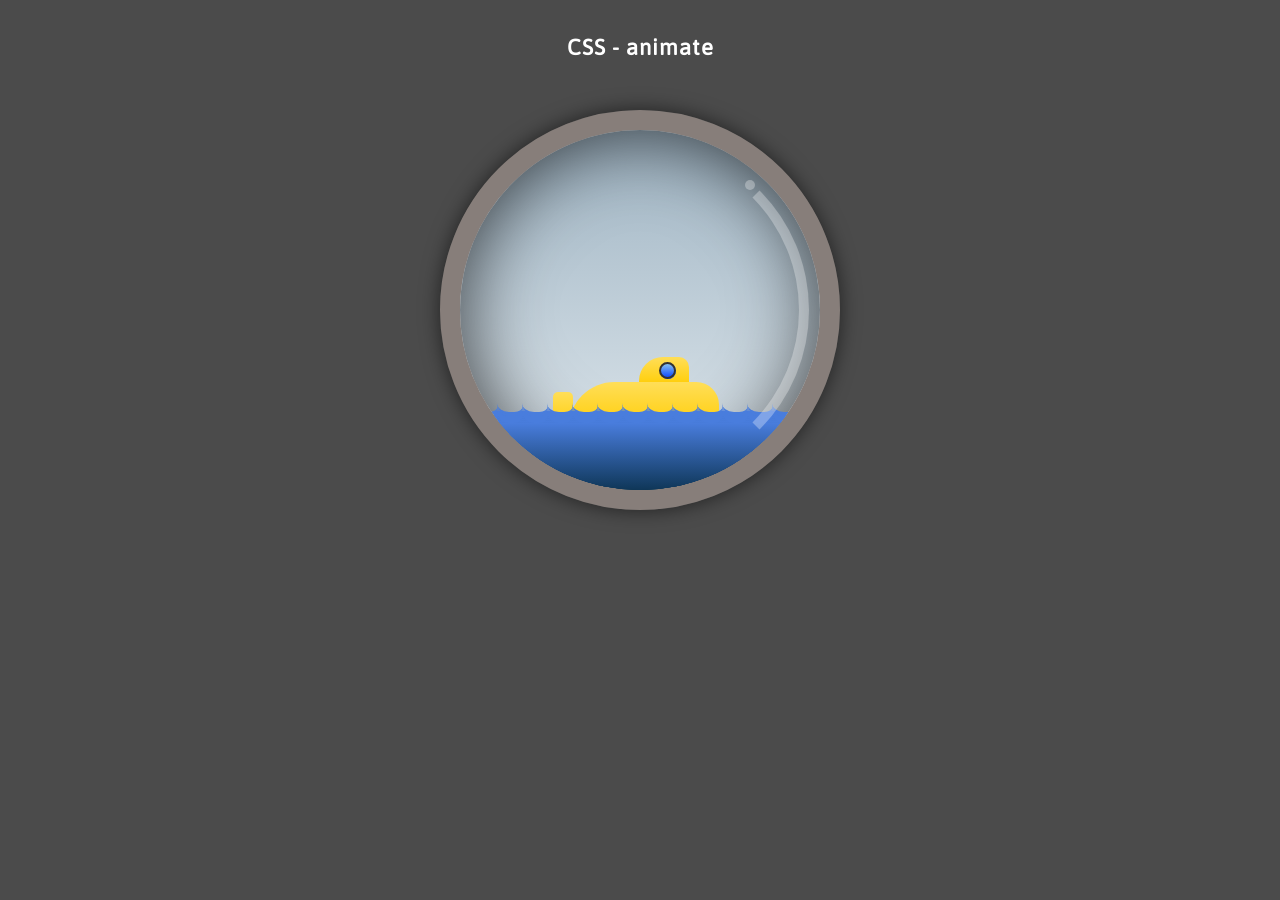
<file: animate/index.html>
<!DOCTYPE html>
<html lang="ru-RU">
  <head>
    <meta charset="utf-8">
    <title>Animate</title><!--[if IE]>
    <meta http-equiv="X-UA-Compatible" content="IE = edge"><![endif]-->
    <meta name="viewport" content="width=device-width,initial-scale=1">
    <meta name="keywords" content="">
    <link rel="stylesheet" type="text/css" href="static/css/styles.css"><!--[if lt IE 9]>
    <script src="https://cdnjs.cloudflare.com/ajax/libs/html5shiv/3.7.3/html5shiv-printshiv.min.js"></script><![endif]-->
  </head>
  <body class="index-page">
    <!--include ../modules/header/header-->
    <!--include modules/section/tuesday-->
    <!--include modules/section/csshake-->
    <!--include modules/section/cssanimate-->
    <section class="s-css-animate-ship">
      <div class="container">
        <div class="s-title">
          <div class="span title">CSS - animate</div>
        </div>
        <div class="globe-ship">
          <div class="waves">
            <div class="wave"></div>
            <div class="wave"></div>
            <div class="wave"></div>
            <div class="wave"></div>
            <div class="wave"></div>
            <div class="wave"></div>
            <div class="wave"></div>
            <div class="wave"></div>
            <div class="wave"></div>
            <div class="wave"></div>
            <div class="wave"></div>
            <div class="wave"></div>
            <div class="wave"></div>
            <div class="wave"></div>
            <div class="wave"></div>
            <div class="wave"></div>
            <div class="wave"></div>
            <div class="wave"></div>
            <div class="wave"></div>
            <div class="wave"></div>
            <div class="wave"></div>
            <div class="wave"></div>
            <div class="wave"></div>
            <div class="wave"></div>
          </div>
          <div class="waves waves2">
            <div class="wave"></div>
            <div class="wave"></div>
            <div class="wave"></div>
            <div class="wave"></div>
            <div class="wave"></div>
            <div class="wave"></div>
            <div class="wave"></div>
            <div class="wave"></div>
            <div class="wave"></div>
            <div class="wave"></div>
            <div class="wave"></div>
            <div class="wave"></div>
            <div class="wave"></div>
            <div class="wave"></div>
            <div class="wave"></div>
            <div class="wave"></div>
            <div class="wave"></div>
            <div class="wave"></div>
            <div class="wave"></div>
            <div class="wave"></div>
            <div class="wave"></div>
            <div class="wave"></div>
            <div class="wave"></div>
            <div class="wave"></div>
          </div>
          <div class="waves waves3">
            <div class="wave"></div>
            <div class="wave"></div>
            <div class="wave"></div>
            <div class="wave"></div>
            <div class="wave"></div>
            <div class="wave"></div>
            <div class="wave"></div>
            <div class="wave"></div>
            <div class="wave"></div>
            <div class="wave"></div>
            <div class="wave"></div>
            <div class="wave"></div>
            <div class="wave"></div>
            <div class="wave"></div>
            <div class="wave"></div>
            <div class="wave"></div>
            <div class="wave"></div>
            <div class="wave"></div>
            <div class="wave"></div>
            <div class="wave"></div>
            <div class="wave"></div>
            <div class="wave"></div>
            <div class="wave"></div>
            <div class="wave"></div>
          </div>
          <div class="waves waves4">
            <div class="wave"></div>
            <div class="wave"></div>
            <div class="wave"></div>
            <div class="wave"></div>
            <div class="wave"></div>
            <div class="wave"></div>
            <div class="wave"></div>
            <div class="wave"></div>
            <div class="wave"></div>
            <div class="wave"></div>
            <div class="wave"></div>
            <div class="wave"></div>
            <div class="wave"></div>
            <div class="wave"></div>
            <div class="wave"></div>
            <div class="wave"></div>
            <div class="wave"></div>
            <div class="wave"></div>
            <div class="wave"></div>
            <div class="wave"></div>
            <div class="wave"></div>
            <div class="wave"></div>
            <div class="wave"></div>
            <div class="wave"></div>
          </div>
          <div class="waves waves5">
            <div class="wave"></div>
            <div class="wave"></div>
            <div class="wave"></div>
            <div class="wave"></div>
            <div class="wave"></div>
            <div class="wave"></div>
            <div class="wave"></div>
            <div class="wave"></div>
            <div class="wave"></div>
            <div class="wave"></div>
            <div class="wave"></div>
            <div class="wave"></div>
            <div class="wave"></div>
            <div class="wave"></div>
            <div class="wave"></div>
            <div class="wave"></div>
            <div class="wave"></div>
            <div class="wave"></div>
            <div class="wave"></div>
            <div class="wave"></div>
            <div class="wave"></div>
            <div class="wave"></div>
            <div class="wave"></div>
            <div class="wave"></div>
          </div>
          <div class="cloud-ship big"></div>
          <div class="cloud-ship small"></div>
          <div class="ship-wrapp">
            <div class="ship">
              <div class="felling"></div>
              <div class="carcase"></div>
              <div class="wheel"></div>
            </div>
          </div>
        </div>
      </div>
    </section>
    <footer></footer>
    <script src="static/js/libs.min.js"></script>
    <script src="static/js/main.js"></script>
  </body>
</html>
</file>
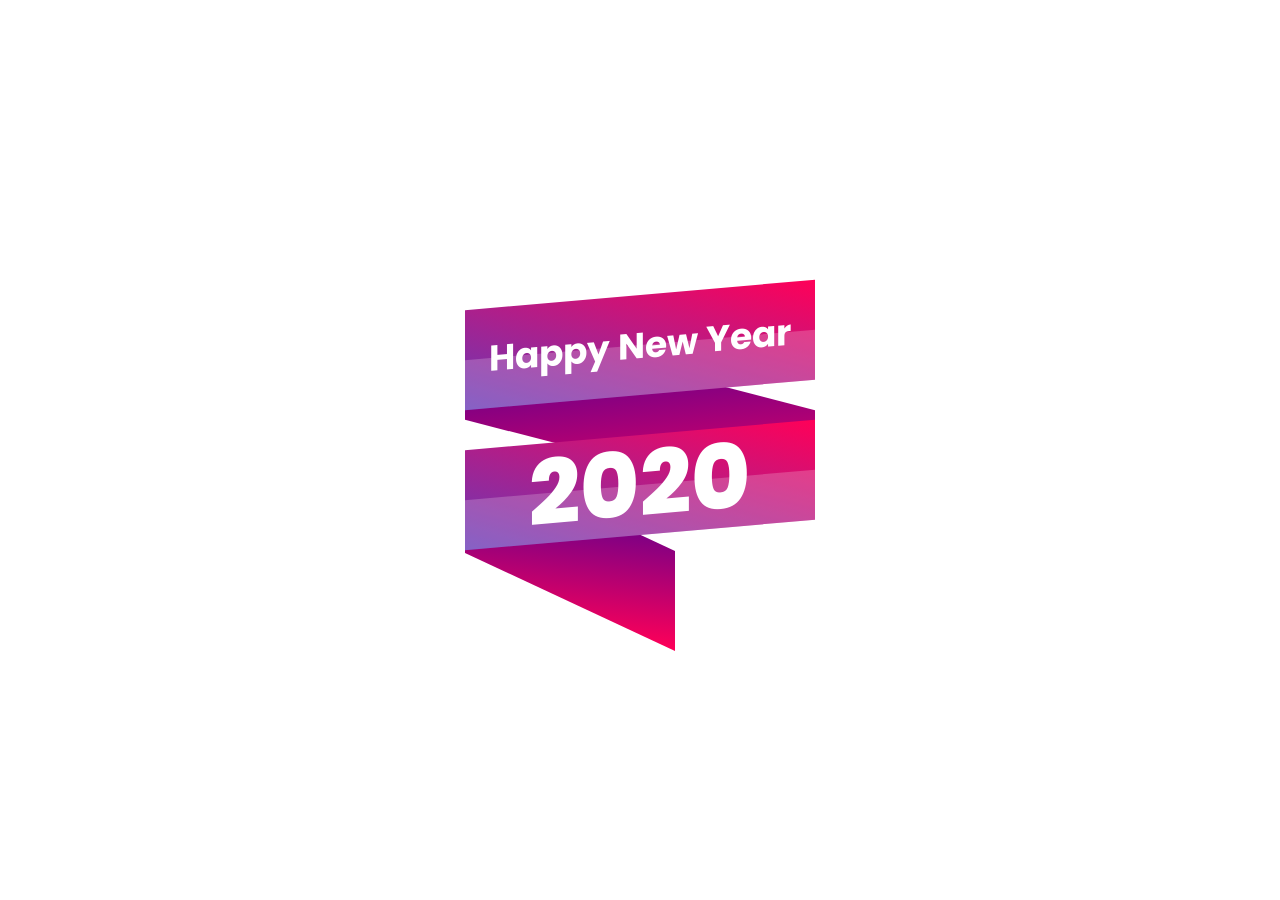
<file: new-year/index.html>
<!DOCTYPE html>
<html lang="en">
  <head>
    <meta charset="utf-8">
    <title>Happy 2020</title><!--[if IE]>
    <meta http-equiv="X-UA-Compatible" content="IE = edge"><![endif]-->
    <meta name="viewport" content="width=device-width,initial-scale=1">
    <meta name="HandheldFriendly" content="true">
    <meta name="MobileOptimized" content="width">
    <meta content="yes" name="apple-mobile-web-app-capable">
    <meta name="keywords" content="">
    <meta name="msapplication-TileColor" content="#000000">
    <meta name="msapplication-TileImage" content="favicon/ms-icon-144x144.png">
    <meta name="theme-color" content="#000000">
    <link rel="stylesheet" type="text/css" href="css/main.css"><!--[if lt IE 9]>
    <script></script><![endif]-->
  </head>
  <body>
    <!--audio(autoplay)-->
    <!--    | Ваш браузер не поддерживает элемент-->
    <!--    code audio-->
    <!--    | .-->
    <!--    source(src="happy_.ogg")-->
    <!--    source(src="happy_.mp3")-->
    <embed src="happy_.ogg" autostart="true" hidden="true">
    <embed src="happy_.mp3" autostart="true" hidden="true">
    <div class="loading">
      <h2>2019</h2>
      <div class="bar"></div>
      <h2>2020</h2>
    </div>
    <div class="center">
      <div>
        <h2>Happy New Year</h2>
      </div>
      <div></div>
      <div>
        <h2>2020</h2>
      </div>
      <div></div>
    </div>
    <script src="js/main.js"></script>
  </body>
</html>
</file>
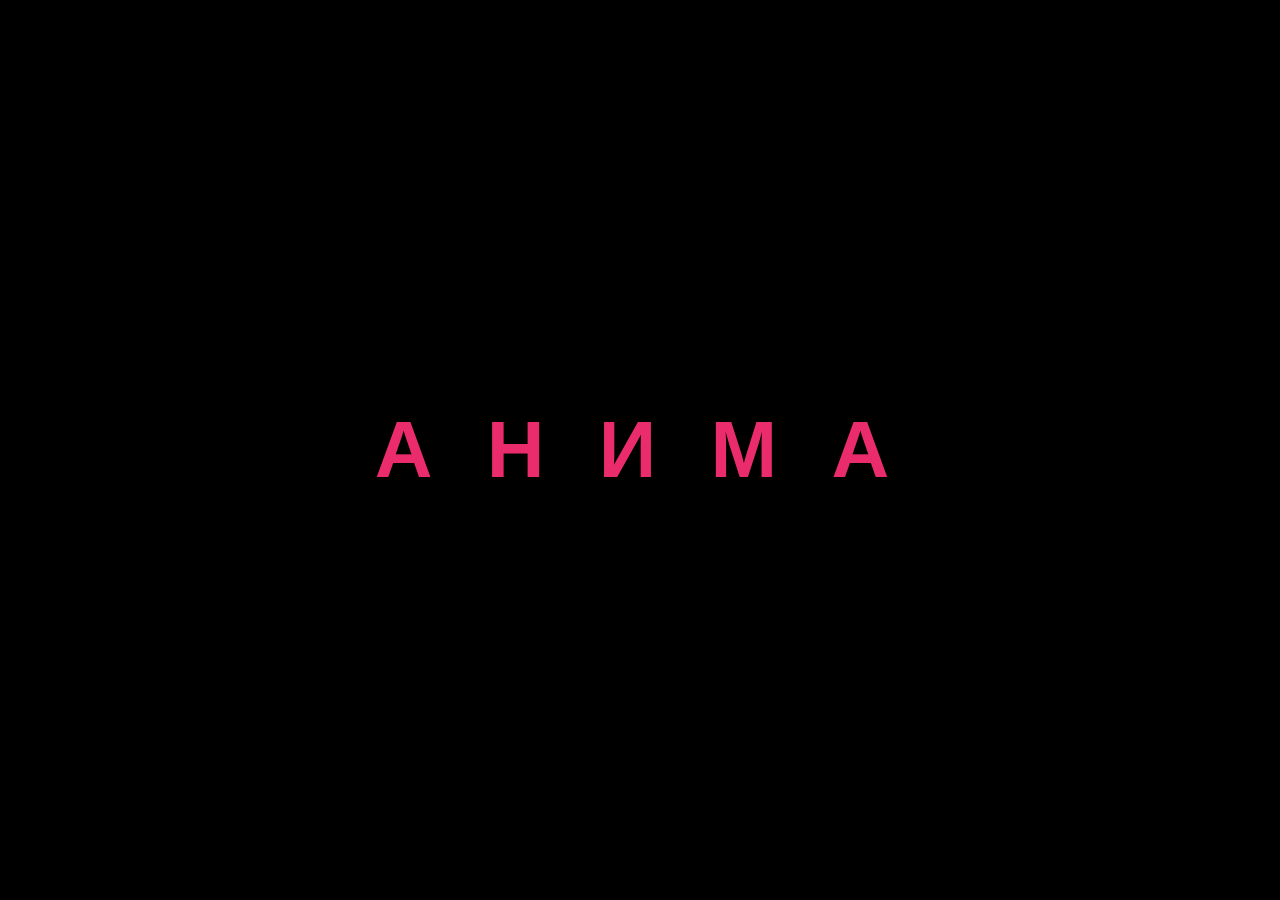
<file: romantic/index.html>
<!doctype html>
<html lang="en">
<head>
	<meta charset="UTF-8">
	<meta name="viewport"
		  content="width=device-width, user-scalable=no, initial-scale=1.0, maximum-scale=1.0, minimum-scale=1.0">
	<meta http-equiv="X-UA-Compatible" content="ie=edge">
	<meta name='HandheldFriendly' content='true'>
	<meta name='MobileOptimized' content='width'>
	<meta content='yes' name='apple-mobile-web-app-capable'>
	<meta name="keywords" content="">
	<meta name="theme-color" content="#000000">
	<title>Romantice</title>
	<link rel="stylesheet" href="style.css">
</head>
<body>
	<section>
		<div class="wrap-video">
			<video src="romance_Trim.mp4" autoplay muted></video>
		</div>
		<h1>
			<span>А</span>
			<span>Н</span>
			<span>И</span>
			<span>М</span>
			<span>А</span>
		</h1>
	</section>

</body>
</html>
</file>
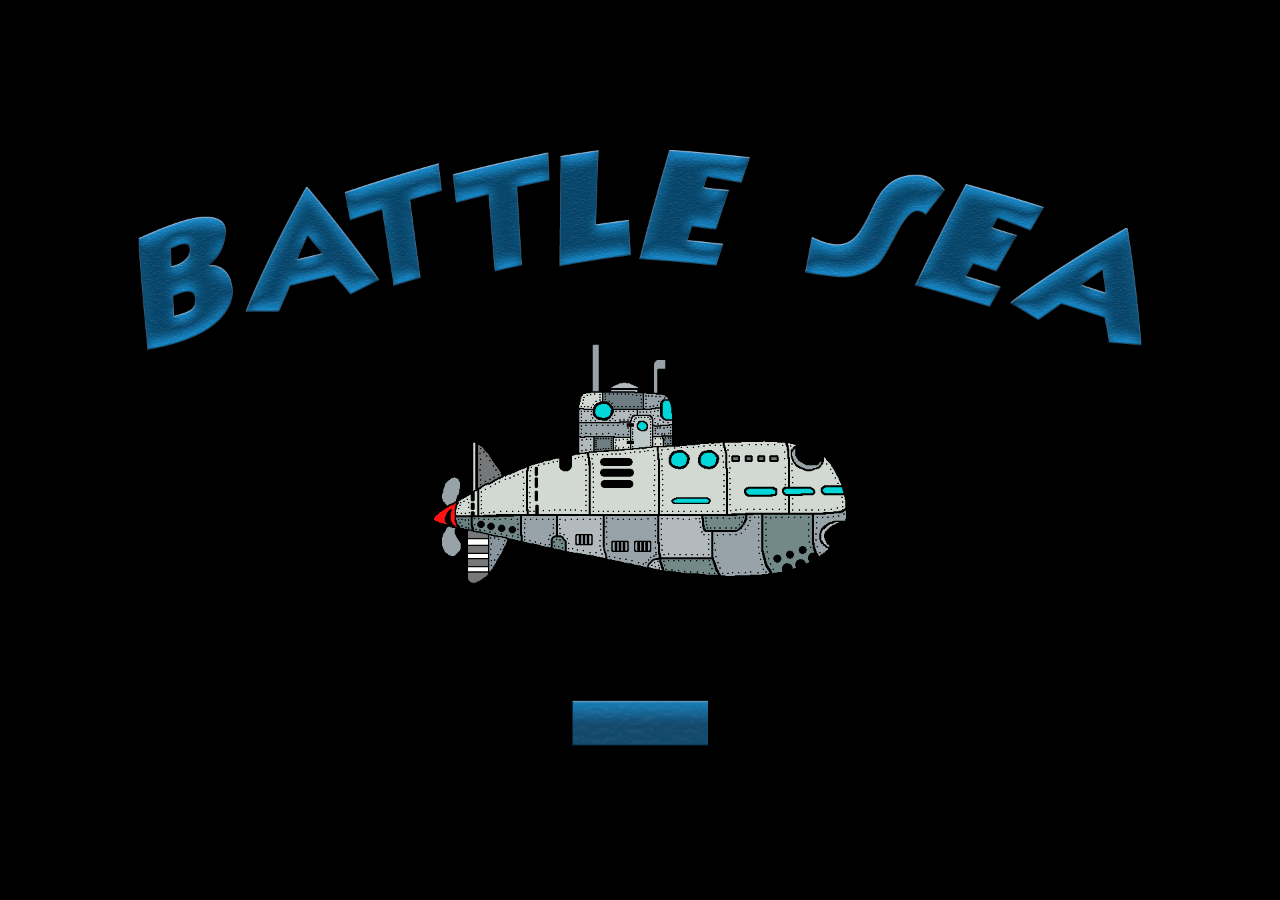
<file: seabattle-v5/index.html>
<!DOCTYPE HTML>
<html lang="ru">
<head>
	<meta charset="utf-8">
    <meta name="mobile-web-app-capable" content="yes">
    <meta name="viewport" content="width=device-width">
    <link rel="icon" sizes="152x152" href="submarine.png">
	<title>Battle Sea v5</title>
    <script src="libs/phaser.js"></script>
    <script src="Boot.js"></script>
    <script src="Preloader.js"></script>
    <script src="StartMenu.js"></script>
    <script src="Game.js"></script>
    <script src="GameOver.js"></script>
	<style>
		body {
			padding: 0;
			margin: 0;
			background-color: #000000;
        }
        @font-face {
            font-family: Minnie;
            src: url('./fonts/minnie.eot');
            src: url('./fonts/vrzb.eot?#iefix') format('eot'),
            url('./fonts/minnie.woff') format('woff'),
            url('./fonts/minnie.ttf') format('truetype'),
            url('./fonts/minnie.svg') format('svg');
            font-weight: normal;
            font-style: normal;
        }
	</style>
</head>
<body>
    <div class="font_preload hidden">
        <span style="font-family: Minnie"></span>
    </div>
    <div id="gameContainer"></div>
    <script type="text/javascript">
        window.onload = function() {

            var game = new Phaser.Game(1920, 1080, Phaser.AUTO, 'gameContainer');

            // ГЛОБАЛЬНЫЕ ПЕРЕМЕННЫЕ ( доступные по вызову this.game.global.......)

            game.global = {
                totalKilledEnemies : 0, // кол-во уничтоженных противников
                totalMoney : 0,         // кол-во денег
                shipActive : 0,         // флаг наличия корабля (своего)
                addHealthActive : 0,    // флаг наличия объекта добавляющего жизнь
                dustActive : 0,         // флаг наличия пыли (при косании дна)
                bombActive : 0,         // флаг наличия бомбы
                bombActivated : 0,      // флаг взрыва бомбы
                enemyShipActive : 0     // флаг наличия корабля противника
            }

            game.state.add('Boot', BattleSea.Boot);
            game.state.add('Preloader', BattleSea.Preloader);
            game.state.add('StartMenu', BattleSea.StartMenu);
            game.state.add('Game', BattleSea.Game);
            game.state.add('GameOver', BattleSea.GameOver);
            game.state.start('Boot');
        }
        
    </script>
</body>
</html>
</file>
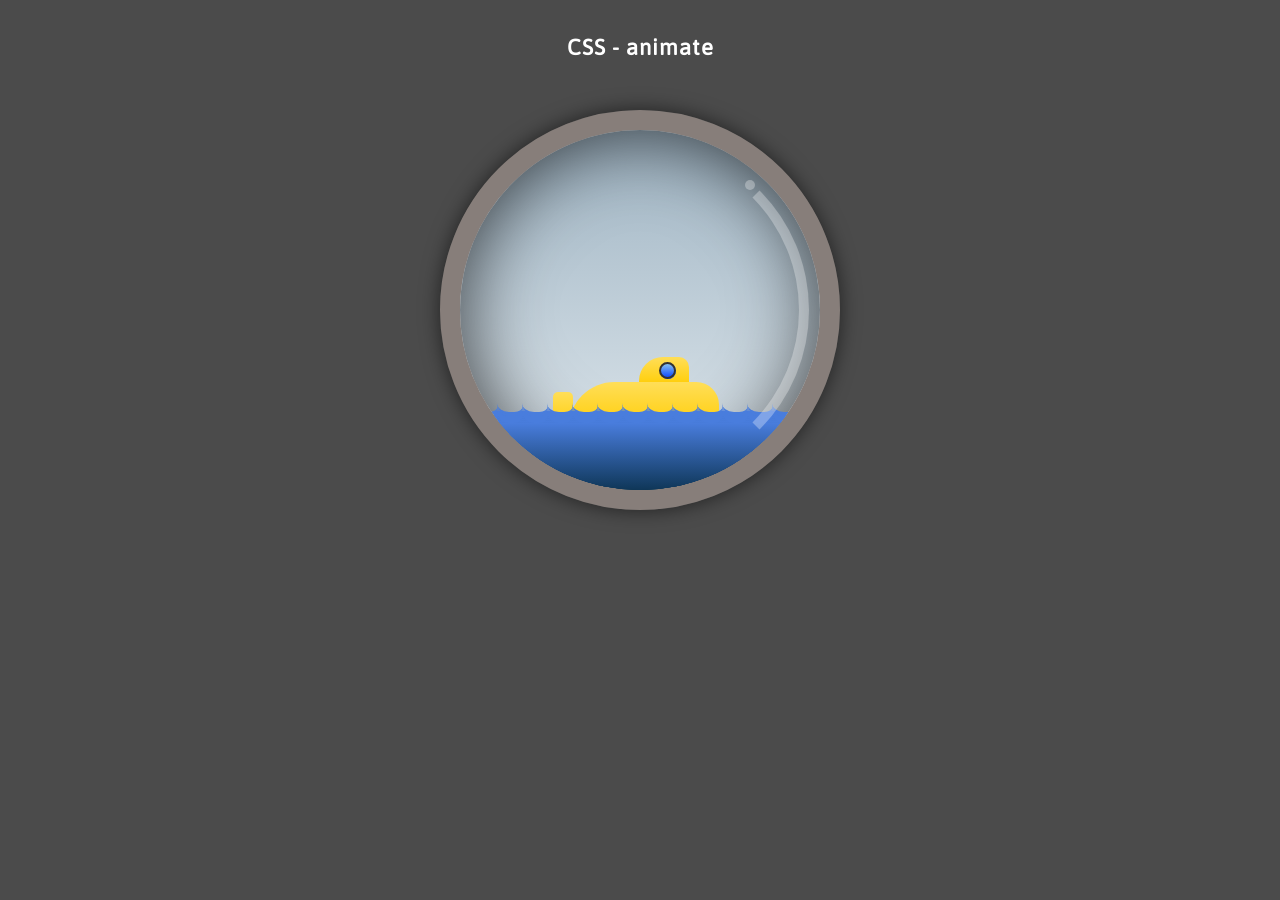
<file: make_up_blocks/animate/index.html>
<!DOCTYPE html>
<html lang="ru-RU">
  <head>
    <meta charset="utf-8">
    <title>Animate - Tuesday</title><!--[if IE]>
    <meta http-equiv="X-UA-Compatible" content="IE = edge"><![endif]-->
    <meta name="viewport" content="width=device-width,initial-scale=1">
    <meta name="keywords" content="">
    <link rel="stylesheet" type="text/css" href="static/css/styles.css"><!--[if lt IE 9]>
    <script src="https://cdnjs.cloudflare.com/ajax/libs/html5shiv/3.7.3/html5shiv-printshiv.min.js"></script><![endif]-->
  </head>
  <body class="index-page">
    <!--include ../modules/header/header-->
    <!--include modules/section/tuesday-->
    <!--include modules/section/csshake-->
    <!--include modules/section/cssanimate-->
    <section class="s-css-animate-ship">
      <div class="container">
        <div class="s-title">
          <div class="span title">CSS - animate</div>
        </div>
        <div class="globe-ship">
          <div class="waves">
            <div class="wave"></div>
            <div class="wave"></div>
            <div class="wave"></div>
            <div class="wave"></div>
            <div class="wave"></div>
            <div class="wave"></div>
            <div class="wave"></div>
            <div class="wave"></div>
            <div class="wave"></div>
            <div class="wave"></div>
            <div class="wave"></div>
            <div class="wave"></div>
            <div class="wave"></div>
            <div class="wave"></div>
            <div class="wave"></div>
            <div class="wave"></div>
            <div class="wave"></div>
            <div class="wave"></div>
            <div class="wave"></div>
            <div class="wave"></div>
            <div class="wave"></div>
            <div class="wave"></div>
            <div class="wave"></div>
            <div class="wave"></div>
          </div>
          <div class="waves waves2">
            <div class="wave"></div>
            <div class="wave"></div>
            <div class="wave"></div>
            <div class="wave"></div>
            <div class="wave"></div>
            <div class="wave"></div>
            <div class="wave"></div>
            <div class="wave"></div>
            <div class="wave"></div>
            <div class="wave"></div>
            <div class="wave"></div>
            <div class="wave"></div>
            <div class="wave"></div>
            <div class="wave"></div>
            <div class="wave"></div>
            <div class="wave"></div>
            <div class="wave"></div>
            <div class="wave"></div>
            <div class="wave"></div>
            <div class="wave"></div>
            <div class="wave"></div>
            <div class="wave"></div>
            <div class="wave"></div>
            <div class="wave"></div>
          </div>
          <div class="waves waves3">
            <div class="wave"></div>
            <div class="wave"></div>
            <div class="wave"></div>
            <div class="wave"></div>
            <div class="wave"></div>
            <div class="wave"></div>
            <div class="wave"></div>
            <div class="wave"></div>
            <div class="wave"></div>
            <div class="wave"></div>
            <div class="wave"></div>
            <div class="wave"></div>
            <div class="wave"></div>
            <div class="wave"></div>
            <div class="wave"></div>
            <div class="wave"></div>
            <div class="wave"></div>
            <div class="wave"></div>
            <div class="wave"></div>
            <div class="wave"></div>
            <div class="wave"></div>
            <div class="wave"></div>
            <div class="wave"></div>
            <div class="wave"></div>
          </div>
          <div class="waves waves4">
            <div class="wave"></div>
            <div class="wave"></div>
            <div class="wave"></div>
            <div class="wave"></div>
            <div class="wave"></div>
            <div class="wave"></div>
            <div class="wave"></div>
            <div class="wave"></div>
            <div class="wave"></div>
            <div class="wave"></div>
            <div class="wave"></div>
            <div class="wave"></div>
            <div class="wave"></div>
            <div class="wave"></div>
            <div class="wave"></div>
            <div class="wave"></div>
            <div class="wave"></div>
            <div class="wave"></div>
            <div class="wave"></div>
            <div class="wave"></div>
            <div class="wave"></div>
            <div class="wave"></div>
            <div class="wave"></div>
            <div class="wave"></div>
          </div>
          <div class="waves waves5">
            <div class="wave"></div>
            <div class="wave"></div>
            <div class="wave"></div>
            <div class="wave"></div>
            <div class="wave"></div>
            <div class="wave"></div>
            <div class="wave"></div>
            <div class="wave"></div>
            <div class="wave"></div>
            <div class="wave"></div>
            <div class="wave"></div>
            <div class="wave"></div>
            <div class="wave"></div>
            <div class="wave"></div>
            <div class="wave"></div>
            <div class="wave"></div>
            <div class="wave"></div>
            <div class="wave"></div>
            <div class="wave"></div>
            <div class="wave"></div>
            <div class="wave"></div>
            <div class="wave"></div>
            <div class="wave"></div>
            <div class="wave"></div>
          </div>
          <div class="cloud-ship big"></div>
          <div class="cloud-ship small"></div>
          <div class="ship-wrapp">
            <div class="ship">
              <div class="felling"></div>
              <div class="carcase"></div>
              <div class="wheel"></div>
            </div>
          </div>
        </div>
      </div>
    </section>
    <footer></footer>
    <script src="static/js/libs.min.js"></script>
    <script src="static/js/main.js"></script>
  </body>
</html>
</file>
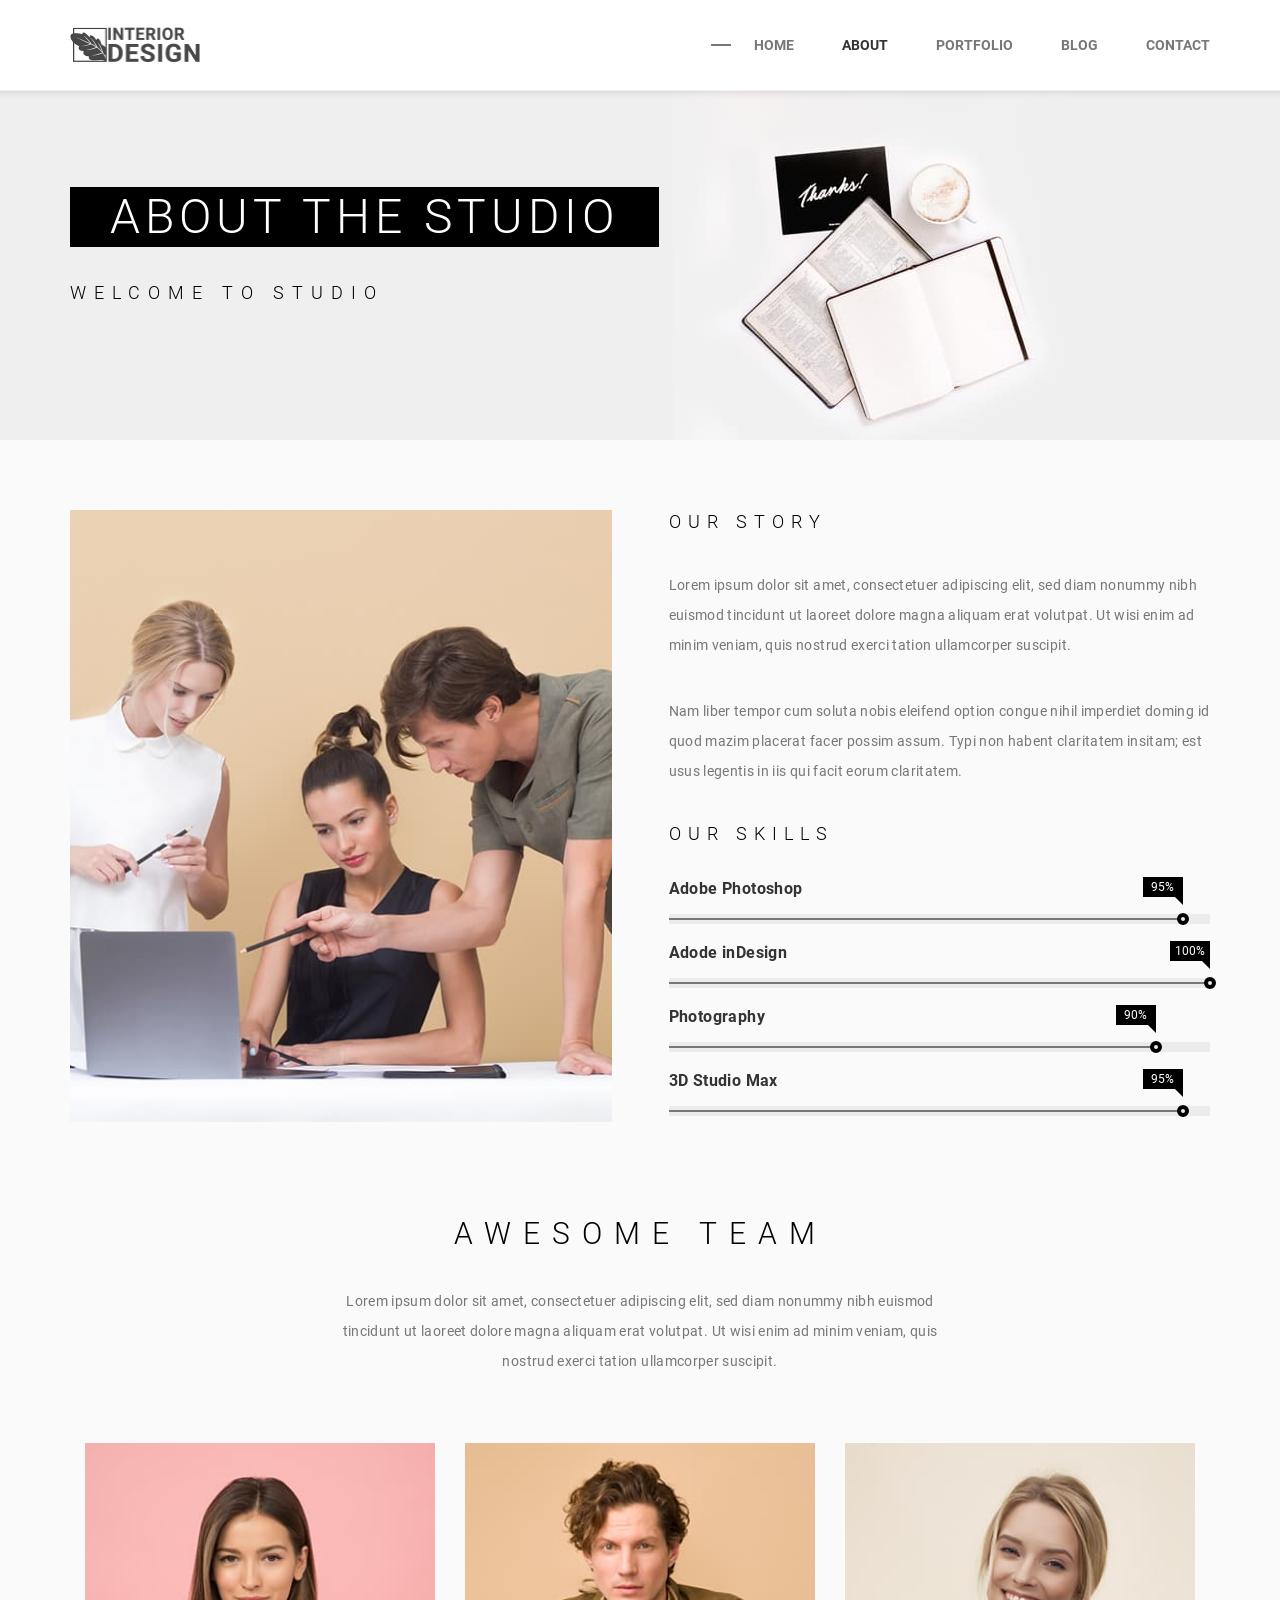
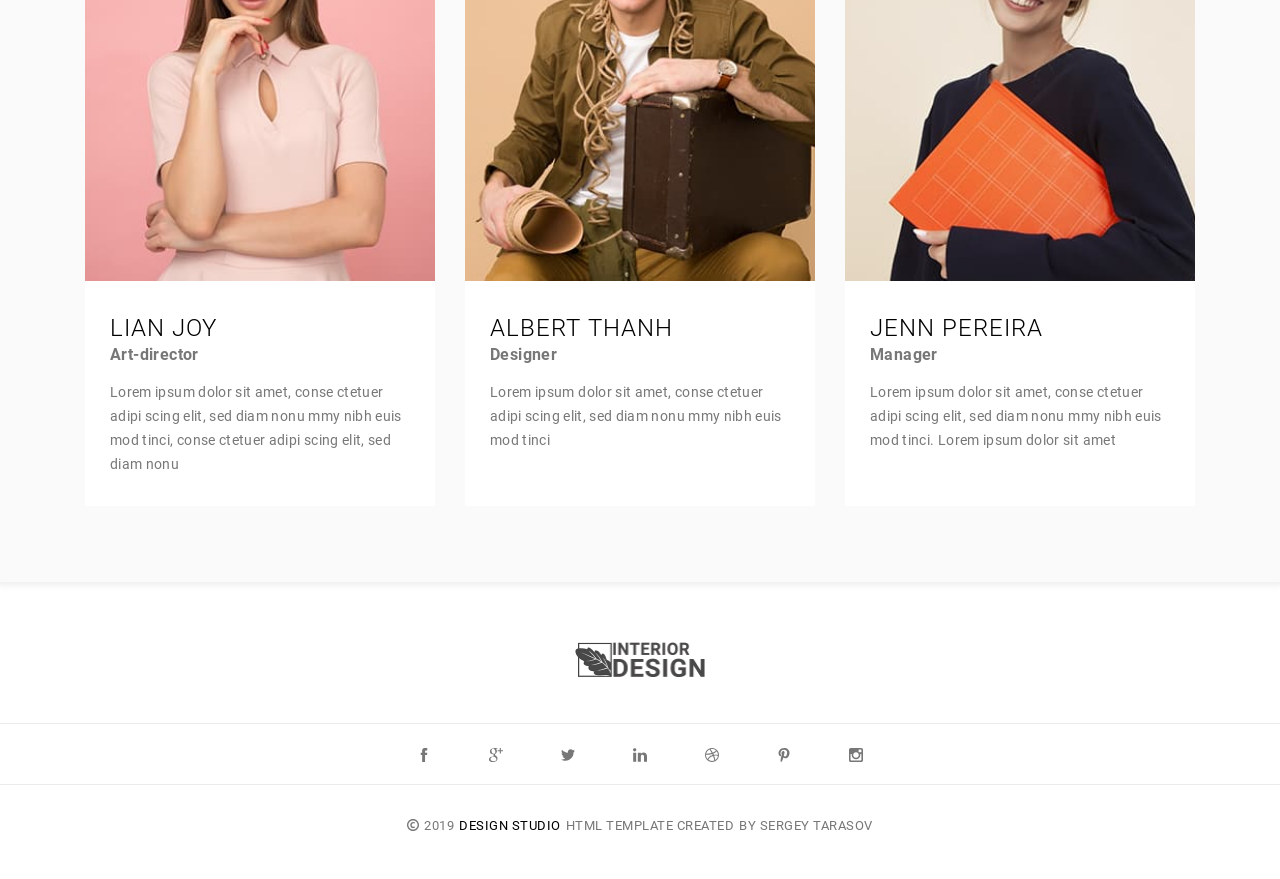
<file: design-studio/about.html>
<!DOCTYPE html>
<html lang="en">
  <head>
    <meta charset="utf-8">
    <title>About</title><!--[if IE]>
    <meta http-equiv="X-UA-Compatible" content="IE = edge"><![endif]-->
    <meta name="viewport" content="width=device-width,initial-scale=1">
    <meta name="HandheldFriendly" content="true">
    <meta name="MobileOptimized" content="width">
    <meta content="yes" name="apple-mobile-web-app-capable">
    <meta name="keywords" content="">
    <link rel="apple-touch-icon" sizes="57x57" href="favicon/apple-icon-57x57.png">
    <link rel="apple-touch-icon" sizes="60x60" href="favicon/apple-icon-60x60.png">
    <link rel="apple-touch-icon" sizes="72x72" href="favicon/apple-icon-72x72.png">
    <link rel="apple-touch-icon" sizes="76x76" href="favicon/apple-icon-76x76.png">
    <link rel="apple-touch-icon" sizes="114x114" href="favicon/apple-icon-114x114.png">
    <link rel="apple-touch-icon" sizes="120x120" href="favicon/apple-icon-120x120.png">
    <link rel="apple-touch-icon" sizes="144x144" href="favicon/apple-icon-144x144.png">
    <link rel="apple-touch-icon" sizes="152x152" href="favicon/apple-icon-152x152.png">
    <link rel="apple-touch-icon" sizes="180x180" href="favicon/apple-icon-180x180.png">
    <link rel="icon" type="image/png" sizes="192x192" href="favicon/android-icon-192x192.png">
    <link rel="icon" type="image/png" sizes="32x32" href="favicon/favicon-32x32.png">
    <link rel="icon" type="image/png" sizes="96x96" href="favicon/favicon-96x96.png">
    <link rel="icon" type="image/png" sizes="16x16" href="favicon/favicon-16x16.png">
    <link rel="manifest" href="favicon/manifest.json">
    <meta name="msapplication-TileColor" content="#000000">
    <meta name="msapplication-TileImage" content="favicon/ms-icon-144x144.png">
    <meta name="theme-color" content="#000000">
    <link rel="stylesheet" type="text/css" href="static/css/styles.min.css"><!--[if lt IE 9]>
    <script src="https://cdnjs.cloudflare.com/ajax/libs/html5shiv/3.7.3/html5shiv-printshiv.min.js"></script><![endif]-->
  </head>
  <body class="page">
    <div id="my-page">
      <div id="my-header">
        <header class="header">
          <div class="container">
            <div class="wrapper-header">
              <div class="wrapper-header__left">
                <div class="header-logo"><a class="header-logo__link" href="index.html"><img class="header-logo__img" src="static/images/general/logo.png" alt="логотип"></a></div>
              </div>
              <div class="wrapper-header__right">
                <nav class="header-menu">
                  <ul class="header-menu__list" id="headerMenu">
                    <li class="header-menu__item"><a class="header-menu__link" href="index.html">home</a></li>
                    <li class="header-menu__item"><a class="header-menu__link" href="about.html">about</a></li>
                    <li class="header-menu__item"><a class="header-menu__link" href="portfolio.html">portfolio</a></li>
                    <li class="header-menu__item"><a class="header-menu__link" href="blog.html">blog</a></li>
                    <li class="header-menu__item"><a class="header-menu__link" href="contacts.html">contact</a></li>
                  </ul>
                </nav><a class="hamburger hamburger--spring" href="#topMenu"><span class="hamburger-box"><span class="hamburger-inner"></span></span></a>
                <nav class="header-menu--mobile" id="topMenu" data="mmenu">
                  <ul class="header-menu__list--mobile">
                    <li class="header-menu__item"><a class="header-menu__link" href="index.html">home</a></li>
                    <li class="header-menu__item"><a class="header-menu__link" href="about.html">about</a></li>
                    <li class="header-menu__item"><a class="header-menu__link" href="portfolio.html">portfolio</a></li>
                    <li class="header-menu__item"><a class="header-menu__link" href="blog.html">blog</a></li>
                    <li class="header-menu__item"><a class="header-menu__link" href="contacts.html">contact</a></li>
                  </ul>
                </nav>
              </div>
            </div>
          </div>
        </header>
      </div>
      <div id="my-content">
        <section class="s-top-banner__bg s-top-banner__bg--mobile" style="background-image:url('static/images/general/about/top-bg__about--mobile.jpg')">
          <div class="container">
            <div class="top-banner__info">
              <h1 class="top-banner__title">About the Studio</h1><span class="top-banner__subtitle">Welcome to Studio</span>
            </div>
          </div>
        </section>
        <section class="s-top-banner__bg s-top-banner__bg--tablet" style="background-image:url('static/images/general/about/top-bg__about--tablet.jpg')">
          <div class="container">
            <div class="top-banner__info">
              <h1 class="top-banner__title">About the Studio</h1><span class="top-banner__subtitle">Welcome to Studio</span>
            </div>
          </div>
        </section>
        <section class="s-top-banner__bg s-top-banner__bg--desktop-small" style="background-image:url('static/images/general/about/top-bg__about--desktop-small.jpg')">
          <div class="container">
            <div class="top-banner__info">
              <h1 class="top-banner__title">About the Studio</h1><span class="top-banner__subtitle">Welcome to Studio</span>
            </div>
          </div>
        </section>
        <section class="s-top-banner__bg" style="background-image:url('static/images/general/about/top-bg__about.jpg')">
          <div class="container">
            <div class="top-banner__info">
              <h1 class="top-banner__title">About the Studio</h1><span class="top-banner__subtitle">Welcome to Studio</span>
            </div>
          </div>
        </section>
        <section class="s-story-skill">
          <div class="container">
            <div class="story-skill-body">
              <div class="story-skill__image-block"><img class="story-skill__image" src="static/images/content/about/story-skills.jpg" alt="img"></div>
              <div class="story-skill__description-block">
                <div class="story-block">
                  <h3 class="story-block__title">Our story</h3>
                  <p class="story-block__text">Lorem ipsum dolor sit amet, consectetuer adipiscing elit, sed diam nonummy nibh euismod tincidunt ut laoreet dolore magna aliquam erat volutpat. Ut wisi enim ad minim veniam, quis nostrud exerci tation ullamcorper suscipit.</p>
                  <p class="story-block__text">Nam liber tempor cum soluta nobis eleifend option congue nihil imperdiet doming id quod mazim placerat facer possim assum. Typi non habent claritatem insitam; est usus legentis in iis qui facit eorum claritatem.</p>
                </div>
                <div class="skills-block">
                  <h3 class="skills-block__title">Our skills</h3><span class="skills-block__item">Adobe Photoshop</span>
                  <div class="wrap-skills__line">
                    <div class="skills-block__flag skills-block__flag-1"><span class="skills-block__value">95%</span></div>
                    <div class="skills-block__line skills-block__line-1"></div>
                  </div><span class="skills-block__item">Adode inDesign</span>
                  <div class="wrap-skills__line">
                    <div class="skills-block__flag skills-block__flag-2"><span class="skills-block__value">100%</span></div>
                    <div class="skills-block__line skills-block__line-2"></div>
                  </div><span class="skills-block__item">Photography</span>
                  <div class="wrap-skills__line">
                    <div class="skills-block__flag skills-block__flag-3"><span class="skills-block__value">90%</span></div>
                    <div class="skills-block__line skills-block__line-3"></div>
                  </div><span class="skills-block__item">3D Studio Max</span>
                  <div class="wrap-skills__line">
                    <div class="skills-block__flag skills-block__flag-4"><span class="skills-block__value">95%</span></div>
                    <div class="skills-block__line skills-block__line-4"></div>
                  </div>
                </div>
              </div>
            </div>
            <div class="skill__description-block--desktop-small">
              <div class="skills-block">
                <h3 class="skills-block__title">Our skills</h3><span class="skills-block__item">Adobe Photoshop</span>
                <div class="wrap-skills__line">
                  <div class="skills-block__flag skills-block__flag-1"><span class="skills-block__value">95%</span></div>
                  <div class="skills-block__line skills-block__line-1"></div>
                </div><span class="skills-block__item">Adode inDesign</span>
                <div class="wrap-skills__line">
                  <div class="skills-block__flag skills-block__flag-2"><span class="skills-block__value">100%</span></div>
                  <div class="skills-block__line skills-block__line-2"></div>
                </div><span class="skills-block__item">Photography</span>
                <div class="wrap-skills__line">
                  <div class="skills-block__flag skills-block__flag-3"><span class="skills-block__value">90%</span></div>
                  <div class="skills-block__line skills-block__line-3"></div>
                </div><span class="skills-block__item">3D Studio Max</span>
                <div class="wrap-skills__line">
                  <div class="skills-block__flag skills-block__flag-4"><span class="skills-block__value">95%</span></div>
                  <div class="skills-block__line skills-block__line-4"></div>
                </div>
              </div>
            </div>
          </div>
        </section>
        <section class="s-team">
          <div class="container">
            <div class="section-header">
              <h2 class="section-title">Awesome team</h2>
              <p class="section-description">Lorem ipsum dolor sit amet, consectetuer adipiscing elit, sed diam nonummy nibh euismod tincidunt ut laoreet dolore magna aliquam erat volutpat. Ut wisi enim ad minim veniam, quis nostrud exerci tation ullamcorper suscipit.</p>
            </div>
            <div class="all-team-prev">
              <div class="team-prev__card">
                <div class="team-prev__card__img" style="background-image:url('static/images/content/about/team-card-1.jpg')"></div>
                <div class="team-prev__card__text"><span class="team-prev__card__name">Lian Joy</span><span class="team-prev__card__profession">Art-director</span>
                  <p class="team-prev__card__description">Lorem ipsum dolor sit amet, conse ctetuer adipi scing elit, sed diam nonu mmy nibh euis mod tinci, conse ctetuer adipi scing elit, sed diam nonu</p>
                </div>
              </div>
              <div class="team-prev__card">
                <div class="team-prev__card__img" style="background-image:url('static/images/content/about/team-card-2.jpg')"></div>
                <div class="team-prev__card__text"><span class="team-prev__card__name">Albert Thanh</span><span class="team-prev__card__profession">Designer</span>
                  <p class="team-prev__card__description">Lorem ipsum dolor sit amet, conse ctetuer adipi scing elit, sed diam nonu mmy nibh euis mod tinci</p>
                </div>
              </div>
              <div class="team-prev__card">
                <div class="team-prev__card__img" style="background-image:url('static/images/content/about/team-card-3.jpg')"></div>
                <div class="team-prev__card__text"><span class="team-prev__card__name">Jenn Pereira</span><span class="team-prev__card__profession">Manager</span>
                  <p class="team-prev__card__description">Lorem ipsum dolor sit amet, conse ctetuer adipi scing elit, sed diam nonu mmy nibh euis mod tinci. Lorem ipsum dolor sit amet</p>
                </div>
              </div>
            </div>
          </div>
        </section>
      </div>
      <div id="my-footer">
        <footer class="footer">
          <div class="footer-logo"><a class="footer-logo__link" href="javascript:void(0)"><img class="footer-logo__img" src="static/images/general/logo.png" alt="логотип"></a></div>
          <div class="social-menu">
            <ul class="social-menu__list">
              <li class="social-menu__item"><a class="social-menu__link" href="javascript:void(0)">
                  <svg class="svg-sprite-icon icon-fb social-menu__icon">
                    <use xlink:href="static/images/svg/symbol/sprite.svg#fb"></use>
                  </svg></a></li>
              <li class="social-menu__item"><a class="social-menu__link" href="javascript:void(0)">
                  <svg class="svg-sprite-icon icon-g-plus social-menu__icon">
                    <use xlink:href="static/images/svg/symbol/sprite.svg#g-plus"></use>
                  </svg></a></li>
              <li class="social-menu__item"><a class="social-menu__link" href="javascript:void(0)">
                  <svg class="svg-sprite-icon icon-tw social-menu__icon">
                    <use xlink:href="static/images/svg/symbol/sprite.svg#tw"></use>
                  </svg></a></li>
              <li class="social-menu__item"><a class="social-menu__link" href="javascript:void(0)">
                  <svg class="svg-sprite-icon icon-lin social-menu__icon">
                    <use xlink:href="static/images/svg/symbol/sprite.svg#lin"></use>
                  </svg></a></li>
              <li class="social-menu__item"><a class="social-menu__link" href="javascript:void(0)">
                  <svg class="svg-sprite-icon icon-drib social-menu__icon">
                    <use xlink:href="static/images/svg/symbol/sprite.svg#drib"></use>
                  </svg></a></li>
              <li class="social-menu__item"><a class="social-menu__link" href="javascript:void(0)">
                  <svg class="svg-sprite-icon icon-pint social-menu__icon">
                    <use xlink:href="static/images/svg/symbol/sprite.svg#pint"></use>
                  </svg></a></li>
              <li class="social-menu__item"><a class="social-menu__link" href="javascript:void(0)">
                  <svg class="svg-sprite-icon icon-insta social-menu__icon">
                    <use xlink:href="static/images/svg/symbol/sprite.svg#insta"></use>
                  </svg></a></li>
            </ul>
          </div>
          <div class="footer-info"><span class="copyright">
              <svg class="svg-sprite-icon icon-copyright">
                <use xlink:href="static/images/svg/symbol/sprite.svg#copyright"></use>
              </svg></span><span>2019</span><span class="dark-color">Design Studio</span><span>HTML template created</span><span class="bottom">by Sergey Tarasov</span></div>
        </footer>
      </div>
    </div>
    <script src="static/js/libs.min.js"></script>
    <script src="static/js/main.min.js"></script>
  </body>
</html>
</file>
<file: animate/static/css/styles.css>
@font-face {
  font-family: "Asap-Bold";
  src: url("../fonts/Asap/Asap-Bold/Asap-Bold.eot");
  /* IE9 Compat Modes */
  src: url("../fonts/Asap/Asap-Bold/Asap-Bold.eot?#iefix") format("embedded-opentype"), url("../fonts/Asap/Asap-Bold/Asap-Bold.woff2") format("woff2"), url("../fonts/Asap/Asap-Bold/Asap-Bold.woff") format("woff"), url("../fonts/Asap/Asap-Bold/Asap-Bold.ttf") format("truetype"), url("../fonts/Asap/Asap-Bold/Asap-Bold.svg") format("svg");
  /* Legacy iOS */
  font-weight: normal;
  font-style: normal;
}

@font-face {
  font-family: "Asap-BoldItalic";
  src: url("../fonts/Asap/Asap-BoldItalic/Asap-BoldItalic.eot");
  /* IE9 Compat Modes */
  src: url("../fonts/Asap/Asap-BoldItalic/Asap-BoldItalic.eot?#iefix") format("embedded-opentype"), url("../fonts/Asap/Asap-BoldItalic/Asap-BoldItalic.woff2") format("woff2"), url("../fonts/Asap/Asap-BoldItalic/Asap-BoldItalic.woff") format("woff"), url("../fonts/Asap/Asap-BoldItalic/Asap-BoldItalic.ttf") format("truetype"), url("../fonts/Asap/Asap-BoldItalic/Asap-BoldItalic.svg") format("svg");
  /* Legacy iOS */
  font-weight: normal;
  font-style: normal;
}

@font-face {
  font-family: "Asap-Italic";
  src: url("../fonts/Asap/Asap-Italic/Asap-Italic.eot");
  /* IE9 Compat Modes */
  src: url("../fonts/Asap/Asap-Italic/Asap-Italic.eot?#iefix") format("embedded-opentype"), url("../fonts/Asap/Asap-Italic/Asap-Italic.woff2") format("woff2"), url("../fonts/Asap/Asap-Italic/Asap-Italic.woff") format("woff"), url("../fonts/Asap/Asap-Italic/Asap-Italic.ttf") format("truetype"), url("../fonts/Asap/Asap-Italic/Asap-Italic.svg") format("svg");
  /* Legacy iOS */
  font-weight: normal;
  font-style: normal;
}

@font-face {
  font-family: "Asap-Medium";
  src: url("../fonts/Asap/Asap-Medium/Asap-Medium.eot");
  /* IE9 Compat Modes */
  src: url("../fonts/Asap/Asap-Medium/Asap-Medium.eot?#iefix") format("embedded-opentype"), url("../fonts/Asap/Asap-Medium/Asap-Medium.woff2") format("woff2"), url("../fonts/Asap/Asap-Medium/Asap-Medium.woff") format("woff"), url("../fonts/Asap/Asap-Medium/Asap-Medium.ttf") format("truetype"), url("../fonts/Asap/Asap-Medium/Asap-Medium.svg") format("svg");
  /* Legacy iOS */
  font-weight: normal;
  font-style: normal;
}

@font-face {
  font-family: "Asap-MediumItalic";
  src: url("../fonts/Asap/Asap-MediumItalic/Asap-MediumItalic.eot");
  /* IE9 Compat Modes */
  src: url("../fonts/Asap/Asap-MediumItalic/Asap-MediumItalic.eot?#iefix") format("embedded-opentype"), url("../fonts/Asap/Asap-MediumItalic/Asap-MediumItalic.woff2") format("woff2"), url("../fonts/Asap/Asap-MediumItalic/Asap-MediumItalic.woff") format("woff"), url("../fonts/Asap/Asap-MediumItalic/Asap-MediumItalic.ttf") format("truetype"), url("../fonts/Asap/Asap-MediumItalic/Asap-MediumItalic.svg") format("svg");
  /* Legacy iOS */
  font-weight: normal;
  font-style: normal;
}

@font-face {
  font-family: "Asap-Regular";
  src: url("../fonts/Asap/Asap-Regular/Asap-Regular.eot");
  /* IE9 Compat Modes */
  src: url("../fonts/Asap/Asap-Regular/Asap-Regular.eot?#iefix") format("embedded-opentype"), url("../fonts/Asap/Asap-Regular/Asap-Regular.woff2") format("woff2"), url("../fonts/Asap/Asap-Regular/Asap-Regular.woff") format("woff"), url("../fonts/Asap/Asap-Regular/Asap-Regular.ttf") format("truetype"), url("../fonts/Asap/Asap-Regular/Asap-Regular.svg") format("svg");
  /* Legacy iOS */
  font-weight: normal;
  font-style: normal;
}

@font-face {
  font-family: "Asap-SemiBold";
  src: url("../fonts/Asap/Asap-SemiBold/Asap-SemiBold.eot");
  /* IE9 Compat Modes */
  src: url("../fonts/Asap/Asap-SemiBold/Asap-SemiBold.eot?#iefix") format("embedded-opentype"), url("../fonts/Asap/Asap-SemiBold/Asap-SemiBold.woff2") format("woff2"), url("../fonts/Asap/Asap-SemiBold/Asap-SemiBold.woff") format("woff"), url("../fonts/Asap/Asap-SemiBold/Asap-SemiBold.ttf") format("truetype"), url("../fonts/Asap/Asap-SemiBold/Asap-SemiBold.svg") format("svg");
  /* Legacy iOS */
  font-weight: normal;
  font-style: normal;
}

@font-face {
  font-family: "Asap-SemiBoldItalic";
  src: url("../fonts/Asap/Asap-SemiBoldItalic/Asap-SemiBoldItalic.eot");
  /* IE9 Compat Modes */
  src: url("../fonts/Asap/Asap-SemiBoldItalic/Asap-SemiBoldItalic.eot?#iefix") format("embedded-opentype"), url("../fonts/Asap/Asap-SemiBoldItalic/Asap-SemiBoldItalic.woff2") format("woff2"), url("../fonts/Asap/Asap-SemiBoldItalic/Asap-SemiBoldItalic.woff") format("woff"), url("../fonts/Asap/Asap-SemiBoldItalic/Asap-SemiBoldItalic.ttf") format("truetype"), url("../fonts/Asap/Asap-SemiBoldItalic/Asap-SemiBoldItalic.svg") format("svg");
  /* Legacy iOS */
  font-weight: normal;
  font-style: normal;
}

@font-face {
  font-family: "Lato-Light";
  src: url("../fonts/Lato/Lato-Light/Lato-Light.eot");
  /* IE9 Compat Modes */
  src: url("../fonts/Lato/Lato-Light/Lato-Light.eot?#iefix") format("embedded-opentype"), url("../fonts/Lato/Lato-Light/Lato-Light.woff2") format("woff2"), url("../fonts/Lato/Lato-Light/Lato-Light.woff") format("woff"), url("../fonts/Lato/Lato-Light/Lato-Light.ttf") format("truetype"), url("../fonts/Lato/Lato-Light/Lato-Light.svg") format("svg");
  /* Legacy iOS */
  font-weight: normal;
  font-style: normal;
}

/*! normalize.css v8.0.1 | MIT License | github.com/necolas/normalize.css */
/* Document
   ========================================================================== */
/**
 * 1. Correct the line height in all browsers.
 * 2. Prevent adjustments of font size after orientation changes in iOS.
 */
html {
  line-height: 1.15;
  /* 1 */
  -webkit-text-size-adjust: 100%;
  /* 2 */
}

/* Sections
   ========================================================================== */
/**
 * Remove the margin in all browsers.
 */
body {
  margin: 0;
}

/**
 * Render the `main` element consistently in IE.
 */
main {
  display: block;
}

/**
 * Correct the font size and margin on `h1` elements within `section` and
 * `article` contexts in Chrome, Firefox, and Safari.
 */
h1 {
  font-size: 2em;
  margin: .67em 0;
}

/* Grouping content
   ========================================================================== */
/**
 * 1. Add the correct box sizing in Firefox.
 * 2. Show the overflow in Edge and IE.
 */
hr {
  -webkit-box-sizing: content-box;
          box-sizing: content-box;
  /* 1 */
  height: 0;
  /* 1 */
  overflow: visible;
  /* 2 */
}

/**
 * 1. Correct the inheritance and scaling of font size in all browsers.
 * 2. Correct the odd `em` font sizing in all browsers.
 */
pre {
  font-family: monospace, monospace;
  /* 1 */
  font-size: 1em;
  /* 2 */
}

/* Text-level semantics
   ========================================================================== */
/**
 * Remove the gray background on active links in IE 10.
 */
a {
  background-color: transparent;
}

/**
 * 1. Remove the bottom border in Chrome 57-
 * 2. Add the correct text decoration in Chrome, Edge, IE, Opera, and Safari.
 */
abbr[title] {
  border-bottom: none;
  /* 1 */
          text-decoration: underline;
  /* 2 */
  -webkit-text-decoration: underline dotted;
          text-decoration: underline dotted;
  /* 2 */
}

/**
 * Add the correct font weight in Chrome, Edge, and Safari.
 */
b,
strong {
  font-weight: bolder;
}

/**
 * 1. Correct the inheritance and scaling of font size in all browsers.
 * 2. Correct the odd `em` font sizing in all browsers.
 */
code,
kbd,
samp {
  font-family: monospace, monospace;
  /* 1 */
  font-size: 1em;
  /* 2 */
}

/**
 * Add the correct font size in all browsers.
 */
small {
  font-size: 80%;
}

/**
 * Prevent `sub` and `sup` elements from affecting the line height in
 * all browsers.
 */
sub,
sup {
  font-size: 75%;
  line-height: 0;
  position: relative;
  vertical-align: baseline;
}

sub {
  bottom: -.25em;
}

sup {
  top: -.5em;
}

/* Embedded content
   ========================================================================== */
/**
 * Remove the border on images inside links in IE 10.
 */
img {
  border-style: none;
}

/* Forms
   ========================================================================== */
/**
 * 1. Change the font styles in all browsers.
 * 2. Remove the margin in Firefox and Safari.
 */
button,
input,
optgroup,
select,
textarea {
  font-family: inherit;
  /* 1 */
  font-size: 100%;
  /* 1 */
  line-height: 1.15;
  /* 1 */
  margin: 0;
  /* 2 */
}

/**
 * Show the overflow in IE.
 * 1. Show the overflow in Edge.
 */
button,
input {
  /* 1 */
  overflow: visible;
}

/**
 * Remove the inheritance of text transform in Edge, Firefox, and IE.
 * 1. Remove the inheritance of text transform in Firefox.
 */
button,
select {
  /* 1 */
  text-transform: none;
}

/**
 * Correct the inability to style clickable types in iOS and Safari.
 */
button,
[type="button"],
[type="reset"],
[type="submit"] {
  -webkit-appearance: button;
}

/**
 * Remove the inner border and padding in Firefox.
 */
button::-moz-focus-inner,
[type="button"]::-moz-focus-inner,
[type="reset"]::-moz-focus-inner,
[type="submit"]::-moz-focus-inner {
  border-style: none;
  padding: 0;
}

/**
 * Restore the focus styles unset by the previous rule.
 */
button:-moz-focusring,
[type="button"]:-moz-focusring,
[type="reset"]:-moz-focusring,
[type="submit"]:-moz-focusring {
  outline: 1px dotted ButtonText;
}

/**
 * Correct the padding in Firefox.
 */
fieldset {
  padding: .35em .75em .625em;
}

/**
 * 1. Correct the text wrapping in Edge and IE.
 * 2. Correct the color inheritance from `fieldset` elements in IE.
 * 3. Remove the padding so developers are not caught out when they zero out
 *    `fieldset` elements in all browsers.
 */
legend {
  -webkit-box-sizing: border-box;
          box-sizing: border-box;
  /* 1 */
  color: inherit;
  /* 2 */
  display: table;
  /* 1 */
  max-width: 100%;
  /* 1 */
  padding: 0;
  /* 3 */
  white-space: normal;
  /* 1 */
}

/**
 * Add the correct vertical alignment in Chrome, Firefox, and Opera.
 */
progress {
  vertical-align: baseline;
}

/**
 * Remove the default vertical scrollbar in IE 10+.
 */
textarea {
  overflow: auto;
}

/**
 * 1. Add the correct box sizing in IE 10.
 * 2. Remove the padding in IE 10.
 */
[type="checkbox"],
[type="radio"] {
  -webkit-box-sizing: border-box;
          box-sizing: border-box;
  /* 1 */
  padding: 0;
  /* 2 */
}

/**
 * Correct the cursor style of increment and decrement buttons in Chrome.
 */
[type="number"]::-webkit-inner-spin-button,
[type="number"]::-webkit-outer-spin-button {
  height: auto;
}

/**
 * 1. Correct the odd appearance in Chrome and Safari.
 * 2. Correct the outline style in Safari.
 */
[type="search"] {
  -webkit-appearance: textfield;
  /* 1 */
  outline-offset: -2px;
  /* 2 */
}

/**
 * Remove the inner padding in Chrome and Safari on macOS.
 */
[type="search"]::-webkit-search-decoration {
  -webkit-appearance: none;
}

/**
 * 1. Correct the inability to style clickable types in iOS and Safari.
 * 2. Change font properties to `inherit` in Safari.
 */
::-webkit-file-upload-button {
  -webkit-appearance: button;
  /* 1 */
  font: inherit;
  /* 2 */
}

/* Interactive
   ========================================================================== */
/*
 * Add the correct display in Edge, IE 10+, and Firefox.
 */
details {
  display: block;
}

/*
 * Add the correct display in all browsers.
 */
summary {
  display: list-item;
}

/* Misc
   ========================================================================== */
/**
 * Add the correct display in IE 10+.
 */
template {
  display: none;
}

/**
 * Add the correct display in IE 10.
 */
[hidden] {
  display: none;
}

/* ======================================== */
/* ==== tuesday.less ====================== */
/* ==== A quirky CSS Animation Library ==== */
/* ======================================== */
.animated {
  -webkit-animation-duration: .3s;
          animation-duration: .3s;
  -webkit-animation-fill-mode: both;
          animation-fill-mode: both;
}

.animated.infinite {
  -webkit-animation-iteration-count: infinite;
          animation-iteration-count: infinite;
}

/* Basic Fades */
@-webkit-keyframes tdFadeIn {
  0% {
    opacity: 0;
  }
  100% {
    opacity: 1;
  }
}

@keyframes tdFadeIn {
  0% {
    opacity: 0;
  }
  100% {
    opacity: 1;
  }
}

@-webkit-keyframes tdFadeOut {
  0% {
    opacity: 1;
  }
  100% {
    opacity: 0;
  }
}

@keyframes tdFadeOut {
  0% {
    opacity: 1;
  }
  100% {
    opacity: 0;
  }
}

.tdFadeIn {
  -webkit-animation-name: tdFadeIn;
          animation-name: tdFadeIn;
}

.tdFadeOut {
  -webkit-animation-name: tdFadeOut;
          animation-name: tdFadeOut;
}

/* Fading Entrances */
@-webkit-keyframes tdFadeInDown {
  0% {
    opacity: 0;
    -webkit-transform: translateY(-10px);
            transform: translateY(-10px);
    -webkit-animation-timing-function: cubic-bezier(0, .59, .375, 1);
            animation-timing-function: cubic-bezier(0, .59, .375, 1);
  }
  100% {
    opacity: 1;
    -webkit-transform: translateY(0);
            transform: translateY(0);
  }
}

@keyframes tdFadeInDown {
  0% {
    opacity: 0;
    -webkit-transform: translateY(-10px);
            transform: translateY(-10px);
    -webkit-animation-timing-function: cubic-bezier(0, .59, .375, 1);
            animation-timing-function: cubic-bezier(0, .59, .375, 1);
  }
  100% {
    opacity: 1;
    -webkit-transform: translateY(0);
            transform: translateY(0);
  }
}

@-webkit-keyframes tdFadeInLeft {
  0% {
    opacity: 0;
    -webkit-transform: translateX(10px);
            transform: translateX(10px);
    -webkit-animation-timing-function: cubic-bezier(0, .59, .375, 1);
            animation-timing-function: cubic-bezier(0, .59, .375, 1);
  }
  100% {
    opacity: 1;
    -webkit-transform: translateX(0);
            transform: translateX(0);
  }
}

@keyframes tdFadeInLeft {
  0% {
    opacity: 0;
    -webkit-transform: translateX(10px);
            transform: translateX(10px);
    -webkit-animation-timing-function: cubic-bezier(0, .59, .375, 1);
            animation-timing-function: cubic-bezier(0, .59, .375, 1);
  }
  100% {
    opacity: 1;
    -webkit-transform: translateX(0);
            transform: translateX(0);
  }
}

@-webkit-keyframes tdFadeInUp {
  0% {
    opacity: 0;
    -webkit-transform: translateY(10px);
            transform: translateY(10px);
    -webkit-animation-timing-function: cubic-bezier(0, .59, .375, 1);
            animation-timing-function: cubic-bezier(0, .59, .375, 1);
  }
  100% {
    opacity: 1;
    -webkit-transform: translateY(0);
            transform: translateY(0);
  }
}

@keyframes tdFadeInUp {
  0% {
    opacity: 0;
    -webkit-transform: translateY(10px);
            transform: translateY(10px);
    -webkit-animation-timing-function: cubic-bezier(0, .59, .375, 1);
            animation-timing-function: cubic-bezier(0, .59, .375, 1);
  }
  100% {
    opacity: 1;
    -webkit-transform: translateY(0);
            transform: translateY(0);
  }
}

@-webkit-keyframes tdFadeInRight {
  0% {
    opacity: 0;
    -webkit-transform: translateX(-10px);
            transform: translateX(-10px);
    -webkit-animation-timing-function: cubic-bezier(0, .59, .375, 1);
            animation-timing-function: cubic-bezier(0, .59, .375, 1);
  }
  100% {
    opacity: 1;
    -webkit-transform: translateX(0);
            transform: translateX(0);
  }
}

@keyframes tdFadeInRight {
  0% {
    opacity: 0;
    -webkit-transform: translateX(-10px);
            transform: translateX(-10px);
    -webkit-animation-timing-function: cubic-bezier(0, .59, .375, 1);
            animation-timing-function: cubic-bezier(0, .59, .375, 1);
  }
  100% {
    opacity: 1;
    -webkit-transform: translateX(0);
            transform: translateX(0);
  }
}

.tdFadeInDown {
  -webkit-animation-name: tdFadeInDown;
          animation-name: tdFadeInDown;
}

.tdFadeInLeft {
  -webkit-animation-name: tdFadeInLeft;
          animation-name: tdFadeInLeft;
}

.tdFadeInUp {
  -webkit-animation-name: tdFadeInUp;
          animation-name: tdFadeInUp;
}

.tdFadeInRight {
  -webkit-animation-name: tdFadeInRight;
          animation-name: tdFadeInRight;
}

/* Fading Exits */
@-webkit-keyframes tdFadeOutUp {
  0% {
    opacity: 1;
    -webkit-transform: translateY(0);
            transform: translateY(0);
    -webkit-animation-timing-function: cubic-bezier(0, .59, .375, 1);
            animation-timing-function: cubic-bezier(0, .59, .375, 1);
  }
  100% {
    opacity: 0;
    -webkit-transform: translateY(-10px);
            transform: translateY(-10px);
  }
}

@keyframes tdFadeOutUp {
  0% {
    opacity: 1;
    -webkit-transform: translateY(0);
            transform: translateY(0);
    -webkit-animation-timing-function: cubic-bezier(0, .59, .375, 1);
            animation-timing-function: cubic-bezier(0, .59, .375, 1);
  }
  100% {
    opacity: 0;
    -webkit-transform: translateY(-10px);
            transform: translateY(-10px);
  }
}

@-webkit-keyframes tdFadeOutRight {
  0% {
    opacity: 1;
    -webkit-transform: translateX(0);
            transform: translateX(0);
    -webkit-animation-timing-function: cubic-bezier(0, .59, .375, 1);
            animation-timing-function: cubic-bezier(0, .59, .375, 1);
  }
  100% {
    opacity: 0;
    -webkit-transform: translateX(10px);
            transform: translateX(10px);
  }
}

@keyframes tdFadeOutRight {
  0% {
    opacity: 1;
    -webkit-transform: translateX(0);
            transform: translateX(0);
    -webkit-animation-timing-function: cubic-bezier(0, .59, .375, 1);
            animation-timing-function: cubic-bezier(0, .59, .375, 1);
  }
  100% {
    opacity: 0;
    -webkit-transform: translateX(10px);
            transform: translateX(10px);
  }
}

@-webkit-keyframes tdFadeOutDown {
  0% {
    opacity: 1;
    -webkit-transform: translateY(0);
            transform: translateY(0);
    -webkit-animation-timing-function: cubic-bezier(0, .59, .375, 1);
            animation-timing-function: cubic-bezier(0, .59, .375, 1);
  }
  100% {
    opacity: 0;
    -webkit-transform: translateY(10px);
            transform: translateY(10px);
  }
}

@keyframes tdFadeOutDown {
  0% {
    opacity: 1;
    -webkit-transform: translateY(0);
            transform: translateY(0);
    -webkit-animation-timing-function: cubic-bezier(0, .59, .375, 1);
            animation-timing-function: cubic-bezier(0, .59, .375, 1);
  }
  100% {
    opacity: 0;
    -webkit-transform: translateY(10px);
            transform: translateY(10px);
  }
}

@-webkit-keyframes tdFadeOutLeft {
  0% {
    opacity: 1;
    -webkit-transform: translateX(0);
            transform: translateX(0);
    -webkit-animation-timing-function: cubic-bezier(0, .59, .375, 1);
            animation-timing-function: cubic-bezier(0, .59, .375, 1);
  }
  100% {
    opacity: 0;
    -webkit-transform: translateX(-10px);
            transform: translateX(-10px);
  }
}

@keyframes tdFadeOutLeft {
  0% {
    opacity: 1;
    -webkit-transform: translateX(0);
            transform: translateX(0);
    -webkit-animation-timing-function: cubic-bezier(0, .59, .375, 1);
            animation-timing-function: cubic-bezier(0, .59, .375, 1);
  }
  100% {
    opacity: 0;
    -webkit-transform: translateX(-10px);
            transform: translateX(-10px);
  }
}

.tdFadeOutUp {
  -webkit-animation-name: tdFadeOutUp;
          animation-name: tdFadeOutUp;
}

.tdFadeOutRight {
  -webkit-animation-name: tdFadeOutRight;
          animation-name: tdFadeOutRight;
}

.tdFadeOutDown {
  -webkit-animation-name: tdFadeOutDown;
          animation-name: tdFadeOutDown;
}

.tdFadeOutLeft {
  -webkit-animation-name: tdFadeOutLeft;
          animation-name: tdFadeOutLeft;
}

/* Expand Entrances */
@-webkit-keyframes tdExpandIn {
  0% {
    opacity: 0;
    -webkit-transform: scale(.85);
            transform: scale(.85);
    -webkit-animation-timing-function: cubic-bezier(0, .59, .375, 1);
            animation-timing-function: cubic-bezier(0, .59, .375, 1);
  }
  100% {
    opacity: 1;
    -webkit-transform: scale(1);
            transform: scale(1);
  }
}

@keyframes tdExpandIn {
  0% {
    opacity: 0;
    -webkit-transform: scale(.85);
            transform: scale(.85);
    -webkit-animation-timing-function: cubic-bezier(0, .59, .375, 1);
            animation-timing-function: cubic-bezier(0, .59, .375, 1);
  }
  100% {
    opacity: 1;
    -webkit-transform: scale(1);
            transform: scale(1);
  }
}

@-webkit-keyframes tdExpandInBounce {
  0% {
    opacity: 0;
    -webkit-transform: scale(.85);
            transform: scale(.85);
    -webkit-animation-timing-function: cubic-bezier(0, .59, .375, 1);
            animation-timing-function: cubic-bezier(0, .59, .375, 1);
  }
  70% {
    -webkit-transform: scale(1.03);
            transform: scale(1.03);
    -webkit-animation-timing-function: ease;
            animation-timing-function: ease;
  }
  100% {
    opacity: 1;
    -webkit-transform: scale(1);
            transform: scale(1);
    -webkit-animation-timing-function: ease;
            animation-timing-function: ease;
  }
}

@keyframes tdExpandInBounce {
  0% {
    opacity: 0;
    -webkit-transform: scale(.85);
            transform: scale(.85);
    -webkit-animation-timing-function: cubic-bezier(0, .59, .375, 1);
            animation-timing-function: cubic-bezier(0, .59, .375, 1);
  }
  70% {
    -webkit-transform: scale(1.03);
            transform: scale(1.03);
    -webkit-animation-timing-function: ease;
            animation-timing-function: ease;
  }
  100% {
    opacity: 1;
    -webkit-transform: scale(1);
            transform: scale(1);
    -webkit-animation-timing-function: ease;
            animation-timing-function: ease;
  }
}

.tdExpandIn {
  -webkit-animation-name: tdExpandIn;
          animation-name: tdExpandIn;
}

.tdExpandInBounce {
  -webkit-animation-name: tdExpandInBounce;
          animation-name: tdExpandInBounce;
}

/* Expand Exits */
@-webkit-keyframes tdExpandOut {
  0% {
    opacity: 1;
    -webkit-transform: scale(1);
            transform: scale(1);
    -webkit-animation-timing-function: cubic-bezier(0, .59, .375, 1);
            animation-timing-function: cubic-bezier(0, .59, .375, 1);
  }
  100% {
    opacity: 0;
    -webkit-transform: scale(1.2);
            transform: scale(1.2);
  }
}

@keyframes tdExpandOut {
  0% {
    opacity: 1;
    -webkit-transform: scale(1);
            transform: scale(1);
    -webkit-animation-timing-function: cubic-bezier(0, .59, .375, 1);
            animation-timing-function: cubic-bezier(0, .59, .375, 1);
  }
  100% {
    opacity: 0;
    -webkit-transform: scale(1.2);
            transform: scale(1.2);
  }
}

@-webkit-keyframes tdExpandOutBounce {
  0% {
    opacity: 1;
    -webkit-transform: scale(1);
            transform: scale(1);
    -webkit-animation-timing-function: cubic-bezier(0, .59, .375, 1);
            animation-timing-function: cubic-bezier(0, .59, .375, 1);
  }
  30% {
    opacity: 1;
    -webkit-transform: scale(.95);
            transform: scale(.95);
    -webkit-animation-timing-function: ease;
            animation-timing-function: ease;
  }
  100% {
    opacity: 0;
    -webkit-transform: scale(1.2);
            transform: scale(1.2);
  }
}

@keyframes tdExpandOutBounce {
  0% {
    opacity: 1;
    -webkit-transform: scale(1);
            transform: scale(1);
    -webkit-animation-timing-function: cubic-bezier(0, .59, .375, 1);
            animation-timing-function: cubic-bezier(0, .59, .375, 1);
  }
  30% {
    opacity: 1;
    -webkit-transform: scale(.95);
            transform: scale(.95);
    -webkit-animation-timing-function: ease;
            animation-timing-function: ease;
  }
  100% {
    opacity: 0;
    -webkit-transform: scale(1.2);
            transform: scale(1.2);
  }
}

.tdExpandOut {
  -webkit-animation-name: tdExpandOut;
          animation-name: tdExpandOut;
}

.tdExpandOutBounce {
  -webkit-animation-name: tdExpandOutBounce;
          animation-name: tdExpandOutBounce;
}

/* Shrink Entrances */
@-webkit-keyframes tdShrinkIn {
  0% {
    opacity: 0;
    -webkit-transform: scale(1.2);
            transform: scale(1.2);
    -webkit-animation-timing-function: cubic-bezier(0, .59, .375, 1);
            animation-timing-function: cubic-bezier(0, .59, .375, 1);
  }
  100% {
    opacity: 1;
    -webkit-transform: scale(1);
            transform: scale(1);
  }
}

@keyframes tdShrinkIn {
  0% {
    opacity: 0;
    -webkit-transform: scale(1.2);
            transform: scale(1.2);
    -webkit-animation-timing-function: cubic-bezier(0, .59, .375, 1);
            animation-timing-function: cubic-bezier(0, .59, .375, 1);
  }
  100% {
    opacity: 1;
    -webkit-transform: scale(1);
            transform: scale(1);
  }
}

@-webkit-keyframes tdShrinkInBounce {
  0% {
    opacity: 0;
    -webkit-transform: scale(1.2);
            transform: scale(1.2);
    -webkit-animation-timing-function: cubic-bezier(0, .59, .375, 1);
            animation-timing-function: cubic-bezier(0, .59, .375, 1);
  }
  70% {
    -webkit-transform: scale(.95);
            transform: scale(.95);
    -webkit-animation-timing-function: ease;
            animation-timing-function: ease;
  }
  100% {
    opacity: 1;
    -webkit-transform: scale(1);
            transform: scale(1);
  }
}

@keyframes tdShrinkInBounce {
  0% {
    opacity: 0;
    -webkit-transform: scale(1.2);
            transform: scale(1.2);
    -webkit-animation-timing-function: cubic-bezier(0, .59, .375, 1);
            animation-timing-function: cubic-bezier(0, .59, .375, 1);
  }
  70% {
    -webkit-transform: scale(.95);
            transform: scale(.95);
    -webkit-animation-timing-function: ease;
            animation-timing-function: ease;
  }
  100% {
    opacity: 1;
    -webkit-transform: scale(1);
            transform: scale(1);
  }
}

.tdShrinkIn {
  -webkit-animation-name: tdShrinkIn;
          animation-name: tdShrinkIn;
}

.tdShrinkInBounce {
  -webkit-animation-name: tdShrinkInBounce;
          animation-name: tdShrinkInBounce;
}

/* Shrink Exits */
@-webkit-keyframes tdShrinkOut {
  0% {
    opacity: 1;
    -webkit-transform: scale(1);
            transform: scale(1);
    -webkit-animation-timing-function: cubic-bezier(0, .59, .375, 1);
            animation-timing-function: cubic-bezier(0, .59, .375, 1);
  }
  100% {
    opacity: 0;
    -webkit-transform: scale(.85);
            transform: scale(.85);
    -webkit-animation-timing-function: ease;
            animation-timing-function: ease;
  }
}

@keyframes tdShrinkOut {
  0% {
    opacity: 1;
    -webkit-transform: scale(1);
            transform: scale(1);
    -webkit-animation-timing-function: cubic-bezier(0, .59, .375, 1);
            animation-timing-function: cubic-bezier(0, .59, .375, 1);
  }
  100% {
    opacity: 0;
    -webkit-transform: scale(.85);
            transform: scale(.85);
    -webkit-animation-timing-function: ease;
            animation-timing-function: ease;
  }
}

@-webkit-keyframes tdShrinkOutBounce {
  0% {
    opacity: 1;
    -webkit-transform: scale(1);
            transform: scale(1);
    -webkit-animation-timing-function: cubic-bezier(0, .59, .375, 1);
            animation-timing-function: cubic-bezier(0, .59, .375, 1);
  }
  30% {
    opacity: 1;
    -webkit-transform: scale(1.03);
            transform: scale(1.03);
    -webkit-animation-timing-function: ease;
            animation-timing-function: ease;
  }
  100% {
    opacity: 0;
    -webkit-transform: scale(.85);
            transform: scale(.85);
    -webkit-animation-timing-function: ease;
            animation-timing-function: ease;
  }
}

@keyframes tdShrinkOutBounce {
  0% {
    opacity: 1;
    -webkit-transform: scale(1);
            transform: scale(1);
    -webkit-animation-timing-function: cubic-bezier(0, .59, .375, 1);
            animation-timing-function: cubic-bezier(0, .59, .375, 1);
  }
  30% {
    opacity: 1;
    -webkit-transform: scale(1.03);
            transform: scale(1.03);
    -webkit-animation-timing-function: ease;
            animation-timing-function: ease;
  }
  100% {
    opacity: 0;
    -webkit-transform: scale(.85);
            transform: scale(.85);
    -webkit-animation-timing-function: ease;
            animation-timing-function: ease;
  }
}

.tdShrinkOut {
  -webkit-animation-name: tdShrinkOut;
          animation-name: tdShrinkOut;
}

.tdShrinkOutBounce {
  -webkit-animation-name: tdShrinkOutBounce;
          animation-name: tdShrinkOutBounce;
}

/* Stamp Entrances */
@-webkit-keyframes tdStampIn {
  0% {
    opacity: 0;
    -webkit-transform: scale(1.3);
            transform: scale(1.3);
    -webkit-animation-timing-function: cubic-bezier(.59, 0, 1, .375);
            animation-timing-function: cubic-bezier(.59, 0, 1, .375);
  }
  50% {
    opacity: 1;
  }
  70% {
    opacity: 1;
    -webkit-transform: scale(1);
            transform: scale(1);
  }
  90% {
    opacity: 1;
    -webkit-transform: scale(1.03);
            transform: scale(1.03);
  }
  100% {
    opacity: 1;
    -webkit-transform: scale(1);
            transform: scale(1);
  }
}

@keyframes tdStampIn {
  0% {
    opacity: 0;
    -webkit-transform: scale(1.3);
            transform: scale(1.3);
    -webkit-animation-timing-function: cubic-bezier(.59, 0, 1, .375);
            animation-timing-function: cubic-bezier(.59, 0, 1, .375);
  }
  50% {
    opacity: 1;
  }
  70% {
    opacity: 1;
    -webkit-transform: scale(1);
            transform: scale(1);
  }
  90% {
    opacity: 1;
    -webkit-transform: scale(1.03);
            transform: scale(1.03);
  }
  100% {
    opacity: 1;
    -webkit-transform: scale(1);
            transform: scale(1);
  }
}

@-webkit-keyframes tdStampInSwing {
  0% {
    opacity: 0;
    -webkit-transform: scale(1.3) rotate(-10deg);
            transform: scale(1.3) rotate(-10deg);
    -webkit-animation-timing-function: cubic-bezier(.59, 0, 1, .375);
            animation-timing-function: cubic-bezier(.59, 0, 1, .375);
  }
  50% {
    opacity: 1;
  }
  70% {
    opacity: 1;
    -webkit-transform: scale(1);
            transform: scale(1);
  }
  90% {
    opacity: 1;
    -webkit-transform: scale(1.03);
            transform: scale(1.03);
  }
  100% {
    opacity: 1;
    -webkit-transform: scale(1) rotate(0);
            transform: scale(1) rotate(0);
  }
}

@keyframes tdStampInSwing {
  0% {
    opacity: 0;
    -webkit-transform: scale(1.3) rotate(-10deg);
            transform: scale(1.3) rotate(-10deg);
    -webkit-animation-timing-function: cubic-bezier(.59, 0, 1, .375);
            animation-timing-function: cubic-bezier(.59, 0, 1, .375);
  }
  50% {
    opacity: 1;
  }
  70% {
    opacity: 1;
    -webkit-transform: scale(1);
            transform: scale(1);
  }
  90% {
    opacity: 1;
    -webkit-transform: scale(1.03);
            transform: scale(1.03);
  }
  100% {
    opacity: 1;
    -webkit-transform: scale(1) rotate(0);
            transform: scale(1) rotate(0);
  }
}

.tdStampIn {
  -webkit-animation-name: tdStampIn;
          animation-name: tdStampIn;
}

.tdStampInSwing {
  -webkit-animation-name: tdStampInSwing;
          animation-name: tdStampInSwing;
}

/* Swing */
@-webkit-keyframes tdSwingIn {
  0% {
    opacity: 0;
    -webkit-transform: rotate(-10deg) scale(.85);
            transform: rotate(-10deg) scale(.85);
    -webkit-animation-timing-function: cubic-bezier(0, .59, .375, 1);
            animation-timing-function: cubic-bezier(0, .59, .375, 1);
  }
  70% {
    opacity: 1;
    -webkit-transform: rotate(1deg);
            transform: rotate(1deg);
    -webkit-animation-timing-function: ease;
            animation-timing-function: ease;
  }
  100% {
    opacity: 1;
    -webkit-transform: rotate(0deg) scale(1);
            transform: rotate(0deg) scale(1);
    -webkit-animation-timing-function: ease;
            animation-timing-function: ease;
  }
}

@keyframes tdSwingIn {
  0% {
    opacity: 0;
    -webkit-transform: rotate(-10deg) scale(.85);
            transform: rotate(-10deg) scale(.85);
    -webkit-animation-timing-function: cubic-bezier(0, .59, .375, 1);
            animation-timing-function: cubic-bezier(0, .59, .375, 1);
  }
  70% {
    opacity: 1;
    -webkit-transform: rotate(1deg);
            transform: rotate(1deg);
    -webkit-animation-timing-function: ease;
            animation-timing-function: ease;
  }
  100% {
    opacity: 1;
    -webkit-transform: rotate(0deg) scale(1);
            transform: rotate(0deg) scale(1);
    -webkit-animation-timing-function: ease;
            animation-timing-function: ease;
  }
}

@-webkit-keyframes tdSwingOut {
  0% {
    opacity: 1;
    -webkit-transform: rotate(0deg) scale(1);
            transform: rotate(0deg) scale(1);
    -webkit-animation-timing-function: cubic-bezier(0, .59, .375, 1);
            animation-timing-function: cubic-bezier(0, .59, .375, 1);
  }
  30% {
    opacity: 1;
    -webkit-transform: rotate(-1deg);
            transform: rotate(-1deg);
    -webkit-animation-timing-function: ease;
            animation-timing-function: ease;
  }
  100% {
    opacity: 0;
    -webkit-transform: rotate(10deg) scale(.85);
            transform: rotate(10deg) scale(.85);
    -webkit-animation-timing-function: ease;
            animation-timing-function: ease;
  }
}

@keyframes tdSwingOut {
  0% {
    opacity: 1;
    -webkit-transform: rotate(0deg) scale(1);
            transform: rotate(0deg) scale(1);
    -webkit-animation-timing-function: cubic-bezier(0, .59, .375, 1);
            animation-timing-function: cubic-bezier(0, .59, .375, 1);
  }
  30% {
    opacity: 1;
    -webkit-transform: rotate(-1deg);
            transform: rotate(-1deg);
    -webkit-animation-timing-function: ease;
            animation-timing-function: ease;
  }
  100% {
    opacity: 0;
    -webkit-transform: rotate(10deg) scale(.85);
            transform: rotate(10deg) scale(.85);
    -webkit-animation-timing-function: ease;
            animation-timing-function: ease;
  }
}

.tdSwingIn {
  -webkit-animation-name: tdSwingIn;
          animation-name: tdSwingIn;
}

.tdSwingOut {
  -webkit-animation-name: tdSwingOut;
          animation-name: tdSwingOut;
}

/* Hinge Flip */
@-webkit-keyframes tdHingeFlipIn {
  0% {
    opacity: 0;
    -webkit-transform: perspective(600px) rotateX(0deg);
            transform: perspective(600px) rotateX(0deg);
    -webkit-transform-origin: center top;
            transform-origin: center top;
    -webkit-animation-timing-function: cubic-bezier(0, .59, .375, 1);
            animation-timing-function: cubic-bezier(0, .59, .375, 1);
  }
  50% {
    -webkit-transform: perspective(600px) rotateX(-10deg);
            transform: perspective(600px) rotateX(-10deg);
    -webkit-transform-origin: center top;
            transform-origin: center top;
    -webkit-animation-timing-function: ease-in;
            animation-timing-function: ease-in;
  }
  100% {
    opacity: 1;
    -webkit-transform: perspective(600px) rotateX(0deg);
            transform: perspective(600px) rotateX(0deg);
    -webkit-transform-origin: center top;
            transform-origin: center top;
    -webkit-animation-timing-function: ease-out;
            animation-timing-function: ease-out;
  }
}

@keyframes tdHingeFlipIn {
  0% {
    opacity: 0;
    -webkit-transform: perspective(600px) rotateX(0deg);
            transform: perspective(600px) rotateX(0deg);
    -webkit-transform-origin: center top;
            transform-origin: center top;
    -webkit-animation-timing-function: cubic-bezier(0, .59, .375, 1);
            animation-timing-function: cubic-bezier(0, .59, .375, 1);
  }
  50% {
    -webkit-transform: perspective(600px) rotateX(-10deg);
            transform: perspective(600px) rotateX(-10deg);
    -webkit-transform-origin: center top;
            transform-origin: center top;
    -webkit-animation-timing-function: ease-in;
            animation-timing-function: ease-in;
  }
  100% {
    opacity: 1;
    -webkit-transform: perspective(600px) rotateX(0deg);
            transform: perspective(600px) rotateX(0deg);
    -webkit-transform-origin: center top;
            transform-origin: center top;
    -webkit-animation-timing-function: ease-out;
            animation-timing-function: ease-out;
  }
}

.tdHingeFlipIn {
  -webkit-animation-name: tdHingeFlipIn;
          animation-name: tdHingeFlipIn;
}

@-webkit-keyframes tdHingeFlipOut {
  0% {
    opacity: 1;
    -webkit-transform: perspective(600px) rotateX(0deg);
            transform: perspective(600px) rotateX(0deg);
    -webkit-transform-origin: center top;
            transform-origin: center top;
    -webkit-animation-timing-function: cubic-bezier(0, .59, .375, 1);
            animation-timing-function: cubic-bezier(0, .59, .375, 1);
  }
  50% {
    -webkit-transform: perspective(600px) rotateX(-10deg);
            transform: perspective(600px) rotateX(-10deg);
    -webkit-transform-origin: center top;
            transform-origin: center top;
    -webkit-animation-timing-function: ease-in;
            animation-timing-function: ease-in;
  }
  100% {
    opacity: 0;
    -webkit-transform: perspective(600px) rotateX(0deg);
            transform: perspective(600px) rotateX(0deg);
    -webkit-transform-origin: center top;
            transform-origin: center top;
    -webkit-animation-timing-function: ease-out;
            animation-timing-function: ease-out;
  }
}

@keyframes tdHingeFlipOut {
  0% {
    opacity: 1;
    -webkit-transform: perspective(600px) rotateX(0deg);
            transform: perspective(600px) rotateX(0deg);
    -webkit-transform-origin: center top;
            transform-origin: center top;
    -webkit-animation-timing-function: cubic-bezier(0, .59, .375, 1);
            animation-timing-function: cubic-bezier(0, .59, .375, 1);
  }
  50% {
    -webkit-transform: perspective(600px) rotateX(-10deg);
            transform: perspective(600px) rotateX(-10deg);
    -webkit-transform-origin: center top;
            transform-origin: center top;
    -webkit-animation-timing-function: ease-in;
            animation-timing-function: ease-in;
  }
  100% {
    opacity: 0;
    -webkit-transform: perspective(600px) rotateX(0deg);
            transform: perspective(600px) rotateX(0deg);
    -webkit-transform-origin: center top;
            transform-origin: center top;
    -webkit-animation-timing-function: ease-out;
            animation-timing-function: ease-out;
  }
}

.tdHingeFlipOut {
  -webkit-animation-name: tdHingeFlipOut;
          animation-name: tdHingeFlipOut;
}

/* Drop In */
@-webkit-keyframes tdDropInLeft {
  0% {
    opacity: 0;
  }
  1% {
    opacity: 1;
    -webkit-transform: rotate(2deg) translateY(-15px);
            transform: rotate(2deg) translateY(-15px);
    -webkit-transform-origin: right bottom;
            transform-origin: right bottom;
    -webkit-animation-timing-function: ease-in;
            animation-timing-function: ease-in;
  }
  50% {
    opacity: 1;
    -webkit-transform: rotate(0) translateY(0px);
            transform: rotate(0) translateY(0px);
    -webkit-transform-origin: right bottom;
            transform-origin: right bottom;
    -webkit-animation-timing-function: ease-out;
            animation-timing-function: ease-out;
  }
  75% {
    -webkit-transform: rotate(-.5deg) translateY(0px);
            transform: rotate(-.5deg) translateY(0px);
    -webkit-transform-origin: left bottom;
            transform-origin: left bottom;
    -webkit-animation-timing-function: cubic-bezier(.59, 0, 1, .375);
            animation-timing-function: cubic-bezier(.59, 0, 1, .375);
  }
  100% {
    opacity: 1;
    -webkit-transform: rotate(0) translateY(0px);
            transform: rotate(0) translateY(0px);
    -webkit-transform-origin: center bottom;
            transform-origin: center bottom;
    -webkit-animation-timing-function: cubic-bezier(0, .59, .375, 1);
            animation-timing-function: cubic-bezier(0, .59, .375, 1);
  }
}

@keyframes tdDropInLeft {
  0% {
    opacity: 0;
  }
  1% {
    opacity: 1;
    -webkit-transform: rotate(2deg) translateY(-15px);
            transform: rotate(2deg) translateY(-15px);
    -webkit-transform-origin: right bottom;
            transform-origin: right bottom;
    -webkit-animation-timing-function: ease-in;
            animation-timing-function: ease-in;
  }
  50% {
    opacity: 1;
    -webkit-transform: rotate(0) translateY(0px);
            transform: rotate(0) translateY(0px);
    -webkit-transform-origin: right bottom;
            transform-origin: right bottom;
    -webkit-animation-timing-function: ease-out;
            animation-timing-function: ease-out;
  }
  75% {
    -webkit-transform: rotate(-.5deg) translateY(0px);
            transform: rotate(-.5deg) translateY(0px);
    -webkit-transform-origin: left bottom;
            transform-origin: left bottom;
    -webkit-animation-timing-function: cubic-bezier(.59, 0, 1, .375);
            animation-timing-function: cubic-bezier(.59, 0, 1, .375);
  }
  100% {
    opacity: 1;
    -webkit-transform: rotate(0) translateY(0px);
            transform: rotate(0) translateY(0px);
    -webkit-transform-origin: center bottom;
            transform-origin: center bottom;
    -webkit-animation-timing-function: cubic-bezier(0, .59, .375, 1);
            animation-timing-function: cubic-bezier(0, .59, .375, 1);
  }
}

@-webkit-keyframes tdDropInRight {
  0% {
    opacity: 0;
  }
  1% {
    opacity: 1;
    -webkit-transform: rotate(-2deg) translateY(-15px);
            transform: rotate(-2deg) translateY(-15px);
    -webkit-transform-origin: left bottom;
            transform-origin: left bottom;
    -webkit-animation-timing-function: ease-in;
            animation-timing-function: ease-in;
  }
  50% {
    opacity: 1;
    -webkit-transform: rotate(0) translateY(0px);
            transform: rotate(0) translateY(0px);
    -webkit-transform-origin: left bottom;
            transform-origin: left bottom;
    -webkit-animation-timing-function: ease-out;
            animation-timing-function: ease-out;
  }
  75% {
    -webkit-transform: rotate(.5deg) translateY(0px);
            transform: rotate(.5deg) translateY(0px);
    -webkit-transform-origin: right bottom;
            transform-origin: right bottom;
    -webkit-animation-timing-function: cubic-bezier(.59, 0, 1, .375);
            animation-timing-function: cubic-bezier(.59, 0, 1, .375);
  }
  100% {
    opacity: 1;
    -webkit-transform: rotate(0) translateY(0px);
            transform: rotate(0) translateY(0px);
    -webkit-transform-origin: center bottom;
            transform-origin: center bottom;
    -webkit-animation-timing-function: cubic-bezier(0, .59, .375, 1);
            animation-timing-function: cubic-bezier(0, .59, .375, 1);
  }
}

@keyframes tdDropInRight {
  0% {
    opacity: 0;
  }
  1% {
    opacity: 1;
    -webkit-transform: rotate(-2deg) translateY(-15px);
            transform: rotate(-2deg) translateY(-15px);
    -webkit-transform-origin: left bottom;
            transform-origin: left bottom;
    -webkit-animation-timing-function: ease-in;
            animation-timing-function: ease-in;
  }
  50% {
    opacity: 1;
    -webkit-transform: rotate(0) translateY(0px);
            transform: rotate(0) translateY(0px);
    -webkit-transform-origin: left bottom;
            transform-origin: left bottom;
    -webkit-animation-timing-function: ease-out;
            animation-timing-function: ease-out;
  }
  75% {
    -webkit-transform: rotate(.5deg) translateY(0px);
            transform: rotate(.5deg) translateY(0px);
    -webkit-transform-origin: right bottom;
            transform-origin: right bottom;
    -webkit-animation-timing-function: cubic-bezier(.59, 0, 1, .375);
            animation-timing-function: cubic-bezier(.59, 0, 1, .375);
  }
  100% {
    opacity: 1;
    -webkit-transform: rotate(0) translateY(0px);
            transform: rotate(0) translateY(0px);
    -webkit-transform-origin: center bottom;
            transform-origin: center bottom;
    -webkit-animation-timing-function: cubic-bezier(0, .59, .375, 1);
            animation-timing-function: cubic-bezier(0, .59, .375, 1);
  }
}

.tdDropInLeft {
  -webkit-animation-name: tdDropInLeft;
          animation-name: tdDropInLeft;
}

.tdDropInRight {
  -webkit-animation-name: tdDropInRight;
          animation-name: tdDropInRight;
}

/* Plop Entrances */
@-webkit-keyframes tdPlopIn {
  0% {
    opacity: 0;
    -webkit-transform: scale(.9, .9);
            transform: scale(.9, .9);
  }
  10% {
    opacity: 1;
    -webkit-transform: scale(.7, 1.3);
            transform: scale(.7, 1.3);
  }
  70% {
    -webkit-transform: scale(1.1, .95);
            transform: scale(1.1, .95);
  }
  90% {
    -webkit-transform: scale(.97, 1.05);
            transform: scale(.97, 1.05);
  }
  100% {
    opacity: 1;
    -webkit-transform: scale(1);
            transform: scale(1);
  }
}

@keyframes tdPlopIn {
  0% {
    opacity: 0;
    -webkit-transform: scale(.9, .9);
            transform: scale(.9, .9);
  }
  10% {
    opacity: 1;
    -webkit-transform: scale(.7, 1.3);
            transform: scale(.7, 1.3);
  }
  70% {
    -webkit-transform: scale(1.1, .95);
            transform: scale(1.1, .95);
  }
  90% {
    -webkit-transform: scale(.97, 1.05);
            transform: scale(.97, 1.05);
  }
  100% {
    opacity: 1;
    -webkit-transform: scale(1);
            transform: scale(1);
  }
}

@-webkit-keyframes tdPlopInDown {
  0% {
    opacity: 0;
    -webkit-transform: scale(.9, .8);
            transform: scale(.9, .8);
    -webkit-transform-origin: center top;
            transform-origin: center top;
  }
  10% {
    opacity: 1;
    -webkit-transform: scale(.8, 1.3);
            transform: scale(.8, 1.3);
    -webkit-transform-origin: center top;
            transform-origin: center top;
  }
  70% {
    -webkit-transform: scale(1, .95);
            transform: scale(1, .95);
    -webkit-transform-origin: center top;
            transform-origin: center top;
  }
  100% {
    opacity: 1;
    -webkit-transform: scale(1);
            transform: scale(1);
    -webkit-transform-origin: center top;
            transform-origin: center top;
  }
}

@keyframes tdPlopInDown {
  0% {
    opacity: 0;
    -webkit-transform: scale(.9, .8);
            transform: scale(.9, .8);
    -webkit-transform-origin: center top;
            transform-origin: center top;
  }
  10% {
    opacity: 1;
    -webkit-transform: scale(.8, 1.3);
            transform: scale(.8, 1.3);
    -webkit-transform-origin: center top;
            transform-origin: center top;
  }
  70% {
    -webkit-transform: scale(1, .95);
            transform: scale(1, .95);
    -webkit-transform-origin: center top;
            transform-origin: center top;
  }
  100% {
    opacity: 1;
    -webkit-transform: scale(1);
            transform: scale(1);
    -webkit-transform-origin: center top;
            transform-origin: center top;
  }
}

@-webkit-keyframes tdPlopInUp {
  0% {
    opacity: 0;
    -webkit-transform: scale(.9, .8);
            transform: scale(.9, .8);
    -webkit-transform-origin: center bottom;
            transform-origin: center bottom;
  }
  10% {
    opacity: 1;
    -webkit-transform: scale(.8, 1.3);
            transform: scale(.8, 1.3);
    -webkit-transform-origin: center bottom;
            transform-origin: center bottom;
  }
  70% {
    -webkit-transform: scale(1, .95);
            transform: scale(1, .95);
    -webkit-transform-origin: center bottom;
            transform-origin: center bottom;
  }
  100% {
    opacity: 1;
    -webkit-transform: scale(1);
            transform: scale(1);
    -webkit-transform-origin: center bottom;
            transform-origin: center bottom;
  }
}

@keyframes tdPlopInUp {
  0% {
    opacity: 0;
    -webkit-transform: scale(.9, .8);
            transform: scale(.9, .8);
    -webkit-transform-origin: center bottom;
            transform-origin: center bottom;
  }
  10% {
    opacity: 1;
    -webkit-transform: scale(.8, 1.3);
            transform: scale(.8, 1.3);
    -webkit-transform-origin: center bottom;
            transform-origin: center bottom;
  }
  70% {
    -webkit-transform: scale(1, .95);
            transform: scale(1, .95);
    -webkit-transform-origin: center bottom;
            transform-origin: center bottom;
  }
  100% {
    opacity: 1;
    -webkit-transform: scale(1);
            transform: scale(1);
    -webkit-transform-origin: center bottom;
            transform-origin: center bottom;
  }
}

.tdPlopIn {
  -webkit-animation-name: tdPlopIn;
          animation-name: tdPlopIn;
}

.tdPlopInDown {
  -webkit-animation-name: tdPlopInDown;
          animation-name: tdPlopInDown;
}

.tdPlopInUp {
  -webkit-animation-name: tdPlopInUp;
          animation-name: tdPlopInUp;
}

/*! * * * * * * * * * * * * * * * * * * * *\  
  CSShake :: Package
  v1.5.0
  CSS classes to move your DOM
  (c) 2015 @elrumordelaluz
  http://elrumordelaluz.github.io/csshake/
  Licensed under MIT
\* * * * * * * * * * * * * * * * * * * * */
.shake,
.shake-little,
.shake-slow,
.shake-hard,
.shake-horizontal,
.shake-vertical,
.shake-rotate,
.shake-opacity,
.shake-crazy,
.shake-chunk {
  display: inherit;
  -webkit-transform-origin: center center;
      -ms-transform-origin: center center;
          transform-origin: center center;
}

.shake-freeze,
.shake-constant.shake-constant--hover:hover,
.shake-trigger:hover .shake-constant.shake-constant--hover {
  -webkit-animation-play-state: paused;
          animation-play-state: paused;
}

.shake-freeze:hover,
.shake-trigger:hover .shake-freeze,
.shake:hover,
.shake-trigger:hover .shake,
.shake-little:hover,
.shake-trigger:hover .shake-little,
.shake-slow:hover,
.shake-trigger:hover .shake-slow,
.shake-hard:hover,
.shake-trigger:hover .shake-hard,
.shake-horizontal:hover,
.shake-trigger:hover .shake-horizontal,
.shake-vertical:hover,
.shake-trigger:hover .shake-vertical,
.shake-rotate:hover,
.shake-trigger:hover .shake-rotate,
.shake-opacity:hover,
.shake-trigger:hover .shake-opacity,
.shake-crazy:hover,
.shake-trigger:hover .shake-crazy,
.shake-chunk:hover,
.shake-trigger:hover .shake-chunk {
  -webkit-animation-play-state: running;
          animation-play-state: running;
}

@-webkit-keyframes shake {
  2% {
    -webkit-transform: translate(-.5px, 1.5px) rotate(1.5deg);
            transform: translate(-.5px, 1.5px) rotate(1.5deg);
  }
  4% {
    -webkit-transform: translate(1.5px, -.5px) rotate(.5deg);
            transform: translate(1.5px, -.5px) rotate(.5deg);
  }
  6% {
    -webkit-transform: translate(1.5px, -1.5px) rotate(-.5deg);
            transform: translate(1.5px, -1.5px) rotate(-.5deg);
  }
  8% {
    -webkit-transform: translate(2.5px, 2.5px) rotate(-.5deg);
            transform: translate(2.5px, 2.5px) rotate(-.5deg);
  }
  10% {
    -webkit-transform: translate(-1.5px, 1.5px) rotate(.5deg);
            transform: translate(-1.5px, 1.5px) rotate(.5deg);
  }
  12% {
    -webkit-transform: translate(-.5px, -.5px) rotate(1.5deg);
            transform: translate(-.5px, -.5px) rotate(1.5deg);
  }
  14% {
    -webkit-transform: translate(1.5px, .5px) rotate(1.5deg);
            transform: translate(1.5px, .5px) rotate(1.5deg);
  }
  16% {
    -webkit-transform: translate(1.5px, -1.5px) rotate(-.5deg);
            transform: translate(1.5px, -1.5px) rotate(-.5deg);
  }
  18% {
    -webkit-transform: translate(1.5px, 2.5px) rotate(1.5deg);
            transform: translate(1.5px, 2.5px) rotate(1.5deg);
  }
  20% {
    -webkit-transform: translate(-1.5px, 1.5px) rotate(-.5deg);
            transform: translate(-1.5px, 1.5px) rotate(-.5deg);
  }
  22% {
    -webkit-transform: translate(2.5px, 1.5px) rotate(-.5deg);
            transform: translate(2.5px, 1.5px) rotate(-.5deg);
  }
  24% {
    -webkit-transform: translate(-.5px, 2.5px) rotate(1.5deg);
            transform: translate(-.5px, 2.5px) rotate(1.5deg);
  }
  26% {
    -webkit-transform: translate(-.5px, .5px) rotate(1.5deg);
            transform: translate(-.5px, .5px) rotate(1.5deg);
  }
  28% {
    -webkit-transform: translate(-.5px, -.5px) rotate(1.5deg);
            transform: translate(-.5px, -.5px) rotate(1.5deg);
  }
  30% {
    -webkit-transform: translate(2.5px, 2.5px) rotate(1.5deg);
            transform: translate(2.5px, 2.5px) rotate(1.5deg);
  }
  32% {
    -webkit-transform: translate(.5px, .5px) rotate(1.5deg);
            transform: translate(.5px, .5px) rotate(1.5deg);
  }
  34% {
    -webkit-transform: translate(-1.5px, 1.5px) rotate(.5deg);
            transform: translate(-1.5px, 1.5px) rotate(.5deg);
  }
  36% {
    -webkit-transform: translate(1.5px, -1.5px) rotate(-.5deg);
            transform: translate(1.5px, -1.5px) rotate(-.5deg);
  }
  38% {
    -webkit-transform: translate(2.5px, -1.5px) rotate(1.5deg);
            transform: translate(2.5px, -1.5px) rotate(1.5deg);
  }
  40% {
    -webkit-transform: translate(-1.5px, 1.5px) rotate(-.5deg);
            transform: translate(-1.5px, 1.5px) rotate(-.5deg);
  }
  42% {
    -webkit-transform: translate(2.5px, .5px) rotate(1.5deg);
            transform: translate(2.5px, .5px) rotate(1.5deg);
  }
  44% {
    -webkit-transform: translate(1.5px, .5px) rotate(-.5deg);
            transform: translate(1.5px, .5px) rotate(-.5deg);
  }
  46% {
    -webkit-transform: translate(-.5px, -1.5px) rotate(1.5deg);
            transform: translate(-.5px, -1.5px) rotate(1.5deg);
  }
  48% {
    -webkit-transform: translate(-1.5px, -.5px) rotate(1.5deg);
            transform: translate(-1.5px, -.5px) rotate(1.5deg);
  }
  50% {
    -webkit-transform: translate(.5px, 1.5px) rotate(.5deg);
            transform: translate(.5px, 1.5px) rotate(.5deg);
  }
  52% {
    -webkit-transform: translate(-.5px, -.5px) rotate(-.5deg);
            transform: translate(-.5px, -.5px) rotate(-.5deg);
  }
  54% {
    -webkit-transform: translate(-1.5px, -.5px) rotate(-.5deg);
            transform: translate(-1.5px, -.5px) rotate(-.5deg);
  }
  56% {
    -webkit-transform: translate(-.5px, .5px) rotate(1.5deg);
            transform: translate(-.5px, .5px) rotate(1.5deg);
  }
  58% {
    -webkit-transform: translate(-.5px, -.5px) rotate(.5deg);
            transform: translate(-.5px, -.5px) rotate(.5deg);
  }
  60% {
    -webkit-transform: translate(1.5px, .5px) rotate(-.5deg);
            transform: translate(1.5px, .5px) rotate(-.5deg);
  }
  62% {
    -webkit-transform: translate(-1.5px, 1.5px) rotate(.5deg);
            transform: translate(-1.5px, 1.5px) rotate(.5deg);
  }
  64% {
    -webkit-transform: translate(1.5px, -.5px) rotate(-.5deg);
            transform: translate(1.5px, -.5px) rotate(-.5deg);
  }
  66% {
    -webkit-transform: translate(2.5px, -1.5px) rotate(1.5deg);
            transform: translate(2.5px, -1.5px) rotate(1.5deg);
  }
  68% {
    -webkit-transform: translate(2.5px, .5px) rotate(-.5deg);
            transform: translate(2.5px, .5px) rotate(-.5deg);
  }
  70% {
    -webkit-transform: translate(-.5px, -1.5px) rotate(-.5deg);
            transform: translate(-.5px, -1.5px) rotate(-.5deg);
  }
  72% {
    -webkit-transform: translate(.5px, 2.5px) rotate(-.5deg);
            transform: translate(.5px, 2.5px) rotate(-.5deg);
  }
  74% {
    -webkit-transform: translate(-.5px, -.5px) rotate(.5deg);
            transform: translate(-.5px, -.5px) rotate(.5deg);
  }
  76% {
    -webkit-transform: translate(2.5px, 1.5px) rotate(.5deg);
            transform: translate(2.5px, 1.5px) rotate(.5deg);
  }
  78% {
    -webkit-transform: translate(-1.5px, 2.5px) rotate(1.5deg);
            transform: translate(-1.5px, 2.5px) rotate(1.5deg);
  }
  80% {
    -webkit-transform: translate(-.5px, -.5px) rotate(-.5deg);
            transform: translate(-.5px, -.5px) rotate(-.5deg);
  }
  82% {
    -webkit-transform: translate(-.5px, -1.5px) rotate(-.5deg);
            transform: translate(-.5px, -1.5px) rotate(-.5deg);
  }
  84% {
    -webkit-transform: translate(2.5px, 2.5px) rotate(-.5deg);
            transform: translate(2.5px, 2.5px) rotate(-.5deg);
  }
  86% {
    -webkit-transform: translate(-.5px, -.5px) rotate(.5deg);
            transform: translate(-.5px, -.5px) rotate(.5deg);
  }
  88% {
    -webkit-transform: translate(.5px, -.5px) rotate(1.5deg);
            transform: translate(.5px, -.5px) rotate(1.5deg);
  }
  90% {
    -webkit-transform: translate(-.5px, 1.5px) rotate(-.5deg);
            transform: translate(-.5px, 1.5px) rotate(-.5deg);
  }
  92% {
    -webkit-transform: translate(-.5px, -1.5px) rotate(.5deg);
            transform: translate(-.5px, -1.5px) rotate(.5deg);
  }
  94% {
    -webkit-transform: translate(1.5px, .5px) rotate(1.5deg);
            transform: translate(1.5px, .5px) rotate(1.5deg);
  }
  96% {
    -webkit-transform: translate(-.5px, .5px) rotate(-.5deg);
            transform: translate(-.5px, .5px) rotate(-.5deg);
  }
  98% {
    -webkit-transform: translate(.5px, 1.5px) rotate(-.5deg);
            transform: translate(.5px, 1.5px) rotate(-.5deg);
  }
  0%,
  100% {
    -webkit-transform: translate(0, 0) rotate(0);
            transform: translate(0, 0) rotate(0);
  }
}

@keyframes shake {
  2% {
    -webkit-transform: translate(-.5px, 1.5px) rotate(1.5deg);
            transform: translate(-.5px, 1.5px) rotate(1.5deg);
  }
  4% {
    -webkit-transform: translate(1.5px, -.5px) rotate(.5deg);
            transform: translate(1.5px, -.5px) rotate(.5deg);
  }
  6% {
    -webkit-transform: translate(1.5px, -1.5px) rotate(-.5deg);
            transform: translate(1.5px, -1.5px) rotate(-.5deg);
  }
  8% {
    -webkit-transform: translate(2.5px, 2.5px) rotate(-.5deg);
            transform: translate(2.5px, 2.5px) rotate(-.5deg);
  }
  10% {
    -webkit-transform: translate(-1.5px, 1.5px) rotate(.5deg);
            transform: translate(-1.5px, 1.5px) rotate(.5deg);
  }
  12% {
    -webkit-transform: translate(-.5px, -.5px) rotate(1.5deg);
            transform: translate(-.5px, -.5px) rotate(1.5deg);
  }
  14% {
    -webkit-transform: translate(1.5px, .5px) rotate(1.5deg);
            transform: translate(1.5px, .5px) rotate(1.5deg);
  }
  16% {
    -webkit-transform: translate(1.5px, -1.5px) rotate(-.5deg);
            transform: translate(1.5px, -1.5px) rotate(-.5deg);
  }
  18% {
    -webkit-transform: translate(1.5px, 2.5px) rotate(1.5deg);
            transform: translate(1.5px, 2.5px) rotate(1.5deg);
  }
  20% {
    -webkit-transform: translate(-1.5px, 1.5px) rotate(-.5deg);
            transform: translate(-1.5px, 1.5px) rotate(-.5deg);
  }
  22% {
    -webkit-transform: translate(2.5px, 1.5px) rotate(-.5deg);
            transform: translate(2.5px, 1.5px) rotate(-.5deg);
  }
  24% {
    -webkit-transform: translate(-.5px, 2.5px) rotate(1.5deg);
            transform: translate(-.5px, 2.5px) rotate(1.5deg);
  }
  26% {
    -webkit-transform: translate(-.5px, .5px) rotate(1.5deg);
            transform: translate(-.5px, .5px) rotate(1.5deg);
  }
  28% {
    -webkit-transform: translate(-.5px, -.5px) rotate(1.5deg);
            transform: translate(-.5px, -.5px) rotate(1.5deg);
  }
  30% {
    -webkit-transform: translate(2.5px, 2.5px) rotate(1.5deg);
            transform: translate(2.5px, 2.5px) rotate(1.5deg);
  }
  32% {
    -webkit-transform: translate(.5px, .5px) rotate(1.5deg);
            transform: translate(.5px, .5px) rotate(1.5deg);
  }
  34% {
    -webkit-transform: translate(-1.5px, 1.5px) rotate(.5deg);
            transform: translate(-1.5px, 1.5px) rotate(.5deg);
  }
  36% {
    -webkit-transform: translate(1.5px, -1.5px) rotate(-.5deg);
            transform: translate(1.5px, -1.5px) rotate(-.5deg);
  }
  38% {
    -webkit-transform: translate(2.5px, -1.5px) rotate(1.5deg);
            transform: translate(2.5px, -1.5px) rotate(1.5deg);
  }
  40% {
    -webkit-transform: translate(-1.5px, 1.5px) rotate(-.5deg);
            transform: translate(-1.5px, 1.5px) rotate(-.5deg);
  }
  42% {
    -webkit-transform: translate(2.5px, .5px) rotate(1.5deg);
            transform: translate(2.5px, .5px) rotate(1.5deg);
  }
  44% {
    -webkit-transform: translate(1.5px, .5px) rotate(-.5deg);
            transform: translate(1.5px, .5px) rotate(-.5deg);
  }
  46% {
    -webkit-transform: translate(-.5px, -1.5px) rotate(1.5deg);
            transform: translate(-.5px, -1.5px) rotate(1.5deg);
  }
  48% {
    -webkit-transform: translate(-1.5px, -.5px) rotate(1.5deg);
            transform: translate(-1.5px, -.5px) rotate(1.5deg);
  }
  50% {
    -webkit-transform: translate(.5px, 1.5px) rotate(.5deg);
            transform: translate(.5px, 1.5px) rotate(.5deg);
  }
  52% {
    -webkit-transform: translate(-.5px, -.5px) rotate(-.5deg);
            transform: translate(-.5px, -.5px) rotate(-.5deg);
  }
  54% {
    -webkit-transform: translate(-1.5px, -.5px) rotate(-.5deg);
            transform: translate(-1.5px, -.5px) rotate(-.5deg);
  }
  56% {
    -webkit-transform: translate(-.5px, .5px) rotate(1.5deg);
            transform: translate(-.5px, .5px) rotate(1.5deg);
  }
  58% {
    -webkit-transform: translate(-.5px, -.5px) rotate(.5deg);
            transform: translate(-.5px, -.5px) rotate(.5deg);
  }
  60% {
    -webkit-transform: translate(1.5px, .5px) rotate(-.5deg);
            transform: translate(1.5px, .5px) rotate(-.5deg);
  }
  62% {
    -webkit-transform: translate(-1.5px, 1.5px) rotate(.5deg);
            transform: translate(-1.5px, 1.5px) rotate(.5deg);
  }
  64% {
    -webkit-transform: translate(1.5px, -.5px) rotate(-.5deg);
            transform: translate(1.5px, -.5px) rotate(-.5deg);
  }
  66% {
    -webkit-transform: translate(2.5px, -1.5px) rotate(1.5deg);
            transform: translate(2.5px, -1.5px) rotate(1.5deg);
  }
  68% {
    -webkit-transform: translate(2.5px, .5px) rotate(-.5deg);
            transform: translate(2.5px, .5px) rotate(-.5deg);
  }
  70% {
    -webkit-transform: translate(-.5px, -1.5px) rotate(-.5deg);
            transform: translate(-.5px, -1.5px) rotate(-.5deg);
  }
  72% {
    -webkit-transform: translate(.5px, 2.5px) rotate(-.5deg);
            transform: translate(.5px, 2.5px) rotate(-.5deg);
  }
  74% {
    -webkit-transform: translate(-.5px, -.5px) rotate(.5deg);
            transform: translate(-.5px, -.5px) rotate(.5deg);
  }
  76% {
    -webkit-transform: translate(2.5px, 1.5px) rotate(.5deg);
            transform: translate(2.5px, 1.5px) rotate(.5deg);
  }
  78% {
    -webkit-transform: translate(-1.5px, 2.5px) rotate(1.5deg);
            transform: translate(-1.5px, 2.5px) rotate(1.5deg);
  }
  80% {
    -webkit-transform: translate(-.5px, -.5px) rotate(-.5deg);
            transform: translate(-.5px, -.5px) rotate(-.5deg);
  }
  82% {
    -webkit-transform: translate(-.5px, -1.5px) rotate(-.5deg);
            transform: translate(-.5px, -1.5px) rotate(-.5deg);
  }
  84% {
    -webkit-transform: translate(2.5px, 2.5px) rotate(-.5deg);
            transform: translate(2.5px, 2.5px) rotate(-.5deg);
  }
  86% {
    -webkit-transform: translate(-.5px, -.5px) rotate(.5deg);
            transform: translate(-.5px, -.5px) rotate(.5deg);
  }
  88% {
    -webkit-transform: translate(.5px, -.5px) rotate(1.5deg);
            transform: translate(.5px, -.5px) rotate(1.5deg);
  }
  90% {
    -webkit-transform: translate(-.5px, 1.5px) rotate(-.5deg);
            transform: translate(-.5px, 1.5px) rotate(-.5deg);
  }
  92% {
    -webkit-transform: translate(-.5px, -1.5px) rotate(.5deg);
            transform: translate(-.5px, -1.5px) rotate(.5deg);
  }
  94% {
    -webkit-transform: translate(1.5px, .5px) rotate(1.5deg);
            transform: translate(1.5px, .5px) rotate(1.5deg);
  }
  96% {
    -webkit-transform: translate(-.5px, .5px) rotate(-.5deg);
            transform: translate(-.5px, .5px) rotate(-.5deg);
  }
  98% {
    -webkit-transform: translate(.5px, 1.5px) rotate(-.5deg);
            transform: translate(.5px, 1.5px) rotate(-.5deg);
  }
  0%,
  100% {
    -webkit-transform: translate(0, 0) rotate(0);
            transform: translate(0, 0) rotate(0);
  }
}

.shake:hover,
.shake-trigger:hover .shake,
.shake.shake-freeze,
.shake.shake-constant {
  -webkit-animation-name: shake;
          animation-name: shake;
  -webkit-animation-duration: 100ms;
          animation-duration: 100ms;
  -webkit-animation-timing-function: ease-in-out;
          animation-timing-function: ease-in-out;
  -webkit-animation-iteration-count: infinite;
          animation-iteration-count: infinite;
}

@-webkit-keyframes shake-little {
  2% {
    -webkit-transform: translate(0px, 1px) rotate(.5deg);
            transform: translate(0px, 1px) rotate(.5deg);
  }
  4% {
    -webkit-transform: translate(1px, 1px) rotate(.5deg);
            transform: translate(1px, 1px) rotate(.5deg);
  }
  6% {
    -webkit-transform: translate(1px, 0px) rotate(.5deg);
            transform: translate(1px, 0px) rotate(.5deg);
  }
  8% {
    -webkit-transform: translate(1px, 0px) rotate(.5deg);
            transform: translate(1px, 0px) rotate(.5deg);
  }
  10% {
    -webkit-transform: translate(0px, 1px) rotate(.5deg);
            transform: translate(0px, 1px) rotate(.5deg);
  }
  12% {
    -webkit-transform: translate(1px, 1px) rotate(.5deg);
            transform: translate(1px, 1px) rotate(.5deg);
  }
  14% {
    -webkit-transform: translate(0px, 0px) rotate(.5deg);
            transform: translate(0px, 0px) rotate(.5deg);
  }
  16% {
    -webkit-transform: translate(0px, 1px) rotate(.5deg);
            transform: translate(0px, 1px) rotate(.5deg);
  }
  18% {
    -webkit-transform: translate(1px, 0px) rotate(.5deg);
            transform: translate(1px, 0px) rotate(.5deg);
  }
  20% {
    -webkit-transform: translate(0px, 0px) rotate(.5deg);
            transform: translate(0px, 0px) rotate(.5deg);
  }
  22% {
    -webkit-transform: translate(1px, 0px) rotate(.5deg);
            transform: translate(1px, 0px) rotate(.5deg);
  }
  24% {
    -webkit-transform: translate(1px, 1px) rotate(.5deg);
            transform: translate(1px, 1px) rotate(.5deg);
  }
  26% {
    -webkit-transform: translate(1px, 1px) rotate(.5deg);
            transform: translate(1px, 1px) rotate(.5deg);
  }
  28% {
    -webkit-transform: translate(0px, 1px) rotate(.5deg);
            transform: translate(0px, 1px) rotate(.5deg);
  }
  30% {
    -webkit-transform: translate(1px, 1px) rotate(.5deg);
            transform: translate(1px, 1px) rotate(.5deg);
  }
  32% {
    -webkit-transform: translate(0px, 1px) rotate(.5deg);
            transform: translate(0px, 1px) rotate(.5deg);
  }
  34% {
    -webkit-transform: translate(1px, 1px) rotate(.5deg);
            transform: translate(1px, 1px) rotate(.5deg);
  }
  36% {
    -webkit-transform: translate(0px, 1px) rotate(.5deg);
            transform: translate(0px, 1px) rotate(.5deg);
  }
  38% {
    -webkit-transform: translate(0px, 1px) rotate(.5deg);
            transform: translate(0px, 1px) rotate(.5deg);
  }
  40% {
    -webkit-transform: translate(0px, 0px) rotate(.5deg);
            transform: translate(0px, 0px) rotate(.5deg);
  }
  42% {
    -webkit-transform: translate(0px, 1px) rotate(.5deg);
            transform: translate(0px, 1px) rotate(.5deg);
  }
  44% {
    -webkit-transform: translate(0px, 1px) rotate(.5deg);
            transform: translate(0px, 1px) rotate(.5deg);
  }
  46% {
    -webkit-transform: translate(1px, 0px) rotate(.5deg);
            transform: translate(1px, 0px) rotate(.5deg);
  }
  48% {
    -webkit-transform: translate(1px, 0px) rotate(.5deg);
            transform: translate(1px, 0px) rotate(.5deg);
  }
  50% {
    -webkit-transform: translate(1px, 1px) rotate(.5deg);
            transform: translate(1px, 1px) rotate(.5deg);
  }
  52% {
    -webkit-transform: translate(1px, 1px) rotate(.5deg);
            transform: translate(1px, 1px) rotate(.5deg);
  }
  54% {
    -webkit-transform: translate(1px, 0px) rotate(.5deg);
            transform: translate(1px, 0px) rotate(.5deg);
  }
  56% {
    -webkit-transform: translate(1px, 0px) rotate(.5deg);
            transform: translate(1px, 0px) rotate(.5deg);
  }
  58% {
    -webkit-transform: translate(0px, 0px) rotate(.5deg);
            transform: translate(0px, 0px) rotate(.5deg);
  }
  60% {
    -webkit-transform: translate(0px, 1px) rotate(.5deg);
            transform: translate(0px, 1px) rotate(.5deg);
  }
  62% {
    -webkit-transform: translate(0px, 1px) rotate(.5deg);
            transform: translate(0px, 1px) rotate(.5deg);
  }
  64% {
    -webkit-transform: translate(1px, 1px) rotate(.5deg);
            transform: translate(1px, 1px) rotate(.5deg);
  }
  66% {
    -webkit-transform: translate(0px, 1px) rotate(.5deg);
            transform: translate(0px, 1px) rotate(.5deg);
  }
  68% {
    -webkit-transform: translate(1px, 0px) rotate(.5deg);
            transform: translate(1px, 0px) rotate(.5deg);
  }
  70% {
    -webkit-transform: translate(0px, 1px) rotate(.5deg);
            transform: translate(0px, 1px) rotate(.5deg);
  }
  72% {
    -webkit-transform: translate(0px, 1px) rotate(.5deg);
            transform: translate(0px, 1px) rotate(.5deg);
  }
  74% {
    -webkit-transform: translate(0px, 0px) rotate(.5deg);
            transform: translate(0px, 0px) rotate(.5deg);
  }
  76% {
    -webkit-transform: translate(1px, 0px) rotate(.5deg);
            transform: translate(1px, 0px) rotate(.5deg);
  }
  78% {
    -webkit-transform: translate(1px, 0px) rotate(.5deg);
            transform: translate(1px, 0px) rotate(.5deg);
  }
  80% {
    -webkit-transform: translate(1px, 0px) rotate(.5deg);
            transform: translate(1px, 0px) rotate(.5deg);
  }
  82% {
    -webkit-transform: translate(0px, 1px) rotate(.5deg);
            transform: translate(0px, 1px) rotate(.5deg);
  }
  84% {
    -webkit-transform: translate(1px, 1px) rotate(.5deg);
            transform: translate(1px, 1px) rotate(.5deg);
  }
  86% {
    -webkit-transform: translate(0px, 0px) rotate(.5deg);
            transform: translate(0px, 0px) rotate(.5deg);
  }
  88% {
    -webkit-transform: translate(1px, 1px) rotate(.5deg);
            transform: translate(1px, 1px) rotate(.5deg);
  }
  90% {
    -webkit-transform: translate(0px, 1px) rotate(.5deg);
            transform: translate(0px, 1px) rotate(.5deg);
  }
  92% {
    -webkit-transform: translate(0px, 0px) rotate(.5deg);
            transform: translate(0px, 0px) rotate(.5deg);
  }
  94% {
    -webkit-transform: translate(0px, 1px) rotate(.5deg);
            transform: translate(0px, 1px) rotate(.5deg);
  }
  96% {
    -webkit-transform: translate(0px, 1px) rotate(.5deg);
            transform: translate(0px, 1px) rotate(.5deg);
  }
  98% {
    -webkit-transform: translate(1px, 1px) rotate(.5deg);
            transform: translate(1px, 1px) rotate(.5deg);
  }
  0%,
  100% {
    -webkit-transform: translate(0, 0) rotate(0);
            transform: translate(0, 0) rotate(0);
  }
}

@keyframes shake-little {
  2% {
    -webkit-transform: translate(0px, 1px) rotate(.5deg);
            transform: translate(0px, 1px) rotate(.5deg);
  }
  4% {
    -webkit-transform: translate(1px, 1px) rotate(.5deg);
            transform: translate(1px, 1px) rotate(.5deg);
  }
  6% {
    -webkit-transform: translate(1px, 0px) rotate(.5deg);
            transform: translate(1px, 0px) rotate(.5deg);
  }
  8% {
    -webkit-transform: translate(1px, 0px) rotate(.5deg);
            transform: translate(1px, 0px) rotate(.5deg);
  }
  10% {
    -webkit-transform: translate(0px, 1px) rotate(.5deg);
            transform: translate(0px, 1px) rotate(.5deg);
  }
  12% {
    -webkit-transform: translate(1px, 1px) rotate(.5deg);
            transform: translate(1px, 1px) rotate(.5deg);
  }
  14% {
    -webkit-transform: translate(0px, 0px) rotate(.5deg);
            transform: translate(0px, 0px) rotate(.5deg);
  }
  16% {
    -webkit-transform: translate(0px, 1px) rotate(.5deg);
            transform: translate(0px, 1px) rotate(.5deg);
  }
  18% {
    -webkit-transform: translate(1px, 0px) rotate(.5deg);
            transform: translate(1px, 0px) rotate(.5deg);
  }
  20% {
    -webkit-transform: translate(0px, 0px) rotate(.5deg);
            transform: translate(0px, 0px) rotate(.5deg);
  }
  22% {
    -webkit-transform: translate(1px, 0px) rotate(.5deg);
            transform: translate(1px, 0px) rotate(.5deg);
  }
  24% {
    -webkit-transform: translate(1px, 1px) rotate(.5deg);
            transform: translate(1px, 1px) rotate(.5deg);
  }
  26% {
    -webkit-transform: translate(1px, 1px) rotate(.5deg);
            transform: translate(1px, 1px) rotate(.5deg);
  }
  28% {
    -webkit-transform: translate(0px, 1px) rotate(.5deg);
            transform: translate(0px, 1px) rotate(.5deg);
  }
  30% {
    -webkit-transform: translate(1px, 1px) rotate(.5deg);
            transform: translate(1px, 1px) rotate(.5deg);
  }
  32% {
    -webkit-transform: translate(0px, 1px) rotate(.5deg);
            transform: translate(0px, 1px) rotate(.5deg);
  }
  34% {
    -webkit-transform: translate(1px, 1px) rotate(.5deg);
            transform: translate(1px, 1px) rotate(.5deg);
  }
  36% {
    -webkit-transform: translate(0px, 1px) rotate(.5deg);
            transform: translate(0px, 1px) rotate(.5deg);
  }
  38% {
    -webkit-transform: translate(0px, 1px) rotate(.5deg);
            transform: translate(0px, 1px) rotate(.5deg);
  }
  40% {
    -webkit-transform: translate(0px, 0px) rotate(.5deg);
            transform: translate(0px, 0px) rotate(.5deg);
  }
  42% {
    -webkit-transform: translate(0px, 1px) rotate(.5deg);
            transform: translate(0px, 1px) rotate(.5deg);
  }
  44% {
    -webkit-transform: translate(0px, 1px) rotate(.5deg);
            transform: translate(0px, 1px) rotate(.5deg);
  }
  46% {
    -webkit-transform: translate(1px, 0px) rotate(.5deg);
            transform: translate(1px, 0px) rotate(.5deg);
  }
  48% {
    -webkit-transform: translate(1px, 0px) rotate(.5deg);
            transform: translate(1px, 0px) rotate(.5deg);
  }
  50% {
    -webkit-transform: translate(1px, 1px) rotate(.5deg);
            transform: translate(1px, 1px) rotate(.5deg);
  }
  52% {
    -webkit-transform: translate(1px, 1px) rotate(.5deg);
            transform: translate(1px, 1px) rotate(.5deg);
  }
  54% {
    -webkit-transform: translate(1px, 0px) rotate(.5deg);
            transform: translate(1px, 0px) rotate(.5deg);
  }
  56% {
    -webkit-transform: translate(1px, 0px) rotate(.5deg);
            transform: translate(1px, 0px) rotate(.5deg);
  }
  58% {
    -webkit-transform: translate(0px, 0px) rotate(.5deg);
            transform: translate(0px, 0px) rotate(.5deg);
  }
  60% {
    -webkit-transform: translate(0px, 1px) rotate(.5deg);
            transform: translate(0px, 1px) rotate(.5deg);
  }
  62% {
    -webkit-transform: translate(0px, 1px) rotate(.5deg);
            transform: translate(0px, 1px) rotate(.5deg);
  }
  64% {
    -webkit-transform: translate(1px, 1px) rotate(.5deg);
            transform: translate(1px, 1px) rotate(.5deg);
  }
  66% {
    -webkit-transform: translate(0px, 1px) rotate(.5deg);
            transform: translate(0px, 1px) rotate(.5deg);
  }
  68% {
    -webkit-transform: translate(1px, 0px) rotate(.5deg);
            transform: translate(1px, 0px) rotate(.5deg);
  }
  70% {
    -webkit-transform: translate(0px, 1px) rotate(.5deg);
            transform: translate(0px, 1px) rotate(.5deg);
  }
  72% {
    -webkit-transform: translate(0px, 1px) rotate(.5deg);
            transform: translate(0px, 1px) rotate(.5deg);
  }
  74% {
    -webkit-transform: translate(0px, 0px) rotate(.5deg);
            transform: translate(0px, 0px) rotate(.5deg);
  }
  76% {
    -webkit-transform: translate(1px, 0px) rotate(.5deg);
            transform: translate(1px, 0px) rotate(.5deg);
  }
  78% {
    -webkit-transform: translate(1px, 0px) rotate(.5deg);
            transform: translate(1px, 0px) rotate(.5deg);
  }
  80% {
    -webkit-transform: translate(1px, 0px) rotate(.5deg);
            transform: translate(1px, 0px) rotate(.5deg);
  }
  82% {
    -webkit-transform: translate(0px, 1px) rotate(.5deg);
            transform: translate(0px, 1px) rotate(.5deg);
  }
  84% {
    -webkit-transform: translate(1px, 1px) rotate(.5deg);
            transform: translate(1px, 1px) rotate(.5deg);
  }
  86% {
    -webkit-transform: translate(0px, 0px) rotate(.5deg);
            transform: translate(0px, 0px) rotate(.5deg);
  }
  88% {
    -webkit-transform: translate(1px, 1px) rotate(.5deg);
            transform: translate(1px, 1px) rotate(.5deg);
  }
  90% {
    -webkit-transform: translate(0px, 1px) rotate(.5deg);
            transform: translate(0px, 1px) rotate(.5deg);
  }
  92% {
    -webkit-transform: translate(0px, 0px) rotate(.5deg);
            transform: translate(0px, 0px) rotate(.5deg);
  }
  94% {
    -webkit-transform: translate(0px, 1px) rotate(.5deg);
            transform: translate(0px, 1px) rotate(.5deg);
  }
  96% {
    -webkit-transform: translate(0px, 1px) rotate(.5deg);
            transform: translate(0px, 1px) rotate(.5deg);
  }
  98% {
    -webkit-transform: translate(1px, 1px) rotate(.5deg);
            transform: translate(1px, 1px) rotate(.5deg);
  }
  0%,
  100% {
    -webkit-transform: translate(0, 0) rotate(0);
            transform: translate(0, 0) rotate(0);
  }
}

.shake-little:hover,
.shake-trigger:hover .shake-little,
.shake-little.shake-freeze,
.shake-little.shake-constant {
  -webkit-animation-name: shake-little;
          animation-name: shake-little;
  -webkit-animation-duration: 100ms;
          animation-duration: 100ms;
  -webkit-animation-timing-function: ease-in-out;
          animation-timing-function: ease-in-out;
  -webkit-animation-iteration-count: infinite;
          animation-iteration-count: infinite;
}

@-webkit-keyframes shake-slow {
  2% {
    -webkit-transform: translate(-2px, 10px) rotate(.5deg);
            transform: translate(-2px, 10px) rotate(.5deg);
  }
  4% {
    -webkit-transform: translate(-8px, -1px) rotate(-2.5deg);
            transform: translate(-8px, -1px) rotate(-2.5deg);
  }
  6% {
    -webkit-transform: translate(0px, -2px) rotate(-2.5deg);
            transform: translate(0px, -2px) rotate(-2.5deg);
  }
  8% {
    -webkit-transform: translate(-8px, -5px) rotate(2.5deg);
            transform: translate(-8px, -5px) rotate(2.5deg);
  }
  10% {
    -webkit-transform: translate(-4px, -3px) rotate(1.5deg);
            transform: translate(-4px, -3px) rotate(1.5deg);
  }
  12% {
    -webkit-transform: translate(-8px, 10px) rotate(1.5deg);
            transform: translate(-8px, 10px) rotate(1.5deg);
  }
  14% {
    -webkit-transform: translate(3px, 10px) rotate(1.5deg);
            transform: translate(3px, 10px) rotate(1.5deg);
  }
  16% {
    -webkit-transform: translate(7px, 9px) rotate(-1.5deg);
            transform: translate(7px, 9px) rotate(-1.5deg);
  }
  18% {
    -webkit-transform: translate(-9px, 2px) rotate(.5deg);
            transform: translate(-9px, 2px) rotate(.5deg);
  }
  20% {
    -webkit-transform: translate(7px, 5px) rotate(-1.5deg);
            transform: translate(7px, 5px) rotate(-1.5deg);
  }
  22% {
    -webkit-transform: translate(-8px, 4px) rotate(-2.5deg);
            transform: translate(-8px, 4px) rotate(-2.5deg);
  }
  24% {
    -webkit-transform: translate(-2px, 9px) rotate(-.5deg);
            transform: translate(-2px, 9px) rotate(-.5deg);
  }
  26% {
    -webkit-transform: translate(-3px, -9px) rotate(-2.5deg);
            transform: translate(-3px, -9px) rotate(-2.5deg);
  }
  28% {
    -webkit-transform: translate(-1px, -6px) rotate(3.5deg);
            transform: translate(-1px, -6px) rotate(3.5deg);
  }
  30% {
    -webkit-transform: translate(-2px, 10px) rotate(.5deg);
            transform: translate(-2px, 10px) rotate(.5deg);
  }
  32% {
    -webkit-transform: translate(7px, 3px) rotate(-2.5deg);
            transform: translate(7px, 3px) rotate(-2.5deg);
  }
  34% {
    -webkit-transform: translate(3px, -6px) rotate(-1.5deg);
            transform: translate(3px, -6px) rotate(-1.5deg);
  }
  36% {
    -webkit-transform: translate(5px, -7px) rotate(1.5deg);
            transform: translate(5px, -7px) rotate(1.5deg);
  }
  38% {
    -webkit-transform: translate(8px, 10px) rotate(3.5deg);
            transform: translate(8px, 10px) rotate(3.5deg);
  }
  40% {
    -webkit-transform: translate(-3px, -1px) rotate(2.5deg);
            transform: translate(-3px, -1px) rotate(2.5deg);
  }
  42% {
    -webkit-transform: translate(-7px, 8px) rotate(1.5deg);
            transform: translate(-7px, 8px) rotate(1.5deg);
  }
  44% {
    -webkit-transform: translate(-6px, -2px) rotate(3.5deg);
            transform: translate(-6px, -2px) rotate(3.5deg);
  }
  46% {
    -webkit-transform: translate(-4px, 8px) rotate(3.5deg);
            transform: translate(-4px, 8px) rotate(3.5deg);
  }
  48% {
    -webkit-transform: translate(-6px, -5px) rotate(1.5deg);
            transform: translate(-6px, -5px) rotate(1.5deg);
  }
  50% {
    -webkit-transform: translate(10px, 5px) rotate(-2.5deg);
            transform: translate(10px, 5px) rotate(-2.5deg);
  }
  52% {
    -webkit-transform: translate(-2px, -9px) rotate(-2.5deg);
            transform: translate(-2px, -9px) rotate(-2.5deg);
  }
  54% {
    -webkit-transform: translate(5px, -7px) rotate(-1.5deg);
            transform: translate(5px, -7px) rotate(-1.5deg);
  }
  56% {
    -webkit-transform: translate(10px, -6px) rotate(-.5deg);
            transform: translate(10px, -6px) rotate(-.5deg);
  }
  58% {
    -webkit-transform: translate(-3px, 8px) rotate(2.5deg);
            transform: translate(-3px, 8px) rotate(2.5deg);
  }
  60% {
    -webkit-transform: translate(7px, -6px) rotate(2.5deg);
            transform: translate(7px, -6px) rotate(2.5deg);
  }
  62% {
    -webkit-transform: translate(-8px, 6px) rotate(-2.5deg);
            transform: translate(-8px, 6px) rotate(-2.5deg);
  }
  64% {
    -webkit-transform: translate(10px, 6px) rotate(-1.5deg);
            transform: translate(10px, 6px) rotate(-1.5deg);
  }
  66% {
    -webkit-transform: translate(-2px, -1px) rotate(3.5deg);
            transform: translate(-2px, -1px) rotate(3.5deg);
  }
  68% {
    -webkit-transform: translate(9px, 5px) rotate(-1.5deg);
            transform: translate(9px, 5px) rotate(-1.5deg);
  }
  70% {
    -webkit-transform: translate(-5px, 6px) rotate(-.5deg);
            transform: translate(-5px, 6px) rotate(-.5deg);
  }
  72% {
    -webkit-transform: translate(-1px, 9px) rotate(.5deg);
            transform: translate(-1px, 9px) rotate(.5deg);
  }
  74% {
    -webkit-transform: translate(5px, 0px) rotate(3.5deg);
            transform: translate(5px, 0px) rotate(3.5deg);
  }
  76% {
    -webkit-transform: translate(7px, -8px) rotate(-.5deg);
            transform: translate(7px, -8px) rotate(-.5deg);
  }
  78% {
    -webkit-transform: translate(-3px, -5px) rotate(1.5deg);
            transform: translate(-3px, -5px) rotate(1.5deg);
  }
  80% {
    -webkit-transform: translate(-2px, 9px) rotate(1.5deg);
            transform: translate(-2px, 9px) rotate(1.5deg);
  }
  82% {
    -webkit-transform: translate(7px, 6px) rotate(3.5deg);
            transform: translate(7px, 6px) rotate(3.5deg);
  }
  84% {
    -webkit-transform: translate(8px, -2px) rotate(-1.5deg);
            transform: translate(8px, -2px) rotate(-1.5deg);
  }
  86% {
    -webkit-transform: translate(-5px, -6px) rotate(1.5deg);
            transform: translate(-5px, -6px) rotate(1.5deg);
  }
  88% {
    -webkit-transform: translate(9px, 0px) rotate(-.5deg);
            transform: translate(9px, 0px) rotate(-.5deg);
  }
  90% {
    -webkit-transform: translate(7px, 3px) rotate(-.5deg);
            transform: translate(7px, 3px) rotate(-.5deg);
  }
  92% {
    -webkit-transform: translate(-9px, -7px) rotate(-.5deg);
            transform: translate(-9px, -7px) rotate(-.5deg);
  }
  94% {
    -webkit-transform: translate(10px, 10px) rotate(-1.5deg);
            transform: translate(10px, 10px) rotate(-1.5deg);
  }
  96% {
    -webkit-transform: translate(-1px, 6px) rotate(-2.5deg);
            transform: translate(-1px, 6px) rotate(-2.5deg);
  }
  98% {
    -webkit-transform: translate(-2px, 1px) rotate(1.5deg);
            transform: translate(-2px, 1px) rotate(1.5deg);
  }
  0%,
  100% {
    -webkit-transform: translate(0, 0) rotate(0);
            transform: translate(0, 0) rotate(0);
  }
}

@keyframes shake-slow {
  2% {
    -webkit-transform: translate(-2px, 10px) rotate(.5deg);
            transform: translate(-2px, 10px) rotate(.5deg);
  }
  4% {
    -webkit-transform: translate(-8px, -1px) rotate(-2.5deg);
            transform: translate(-8px, -1px) rotate(-2.5deg);
  }
  6% {
    -webkit-transform: translate(0px, -2px) rotate(-2.5deg);
            transform: translate(0px, -2px) rotate(-2.5deg);
  }
  8% {
    -webkit-transform: translate(-8px, -5px) rotate(2.5deg);
            transform: translate(-8px, -5px) rotate(2.5deg);
  }
  10% {
    -webkit-transform: translate(-4px, -3px) rotate(1.5deg);
            transform: translate(-4px, -3px) rotate(1.5deg);
  }
  12% {
    -webkit-transform: translate(-8px, 10px) rotate(1.5deg);
            transform: translate(-8px, 10px) rotate(1.5deg);
  }
  14% {
    -webkit-transform: translate(3px, 10px) rotate(1.5deg);
            transform: translate(3px, 10px) rotate(1.5deg);
  }
  16% {
    -webkit-transform: translate(7px, 9px) rotate(-1.5deg);
            transform: translate(7px, 9px) rotate(-1.5deg);
  }
  18% {
    -webkit-transform: translate(-9px, 2px) rotate(.5deg);
            transform: translate(-9px, 2px) rotate(.5deg);
  }
  20% {
    -webkit-transform: translate(7px, 5px) rotate(-1.5deg);
            transform: translate(7px, 5px) rotate(-1.5deg);
  }
  22% {
    -webkit-transform: translate(-8px, 4px) rotate(-2.5deg);
            transform: translate(-8px, 4px) rotate(-2.5deg);
  }
  24% {
    -webkit-transform: translate(-2px, 9px) rotate(-.5deg);
            transform: translate(-2px, 9px) rotate(-.5deg);
  }
  26% {
    -webkit-transform: translate(-3px, -9px) rotate(-2.5deg);
            transform: translate(-3px, -9px) rotate(-2.5deg);
  }
  28% {
    -webkit-transform: translate(-1px, -6px) rotate(3.5deg);
            transform: translate(-1px, -6px) rotate(3.5deg);
  }
  30% {
    -webkit-transform: translate(-2px, 10px) rotate(.5deg);
            transform: translate(-2px, 10px) rotate(.5deg);
  }
  32% {
    -webkit-transform: translate(7px, 3px) rotate(-2.5deg);
            transform: translate(7px, 3px) rotate(-2.5deg);
  }
  34% {
    -webkit-transform: translate(3px, -6px) rotate(-1.5deg);
            transform: translate(3px, -6px) rotate(-1.5deg);
  }
  36% {
    -webkit-transform: translate(5px, -7px) rotate(1.5deg);
            transform: translate(5px, -7px) rotate(1.5deg);
  }
  38% {
    -webkit-transform: translate(8px, 10px) rotate(3.5deg);
            transform: translate(8px, 10px) rotate(3.5deg);
  }
  40% {
    -webkit-transform: translate(-3px, -1px) rotate(2.5deg);
            transform: translate(-3px, -1px) rotate(2.5deg);
  }
  42% {
    -webkit-transform: translate(-7px, 8px) rotate(1.5deg);
            transform: translate(-7px, 8px) rotate(1.5deg);
  }
  44% {
    -webkit-transform: translate(-6px, -2px) rotate(3.5deg);
            transform: translate(-6px, -2px) rotate(3.5deg);
  }
  46% {
    -webkit-transform: translate(-4px, 8px) rotate(3.5deg);
            transform: translate(-4px, 8px) rotate(3.5deg);
  }
  48% {
    -webkit-transform: translate(-6px, -5px) rotate(1.5deg);
            transform: translate(-6px, -5px) rotate(1.5deg);
  }
  50% {
    -webkit-transform: translate(10px, 5px) rotate(-2.5deg);
            transform: translate(10px, 5px) rotate(-2.5deg);
  }
  52% {
    -webkit-transform: translate(-2px, -9px) rotate(-2.5deg);
            transform: translate(-2px, -9px) rotate(-2.5deg);
  }
  54% {
    -webkit-transform: translate(5px, -7px) rotate(-1.5deg);
            transform: translate(5px, -7px) rotate(-1.5deg);
  }
  56% {
    -webkit-transform: translate(10px, -6px) rotate(-.5deg);
            transform: translate(10px, -6px) rotate(-.5deg);
  }
  58% {
    -webkit-transform: translate(-3px, 8px) rotate(2.5deg);
            transform: translate(-3px, 8px) rotate(2.5deg);
  }
  60% {
    -webkit-transform: translate(7px, -6px) rotate(2.5deg);
            transform: translate(7px, -6px) rotate(2.5deg);
  }
  62% {
    -webkit-transform: translate(-8px, 6px) rotate(-2.5deg);
            transform: translate(-8px, 6px) rotate(-2.5deg);
  }
  64% {
    -webkit-transform: translate(10px, 6px) rotate(-1.5deg);
            transform: translate(10px, 6px) rotate(-1.5deg);
  }
  66% {
    -webkit-transform: translate(-2px, -1px) rotate(3.5deg);
            transform: translate(-2px, -1px) rotate(3.5deg);
  }
  68% {
    -webkit-transform: translate(9px, 5px) rotate(-1.5deg);
            transform: translate(9px, 5px) rotate(-1.5deg);
  }
  70% {
    -webkit-transform: translate(-5px, 6px) rotate(-.5deg);
            transform: translate(-5px, 6px) rotate(-.5deg);
  }
  72% {
    -webkit-transform: translate(-1px, 9px) rotate(.5deg);
            transform: translate(-1px, 9px) rotate(.5deg);
  }
  74% {
    -webkit-transform: translate(5px, 0px) rotate(3.5deg);
            transform: translate(5px, 0px) rotate(3.5deg);
  }
  76% {
    -webkit-transform: translate(7px, -8px) rotate(-.5deg);
            transform: translate(7px, -8px) rotate(-.5deg);
  }
  78% {
    -webkit-transform: translate(-3px, -5px) rotate(1.5deg);
            transform: translate(-3px, -5px) rotate(1.5deg);
  }
  80% {
    -webkit-transform: translate(-2px, 9px) rotate(1.5deg);
            transform: translate(-2px, 9px) rotate(1.5deg);
  }
  82% {
    -webkit-transform: translate(7px, 6px) rotate(3.5deg);
            transform: translate(7px, 6px) rotate(3.5deg);
  }
  84% {
    -webkit-transform: translate(8px, -2px) rotate(-1.5deg);
            transform: translate(8px, -2px) rotate(-1.5deg);
  }
  86% {
    -webkit-transform: translate(-5px, -6px) rotate(1.5deg);
            transform: translate(-5px, -6px) rotate(1.5deg);
  }
  88% {
    -webkit-transform: translate(9px, 0px) rotate(-.5deg);
            transform: translate(9px, 0px) rotate(-.5deg);
  }
  90% {
    -webkit-transform: translate(7px, 3px) rotate(-.5deg);
            transform: translate(7px, 3px) rotate(-.5deg);
  }
  92% {
    -webkit-transform: translate(-9px, -7px) rotate(-.5deg);
            transform: translate(-9px, -7px) rotate(-.5deg);
  }
  94% {
    -webkit-transform: translate(10px, 10px) rotate(-1.5deg);
            transform: translate(10px, 10px) rotate(-1.5deg);
  }
  96% {
    -webkit-transform: translate(-1px, 6px) rotate(-2.5deg);
            transform: translate(-1px, 6px) rotate(-2.5deg);
  }
  98% {
    -webkit-transform: translate(-2px, 1px) rotate(1.5deg);
            transform: translate(-2px, 1px) rotate(1.5deg);
  }
  0%,
  100% {
    -webkit-transform: translate(0, 0) rotate(0);
            transform: translate(0, 0) rotate(0);
  }
}

.shake-slow:hover,
.shake-trigger:hover .shake-slow,
.shake-slow.shake-freeze,
.shake-slow.shake-constant {
  -webkit-animation-name: shake-slow;
          animation-name: shake-slow;
  -webkit-animation-duration: 5s;
          animation-duration: 5s;
  -webkit-animation-timing-function: ease-in-out;
          animation-timing-function: ease-in-out;
  -webkit-animation-iteration-count: infinite;
          animation-iteration-count: infinite;
}

@-webkit-keyframes shake-hard {
  2% {
    -webkit-transform: translate(-1px, -6px) rotate(3.5deg);
            transform: translate(-1px, -6px) rotate(3.5deg);
  }
  4% {
    -webkit-transform: translate(10px, 5px) rotate(2.5deg);
            transform: translate(10px, 5px) rotate(2.5deg);
  }
  6% {
    -webkit-transform: translate(9px, -9px) rotate(-2.5deg);
            transform: translate(9px, -9px) rotate(-2.5deg);
  }
  8% {
    -webkit-transform: translate(10px, 2px) rotate(-2.5deg);
            transform: translate(10px, 2px) rotate(-2.5deg);
  }
  10% {
    -webkit-transform: translate(6px, 1px) rotate(-1.5deg);
            transform: translate(6px, 1px) rotate(-1.5deg);
  }
  12% {
    -webkit-transform: translate(-1px, -9px) rotate(.5deg);
            transform: translate(-1px, -9px) rotate(.5deg);
  }
  14% {
    -webkit-transform: translate(3px, -6px) rotate(.5deg);
            transform: translate(3px, -6px) rotate(.5deg);
  }
  16% {
    -webkit-transform: translate(-7px, -1px) rotate(-1.5deg);
            transform: translate(-7px, -1px) rotate(-1.5deg);
  }
  18% {
    -webkit-transform: translate(-7px, -3px) rotate(-.5deg);
            transform: translate(-7px, -3px) rotate(-.5deg);
  }
  20% {
    -webkit-transform: translate(-1px, 10px) rotate(-2.5deg);
            transform: translate(-1px, 10px) rotate(-2.5deg);
  }
  22% {
    -webkit-transform: translate(-3px, 10px) rotate(.5deg);
            transform: translate(-3px, 10px) rotate(.5deg);
  }
  24% {
    -webkit-transform: translate(1px, -9px) rotate(-1.5deg);
            transform: translate(1px, -9px) rotate(-1.5deg);
  }
  26% {
    -webkit-transform: translate(9px, -2px) rotate(-.5deg);
            transform: translate(9px, -2px) rotate(-.5deg);
  }
  28% {
    -webkit-transform: translate(0px, 8px) rotate(3.5deg);
            transform: translate(0px, 8px) rotate(3.5deg);
  }
  30% {
    -webkit-transform: translate(1px, 8px) rotate(2.5deg);
            transform: translate(1px, 8px) rotate(2.5deg);
  }
  32% {
    -webkit-transform: translate(0px, -8px) rotate(.5deg);
            transform: translate(0px, -8px) rotate(.5deg);
  }
  34% {
    -webkit-transform: translate(3px, -5px) rotate(3.5deg);
            transform: translate(3px, -5px) rotate(3.5deg);
  }
  36% {
    -webkit-transform: translate(-9px, 0px) rotate(3.5deg);
            transform: translate(-9px, 0px) rotate(3.5deg);
  }
  38% {
    -webkit-transform: translate(2px, -9px) rotate(-.5deg);
            transform: translate(2px, -9px) rotate(-.5deg);
  }
  40% {
    -webkit-transform: translate(7px, -6px) rotate(1.5deg);
            transform: translate(7px, -6px) rotate(1.5deg);
  }
  42% {
    -webkit-transform: translate(-8px, -7px) rotate(.5deg);
            transform: translate(-8px, -7px) rotate(.5deg);
  }
  44% {
    -webkit-transform: translate(-4px, 0px) rotate(-.5deg);
            transform: translate(-4px, 0px) rotate(-.5deg);
  }
  46% {
    -webkit-transform: translate(-9px, -6px) rotate(1.5deg);
            transform: translate(-9px, -6px) rotate(1.5deg);
  }
  48% {
    -webkit-transform: translate(-7px, 3px) rotate(3.5deg);
            transform: translate(-7px, 3px) rotate(3.5deg);
  }
  50% {
    -webkit-transform: translate(9px, -8px) rotate(-2.5deg);
            transform: translate(9px, -8px) rotate(-2.5deg);
  }
  52% {
    -webkit-transform: translate(3px, 1px) rotate(-2.5deg);
            transform: translate(3px, 1px) rotate(-2.5deg);
  }
  54% {
    -webkit-transform: translate(1px, 2px) rotate(3.5deg);
            transform: translate(1px, 2px) rotate(3.5deg);
  }
  56% {
    -webkit-transform: translate(7px, 10px) rotate(-1.5deg);
            transform: translate(7px, 10px) rotate(-1.5deg);
  }
  58% {
    -webkit-transform: translate(2px, 2px) rotate(1.5deg);
            transform: translate(2px, 2px) rotate(1.5deg);
  }
  60% {
    -webkit-transform: translate(-9px, -5px) rotate(-.5deg);
            transform: translate(-9px, -5px) rotate(-.5deg);
  }
  62% {
    -webkit-transform: translate(7px, 9px) rotate(-1.5deg);
            transform: translate(7px, 9px) rotate(-1.5deg);
  }
  64% {
    -webkit-transform: translate(8px, 10px) rotate(.5deg);
            transform: translate(8px, 10px) rotate(.5deg);
  }
  66% {
    -webkit-transform: translate(1px, -6px) rotate(-.5deg);
            transform: translate(1px, -6px) rotate(-.5deg);
  }
  68% {
    -webkit-transform: translate(7px, 7px) rotate(-.5deg);
            transform: translate(7px, 7px) rotate(-.5deg);
  }
  70% {
    -webkit-transform: translate(-4px, -5px) rotate(-2.5deg);
            transform: translate(-4px, -5px) rotate(-2.5deg);
  }
  72% {
    -webkit-transform: translate(-7px, 10px) rotate(-1.5deg);
            transform: translate(-7px, 10px) rotate(-1.5deg);
  }
  74% {
    -webkit-transform: translate(3px, 10px) rotate(2.5deg);
            transform: translate(3px, 10px) rotate(2.5deg);
  }
  76% {
    -webkit-transform: translate(-1px, -2px) rotate(.5deg);
            transform: translate(-1px, -2px) rotate(.5deg);
  }
  78% {
    -webkit-transform: translate(0px, -1px) rotate(.5deg);
            transform: translate(0px, -1px) rotate(.5deg);
  }
  80% {
    -webkit-transform: translate(7px, -2px) rotate(-1.5deg);
            transform: translate(7px, -2px) rotate(-1.5deg);
  }
  82% {
    -webkit-transform: translate(-7px, 10px) rotate(1.5deg);
            transform: translate(-7px, 10px) rotate(1.5deg);
  }
  84% {
    -webkit-transform: translate(3px, 5px) rotate(-1.5deg);
            transform: translate(3px, 5px) rotate(-1.5deg);
  }
  86% {
    -webkit-transform: translate(-7px, 10px) rotate(-.5deg);
            transform: translate(-7px, 10px) rotate(-.5deg);
  }
  88% {
    -webkit-transform: translate(3px, 9px) rotate(3.5deg);
            transform: translate(3px, 9px) rotate(3.5deg);
  }
  90% {
    -webkit-transform: translate(-6px, -1px) rotate(-.5deg);
            transform: translate(-6px, -1px) rotate(-.5deg);
  }
  92% {
    -webkit-transform: translate(2px, -5px) rotate(3.5deg);
            transform: translate(2px, -5px) rotate(3.5deg);
  }
  94% {
    -webkit-transform: translate(6px, -6px) rotate(-2.5deg);
            transform: translate(6px, -6px) rotate(-2.5deg);
  }
  96% {
    -webkit-transform: translate(-5px, 4px) rotate(.5deg);
            transform: translate(-5px, 4px) rotate(.5deg);
  }
  98% {
    -webkit-transform: translate(-2px, -1px) rotate(.5deg);
            transform: translate(-2px, -1px) rotate(.5deg);
  }
  0%,
  100% {
    -webkit-transform: translate(0, 0) rotate(0);
            transform: translate(0, 0) rotate(0);
  }
}

@keyframes shake-hard {
  2% {
    -webkit-transform: translate(-1px, -6px) rotate(3.5deg);
            transform: translate(-1px, -6px) rotate(3.5deg);
  }
  4% {
    -webkit-transform: translate(10px, 5px) rotate(2.5deg);
            transform: translate(10px, 5px) rotate(2.5deg);
  }
  6% {
    -webkit-transform: translate(9px, -9px) rotate(-2.5deg);
            transform: translate(9px, -9px) rotate(-2.5deg);
  }
  8% {
    -webkit-transform: translate(10px, 2px) rotate(-2.5deg);
            transform: translate(10px, 2px) rotate(-2.5deg);
  }
  10% {
    -webkit-transform: translate(6px, 1px) rotate(-1.5deg);
            transform: translate(6px, 1px) rotate(-1.5deg);
  }
  12% {
    -webkit-transform: translate(-1px, -9px) rotate(.5deg);
            transform: translate(-1px, -9px) rotate(.5deg);
  }
  14% {
    -webkit-transform: translate(3px, -6px) rotate(.5deg);
            transform: translate(3px, -6px) rotate(.5deg);
  }
  16% {
    -webkit-transform: translate(-7px, -1px) rotate(-1.5deg);
            transform: translate(-7px, -1px) rotate(-1.5deg);
  }
  18% {
    -webkit-transform: translate(-7px, -3px) rotate(-.5deg);
            transform: translate(-7px, -3px) rotate(-.5deg);
  }
  20% {
    -webkit-transform: translate(-1px, 10px) rotate(-2.5deg);
            transform: translate(-1px, 10px) rotate(-2.5deg);
  }
  22% {
    -webkit-transform: translate(-3px, 10px) rotate(.5deg);
            transform: translate(-3px, 10px) rotate(.5deg);
  }
  24% {
    -webkit-transform: translate(1px, -9px) rotate(-1.5deg);
            transform: translate(1px, -9px) rotate(-1.5deg);
  }
  26% {
    -webkit-transform: translate(9px, -2px) rotate(-.5deg);
            transform: translate(9px, -2px) rotate(-.5deg);
  }
  28% {
    -webkit-transform: translate(0px, 8px) rotate(3.5deg);
            transform: translate(0px, 8px) rotate(3.5deg);
  }
  30% {
    -webkit-transform: translate(1px, 8px) rotate(2.5deg);
            transform: translate(1px, 8px) rotate(2.5deg);
  }
  32% {
    -webkit-transform: translate(0px, -8px) rotate(.5deg);
            transform: translate(0px, -8px) rotate(.5deg);
  }
  34% {
    -webkit-transform: translate(3px, -5px) rotate(3.5deg);
            transform: translate(3px, -5px) rotate(3.5deg);
  }
  36% {
    -webkit-transform: translate(-9px, 0px) rotate(3.5deg);
            transform: translate(-9px, 0px) rotate(3.5deg);
  }
  38% {
    -webkit-transform: translate(2px, -9px) rotate(-.5deg);
            transform: translate(2px, -9px) rotate(-.5deg);
  }
  40% {
    -webkit-transform: translate(7px, -6px) rotate(1.5deg);
            transform: translate(7px, -6px) rotate(1.5deg);
  }
  42% {
    -webkit-transform: translate(-8px, -7px) rotate(.5deg);
            transform: translate(-8px, -7px) rotate(.5deg);
  }
  44% {
    -webkit-transform: translate(-4px, 0px) rotate(-.5deg);
            transform: translate(-4px, 0px) rotate(-.5deg);
  }
  46% {
    -webkit-transform: translate(-9px, -6px) rotate(1.5deg);
            transform: translate(-9px, -6px) rotate(1.5deg);
  }
  48% {
    -webkit-transform: translate(-7px, 3px) rotate(3.5deg);
            transform: translate(-7px, 3px) rotate(3.5deg);
  }
  50% {
    -webkit-transform: translate(9px, -8px) rotate(-2.5deg);
            transform: translate(9px, -8px) rotate(-2.5deg);
  }
  52% {
    -webkit-transform: translate(3px, 1px) rotate(-2.5deg);
            transform: translate(3px, 1px) rotate(-2.5deg);
  }
  54% {
    -webkit-transform: translate(1px, 2px) rotate(3.5deg);
            transform: translate(1px, 2px) rotate(3.5deg);
  }
  56% {
    -webkit-transform: translate(7px, 10px) rotate(-1.5deg);
            transform: translate(7px, 10px) rotate(-1.5deg);
  }
  58% {
    -webkit-transform: translate(2px, 2px) rotate(1.5deg);
            transform: translate(2px, 2px) rotate(1.5deg);
  }
  60% {
    -webkit-transform: translate(-9px, -5px) rotate(-.5deg);
            transform: translate(-9px, -5px) rotate(-.5deg);
  }
  62% {
    -webkit-transform: translate(7px, 9px) rotate(-1.5deg);
            transform: translate(7px, 9px) rotate(-1.5deg);
  }
  64% {
    -webkit-transform: translate(8px, 10px) rotate(.5deg);
            transform: translate(8px, 10px) rotate(.5deg);
  }
  66% {
    -webkit-transform: translate(1px, -6px) rotate(-.5deg);
            transform: translate(1px, -6px) rotate(-.5deg);
  }
  68% {
    -webkit-transform: translate(7px, 7px) rotate(-.5deg);
            transform: translate(7px, 7px) rotate(-.5deg);
  }
  70% {
    -webkit-transform: translate(-4px, -5px) rotate(-2.5deg);
            transform: translate(-4px, -5px) rotate(-2.5deg);
  }
  72% {
    -webkit-transform: translate(-7px, 10px) rotate(-1.5deg);
            transform: translate(-7px, 10px) rotate(-1.5deg);
  }
  74% {
    -webkit-transform: translate(3px, 10px) rotate(2.5deg);
            transform: translate(3px, 10px) rotate(2.5deg);
  }
  76% {
    -webkit-transform: translate(-1px, -2px) rotate(.5deg);
            transform: translate(-1px, -2px) rotate(.5deg);
  }
  78% {
    -webkit-transform: translate(0px, -1px) rotate(.5deg);
            transform: translate(0px, -1px) rotate(.5deg);
  }
  80% {
    -webkit-transform: translate(7px, -2px) rotate(-1.5deg);
            transform: translate(7px, -2px) rotate(-1.5deg);
  }
  82% {
    -webkit-transform: translate(-7px, 10px) rotate(1.5deg);
            transform: translate(-7px, 10px) rotate(1.5deg);
  }
  84% {
    -webkit-transform: translate(3px, 5px) rotate(-1.5deg);
            transform: translate(3px, 5px) rotate(-1.5deg);
  }
  86% {
    -webkit-transform: translate(-7px, 10px) rotate(-.5deg);
            transform: translate(-7px, 10px) rotate(-.5deg);
  }
  88% {
    -webkit-transform: translate(3px, 9px) rotate(3.5deg);
            transform: translate(3px, 9px) rotate(3.5deg);
  }
  90% {
    -webkit-transform: translate(-6px, -1px) rotate(-.5deg);
            transform: translate(-6px, -1px) rotate(-.5deg);
  }
  92% {
    -webkit-transform: translate(2px, -5px) rotate(3.5deg);
            transform: translate(2px, -5px) rotate(3.5deg);
  }
  94% {
    -webkit-transform: translate(6px, -6px) rotate(-2.5deg);
            transform: translate(6px, -6px) rotate(-2.5deg);
  }
  96% {
    -webkit-transform: translate(-5px, 4px) rotate(.5deg);
            transform: translate(-5px, 4px) rotate(.5deg);
  }
  98% {
    -webkit-transform: translate(-2px, -1px) rotate(.5deg);
            transform: translate(-2px, -1px) rotate(.5deg);
  }
  0%,
  100% {
    -webkit-transform: translate(0, 0) rotate(0);
            transform: translate(0, 0) rotate(0);
  }
}

.shake-hard:hover,
.shake-trigger:hover .shake-hard,
.shake-hard.shake-freeze,
.shake-hard.shake-constant {
  -webkit-animation-name: shake-hard;
          animation-name: shake-hard;
  -webkit-animation-duration: 100ms;
          animation-duration: 100ms;
  -webkit-animation-timing-function: ease-in-out;
          animation-timing-function: ease-in-out;
  -webkit-animation-iteration-count: infinite;
          animation-iteration-count: infinite;
}

@-webkit-keyframes shake-horizontal {
  2% {
    -webkit-transform: translate(5px, 0) rotate(0);
            transform: translate(5px, 0) rotate(0);
  }
  4% {
    -webkit-transform: translate(-7px, 0) rotate(0);
            transform: translate(-7px, 0) rotate(0);
  }
  6% {
    -webkit-transform: translate(6px, 0) rotate(0);
            transform: translate(6px, 0) rotate(0);
  }
  8% {
    -webkit-transform: translate(0px, 0) rotate(0);
            transform: translate(0px, 0) rotate(0);
  }
  10% {
    -webkit-transform: translate(2px, 0) rotate(0);
            transform: translate(2px, 0) rotate(0);
  }
  12% {
    -webkit-transform: translate(7px, 0) rotate(0);
            transform: translate(7px, 0) rotate(0);
  }
  14% {
    -webkit-transform: translate(-9px, 0) rotate(0);
            transform: translate(-9px, 0) rotate(0);
  }
  16% {
    -webkit-transform: translate(2px, 0) rotate(0);
            transform: translate(2px, 0) rotate(0);
  }
  18% {
    -webkit-transform: translate(4px, 0) rotate(0);
            transform: translate(4px, 0) rotate(0);
  }
  20% {
    -webkit-transform: translate(9px, 0) rotate(0);
            transform: translate(9px, 0) rotate(0);
  }
  22% {
    -webkit-transform: translate(-4px, 0) rotate(0);
            transform: translate(-4px, 0) rotate(0);
  }
  24% {
    -webkit-transform: translate(9px, 0) rotate(0);
            transform: translate(9px, 0) rotate(0);
  }
  26% {
    -webkit-transform: translate(-1px, 0) rotate(0);
            transform: translate(-1px, 0) rotate(0);
  }
  28% {
    -webkit-transform: translate(2px, 0) rotate(0);
            transform: translate(2px, 0) rotate(0);
  }
  30% {
    -webkit-transform: translate(5px, 0) rotate(0);
            transform: translate(5px, 0) rotate(0);
  }
  32% {
    -webkit-transform: translate(5px, 0) rotate(0);
            transform: translate(5px, 0) rotate(0);
  }
  34% {
    -webkit-transform: translate(6px, 0) rotate(0);
            transform: translate(6px, 0) rotate(0);
  }
  36% {
    -webkit-transform: translate(-3px, 0) rotate(0);
            transform: translate(-3px, 0) rotate(0);
  }
  38% {
    -webkit-transform: translate(0px, 0) rotate(0);
            transform: translate(0px, 0) rotate(0);
  }
  40% {
    -webkit-transform: translate(-2px, 0) rotate(0);
            transform: translate(-2px, 0) rotate(0);
  }
  42% {
    -webkit-transform: translate(-9px, 0) rotate(0);
            transform: translate(-9px, 0) rotate(0);
  }
  44% {
    -webkit-transform: translate(1px, 0) rotate(0);
            transform: translate(1px, 0) rotate(0);
  }
  46% {
    -webkit-transform: translate(8px, 0) rotate(0);
            transform: translate(8px, 0) rotate(0);
  }
  48% {
    -webkit-transform: translate(-5px, 0) rotate(0);
            transform: translate(-5px, 0) rotate(0);
  }
  50% {
    -webkit-transform: translate(8px, 0) rotate(0);
            transform: translate(8px, 0) rotate(0);
  }
  52% {
    -webkit-transform: translate(5px, 0) rotate(0);
            transform: translate(5px, 0) rotate(0);
  }
  54% {
    -webkit-transform: translate(-3px, 0) rotate(0);
            transform: translate(-3px, 0) rotate(0);
  }
  56% {
    -webkit-transform: translate(2px, 0) rotate(0);
            transform: translate(2px, 0) rotate(0);
  }
  58% {
    -webkit-transform: translate(9px, 0) rotate(0);
            transform: translate(9px, 0) rotate(0);
  }
  60% {
    -webkit-transform: translate(-7px, 0) rotate(0);
            transform: translate(-7px, 0) rotate(0);
  }
  62% {
    -webkit-transform: translate(4px, 0) rotate(0);
            transform: translate(4px, 0) rotate(0);
  }
  64% {
    -webkit-transform: translate(3px, 0) rotate(0);
            transform: translate(3px, 0) rotate(0);
  }
  66% {
    -webkit-transform: translate(-1px, 0) rotate(0);
            transform: translate(-1px, 0) rotate(0);
  }
  68% {
    -webkit-transform: translate(-6px, 0) rotate(0);
            transform: translate(-6px, 0) rotate(0);
  }
  70% {
    -webkit-transform: translate(10px, 0) rotate(0);
            transform: translate(10px, 0) rotate(0);
  }
  72% {
    -webkit-transform: translate(5px, 0) rotate(0);
            transform: translate(5px, 0) rotate(0);
  }
  74% {
    -webkit-transform: translate(1px, 0) rotate(0);
            transform: translate(1px, 0) rotate(0);
  }
  76% {
    -webkit-transform: translate(-9px, 0) rotate(0);
            transform: translate(-9px, 0) rotate(0);
  }
  78% {
    -webkit-transform: translate(3px, 0) rotate(0);
            transform: translate(3px, 0) rotate(0);
  }
  80% {
    -webkit-transform: translate(-1px, 0) rotate(0);
            transform: translate(-1px, 0) rotate(0);
  }
  82% {
    -webkit-transform: translate(-4px, 0) rotate(0);
            transform: translate(-4px, 0) rotate(0);
  }
  84% {
    -webkit-transform: translate(-8px, 0) rotate(0);
            transform: translate(-8px, 0) rotate(0);
  }
  86% {
    -webkit-transform: translate(0px, 0) rotate(0);
            transform: translate(0px, 0) rotate(0);
  }
  88% {
    -webkit-transform: translate(7px, 0) rotate(0);
            transform: translate(7px, 0) rotate(0);
  }
  90% {
    -webkit-transform: translate(4px, 0) rotate(0);
            transform: translate(4px, 0) rotate(0);
  }
  92% {
    -webkit-transform: translate(9px, 0) rotate(0);
            transform: translate(9px, 0) rotate(0);
  }
  94% {
    -webkit-transform: translate(-2px, 0) rotate(0);
            transform: translate(-2px, 0) rotate(0);
  }
  96% {
    -webkit-transform: translate(6px, 0) rotate(0);
            transform: translate(6px, 0) rotate(0);
  }
  98% {
    -webkit-transform: translate(-2px, 0) rotate(0);
            transform: translate(-2px, 0) rotate(0);
  }
  0%,
  100% {
    -webkit-transform: translate(0, 0) rotate(0);
            transform: translate(0, 0) rotate(0);
  }
}

@keyframes shake-horizontal {
  2% {
    -webkit-transform: translate(5px, 0) rotate(0);
            transform: translate(5px, 0) rotate(0);
  }
  4% {
    -webkit-transform: translate(-7px, 0) rotate(0);
            transform: translate(-7px, 0) rotate(0);
  }
  6% {
    -webkit-transform: translate(6px, 0) rotate(0);
            transform: translate(6px, 0) rotate(0);
  }
  8% {
    -webkit-transform: translate(0px, 0) rotate(0);
            transform: translate(0px, 0) rotate(0);
  }
  10% {
    -webkit-transform: translate(2px, 0) rotate(0);
            transform: translate(2px, 0) rotate(0);
  }
  12% {
    -webkit-transform: translate(7px, 0) rotate(0);
            transform: translate(7px, 0) rotate(0);
  }
  14% {
    -webkit-transform: translate(-9px, 0) rotate(0);
            transform: translate(-9px, 0) rotate(0);
  }
  16% {
    -webkit-transform: translate(2px, 0) rotate(0);
            transform: translate(2px, 0) rotate(0);
  }
  18% {
    -webkit-transform: translate(4px, 0) rotate(0);
            transform: translate(4px, 0) rotate(0);
  }
  20% {
    -webkit-transform: translate(9px, 0) rotate(0);
            transform: translate(9px, 0) rotate(0);
  }
  22% {
    -webkit-transform: translate(-4px, 0) rotate(0);
            transform: translate(-4px, 0) rotate(0);
  }
  24% {
    -webkit-transform: translate(9px, 0) rotate(0);
            transform: translate(9px, 0) rotate(0);
  }
  26% {
    -webkit-transform: translate(-1px, 0) rotate(0);
            transform: translate(-1px, 0) rotate(0);
  }
  28% {
    -webkit-transform: translate(2px, 0) rotate(0);
            transform: translate(2px, 0) rotate(0);
  }
  30% {
    -webkit-transform: translate(5px, 0) rotate(0);
            transform: translate(5px, 0) rotate(0);
  }
  32% {
    -webkit-transform: translate(5px, 0) rotate(0);
            transform: translate(5px, 0) rotate(0);
  }
  34% {
    -webkit-transform: translate(6px, 0) rotate(0);
            transform: translate(6px, 0) rotate(0);
  }
  36% {
    -webkit-transform: translate(-3px, 0) rotate(0);
            transform: translate(-3px, 0) rotate(0);
  }
  38% {
    -webkit-transform: translate(0px, 0) rotate(0);
            transform: translate(0px, 0) rotate(0);
  }
  40% {
    -webkit-transform: translate(-2px, 0) rotate(0);
            transform: translate(-2px, 0) rotate(0);
  }
  42% {
    -webkit-transform: translate(-9px, 0) rotate(0);
            transform: translate(-9px, 0) rotate(0);
  }
  44% {
    -webkit-transform: translate(1px, 0) rotate(0);
            transform: translate(1px, 0) rotate(0);
  }
  46% {
    -webkit-transform: translate(8px, 0) rotate(0);
            transform: translate(8px, 0) rotate(0);
  }
  48% {
    -webkit-transform: translate(-5px, 0) rotate(0);
            transform: translate(-5px, 0) rotate(0);
  }
  50% {
    -webkit-transform: translate(8px, 0) rotate(0);
            transform: translate(8px, 0) rotate(0);
  }
  52% {
    -webkit-transform: translate(5px, 0) rotate(0);
            transform: translate(5px, 0) rotate(0);
  }
  54% {
    -webkit-transform: translate(-3px, 0) rotate(0);
            transform: translate(-3px, 0) rotate(0);
  }
  56% {
    -webkit-transform: translate(2px, 0) rotate(0);
            transform: translate(2px, 0) rotate(0);
  }
  58% {
    -webkit-transform: translate(9px, 0) rotate(0);
            transform: translate(9px, 0) rotate(0);
  }
  60% {
    -webkit-transform: translate(-7px, 0) rotate(0);
            transform: translate(-7px, 0) rotate(0);
  }
  62% {
    -webkit-transform: translate(4px, 0) rotate(0);
            transform: translate(4px, 0) rotate(0);
  }
  64% {
    -webkit-transform: translate(3px, 0) rotate(0);
            transform: translate(3px, 0) rotate(0);
  }
  66% {
    -webkit-transform: translate(-1px, 0) rotate(0);
            transform: translate(-1px, 0) rotate(0);
  }
  68% {
    -webkit-transform: translate(-6px, 0) rotate(0);
            transform: translate(-6px, 0) rotate(0);
  }
  70% {
    -webkit-transform: translate(10px, 0) rotate(0);
            transform: translate(10px, 0) rotate(0);
  }
  72% {
    -webkit-transform: translate(5px, 0) rotate(0);
            transform: translate(5px, 0) rotate(0);
  }
  74% {
    -webkit-transform: translate(1px, 0) rotate(0);
            transform: translate(1px, 0) rotate(0);
  }
  76% {
    -webkit-transform: translate(-9px, 0) rotate(0);
            transform: translate(-9px, 0) rotate(0);
  }
  78% {
    -webkit-transform: translate(3px, 0) rotate(0);
            transform: translate(3px, 0) rotate(0);
  }
  80% {
    -webkit-transform: translate(-1px, 0) rotate(0);
            transform: translate(-1px, 0) rotate(0);
  }
  82% {
    -webkit-transform: translate(-4px, 0) rotate(0);
            transform: translate(-4px, 0) rotate(0);
  }
  84% {
    -webkit-transform: translate(-8px, 0) rotate(0);
            transform: translate(-8px, 0) rotate(0);
  }
  86% {
    -webkit-transform: translate(0px, 0) rotate(0);
            transform: translate(0px, 0) rotate(0);
  }
  88% {
    -webkit-transform: translate(7px, 0) rotate(0);
            transform: translate(7px, 0) rotate(0);
  }
  90% {
    -webkit-transform: translate(4px, 0) rotate(0);
            transform: translate(4px, 0) rotate(0);
  }
  92% {
    -webkit-transform: translate(9px, 0) rotate(0);
            transform: translate(9px, 0) rotate(0);
  }
  94% {
    -webkit-transform: translate(-2px, 0) rotate(0);
            transform: translate(-2px, 0) rotate(0);
  }
  96% {
    -webkit-transform: translate(6px, 0) rotate(0);
            transform: translate(6px, 0) rotate(0);
  }
  98% {
    -webkit-transform: translate(-2px, 0) rotate(0);
            transform: translate(-2px, 0) rotate(0);
  }
  0%,
  100% {
    -webkit-transform: translate(0, 0) rotate(0);
            transform: translate(0, 0) rotate(0);
  }
}

.shake-horizontal:hover,
.shake-trigger:hover .shake-horizontal,
.shake-horizontal.shake-freeze,
.shake-horizontal.shake-constant {
  -webkit-animation-name: shake-horizontal;
          animation-name: shake-horizontal;
  -webkit-animation-duration: 100ms;
          animation-duration: 100ms;
  -webkit-animation-timing-function: ease-in-out;
          animation-timing-function: ease-in-out;
  -webkit-animation-iteration-count: infinite;
          animation-iteration-count: infinite;
}

@-webkit-keyframes shake-vertical {
  2% {
    -webkit-transform: translate(0, 8px) rotate(0);
            transform: translate(0, 8px) rotate(0);
  }
  4% {
    -webkit-transform: translate(0, 2px) rotate(0);
            transform: translate(0, 2px) rotate(0);
  }
  6% {
    -webkit-transform: translate(0, 5px) rotate(0);
            transform: translate(0, 5px) rotate(0);
  }
  8% {
    -webkit-transform: translate(0, 1px) rotate(0);
            transform: translate(0, 1px) rotate(0);
  }
  10% {
    -webkit-transform: translate(0, -1px) rotate(0);
            transform: translate(0, -1px) rotate(0);
  }
  12% {
    -webkit-transform: translate(0, 9px) rotate(0);
            transform: translate(0, 9px) rotate(0);
  }
  14% {
    -webkit-transform: translate(0, 6px) rotate(0);
            transform: translate(0, 6px) rotate(0);
  }
  16% {
    -webkit-transform: translate(0, 10px) rotate(0);
            transform: translate(0, 10px) rotate(0);
  }
  18% {
    -webkit-transform: translate(0, 5px) rotate(0);
            transform: translate(0, 5px) rotate(0);
  }
  20% {
    -webkit-transform: translate(0, 7px) rotate(0);
            transform: translate(0, 7px) rotate(0);
  }
  22% {
    -webkit-transform: translate(0, -3px) rotate(0);
            transform: translate(0, -3px) rotate(0);
  }
  24% {
    -webkit-transform: translate(0, -8px) rotate(0);
            transform: translate(0, -8px) rotate(0);
  }
  26% {
    -webkit-transform: translate(0, 6px) rotate(0);
            transform: translate(0, 6px) rotate(0);
  }
  28% {
    -webkit-transform: translate(0, 5px) rotate(0);
            transform: translate(0, 5px) rotate(0);
  }
  30% {
    -webkit-transform: translate(0, -3px) rotate(0);
            transform: translate(0, -3px) rotate(0);
  }
  32% {
    -webkit-transform: translate(0, 0px) rotate(0);
            transform: translate(0, 0px) rotate(0);
  }
  34% {
    -webkit-transform: translate(0, -2px) rotate(0);
            transform: translate(0, -2px) rotate(0);
  }
  36% {
    -webkit-transform: translate(0, 7px) rotate(0);
            transform: translate(0, 7px) rotate(0);
  }
  38% {
    -webkit-transform: translate(0, 10px) rotate(0);
            transform: translate(0, 10px) rotate(0);
  }
  40% {
    -webkit-transform: translate(0, 7px) rotate(0);
            transform: translate(0, 7px) rotate(0);
  }
  42% {
    -webkit-transform: translate(0, 6px) rotate(0);
            transform: translate(0, 6px) rotate(0);
  }
  44% {
    -webkit-transform: translate(0, 8px) rotate(0);
            transform: translate(0, 8px) rotate(0);
  }
  46% {
    -webkit-transform: translate(0, -2px) rotate(0);
            transform: translate(0, -2px) rotate(0);
  }
  48% {
    -webkit-transform: translate(0, 10px) rotate(0);
            transform: translate(0, 10px) rotate(0);
  }
  50% {
    -webkit-transform: translate(0, 4px) rotate(0);
            transform: translate(0, 4px) rotate(0);
  }
  52% {
    -webkit-transform: translate(0, 8px) rotate(0);
            transform: translate(0, 8px) rotate(0);
  }
  54% {
    -webkit-transform: translate(0, -4px) rotate(0);
            transform: translate(0, -4px) rotate(0);
  }
  56% {
    -webkit-transform: translate(0, -7px) rotate(0);
            transform: translate(0, -7px) rotate(0);
  }
  58% {
    -webkit-transform: translate(0, -7px) rotate(0);
            transform: translate(0, -7px) rotate(0);
  }
  60% {
    -webkit-transform: translate(0, 6px) rotate(0);
            transform: translate(0, 6px) rotate(0);
  }
  62% {
    -webkit-transform: translate(0, 1px) rotate(0);
            transform: translate(0, 1px) rotate(0);
  }
  64% {
    -webkit-transform: translate(0, 9px) rotate(0);
            transform: translate(0, 9px) rotate(0);
  }
  66% {
    -webkit-transform: translate(0, 8px) rotate(0);
            transform: translate(0, 8px) rotate(0);
  }
  68% {
    -webkit-transform: translate(0, -6px) rotate(0);
            transform: translate(0, -6px) rotate(0);
  }
  70% {
    -webkit-transform: translate(0, -5px) rotate(0);
            transform: translate(0, -5px) rotate(0);
  }
  72% {
    -webkit-transform: translate(0, 2px) rotate(0);
            transform: translate(0, 2px) rotate(0);
  }
  74% {
    -webkit-transform: translate(0, -7px) rotate(0);
            transform: translate(0, -7px) rotate(0);
  }
  76% {
    -webkit-transform: translate(0, 7px) rotate(0);
            transform: translate(0, 7px) rotate(0);
  }
  78% {
    -webkit-transform: translate(0, -4px) rotate(0);
            transform: translate(0, -4px) rotate(0);
  }
  80% {
    -webkit-transform: translate(0, -6px) rotate(0);
            transform: translate(0, -6px) rotate(0);
  }
  82% {
    -webkit-transform: translate(0, 10px) rotate(0);
            transform: translate(0, 10px) rotate(0);
  }
  84% {
    -webkit-transform: translate(0, 1px) rotate(0);
            transform: translate(0, 1px) rotate(0);
  }
  86% {
    -webkit-transform: translate(0, 10px) rotate(0);
            transform: translate(0, 10px) rotate(0);
  }
  88% {
    -webkit-transform: translate(0, 9px) rotate(0);
            transform: translate(0, 9px) rotate(0);
  }
  90% {
    -webkit-transform: translate(0, -8px) rotate(0);
            transform: translate(0, -8px) rotate(0);
  }
  92% {
    -webkit-transform: translate(0, 2px) rotate(0);
            transform: translate(0, 2px) rotate(0);
  }
  94% {
    -webkit-transform: translate(0, -2px) rotate(0);
            transform: translate(0, -2px) rotate(0);
  }
  96% {
    -webkit-transform: translate(0, -1px) rotate(0);
            transform: translate(0, -1px) rotate(0);
  }
  98% {
    -webkit-transform: translate(0, -4px) rotate(0);
            transform: translate(0, -4px) rotate(0);
  }
  0%,
  100% {
    -webkit-transform: translate(0, 0) rotate(0);
            transform: translate(0, 0) rotate(0);
  }
}

@keyframes shake-vertical {
  2% {
    -webkit-transform: translate(0, 8px) rotate(0);
            transform: translate(0, 8px) rotate(0);
  }
  4% {
    -webkit-transform: translate(0, 2px) rotate(0);
            transform: translate(0, 2px) rotate(0);
  }
  6% {
    -webkit-transform: translate(0, 5px) rotate(0);
            transform: translate(0, 5px) rotate(0);
  }
  8% {
    -webkit-transform: translate(0, 1px) rotate(0);
            transform: translate(0, 1px) rotate(0);
  }
  10% {
    -webkit-transform: translate(0, -1px) rotate(0);
            transform: translate(0, -1px) rotate(0);
  }
  12% {
    -webkit-transform: translate(0, 9px) rotate(0);
            transform: translate(0, 9px) rotate(0);
  }
  14% {
    -webkit-transform: translate(0, 6px) rotate(0);
            transform: translate(0, 6px) rotate(0);
  }
  16% {
    -webkit-transform: translate(0, 10px) rotate(0);
            transform: translate(0, 10px) rotate(0);
  }
  18% {
    -webkit-transform: translate(0, 5px) rotate(0);
            transform: translate(0, 5px) rotate(0);
  }
  20% {
    -webkit-transform: translate(0, 7px) rotate(0);
            transform: translate(0, 7px) rotate(0);
  }
  22% {
    -webkit-transform: translate(0, -3px) rotate(0);
            transform: translate(0, -3px) rotate(0);
  }
  24% {
    -webkit-transform: translate(0, -8px) rotate(0);
            transform: translate(0, -8px) rotate(0);
  }
  26% {
    -webkit-transform: translate(0, 6px) rotate(0);
            transform: translate(0, 6px) rotate(0);
  }
  28% {
    -webkit-transform: translate(0, 5px) rotate(0);
            transform: translate(0, 5px) rotate(0);
  }
  30% {
    -webkit-transform: translate(0, -3px) rotate(0);
            transform: translate(0, -3px) rotate(0);
  }
  32% {
    -webkit-transform: translate(0, 0px) rotate(0);
            transform: translate(0, 0px) rotate(0);
  }
  34% {
    -webkit-transform: translate(0, -2px) rotate(0);
            transform: translate(0, -2px) rotate(0);
  }
  36% {
    -webkit-transform: translate(0, 7px) rotate(0);
            transform: translate(0, 7px) rotate(0);
  }
  38% {
    -webkit-transform: translate(0, 10px) rotate(0);
            transform: translate(0, 10px) rotate(0);
  }
  40% {
    -webkit-transform: translate(0, 7px) rotate(0);
            transform: translate(0, 7px) rotate(0);
  }
  42% {
    -webkit-transform: translate(0, 6px) rotate(0);
            transform: translate(0, 6px) rotate(0);
  }
  44% {
    -webkit-transform: translate(0, 8px) rotate(0);
            transform: translate(0, 8px) rotate(0);
  }
  46% {
    -webkit-transform: translate(0, -2px) rotate(0);
            transform: translate(0, -2px) rotate(0);
  }
  48% {
    -webkit-transform: translate(0, 10px) rotate(0);
            transform: translate(0, 10px) rotate(0);
  }
  50% {
    -webkit-transform: translate(0, 4px) rotate(0);
            transform: translate(0, 4px) rotate(0);
  }
  52% {
    -webkit-transform: translate(0, 8px) rotate(0);
            transform: translate(0, 8px) rotate(0);
  }
  54% {
    -webkit-transform: translate(0, -4px) rotate(0);
            transform: translate(0, -4px) rotate(0);
  }
  56% {
    -webkit-transform: translate(0, -7px) rotate(0);
            transform: translate(0, -7px) rotate(0);
  }
  58% {
    -webkit-transform: translate(0, -7px) rotate(0);
            transform: translate(0, -7px) rotate(0);
  }
  60% {
    -webkit-transform: translate(0, 6px) rotate(0);
            transform: translate(0, 6px) rotate(0);
  }
  62% {
    -webkit-transform: translate(0, 1px) rotate(0);
            transform: translate(0, 1px) rotate(0);
  }
  64% {
    -webkit-transform: translate(0, 9px) rotate(0);
            transform: translate(0, 9px) rotate(0);
  }
  66% {
    -webkit-transform: translate(0, 8px) rotate(0);
            transform: translate(0, 8px) rotate(0);
  }
  68% {
    -webkit-transform: translate(0, -6px) rotate(0);
            transform: translate(0, -6px) rotate(0);
  }
  70% {
    -webkit-transform: translate(0, -5px) rotate(0);
            transform: translate(0, -5px) rotate(0);
  }
  72% {
    -webkit-transform: translate(0, 2px) rotate(0);
            transform: translate(0, 2px) rotate(0);
  }
  74% {
    -webkit-transform: translate(0, -7px) rotate(0);
            transform: translate(0, -7px) rotate(0);
  }
  76% {
    -webkit-transform: translate(0, 7px) rotate(0);
            transform: translate(0, 7px) rotate(0);
  }
  78% {
    -webkit-transform: translate(0, -4px) rotate(0);
            transform: translate(0, -4px) rotate(0);
  }
  80% {
    -webkit-transform: translate(0, -6px) rotate(0);
            transform: translate(0, -6px) rotate(0);
  }
  82% {
    -webkit-transform: translate(0, 10px) rotate(0);
            transform: translate(0, 10px) rotate(0);
  }
  84% {
    -webkit-transform: translate(0, 1px) rotate(0);
            transform: translate(0, 1px) rotate(0);
  }
  86% {
    -webkit-transform: translate(0, 10px) rotate(0);
            transform: translate(0, 10px) rotate(0);
  }
  88% {
    -webkit-transform: translate(0, 9px) rotate(0);
            transform: translate(0, 9px) rotate(0);
  }
  90% {
    -webkit-transform: translate(0, -8px) rotate(0);
            transform: translate(0, -8px) rotate(0);
  }
  92% {
    -webkit-transform: translate(0, 2px) rotate(0);
            transform: translate(0, 2px) rotate(0);
  }
  94% {
    -webkit-transform: translate(0, -2px) rotate(0);
            transform: translate(0, -2px) rotate(0);
  }
  96% {
    -webkit-transform: translate(0, -1px) rotate(0);
            transform: translate(0, -1px) rotate(0);
  }
  98% {
    -webkit-transform: translate(0, -4px) rotate(0);
            transform: translate(0, -4px) rotate(0);
  }
  0%,
  100% {
    -webkit-transform: translate(0, 0) rotate(0);
            transform: translate(0, 0) rotate(0);
  }
}

.shake-vertical:hover,
.shake-trigger:hover .shake-vertical,
.shake-vertical.shake-freeze,
.shake-vertical.shake-constant {
  -webkit-animation-name: shake-vertical;
          animation-name: shake-vertical;
  -webkit-animation-duration: 100ms;
          animation-duration: 100ms;
  -webkit-animation-timing-function: ease-in-out;
          animation-timing-function: ease-in-out;
  -webkit-animation-iteration-count: infinite;
          animation-iteration-count: infinite;
}

@-webkit-keyframes shake-rotate {
  2% {
    -webkit-transform: translate(0, 0) rotate(5.5deg);
            transform: translate(0, 0) rotate(5.5deg);
  }
  4% {
    -webkit-transform: translate(0, 0) rotate(6.5deg);
            transform: translate(0, 0) rotate(6.5deg);
  }
  6% {
    -webkit-transform: translate(0, 0) rotate(2.5deg);
            transform: translate(0, 0) rotate(2.5deg);
  }
  8% {
    -webkit-transform: translate(0, 0) rotate(1.5deg);
            transform: translate(0, 0) rotate(1.5deg);
  }
  10% {
    -webkit-transform: translate(0, 0) rotate(5.5deg);
            transform: translate(0, 0) rotate(5.5deg);
  }
  12% {
    -webkit-transform: translate(0, 0) rotate(5.5deg);
            transform: translate(0, 0) rotate(5.5deg);
  }
  14% {
    -webkit-transform: translate(0, 0) rotate(-4.5deg);
            transform: translate(0, 0) rotate(-4.5deg);
  }
  16% {
    -webkit-transform: translate(0, 0) rotate(-5.5deg);
            transform: translate(0, 0) rotate(-5.5deg);
  }
  18% {
    -webkit-transform: translate(0, 0) rotate(-6.5deg);
            transform: translate(0, 0) rotate(-6.5deg);
  }
  20% {
    -webkit-transform: translate(0, 0) rotate(.5deg);
            transform: translate(0, 0) rotate(.5deg);
  }
  22% {
    -webkit-transform: translate(0, 0) rotate(7.5deg);
            transform: translate(0, 0) rotate(7.5deg);
  }
  24% {
    -webkit-transform: translate(0, 0) rotate(.5deg);
            transform: translate(0, 0) rotate(.5deg);
  }
  26% {
    -webkit-transform: translate(0, 0) rotate(6.5deg);
            transform: translate(0, 0) rotate(6.5deg);
  }
  28% {
    -webkit-transform: translate(0, 0) rotate(4.5deg);
            transform: translate(0, 0) rotate(4.5deg);
  }
  30% {
    -webkit-transform: translate(0, 0) rotate(-3.5deg);
            transform: translate(0, 0) rotate(-3.5deg);
  }
  32% {
    -webkit-transform: translate(0, 0) rotate(-6.5deg);
            transform: translate(0, 0) rotate(-6.5deg);
  }
  34% {
    -webkit-transform: translate(0, 0) rotate(3.5deg);
            transform: translate(0, 0) rotate(3.5deg);
  }
  36% {
    -webkit-transform: translate(0, 0) rotate(2.5deg);
            transform: translate(0, 0) rotate(2.5deg);
  }
  38% {
    -webkit-transform: translate(0, 0) rotate(.5deg);
            transform: translate(0, 0) rotate(.5deg);
  }
  40% {
    -webkit-transform: translate(0, 0) rotate(1.5deg);
            transform: translate(0, 0) rotate(1.5deg);
  }
  42% {
    -webkit-transform: translate(0, 0) rotate(-1.5deg);
            transform: translate(0, 0) rotate(-1.5deg);
  }
  44% {
    -webkit-transform: translate(0, 0) rotate(5.5deg);
            transform: translate(0, 0) rotate(5.5deg);
  }
  46% {
    -webkit-transform: translate(0, 0) rotate(-2.5deg);
            transform: translate(0, 0) rotate(-2.5deg);
  }
  48% {
    -webkit-transform: translate(0, 0) rotate(7.5deg);
            transform: translate(0, 0) rotate(7.5deg);
  }
  50% {
    -webkit-transform: translate(0, 0) rotate(1.5deg);
            transform: translate(0, 0) rotate(1.5deg);
  }
  52% {
    -webkit-transform: translate(0, 0) rotate(-6.5deg);
            transform: translate(0, 0) rotate(-6.5deg);
  }
  54% {
    -webkit-transform: translate(0, 0) rotate(-1.5deg);
            transform: translate(0, 0) rotate(-1.5deg);
  }
  56% {
    -webkit-transform: translate(0, 0) rotate(-4.5deg);
            transform: translate(0, 0) rotate(-4.5deg);
  }
  58% {
    -webkit-transform: translate(0, 0) rotate(-4.5deg);
            transform: translate(0, 0) rotate(-4.5deg);
  }
  60% {
    -webkit-transform: translate(0, 0) rotate(-2.5deg);
            transform: translate(0, 0) rotate(-2.5deg);
  }
  62% {
    -webkit-transform: translate(0, 0) rotate(1.5deg);
            transform: translate(0, 0) rotate(1.5deg);
  }
  64% {
    -webkit-transform: translate(0, 0) rotate(-6.5deg);
            transform: translate(0, 0) rotate(-6.5deg);
  }
  66% {
    -webkit-transform: translate(0, 0) rotate(2.5deg);
            transform: translate(0, 0) rotate(2.5deg);
  }
  68% {
    -webkit-transform: translate(0, 0) rotate(1.5deg);
            transform: translate(0, 0) rotate(1.5deg);
  }
  70% {
    -webkit-transform: translate(0, 0) rotate(4.5deg);
            transform: translate(0, 0) rotate(4.5deg);
  }
  72% {
    -webkit-transform: translate(0, 0) rotate(2.5deg);
            transform: translate(0, 0) rotate(2.5deg);
  }
  74% {
    -webkit-transform: translate(0, 0) rotate(6.5deg);
            transform: translate(0, 0) rotate(6.5deg);
  }
  76% {
    -webkit-transform: translate(0, 0) rotate(-3.5deg);
            transform: translate(0, 0) rotate(-3.5deg);
  }
  78% {
    -webkit-transform: translate(0, 0) rotate(3.5deg);
            transform: translate(0, 0) rotate(3.5deg);
  }
  80% {
    -webkit-transform: translate(0, 0) rotate(5.5deg);
            transform: translate(0, 0) rotate(5.5deg);
  }
  82% {
    -webkit-transform: translate(0, 0) rotate(1.5deg);
            transform: translate(0, 0) rotate(1.5deg);
  }
  84% {
    -webkit-transform: translate(0, 0) rotate(6.5deg);
            transform: translate(0, 0) rotate(6.5deg);
  }
  86% {
    -webkit-transform: translate(0, 0) rotate(6.5deg);
            transform: translate(0, 0) rotate(6.5deg);
  }
  88% {
    -webkit-transform: translate(0, 0) rotate(-2.5deg);
            transform: translate(0, 0) rotate(-2.5deg);
  }
  90% {
    -webkit-transform: translate(0, 0) rotate(-5.5deg);
            transform: translate(0, 0) rotate(-5.5deg);
  }
  92% {
    -webkit-transform: translate(0, 0) rotate(5.5deg);
            transform: translate(0, 0) rotate(5.5deg);
  }
  94% {
    -webkit-transform: translate(0, 0) rotate(.5deg);
            transform: translate(0, 0) rotate(.5deg);
  }
  96% {
    -webkit-transform: translate(0, 0) rotate(6.5deg);
            transform: translate(0, 0) rotate(6.5deg);
  }
  98% {
    -webkit-transform: translate(0, 0) rotate(-5.5deg);
            transform: translate(0, 0) rotate(-5.5deg);
  }
  0%,
  100% {
    -webkit-transform: translate(0, 0) rotate(0);
            transform: translate(0, 0) rotate(0);
  }
}

@keyframes shake-rotate {
  2% {
    -webkit-transform: translate(0, 0) rotate(5.5deg);
            transform: translate(0, 0) rotate(5.5deg);
  }
  4% {
    -webkit-transform: translate(0, 0) rotate(6.5deg);
            transform: translate(0, 0) rotate(6.5deg);
  }
  6% {
    -webkit-transform: translate(0, 0) rotate(2.5deg);
            transform: translate(0, 0) rotate(2.5deg);
  }
  8% {
    -webkit-transform: translate(0, 0) rotate(1.5deg);
            transform: translate(0, 0) rotate(1.5deg);
  }
  10% {
    -webkit-transform: translate(0, 0) rotate(5.5deg);
            transform: translate(0, 0) rotate(5.5deg);
  }
  12% {
    -webkit-transform: translate(0, 0) rotate(5.5deg);
            transform: translate(0, 0) rotate(5.5deg);
  }
  14% {
    -webkit-transform: translate(0, 0) rotate(-4.5deg);
            transform: translate(0, 0) rotate(-4.5deg);
  }
  16% {
    -webkit-transform: translate(0, 0) rotate(-5.5deg);
            transform: translate(0, 0) rotate(-5.5deg);
  }
  18% {
    -webkit-transform: translate(0, 0) rotate(-6.5deg);
            transform: translate(0, 0) rotate(-6.5deg);
  }
  20% {
    -webkit-transform: translate(0, 0) rotate(.5deg);
            transform: translate(0, 0) rotate(.5deg);
  }
  22% {
    -webkit-transform: translate(0, 0) rotate(7.5deg);
            transform: translate(0, 0) rotate(7.5deg);
  }
  24% {
    -webkit-transform: translate(0, 0) rotate(.5deg);
            transform: translate(0, 0) rotate(.5deg);
  }
  26% {
    -webkit-transform: translate(0, 0) rotate(6.5deg);
            transform: translate(0, 0) rotate(6.5deg);
  }
  28% {
    -webkit-transform: translate(0, 0) rotate(4.5deg);
            transform: translate(0, 0) rotate(4.5deg);
  }
  30% {
    -webkit-transform: translate(0, 0) rotate(-3.5deg);
            transform: translate(0, 0) rotate(-3.5deg);
  }
  32% {
    -webkit-transform: translate(0, 0) rotate(-6.5deg);
            transform: translate(0, 0) rotate(-6.5deg);
  }
  34% {
    -webkit-transform: translate(0, 0) rotate(3.5deg);
            transform: translate(0, 0) rotate(3.5deg);
  }
  36% {
    -webkit-transform: translate(0, 0) rotate(2.5deg);
            transform: translate(0, 0) rotate(2.5deg);
  }
  38% {
    -webkit-transform: translate(0, 0) rotate(.5deg);
            transform: translate(0, 0) rotate(.5deg);
  }
  40% {
    -webkit-transform: translate(0, 0) rotate(1.5deg);
            transform: translate(0, 0) rotate(1.5deg);
  }
  42% {
    -webkit-transform: translate(0, 0) rotate(-1.5deg);
            transform: translate(0, 0) rotate(-1.5deg);
  }
  44% {
    -webkit-transform: translate(0, 0) rotate(5.5deg);
            transform: translate(0, 0) rotate(5.5deg);
  }
  46% {
    -webkit-transform: translate(0, 0) rotate(-2.5deg);
            transform: translate(0, 0) rotate(-2.5deg);
  }
  48% {
    -webkit-transform: translate(0, 0) rotate(7.5deg);
            transform: translate(0, 0) rotate(7.5deg);
  }
  50% {
    -webkit-transform: translate(0, 0) rotate(1.5deg);
            transform: translate(0, 0) rotate(1.5deg);
  }
  52% {
    -webkit-transform: translate(0, 0) rotate(-6.5deg);
            transform: translate(0, 0) rotate(-6.5deg);
  }
  54% {
    -webkit-transform: translate(0, 0) rotate(-1.5deg);
            transform: translate(0, 0) rotate(-1.5deg);
  }
  56% {
    -webkit-transform: translate(0, 0) rotate(-4.5deg);
            transform: translate(0, 0) rotate(-4.5deg);
  }
  58% {
    -webkit-transform: translate(0, 0) rotate(-4.5deg);
            transform: translate(0, 0) rotate(-4.5deg);
  }
  60% {
    -webkit-transform: translate(0, 0) rotate(-2.5deg);
            transform: translate(0, 0) rotate(-2.5deg);
  }
  62% {
    -webkit-transform: translate(0, 0) rotate(1.5deg);
            transform: translate(0, 0) rotate(1.5deg);
  }
  64% {
    -webkit-transform: translate(0, 0) rotate(-6.5deg);
            transform: translate(0, 0) rotate(-6.5deg);
  }
  66% {
    -webkit-transform: translate(0, 0) rotate(2.5deg);
            transform: translate(0, 0) rotate(2.5deg);
  }
  68% {
    -webkit-transform: translate(0, 0) rotate(1.5deg);
            transform: translate(0, 0) rotate(1.5deg);
  }
  70% {
    -webkit-transform: translate(0, 0) rotate(4.5deg);
            transform: translate(0, 0) rotate(4.5deg);
  }
  72% {
    -webkit-transform: translate(0, 0) rotate(2.5deg);
            transform: translate(0, 0) rotate(2.5deg);
  }
  74% {
    -webkit-transform: translate(0, 0) rotate(6.5deg);
            transform: translate(0, 0) rotate(6.5deg);
  }
  76% {
    -webkit-transform: translate(0, 0) rotate(-3.5deg);
            transform: translate(0, 0) rotate(-3.5deg);
  }
  78% {
    -webkit-transform: translate(0, 0) rotate(3.5deg);
            transform: translate(0, 0) rotate(3.5deg);
  }
  80% {
    -webkit-transform: translate(0, 0) rotate(5.5deg);
            transform: translate(0, 0) rotate(5.5deg);
  }
  82% {
    -webkit-transform: translate(0, 0) rotate(1.5deg);
            transform: translate(0, 0) rotate(1.5deg);
  }
  84% {
    -webkit-transform: translate(0, 0) rotate(6.5deg);
            transform: translate(0, 0) rotate(6.5deg);
  }
  86% {
    -webkit-transform: translate(0, 0) rotate(6.5deg);
            transform: translate(0, 0) rotate(6.5deg);
  }
  88% {
    -webkit-transform: translate(0, 0) rotate(-2.5deg);
            transform: translate(0, 0) rotate(-2.5deg);
  }
  90% {
    -webkit-transform: translate(0, 0) rotate(-5.5deg);
            transform: translate(0, 0) rotate(-5.5deg);
  }
  92% {
    -webkit-transform: translate(0, 0) rotate(5.5deg);
            transform: translate(0, 0) rotate(5.5deg);
  }
  94% {
    -webkit-transform: translate(0, 0) rotate(.5deg);
            transform: translate(0, 0) rotate(.5deg);
  }
  96% {
    -webkit-transform: translate(0, 0) rotate(6.5deg);
            transform: translate(0, 0) rotate(6.5deg);
  }
  98% {
    -webkit-transform: translate(0, 0) rotate(-5.5deg);
            transform: translate(0, 0) rotate(-5.5deg);
  }
  0%,
  100% {
    -webkit-transform: translate(0, 0) rotate(0);
            transform: translate(0, 0) rotate(0);
  }
}

.shake-rotate:hover,
.shake-trigger:hover .shake-rotate,
.shake-rotate.shake-freeze,
.shake-rotate.shake-constant {
  -webkit-animation-name: shake-rotate;
          animation-name: shake-rotate;
  -webkit-animation-duration: 100ms;
          animation-duration: 100ms;
  -webkit-animation-timing-function: ease-in-out;
          animation-timing-function: ease-in-out;
  -webkit-animation-iteration-count: infinite;
          animation-iteration-count: infinite;
}

@-webkit-keyframes shake-opacity {
  10% {
    -webkit-transform: translate(2px, 5px) rotate(1.5deg);
            transform: translate(2px, 5px) rotate(1.5deg);
    opacity: .42;
  }
  20% {
    -webkit-transform: translate(-2px, 4px) rotate(.5deg);
            transform: translate(-2px, 4px) rotate(.5deg);
    opacity: .38;
  }
  30% {
    -webkit-transform: translate(5px, 2px) rotate(-1.5deg);
            transform: translate(5px, 2px) rotate(-1.5deg);
    opacity: .95;
  }
  40% {
    -webkit-transform: translate(-2px, 3px) rotate(-.5deg);
            transform: translate(-2px, 3px) rotate(-.5deg);
    opacity: .66;
  }
  50% {
    -webkit-transform: translate(-4px, 3px) rotate(.5deg);
            transform: translate(-4px, 3px) rotate(.5deg);
    opacity: .44;
  }
  60% {
    -webkit-transform: translate(3px, -4px) rotate(.5deg);
            transform: translate(3px, -4px) rotate(.5deg);
    opacity: .05;
  }
  70% {
    -webkit-transform: translate(4px, -1px) rotate(2.5deg);
            transform: translate(4px, -1px) rotate(2.5deg);
    opacity: .83;
  }
  80% {
    -webkit-transform: translate(0px, 5px) rotate(-.5deg);
            transform: translate(0px, 5px) rotate(-.5deg);
    opacity: .71;
  }
  90% {
    -webkit-transform: translate(5px, 2px) rotate(1.5deg);
            transform: translate(5px, 2px) rotate(1.5deg);
    opacity: .86;
  }
  0%,
  100% {
    -webkit-transform: translate(0, 0) rotate(0);
            transform: translate(0, 0) rotate(0);
  }
}

@keyframes shake-opacity {
  10% {
    -webkit-transform: translate(2px, 5px) rotate(1.5deg);
            transform: translate(2px, 5px) rotate(1.5deg);
    opacity: .42;
  }
  20% {
    -webkit-transform: translate(-2px, 4px) rotate(.5deg);
            transform: translate(-2px, 4px) rotate(.5deg);
    opacity: .38;
  }
  30% {
    -webkit-transform: translate(5px, 2px) rotate(-1.5deg);
            transform: translate(5px, 2px) rotate(-1.5deg);
    opacity: .95;
  }
  40% {
    -webkit-transform: translate(-2px, 3px) rotate(-.5deg);
            transform: translate(-2px, 3px) rotate(-.5deg);
    opacity: .66;
  }
  50% {
    -webkit-transform: translate(-4px, 3px) rotate(.5deg);
            transform: translate(-4px, 3px) rotate(.5deg);
    opacity: .44;
  }
  60% {
    -webkit-transform: translate(3px, -4px) rotate(.5deg);
            transform: translate(3px, -4px) rotate(.5deg);
    opacity: .05;
  }
  70% {
    -webkit-transform: translate(4px, -1px) rotate(2.5deg);
            transform: translate(4px, -1px) rotate(2.5deg);
    opacity: .83;
  }
  80% {
    -webkit-transform: translate(0px, 5px) rotate(-.5deg);
            transform: translate(0px, 5px) rotate(-.5deg);
    opacity: .71;
  }
  90% {
    -webkit-transform: translate(5px, 2px) rotate(1.5deg);
            transform: translate(5px, 2px) rotate(1.5deg);
    opacity: .86;
  }
  0%,
  100% {
    -webkit-transform: translate(0, 0) rotate(0);
            transform: translate(0, 0) rotate(0);
  }
}

.shake-opacity:hover,
.shake-trigger:hover .shake-opacity,
.shake-opacity.shake-freeze,
.shake-opacity.shake-constant {
  -webkit-animation-name: shake-opacity;
          animation-name: shake-opacity;
  -webkit-animation-duration: .5s;
          animation-duration: .5s;
  -webkit-animation-timing-function: ease-in-out;
          animation-timing-function: ease-in-out;
  -webkit-animation-iteration-count: infinite;
          animation-iteration-count: infinite;
}

@-webkit-keyframes shake-crazy {
  10% {
    -webkit-transform: translate(-1px, -9px) rotate(-1deg);
            transform: translate(-1px, -9px) rotate(-1deg);
    opacity: .11;
  }
  20% {
    -webkit-transform: translate(10px, 12px) rotate(-8deg);
            transform: translate(10px, 12px) rotate(-8deg);
    opacity: .22;
  }
  30% {
    -webkit-transform: translate(-8px, 2px) rotate(8deg);
            transform: translate(-8px, 2px) rotate(8deg);
    opacity: .39;
  }
  40% {
    -webkit-transform: translate(-19px, 5px) rotate(-7deg);
            transform: translate(-19px, 5px) rotate(-7deg);
    opacity: .86;
  }
  50% {
    -webkit-transform: translate(9px, -11px) rotate(-5deg);
            transform: translate(9px, -11px) rotate(-5deg);
    opacity: .41;
  }
  60% {
    -webkit-transform: translate(-15px, -18px) rotate(2deg);
            transform: translate(-15px, -18px) rotate(2deg);
    opacity: .76;
  }
  70% {
    -webkit-transform: translate(12px, 14px) rotate(2deg);
            transform: translate(12px, 14px) rotate(2deg);
    opacity: .59;
  }
  80% {
    -webkit-transform: translate(-2px, -2px) rotate(-8deg);
            transform: translate(-2px, -2px) rotate(-8deg);
    opacity: .84;
  }
  90% {
    -webkit-transform: translate(-13px, -9px) rotate(10deg);
            transform: translate(-13px, -9px) rotate(10deg);
    opacity: .12;
  }
  0%,
  100% {
    -webkit-transform: translate(0, 0) rotate(0);
            transform: translate(0, 0) rotate(0);
  }
}

@keyframes shake-crazy {
  10% {
    -webkit-transform: translate(-1px, -9px) rotate(-1deg);
            transform: translate(-1px, -9px) rotate(-1deg);
    opacity: .11;
  }
  20% {
    -webkit-transform: translate(10px, 12px) rotate(-8deg);
            transform: translate(10px, 12px) rotate(-8deg);
    opacity: .22;
  }
  30% {
    -webkit-transform: translate(-8px, 2px) rotate(8deg);
            transform: translate(-8px, 2px) rotate(8deg);
    opacity: .39;
  }
  40% {
    -webkit-transform: translate(-19px, 5px) rotate(-7deg);
            transform: translate(-19px, 5px) rotate(-7deg);
    opacity: .86;
  }
  50% {
    -webkit-transform: translate(9px, -11px) rotate(-5deg);
            transform: translate(9px, -11px) rotate(-5deg);
    opacity: .41;
  }
  60% {
    -webkit-transform: translate(-15px, -18px) rotate(2deg);
            transform: translate(-15px, -18px) rotate(2deg);
    opacity: .76;
  }
  70% {
    -webkit-transform: translate(12px, 14px) rotate(2deg);
            transform: translate(12px, 14px) rotate(2deg);
    opacity: .59;
  }
  80% {
    -webkit-transform: translate(-2px, -2px) rotate(-8deg);
            transform: translate(-2px, -2px) rotate(-8deg);
    opacity: .84;
  }
  90% {
    -webkit-transform: translate(-13px, -9px) rotate(10deg);
            transform: translate(-13px, -9px) rotate(10deg);
    opacity: .12;
  }
  0%,
  100% {
    -webkit-transform: translate(0, 0) rotate(0);
            transform: translate(0, 0) rotate(0);
  }
}

.shake-crazy:hover,
.shake-trigger:hover .shake-crazy,
.shake-crazy.shake-freeze,
.shake-crazy.shake-constant {
  -webkit-animation-name: shake-crazy;
          animation-name: shake-crazy;
  -webkit-animation-duration: 100ms;
          animation-duration: 100ms;
  -webkit-animation-timing-function: ease-in-out;
          animation-timing-function: ease-in-out;
  -webkit-animation-iteration-count: infinite;
          animation-iteration-count: infinite;
}

@-webkit-keyframes shake-chunk {
  2% {
    -webkit-transform: translate(-10px, 14px) rotate(13deg);
            transform: translate(-10px, 14px) rotate(13deg);
  }
  4% {
    -webkit-transform: translate(-6px, -1px) rotate(-14deg);
            transform: translate(-6px, -1px) rotate(-14deg);
  }
  6% {
    -webkit-transform: translate(15px, 6px) rotate(6deg);
            transform: translate(15px, 6px) rotate(6deg);
  }
  8% {
    -webkit-transform: translate(15px, 0px) rotate(-3deg);
            transform: translate(15px, 0px) rotate(-3deg);
  }
  10% {
    -webkit-transform: translate(5px, 3px) rotate(1deg);
            transform: translate(5px, 3px) rotate(1deg);
  }
  12% {
    -webkit-transform: translate(10px, 13px) rotate(9deg);
            transform: translate(10px, 13px) rotate(9deg);
  }
  14% {
    -webkit-transform: translate(15px, -9px) rotate(10deg);
            transform: translate(15px, -9px) rotate(10deg);
  }
  16% {
    -webkit-transform: translate(-12px, -3px) rotate(-6deg);
            transform: translate(-12px, -3px) rotate(-6deg);
  }
  18% {
    -webkit-transform: translate(9px, 12px) rotate(-10deg);
            transform: translate(9px, 12px) rotate(-10deg);
  }
  20% {
    -webkit-transform: translate(14px, -4px) rotate(-8deg);
            transform: translate(14px, -4px) rotate(-8deg);
  }
  22% {
    -webkit-transform: translate(-7px, -9px) rotate(13deg);
            transform: translate(-7px, -9px) rotate(13deg);
  }
  24% {
    -webkit-transform: translate(12px, 1px) rotate(8deg);
            transform: translate(12px, 1px) rotate(8deg);
  }
  26% {
    -webkit-transform: translate(-6px, -3px) rotate(9deg);
            transform: translate(-6px, -3px) rotate(9deg);
  }
  28% {
    -webkit-transform: translate(-13px, -14px) rotate(4deg);
            transform: translate(-13px, -14px) rotate(4deg);
  }
  30% {
    -webkit-transform: translate(1px, -10px) rotate(4deg);
            transform: translate(1px, -10px) rotate(4deg);
  }
  32% {
    -webkit-transform: translate(9px, 0px) rotate(-7deg);
            transform: translate(9px, 0px) rotate(-7deg);
  }
  34% {
    -webkit-transform: translate(4px, -6px) rotate(6deg);
            transform: translate(4px, -6px) rotate(6deg);
  }
  36% {
    -webkit-transform: translate(11px, 5px) rotate(4deg);
            transform: translate(11px, 5px) rotate(4deg);
  }
  38% {
    -webkit-transform: translate(-13px, 0px) rotate(-5deg);
            transform: translate(-13px, 0px) rotate(-5deg);
  }
  0%,
  40%,
  100% {
    -webkit-transform: translate(0, 0) rotate(0);
            transform: translate(0, 0) rotate(0);
  }
}

@keyframes shake-chunk {
  2% {
    -webkit-transform: translate(-10px, 14px) rotate(13deg);
            transform: translate(-10px, 14px) rotate(13deg);
  }
  4% {
    -webkit-transform: translate(-6px, -1px) rotate(-14deg);
            transform: translate(-6px, -1px) rotate(-14deg);
  }
  6% {
    -webkit-transform: translate(15px, 6px) rotate(6deg);
            transform: translate(15px, 6px) rotate(6deg);
  }
  8% {
    -webkit-transform: translate(15px, 0px) rotate(-3deg);
            transform: translate(15px, 0px) rotate(-3deg);
  }
  10% {
    -webkit-transform: translate(5px, 3px) rotate(1deg);
            transform: translate(5px, 3px) rotate(1deg);
  }
  12% {
    -webkit-transform: translate(10px, 13px) rotate(9deg);
            transform: translate(10px, 13px) rotate(9deg);
  }
  14% {
    -webkit-transform: translate(15px, -9px) rotate(10deg);
            transform: translate(15px, -9px) rotate(10deg);
  }
  16% {
    -webkit-transform: translate(-12px, -3px) rotate(-6deg);
            transform: translate(-12px, -3px) rotate(-6deg);
  }
  18% {
    -webkit-transform: translate(9px, 12px) rotate(-10deg);
            transform: translate(9px, 12px) rotate(-10deg);
  }
  20% {
    -webkit-transform: translate(14px, -4px) rotate(-8deg);
            transform: translate(14px, -4px) rotate(-8deg);
  }
  22% {
    -webkit-transform: translate(-7px, -9px) rotate(13deg);
            transform: translate(-7px, -9px) rotate(13deg);
  }
  24% {
    -webkit-transform: translate(12px, 1px) rotate(8deg);
            transform: translate(12px, 1px) rotate(8deg);
  }
  26% {
    -webkit-transform: translate(-6px, -3px) rotate(9deg);
            transform: translate(-6px, -3px) rotate(9deg);
  }
  28% {
    -webkit-transform: translate(-13px, -14px) rotate(4deg);
            transform: translate(-13px, -14px) rotate(4deg);
  }
  30% {
    -webkit-transform: translate(1px, -10px) rotate(4deg);
            transform: translate(1px, -10px) rotate(4deg);
  }
  32% {
    -webkit-transform: translate(9px, 0px) rotate(-7deg);
            transform: translate(9px, 0px) rotate(-7deg);
  }
  34% {
    -webkit-transform: translate(4px, -6px) rotate(6deg);
            transform: translate(4px, -6px) rotate(6deg);
  }
  36% {
    -webkit-transform: translate(11px, 5px) rotate(4deg);
            transform: translate(11px, 5px) rotate(4deg);
  }
  38% {
    -webkit-transform: translate(-13px, 0px) rotate(-5deg);
            transform: translate(-13px, 0px) rotate(-5deg);
  }
  0%,
  40%,
  100% {
    -webkit-transform: translate(0, 0) rotate(0);
            transform: translate(0, 0) rotate(0);
  }
}

.shake-chunk:hover,
.shake-trigger:hover .shake-chunk,
.shake-chunk.shake-freeze,
.shake-chunk.shake-constant {
  -webkit-animation-name: shake-chunk;
          animation-name: shake-chunk;
  -webkit-animation-duration: 4s;
          animation-duration: 4s;
  -webkit-animation-timing-function: ease-in-out;
          animation-timing-function: ease-in-out;
  -webkit-animation-iteration-count: infinite;
          animation-iteration-count: infinite;
}

/*!
 * =====================================================================================================
 * Custom styles
 */
html {
  height: 100%;
}

body {
  font-size: 16px;
  height: 100%;
  background-color: #ffffff;
  color: #4d4d4d;
  font-family: "Asap-Regular", Arial, sans-serif;
  letter-spacing: 1px;
}

h1,
h2,
h3,
h4,
h5,
h6 {
  margin: 0;
}

ul,
li {
  list-style-type: none;
  margin: 0;
  padding: 0;
}

a {
  text-decoration: none;
  color: #4d4d4d;
  cursor: pointer;
}

p {
  margin: 0;
}

audio,
canvas,
iframe,
img,
svg,
video,
textarea {
  vertical-align: middle;
}

textarea {
  resize: none;
}

section {
  position: relative;
  padding: 35px 0 40px;
}

input,
select,
button,
textarea {
  outline: none;
}

input::-webkit-input-placeholder,
textarea::-webkit-input-placeholder {
  color: #4d4d4d;
}

input:-ms-input-placeholder,
textarea:-ms-input-placeholder {
  color: #4d4d4d;
}

input::-ms-input-placeholder,
textarea::-ms-input-placeholder {
  color: #4d4d4d;
}

input::placeholder,
textarea::placeholder {
  color: #4d4d4d;
}

a {
  -webkit-tap-highlight-color: rgba(0, 0, 0, 0);
}

*,
*:before,
*:after {
  -webkit-box-sizing: border-box;
          box-sizing: border-box;
}

.wrapper-flex {
  display: -webkit-box;
  display: -ms-flexbox;
  display: flex;
  -webkit-box-pack: justify;
  -ms-flex-pack: justify;
  justify-content: space-between;
  -webkit-box-align: center;
  -ms-flex-align: center;
  align-items: center;
}

.container {
  position: relative;
  margin: 0 auto;
  max-width: 1170px;
  width: 97%;
}

.s-title {
  text-align: center;
}
.s-title span {
  display: block;
}

.title {
  font-size: 22px;
  font-weight: 800;
  margin-bottom: 10px;
}

.link {
  font-style: italic;
  margin-bottom: 50px;
}

.s-css-animate-ship {
  background-color: #4b4b4b;
  text-align: center;
  height: 100vh;
}
.s-css-animate-ship .title {
  color: #ffffff;
  margin-bottom: 50px;
}

.globe-ship {
  position: relative;
  display: inline-block;
  width: 400px;
  height: 400px;
  border-radius: 50%;
  border: 20px solid #877e7a;
  -webkit-box-sizing: border-box;
          box-sizing: border-box;
  background: -webkit-gradient(linear, left top, left bottom, from(#9fb4c3), to(#e1e9ee));
  background: -o-linear-gradient(top, #9fb4c3 0%, #e1e9ee 100%);
  background:    linear-gradient(to bottom, #9fb4c3 0%, #e1e9ee 100%);
  overflow: hidden;
  -webkit-box-shadow: inset 0 0 80px rgba(0, 0, 0, .72), 0 0 20px rgba(0, 0, 0, .57);
          box-shadow: inset 0 0 80px rgba(0, 0, 0, .72), 0 0 20px rgba(0, 0, 0, .57);
}
.globe-ship:before,
.globe-ship:after {
  position: absolute;
  content: "";
  -webkit-box-sizing: border-box;
          box-sizing: border-box;
  border-radius: 50%;
  z-index: 10;
}
.globe-ship:before {
  height: 94%;
  width: 94%;
  top: 3%;
  right: 3%;
  border: 10px solid transparent;
  border-right-color: rgba(255, 255, 255, .3);
}
.globe-ship:after {
  top: 50px;
  right: 65px;
  width: 10px;
  height: 10px;
  background: rgba(255, 255, 255, .3);
}

.waves {
  position: absolute;
  top: 75%;
  left: 0;
  z-index: 9;
  -webkit-animation-name: waves-move;
          animation-name: waves-move;
  -webkit-animation-duration: 8s;
          animation-duration: 8s;
  -webkit-animation-iteration-count: infinite;
          animation-iteration-count: infinite;
  -webkit-animation-timing-function: linear;
          animation-timing-function: linear;
  width: 624px;
}
.waves:after {
  content: "";
  display: block;
  width: 624px;
  height: 77px;
  position: absolute;
  top: 80%;
  background: -webkit-gradient(linear, left top, left bottom, from(#497ddd), to(#062c44));
  background: -o-linear-gradient(top, #497ddd 0%, #062c44 100%);
  background:    linear-gradient(to bottom, #497ddd 0%, #062c44 100%);
}

.waves.waves2 {
  top: 272px;
}

.waves.waves3 {
  top: 274px;
}

.waves.waves4 {
  top: 276px;
}

.waves.waves5 {
  top: 278px;
}
.waves.waves5 .wave {
  border-bottom: 6px solid #497ddd;
  border-left: 4px solid #497ddd;
  border-right: 4px solid #497ddd;
  margin: 0 -3px;
}

.wave {
  display: inline-block;
  width: 26px;
  height: 12px;
  border-radius: 0 0 11px 15px;
  border-bottom: 3px solid #497ddd;
  border-left: 0 solid #497ddd;
  border-right: 0 solid #497ddd;
  margin: 0 -3px;
}

@-webkit-keyframes waves-move {
  0% {
    left: 0;
  }
  100% {
    left: -269px;
  }
}

@keyframes waves-move {
  0% {
    left: 0;
  }
  100% {
    left: -269px;
  }
}

.cloud-ship.big {
  position: absolute;
  background: -webkit-gradient(linear, left top, left bottom, from(white), to(#9dd0f0));
  background: -o-linear-gradient(top, white 0%, #9dd0f0 100%);
  background:    linear-gradient(to bottom, white 0%, #9dd0f0 100%);
  border-width: 3px;
  border-style: solid;
  border-color: rgba(72, 136, 219, .83);
  border-radius: 50% 50% 0 0;
  -webkit-animation: cloud-big-move 10s linear infinite, cloud-big-scale 6s linear infinite;
          animation: cloud-big-move 10s linear infinite, cloud-big-scale 6s linear infinite;
}

@-webkit-keyframes cloud-big-move {
  0% {
    left: 350px;
  }
  100% {
    left: -250px;
  }
}

@keyframes cloud-big-move {
  0% {
    left: 350px;
  }
  100% {
    left: -250px;
  }
}

@-webkit-keyframes cloud-big-scale {
  0% {
    top: 50px;
    width: 47px;
    height: 47px;
  }
  50% {
    top: 46px;
    width: 53px;
    height: 53px;
  }
  100% {
    top: 50px;
    width: 47px;
    height: 47px;
  }
}

@keyframes cloud-big-scale {
  0% {
    top: 50px;
    width: 47px;
    height: 47px;
  }
  50% {
    top: 46px;
    width: 53px;
    height: 53px;
  }
  100% {
    top: 50px;
    width: 47px;
    height: 47px;
  }
}

.cloud-ship.big:before,
.cloud-ship.big:after {
  content: "";
  position: absolute;
  bottom: -3px;
  background: inherit;
  border-width: 3px;
  border-style: solid;
  border-color: rgba(72, 136, 219, .83);
}

.cloud-ship.big:before {
  border-left: none;
  border-radius: 50% 50% 50% 0;
  -webkit-animation-name: cloud-big-before-scale;
          animation-name: cloud-big-before-scale;
  -webkit-animation-duration: 5s;
          animation-duration: 5s;
  -webkit-animation-iteration-count: infinite;
          animation-iteration-count: infinite;
  -webkit-animation-timing-function: linear;
          animation-timing-function: linear;
}

@-webkit-keyframes cloud-big-before-scale {
  0% {
    left: 80%;
    width: 60%;
    height: 60%;
  }
  50% {
    left: 90%;
    width: 70%;
    height: 70%;
  }
  100% {
    left: 80%;
    width: 60%;
    height: 60%;
  }
}

@keyframes cloud-big-before-scale {
  0% {
    left: 80%;
    width: 60%;
    height: 60%;
  }
  50% {
    left: 90%;
    width: 70%;
    height: 70%;
  }
  100% {
    left: 80%;
    width: 60%;
    height: 60%;
  }
}

.cloud-ship.big:after {
  border-right: none;
  border-radius: 50% 50% 0;
  -webkit-animation-name: cloud-big-after-scale;
          animation-name: cloud-big-after-scale;
  -webkit-animation-duration: 6s;
          animation-duration: 6s;
  -webkit-animation-iteration-count: infinite;
          animation-iteration-count: infinite;
  -webkit-animation-timing-function: linear;
          animation-timing-function: linear;
}

@-webkit-keyframes cloud-big-after-scale {
  0% {
    right: 80%;
    width: 80%;
    height: 80%;
  }
  50% {
    right: 70%;
    width: 60%;
    height: 60%;
  }
  100% {
    right: 80%;
    width: 80%;
    height: 80%;
  }
}

@keyframes cloud-big-after-scale {
  0% {
    right: 80%;
    width: 80%;
    height: 80%;
  }
  50% {
    right: 70%;
    width: 60%;
    height: 60%;
  }
  100% {
    right: 80%;
    width: 80%;
    height: 80%;
  }
}

.cloud-ship.small {
  position: absolute;
  background: -webkit-gradient(linear, left top, left bottom, from(white), to(#9dd0f0));
  background: -o-linear-gradient(top, white 0%, #9dd0f0 100%);
  background:    linear-gradient(to bottom, white 0%, #9dd0f0 100%);
  border-width: 2px;
  border-style: solid;
  border-color: rgba(72, 136, 219, .83);
  border-radius: 50% 50% 0 0;
  -webkit-animation: cloud-small-move 13s linear infinite, cloud-small-scale 6s linear infinite;
          animation: cloud-small-move 13s linear infinite, cloud-small-scale 6s linear infinite;
}

@-webkit-keyframes cloud-small-move {
  0% {
    left: 450px;
  }
  100% {
    left: -250px;
  }
}

@keyframes cloud-small-move {
  0% {
    left: 450px;
  }
  100% {
    left: -250px;
  }
}

@-webkit-keyframes cloud-small-scale {
  0% {
    top: 100px;
    width: 25px;
    height: 25px;
  }
  50% {
    top: 99px;
    width: 26px;
    height: 26px;
  }
  100% {
    top: 100px;
    width: 25px;
    height: 25px;
  }
}

@keyframes cloud-small-scale {
  0% {
    top: 100px;
    width: 25px;
    height: 25px;
  }
  50% {
    top: 99px;
    width: 26px;
    height: 26px;
  }
  100% {
    top: 100px;
    width: 25px;
    height: 25px;
  }
}

.cloud-ship.small:before,
.cloud-ship.small:after {
  content: "";
  position: absolute;
  bottom: -2px;
  background: inherit;
  border-width: 2px;
  border-style: solid;
  border-color: rgba(72, 136, 219, .83);
}

.cloud-ship.small:before {
  border-left: none;
  border-radius: 50% 50% 50% 0;
  -webkit-animation-name: cloud-small-before-scale;
          animation-name: cloud-small-before-scale;
  -webkit-animation-duration: 5s;
          animation-duration: 5s;
  -webkit-animation-iteration-count: infinite;
          animation-iteration-count: infinite;
  -webkit-animation-timing-function: linear;
          animation-timing-function: linear;
}

@-webkit-keyframes cloud-small-before-scale {
  0% {
    left: 80%;
    width: 60%;
    height: 60%;
  }
  50% {
    left: 90%;
    width: 70%;
    height: 70%;
  }
  100% {
    left: 80%;
    width: 60%;
    height: 60%;
  }
}

@keyframes cloud-small-before-scale {
  0% {
    left: 80%;
    width: 60%;
    height: 60%;
  }
  50% {
    left: 90%;
    width: 70%;
    height: 70%;
  }
  100% {
    left: 80%;
    width: 60%;
    height: 60%;
  }
}

.cloud-ship.small:after {
  border-right: none;
  border-radius: 50% 50% 0;
  -webkit-animation-name: cloud-small-after-scale;
          animation-name: cloud-small-after-scale;
  -webkit-animation-duration: 6s;
          animation-duration: 6s;
  -webkit-animation-iteration-count: infinite;
          animation-iteration-count: infinite;
  -webkit-animation-timing-function: linear;
          animation-timing-function: linear;
}

@-webkit-keyframes cloud-small-after-scale {
  0% {
    right: 80%;
    width: 80%;
    height: 80%;
  }
  50% {
    right: 70%;
    width: 60%;
    height: 60%;
  }
  100% {
    right: 80%;
    width: 80%;
    height: 80%;
  }
}

@keyframes cloud-small-after-scale {
  0% {
    right: 80%;
    width: 80%;
    height: 80%;
  }
  50% {
    right: 70%;
    width: 60%;
    height: 60%;
  }
  100% {
    right: 80%;
    width: 80%;
    height: 80%;
  }
}

.ship-wrapp {
  position: absolute;
  bottom: 30%;
  left: 72%;
}

.ship {
  position: relative;
  display: block;
  z-index: 5;
}

.carcase {
  position: absolute;
  height: 50px;
  width: 150px;
  border-top-left-radius: 300px;
  border-top-right-radius: 150px;
  border-bottom-left-radius: 30px;
  border-bottom-right-radius: 150px;
  background: -webkit-gradient(linear, left top, left bottom, from(#ffde58), to(#ffcc00));
  background: -o-linear-gradient(top, #ffde58 0%, #ffcc00 100%);
  background:    linear-gradient(to bottom, #ffde58 0%, #ffcc00 100%);
  right: 0;
}

.wheel {
  content: "";
  width: 20px;
  height: 40px;
  border-radius: 5px;
  border-bottom-right-radius: 0;
  right: 146px;
  bottom: -50px;
  position: absolute;
  background: -webkit-gradient(linear, left top, left bottom, from(#ffde58), to(#ffcc00));
  background: -o-linear-gradient(top, #ffde58 0%, #ffcc00 100%);
  background:    linear-gradient(to bottom, #ffde58 0%, #ffcc00 100%);
}

.felling {
  content: "";
  width: 50px;
  height: 30px;
  border-top-left-radius: 24px;
  border-top-right-radius: 10px;
  border-bottom-left-radius: 0;
  border-bottom-right-radius: 0;
  left: -80px;
  bottom: -5px;
  position: absolute;
  background: -webkit-gradient(linear, left top, left bottom, from(#ffde58), to(#ffcc00));
  background: -o-linear-gradient(top, #ffde58 0%, #ffcc00 100%);
  background:    linear-gradient(to bottom, #ffde58 0%, #ffcc00 100%);
}
.felling:before {
  content: "";
  width: 16px;
  height: 16px;
  background: -webkit-gradient(linear, left top, left bottom, from(#8ec9f1), to(#003aff));
  background: -o-linear-gradient(top, #8ec9f1 0%, #003aff 100%);
  background:    linear-gradient(to bottom, #8ec9f1 0%, #003aff 100%);
  position: absolute;
  top: 18%;
  left: 41%;
  border-radius: 50%;
}
.felling:after {
  content: "";
  width: 17px;
  height: 17px;
  border: 2px solid #333333;
  border-radius: 50%;
  position: absolute;
  top: 5px;
  left: 20px;
}
</file>
<file: new-year/css/main.css>
@import url("https://fonts.googleapis.com/css?family=Poppins:100,100i,200,200i,300,300i,400,400i,500,500i,600,600i,700,700i,800,800i,900,900i&display=swap");
body {
  margin: 0;
  padding: 0;
  display: -webkit-box;
  display: flex;
  -webkit-box-pack: center;
          justify-content: center;
  -webkit-box-align: center;
          align-items: center;
  height: 100vh;
  overflow: hidden;
  font-family: 'Poppins', sans-serif; }

.center {
  position: relative;
  width: 350px; }

.center div {
  position: relative;
  height: 100px;
  margin: -30px 0;
  z-index: 2;
  -webkit-transform: skewY(-5deg);
          transform: skewY(-5deg);
  display: -webkit-box;
  display: flex;
  -webkit-box-pack: center;
          justify-content: center;
  -webkit-box-align: center;
          align-items: center; }

.center div:nth-child(2),
.center div:nth-child(4) {
  -webkit-transform: skewY(14.5deg);
          transform: skewY(14.5deg);
  z-index: 1; }

.center div:nth-child(4) {
  -webkit-transform: skewY(25deg);
          transform: skewY(25deg);
  -webkit-transform-origin: left;
          transform-origin: left;
  top: -52px; }

.center div:before {
  content: '';
  position: absolute;
  width: 100%;
  height: 100%; }

.center div:nth-child(1):before,
.center div:nth-child(3):before {
  background: linear-gradient(-160deg, #ff0058, #673ab7);
  -webkit-transform: scaleX(0);
          transform: scaleX(0); }

.center div:nth-child(2):before,
.center div:nth-child(4):before {
  background: linear-gradient(-20deg, #ff0058, #38009c);
  -webkit-transform: scaleX(0);
          transform: scaleX(0); }

.center div:nth-child(1):before {
  -webkit-animation: animate 1s linear forwards;
          animation: animate 1s linear forwards;
  -webkit-transform-origin: right;
          transform-origin: right;
  -webkit-animation-delay: 11s;
          animation-delay: 11s; }

.center div:nth-child(2):before {
  -webkit-animation: animate 1s linear forwards;
          animation: animate 1s linear forwards;
  -webkit-transform-origin: left;
          transform-origin: left;
  -webkit-animation-delay: 12s;
          animation-delay: 12s; }

.center div:nth-child(3):before {
  -webkit-animation: animate 1s linear forwards;
          animation: animate 1s linear forwards;
  -webkit-transform-origin: right;
          transform-origin: right;
  -webkit-animation-delay: 13s;
          animation-delay: 13s; }

.center div:nth-child(4):before {
  -webkit-animation: animate 1s linear forwards;
          animation: animate 1s linear forwards;
  -webkit-transform-origin: left;
          transform-origin: left;
  -webkit-animation-delay: 14s;
          animation-delay: 14s;
  width: 60%;
  left: 0; }

@-webkit-keyframes animate {
  0% {
    -webkit-transform: scaleX(0);
            transform: scaleX(0); }
  100% {
    -webkit-transform: scaleX(1);
            transform: scaleX(1); } }

@keyframes animate {
  0% {
    -webkit-transform: scaleX(0);
            transform: scaleX(0); }
  100% {
    -webkit-transform: scaleX(1);
            transform: scaleX(1); } }

.center div:nth-child(1):after,
.center div:nth-child(3):after {
  content: '';
  position: absolute;
  bottom: 0;
  left: 0;
  width: 100%;
  height: 50%;
  background: rgba(255, 255, 255, 0.2); }

.center div h2 {
  position: relative;
  margin: 0;
  padding: 0;
  z-index: 10;
  opacity: 0;
  color: #ffffff; }

.center div:nth-child(1) h2 {
  -webkit-animation: fadeText 0.5s linear forwards;
          animation: fadeText 0.5s linear forwards;
  -webkit-animation-delay: 12s;
          animation-delay: 12s;
  font-size: 36px; }

.center div:nth-child(3) h2 {
  -webkit-animation: fadeText 0.5s linear forwards;
          animation: fadeText 0.5s linear forwards;
  -webkit-animation-delay: 14s;
          animation-delay: 14s;
  font-size: 90px;
  font-weight: 800; }

@-webkit-keyframes fadeText {
  0% {
    opacity: 0; }
  100% {
    opacity: 1; } }

@keyframes fadeText {
  0% {
    opacity: 0; }
  100% {
    opacity: 1; } }

.loading {
  position: fixed;
  top: 0;
  left: 0;
  width: 100%;
  height: 100%;
  background: #ffffff;
  display: -webkit-box;
  display: flex;
  -webkit-box-pack: center;
          justify-content: center;
  -webkit-box-align: center;
          align-items: center;
  z-index: 15;
  -webkit-animation: fadeOut 11s linear forwards;
          animation: fadeOut 11s linear forwards; }

@-webkit-keyframes fadeOut {
  0%, 91% {
    opacity: 1;
    visibility: visible; }
  100% {
    opacity: 0;
    visibility: hidden; } }

@keyframes fadeOut {
  0%, 91% {
    opacity: 1;
    visibility: visible; }
  100% {
    opacity: 0;
    visibility: hidden; } }

.loading h2 {
  color: #000000; }

.loading .bar {
  position: relative;
  width: 400px;
  height: 40px;
  background: transparent;
  margin: 0 20px;
  border: 2px solid #000000;
  box-sizing: border-box; }

.loading .bar:before {
  content: '';
  position: absolute;
  top: 0;
  left: 0;
  width: 100%;
  height: 100%;
  background: #000000;
  -webkit-transform-origin: left;
          transform-origin: left;
  -webkit-animation: animate 10s linear forwards;
          animation: animate 10s linear forwards; }

.loading .bar:after {
  content: 'Loading...';
  position: absolute;
  top: 0;
  left: 0;
  width: 100%;
  height: 100%;
  font-weight: 800;
  text-transform: uppercase;
  letter-spacing: 10px;
  text-align: center;
  line-height: 36px;
  color: #ffffff;
  font-size: 20px;
  mix-blend-mode: difference; }

embed {
  width: 0;
  height: 0; }
</file>
<file: romantic/style.css>
body
{
	margin: 0;
	padding: 0;
}
section
{
	height: 100vh;
	background: #000;
}
.wrap-video
{
	position: absolute;
	top: 50%;
	-webkit-transform: translate(-50%, -30%);
	transform: translate(-50%, -30%);
	left: 50%;
	width: 530px;
	
}
video
{
	-o-object-fit: cover;
	object-fit: cover;
	width: 530px;
	opacity: 1;
	-ms-filter: "progid:DXImageTransform.Microsoft.Alpha(Opacity=100)";
	-webkit-animation-name: animate_2;
	animation-name: animate_2;
	-webkit-animation-duration: 5s;
	animation-duration: 5s;
	-webkit-animation-timing-function: linear;
	animation-timing-function: linear;
	-webkit-animation-delay: 0s;
	animation-delay: 0s;
	-webkit-animation-fill-mode: forwards;
	animation-fill-mode: forwards;
}


@-webkit-keyframes animate_2
{
	0%
	{
		opacity: 0;
		-ms-filter: "progid:DXImageTransform.Microsoft.Alpha(Opacity=0)";
		-webkit-filter: blur(10px);
		filter: blur(10px);
	}
	25%
	{
		opacity: 1;
		-ms-filter: "progid:DXImageTransform.Microsoft.Alpha(Opacity=100)";
		-webkit-filter: blur(0);
		filter: blur(0);
	}
	75%
	{
		opacity: 1;
		-ms-filter: "progid:DXImageTransform.Microsoft.Alpha(Opacity=100)";
		-webkit-filter: blur(0);
		filter: blur(0);
	}
	100%
	{
		opacity: 0;
		-ms-filter: "progid:DXImageTransform.Microsoft.Alpha(Opacity=0)";
		-webkit-filter: blur(10px);
		filter: blur(10px);
	}
}


@keyframes animate_2
{
	0%
	{
		opacity: 0;
		-ms-filter: "progid:DXImageTransform.Microsoft.Alpha(Opacity=0)";
		-webkit-filter: blur(10px);
		filter: blur(10px);
	}
	25%
	{
		opacity: 1;
		-ms-filter: "progid:DXImageTransform.Microsoft.Alpha(Opacity=100)";
		-webkit-filter: blur(0);
		filter: blur(0);
	}
	75%
	{
		opacity: 1;
		-ms-filter: "progid:DXImageTransform.Microsoft.Alpha(Opacity=100)";
		-webkit-filter: blur(0);
		filter: blur(0);
	}
	100%
	{
		opacity: 0;
		-ms-filter: "progid:DXImageTransform.Microsoft.Alpha(Opacity=0)";
		-webkit-filter: blur(10px);
		filter: blur(10px);
	}
}

h1
{
	margin: 0;
	padding: 0;
	position: absolute;
	top: 50%;
	-webkit-transform: translateY(-50%);
	transform: translateY(-50%);
	width: 100%;
	text-align: center;
	color: #ddd;
	font-size: 5em;
	font-family: sans-serif;
	letter-spacing: .2em;
	
}
h1 span
{
	display: inline-block;
	-webkit-animation: animate_1 3s linear forwards;
	animation: animate_1 3s linear forwards;
	opacity: 0;
	-ms-filter: "progid:DXImageTransform.Microsoft.Alpha(Opacity=0)";
	color: #ddd;
	
}


@-webkit-keyframes animate_1
{
	0%
	{
		opacity: 0;
		-ms-filter: "progid:DXImageTransform.Microsoft.Alpha(Opacity=0)";
		-webkit-transform: rotateY(90deg);
		transform: rotateY(90deg);
		-webkit-filter: blur(10px);
		filter: blur(10px);
		color: #dddddd;
	}
	50%
	{
		opacity: .75;
		-ms-filter: "progid:DXImageTransform.Microsoft.Alpha(Opacity=75)";
		-webkit-transform: rotateY(45deg);
		transform: rotateY(45deg);
		-webkit-filter: blur(0);
		filter: blur(0);
		color: #E99EAB;
	}
	75%
	{
		opacity: 1;
		-ms-filter: "progid:DXImageTransform.Microsoft.Alpha(Opacity=100)";
		-webkit-transform: rotateY(0deg);
		transform: rotateY(0deg);
		-webkit-filter: blur(0);
		filter: blur(0);
		color: #eb2c6c;
	}
	100%
	{
		opacity: 1;
		-ms-filter: "progid:DXImageTransform.Microsoft.Alpha(Opacity=100)";
		-webkit-transform: rotateY(0deg);
		transform: rotateY(0deg);
		-webkit-filter: blur(0);
		filter: blur(0);
		color: #eb2c6c;
	}
}


@keyframes animate_1
{
	0%
	{
		opacity: 0;
		-ms-filter: "progid:DXImageTransform.Microsoft.Alpha(Opacity=0)";
		-webkit-transform: rotateY(90deg);
		transform: rotateY(90deg);
		-webkit-filter: blur(10px);
		filter: blur(10px);
		color: #dddddd;
	}
	50%
	{
		opacity: .75;
		-ms-filter: "progid:DXImageTransform.Microsoft.Alpha(Opacity=75)";
		-webkit-transform: rotateY(45deg);
		transform: rotateY(45deg);
		-webkit-filter: blur(0);
		filter: blur(0);
		color: #E99EAB;
	}
	75%
	{
		opacity: 1;
		-ms-filter: "progid:DXImageTransform.Microsoft.Alpha(Opacity=100)";
		-webkit-transform: rotateY(0deg);
		transform: rotateY(0deg);
		-webkit-filter: blur(0);
		filter: blur(0);
		color: #eb2c6c;
	}
	100%
	{
		opacity: 1;
		-ms-filter: "progid:DXImageTransform.Microsoft.Alpha(Opacity=100)";
		-webkit-transform: rotateY(0deg);
		transform: rotateY(0deg);
		-webkit-filter: blur(0);
		filter: blur(0);
		color: #eb2c6c;
	}
}
h1 span:nth-child(1)
{
	-webkit-animation-delay: 1s;
	animation-delay: 1s;
}
h1 span:nth-child(2)
{
	-webkit-animation-delay: 1.25s;
	animation-delay: 1.25s;
}
h1 span:nth-child(3)
{
	-webkit-animation-delay: 1.5s;
	animation-delay: 1.5s;
}
h1 span:nth-child(4)
{
	-webkit-animation-delay: 1.75s;
	animation-delay: 1.75s;
}
h1 span:nth-child(5)
{
	-webkit-animation-delay: 2s;
	animation-delay: 2s;
}

@media screen and (max-width: 520px)  {
	h1
	{
		font-size: 3em;
	}
	.wrap-video
	{
		-webkit-transform: translate(-50%, -25%);
		transform: translate(-50%, -25%);
	}
	
}
</file>
<file: make_up_blocks/animate/static/css/styles.css>
@font-face {
  font-family: "Asap-Bold";
  src: url("../fonts/Asap/Asap-Bold/Asap-Bold.eot");
  /* IE9 Compat Modes */
  src: url("../fonts/Asap/Asap-Bold/Asap-Bold.eot?#iefix") format("embedded-opentype"), url("../fonts/Asap/Asap-Bold/Asap-Bold.woff2") format("woff2"), url("../fonts/Asap/Asap-Bold/Asap-Bold.woff") format("woff"), url("../fonts/Asap/Asap-Bold/Asap-Bold.ttf") format("truetype"), url("../fonts/Asap/Asap-Bold/Asap-Bold.svg") format("svg");
  /* Legacy iOS */
  font-weight: normal;
  font-style: normal;
}

@font-face {
  font-family: "Asap-BoldItalic";
  src: url("../fonts/Asap/Asap-BoldItalic/Asap-BoldItalic.eot");
  /* IE9 Compat Modes */
  src: url("../fonts/Asap/Asap-BoldItalic/Asap-BoldItalic.eot?#iefix") format("embedded-opentype"), url("../fonts/Asap/Asap-BoldItalic/Asap-BoldItalic.woff2") format("woff2"), url("../fonts/Asap/Asap-BoldItalic/Asap-BoldItalic.woff") format("woff"), url("../fonts/Asap/Asap-BoldItalic/Asap-BoldItalic.ttf") format("truetype"), url("../fonts/Asap/Asap-BoldItalic/Asap-BoldItalic.svg") format("svg");
  /* Legacy iOS */
  font-weight: normal;
  font-style: normal;
}

@font-face {
  font-family: "Asap-Italic";
  src: url("../fonts/Asap/Asap-Italic/Asap-Italic.eot");
  /* IE9 Compat Modes */
  src: url("../fonts/Asap/Asap-Italic/Asap-Italic.eot?#iefix") format("embedded-opentype"), url("../fonts/Asap/Asap-Italic/Asap-Italic.woff2") format("woff2"), url("../fonts/Asap/Asap-Italic/Asap-Italic.woff") format("woff"), url("../fonts/Asap/Asap-Italic/Asap-Italic.ttf") format("truetype"), url("../fonts/Asap/Asap-Italic/Asap-Italic.svg") format("svg");
  /* Legacy iOS */
  font-weight: normal;
  font-style: normal;
}

@font-face {
  font-family: "Asap-Medium";
  src: url("../fonts/Asap/Asap-Medium/Asap-Medium.eot");
  /* IE9 Compat Modes */
  src: url("../fonts/Asap/Asap-Medium/Asap-Medium.eot?#iefix") format("embedded-opentype"), url("../fonts/Asap/Asap-Medium/Asap-Medium.woff2") format("woff2"), url("../fonts/Asap/Asap-Medium/Asap-Medium.woff") format("woff"), url("../fonts/Asap/Asap-Medium/Asap-Medium.ttf") format("truetype"), url("../fonts/Asap/Asap-Medium/Asap-Medium.svg") format("svg");
  /* Legacy iOS */
  font-weight: normal;
  font-style: normal;
}

@font-face {
  font-family: "Asap-MediumItalic";
  src: url("../fonts/Asap/Asap-MediumItalic/Asap-MediumItalic.eot");
  /* IE9 Compat Modes */
  src: url("../fonts/Asap/Asap-MediumItalic/Asap-MediumItalic.eot?#iefix") format("embedded-opentype"), url("../fonts/Asap/Asap-MediumItalic/Asap-MediumItalic.woff2") format("woff2"), url("../fonts/Asap/Asap-MediumItalic/Asap-MediumItalic.woff") format("woff"), url("../fonts/Asap/Asap-MediumItalic/Asap-MediumItalic.ttf") format("truetype"), url("../fonts/Asap/Asap-MediumItalic/Asap-MediumItalic.svg") format("svg");
  /* Legacy iOS */
  font-weight: normal;
  font-style: normal;
}

@font-face {
  font-family: "Asap-Regular";
  src: url("../fonts/Asap/Asap-Regular/Asap-Regular.eot");
  /* IE9 Compat Modes */
  src: url("../fonts/Asap/Asap-Regular/Asap-Regular.eot?#iefix") format("embedded-opentype"), url("../fonts/Asap/Asap-Regular/Asap-Regular.woff2") format("woff2"), url("../fonts/Asap/Asap-Regular/Asap-Regular.woff") format("woff"), url("../fonts/Asap/Asap-Regular/Asap-Regular.ttf") format("truetype"), url("../fonts/Asap/Asap-Regular/Asap-Regular.svg") format("svg");
  /* Legacy iOS */
  font-weight: normal;
  font-style: normal;
}

@font-face {
  font-family: "Asap-SemiBold";
  src: url("../fonts/Asap/Asap-SemiBold/Asap-SemiBold.eot");
  /* IE9 Compat Modes */
  src: url("../fonts/Asap/Asap-SemiBold/Asap-SemiBold.eot?#iefix") format("embedded-opentype"), url("../fonts/Asap/Asap-SemiBold/Asap-SemiBold.woff2") format("woff2"), url("../fonts/Asap/Asap-SemiBold/Asap-SemiBold.woff") format("woff"), url("../fonts/Asap/Asap-SemiBold/Asap-SemiBold.ttf") format("truetype"), url("../fonts/Asap/Asap-SemiBold/Asap-SemiBold.svg") format("svg");
  /* Legacy iOS */
  font-weight: normal;
  font-style: normal;
}

@font-face {
  font-family: "Asap-SemiBoldItalic";
  src: url("../fonts/Asap/Asap-SemiBoldItalic/Asap-SemiBoldItalic.eot");
  /* IE9 Compat Modes */
  src: url("../fonts/Asap/Asap-SemiBoldItalic/Asap-SemiBoldItalic.eot?#iefix") format("embedded-opentype"), url("../fonts/Asap/Asap-SemiBoldItalic/Asap-SemiBoldItalic.woff2") format("woff2"), url("../fonts/Asap/Asap-SemiBoldItalic/Asap-SemiBoldItalic.woff") format("woff"), url("../fonts/Asap/Asap-SemiBoldItalic/Asap-SemiBoldItalic.ttf") format("truetype"), url("../fonts/Asap/Asap-SemiBoldItalic/Asap-SemiBoldItalic.svg") format("svg");
  /* Legacy iOS */
  font-weight: normal;
  font-style: normal;
}

@font-face {
  font-family: "Lato-Light";
  src: url("../fonts/Lato/Lato-Light/Lato-Light.eot");
  /* IE9 Compat Modes */
  src: url("../fonts/Lato/Lato-Light/Lato-Light.eot?#iefix") format("embedded-opentype"), url("../fonts/Lato/Lato-Light/Lato-Light.woff2") format("woff2"), url("../fonts/Lato/Lato-Light/Lato-Light.woff") format("woff"), url("../fonts/Lato/Lato-Light/Lato-Light.ttf") format("truetype"), url("../fonts/Lato/Lato-Light/Lato-Light.svg") format("svg");
  /* Legacy iOS */
  font-weight: normal;
  font-style: normal;
}

/*! normalize.css v8.0.1 | MIT License | github.com/necolas/normalize.css */
/* Document
   ========================================================================== */
/**
 * 1. Correct the line height in all browsers.
 * 2. Prevent adjustments of font size after orientation changes in iOS.
 */
html {
  line-height: 1.15;
  /* 1 */
  -webkit-text-size-adjust: 100%;
  /* 2 */
}

/* Sections
   ========================================================================== */
/**
 * Remove the margin in all browsers.
 */
body {
  margin: 0;
}

/**
 * Render the `main` element consistently in IE.
 */
main {
  display: block;
}

/**
 * Correct the font size and margin on `h1` elements within `section` and
 * `article` contexts in Chrome, Firefox, and Safari.
 */
h1 {
  font-size: 2em;
  margin: .67em 0;
}

/* Grouping content
   ========================================================================== */
/**
 * 1. Add the correct box sizing in Firefox.
 * 2. Show the overflow in Edge and IE.
 */
hr {
  -webkit-box-sizing: content-box;
          box-sizing: content-box;
  /* 1 */
  height: 0;
  /* 1 */
  overflow: visible;
  /* 2 */
}

/**
 * 1. Correct the inheritance and scaling of font size in all browsers.
 * 2. Correct the odd `em` font sizing in all browsers.
 */
pre {
  font-family: monospace, monospace;
  /* 1 */
  font-size: 1em;
  /* 2 */
}

/* Text-level semantics
   ========================================================================== */
/**
 * Remove the gray background on active links in IE 10.
 */
a {
  background-color: transparent;
}

/**
 * 1. Remove the bottom border in Chrome 57-
 * 2. Add the correct text decoration in Chrome, Edge, IE, Opera, and Safari.
 */
abbr[title] {
  border-bottom: none;
  /* 1 */
          text-decoration: underline;
  /* 2 */
  -webkit-text-decoration: underline dotted;
          text-decoration: underline dotted;
  /* 2 */
}

/**
 * Add the correct font weight in Chrome, Edge, and Safari.
 */
b,
strong {
  font-weight: bolder;
}

/**
 * 1. Correct the inheritance and scaling of font size in all browsers.
 * 2. Correct the odd `em` font sizing in all browsers.
 */
code,
kbd,
samp {
  font-family: monospace, monospace;
  /* 1 */
  font-size: 1em;
  /* 2 */
}

/**
 * Add the correct font size in all browsers.
 */
small {
  font-size: 80%;
}

/**
 * Prevent `sub` and `sup` elements from affecting the line height in
 * all browsers.
 */
sub,
sup {
  font-size: 75%;
  line-height: 0;
  position: relative;
  vertical-align: baseline;
}

sub {
  bottom: -.25em;
}

sup {
  top: -.5em;
}

/* Embedded content
   ========================================================================== */
/**
 * Remove the border on images inside links in IE 10.
 */
img {
  border-style: none;
}

/* Forms
   ========================================================================== */
/**
 * 1. Change the font styles in all browsers.
 * 2. Remove the margin in Firefox and Safari.
 */
button,
input,
optgroup,
select,
textarea {
  font-family: inherit;
  /* 1 */
  font-size: 100%;
  /* 1 */
  line-height: 1.15;
  /* 1 */
  margin: 0;
  /* 2 */
}

/**
 * Show the overflow in IE.
 * 1. Show the overflow in Edge.
 */
button,
input {
  /* 1 */
  overflow: visible;
}

/**
 * Remove the inheritance of text transform in Edge, Firefox, and IE.
 * 1. Remove the inheritance of text transform in Firefox.
 */
button,
select {
  /* 1 */
  text-transform: none;
}

/**
 * Correct the inability to style clickable types in iOS and Safari.
 */
button,
[type="button"],
[type="reset"],
[type="submit"] {
  -webkit-appearance: button;
}

/**
 * Remove the inner border and padding in Firefox.
 */
button::-moz-focus-inner,
[type="button"]::-moz-focus-inner,
[type="reset"]::-moz-focus-inner,
[type="submit"]::-moz-focus-inner {
  border-style: none;
  padding: 0;
}

/**
 * Restore the focus styles unset by the previous rule.
 */
button:-moz-focusring,
[type="button"]:-moz-focusring,
[type="reset"]:-moz-focusring,
[type="submit"]:-moz-focusring {
  outline: 1px dotted ButtonText;
}

/**
 * Correct the padding in Firefox.
 */
fieldset {
  padding: .35em .75em .625em;
}

/**
 * 1. Correct the text wrapping in Edge and IE.
 * 2. Correct the color inheritance from `fieldset` elements in IE.
 * 3. Remove the padding so developers are not caught out when they zero out
 *    `fieldset` elements in all browsers.
 */
legend {
  -webkit-box-sizing: border-box;
          box-sizing: border-box;
  /* 1 */
  color: inherit;
  /* 2 */
  display: table;
  /* 1 */
  max-width: 100%;
  /* 1 */
  padding: 0;
  /* 3 */
  white-space: normal;
  /* 1 */
}

/**
 * Add the correct vertical alignment in Chrome, Firefox, and Opera.
 */
progress {
  vertical-align: baseline;
}

/**
 * Remove the default vertical scrollbar in IE 10+.
 */
textarea {
  overflow: auto;
}

/**
 * 1. Add the correct box sizing in IE 10.
 * 2. Remove the padding in IE 10.
 */
[type="checkbox"],
[type="radio"] {
  -webkit-box-sizing: border-box;
          box-sizing: border-box;
  /* 1 */
  padding: 0;
  /* 2 */
}

/**
 * Correct the cursor style of increment and decrement buttons in Chrome.
 */
[type="number"]::-webkit-inner-spin-button,
[type="number"]::-webkit-outer-spin-button {
  height: auto;
}

/**
 * 1. Correct the odd appearance in Chrome and Safari.
 * 2. Correct the outline style in Safari.
 */
[type="search"] {
  -webkit-appearance: textfield;
  /* 1 */
  outline-offset: -2px;
  /* 2 */
}

/**
 * Remove the inner padding in Chrome and Safari on macOS.
 */
[type="search"]::-webkit-search-decoration {
  -webkit-appearance: none;
}

/**
 * 1. Correct the inability to style clickable types in iOS and Safari.
 * 2. Change font properties to `inherit` in Safari.
 */
::-webkit-file-upload-button {
  -webkit-appearance: button;
  /* 1 */
  font: inherit;
  /* 2 */
}

/* Interactive
   ========================================================================== */
/*
 * Add the correct display in Edge, IE 10+, and Firefox.
 */
details {
  display: block;
}

/*
 * Add the correct display in all browsers.
 */
summary {
  display: list-item;
}

/* Misc
   ========================================================================== */
/**
 * Add the correct display in IE 10+.
 */
template {
  display: none;
}

/**
 * Add the correct display in IE 10.
 */
[hidden] {
  display: none;
}

/* ======================================== */
/* ==== tuesday.less ====================== */
/* ==== A quirky CSS Animation Library ==== */
/* ======================================== */
.animated {
  -webkit-animation-duration: .3s;
          animation-duration: .3s;
  -webkit-animation-fill-mode: both;
          animation-fill-mode: both;
}

.animated.infinite {
  -webkit-animation-iteration-count: infinite;
          animation-iteration-count: infinite;
}

/* Basic Fades */
@-webkit-keyframes tdFadeIn {
  0% {
    opacity: 0;
  }
  100% {
    opacity: 1;
  }
}

@keyframes tdFadeIn {
  0% {
    opacity: 0;
  }
  100% {
    opacity: 1;
  }
}

@-webkit-keyframes tdFadeOut {
  0% {
    opacity: 1;
  }
  100% {
    opacity: 0;
  }
}

@keyframes tdFadeOut {
  0% {
    opacity: 1;
  }
  100% {
    opacity: 0;
  }
}

.tdFadeIn {
  -webkit-animation-name: tdFadeIn;
          animation-name: tdFadeIn;
}

.tdFadeOut {
  -webkit-animation-name: tdFadeOut;
          animation-name: tdFadeOut;
}

/* Fading Entrances */
@-webkit-keyframes tdFadeInDown {
  0% {
    opacity: 0;
    -webkit-transform: translateY(-10px);
            transform: translateY(-10px);
    -webkit-animation-timing-function: cubic-bezier(0, .59, .375, 1);
            animation-timing-function: cubic-bezier(0, .59, .375, 1);
  }
  100% {
    opacity: 1;
    -webkit-transform: translateY(0);
            transform: translateY(0);
  }
}

@keyframes tdFadeInDown {
  0% {
    opacity: 0;
    -webkit-transform: translateY(-10px);
            transform: translateY(-10px);
    -webkit-animation-timing-function: cubic-bezier(0, .59, .375, 1);
            animation-timing-function: cubic-bezier(0, .59, .375, 1);
  }
  100% {
    opacity: 1;
    -webkit-transform: translateY(0);
            transform: translateY(0);
  }
}

@-webkit-keyframes tdFadeInLeft {
  0% {
    opacity: 0;
    -webkit-transform: translateX(10px);
            transform: translateX(10px);
    -webkit-animation-timing-function: cubic-bezier(0, .59, .375, 1);
            animation-timing-function: cubic-bezier(0, .59, .375, 1);
  }
  100% {
    opacity: 1;
    -webkit-transform: translateX(0);
            transform: translateX(0);
  }
}

@keyframes tdFadeInLeft {
  0% {
    opacity: 0;
    -webkit-transform: translateX(10px);
            transform: translateX(10px);
    -webkit-animation-timing-function: cubic-bezier(0, .59, .375, 1);
            animation-timing-function: cubic-bezier(0, .59, .375, 1);
  }
  100% {
    opacity: 1;
    -webkit-transform: translateX(0);
            transform: translateX(0);
  }
}

@-webkit-keyframes tdFadeInUp {
  0% {
    opacity: 0;
    -webkit-transform: translateY(10px);
            transform: translateY(10px);
    -webkit-animation-timing-function: cubic-bezier(0, .59, .375, 1);
            animation-timing-function: cubic-bezier(0, .59, .375, 1);
  }
  100% {
    opacity: 1;
    -webkit-transform: translateY(0);
            transform: translateY(0);
  }
}

@keyframes tdFadeInUp {
  0% {
    opacity: 0;
    -webkit-transform: translateY(10px);
            transform: translateY(10px);
    -webkit-animation-timing-function: cubic-bezier(0, .59, .375, 1);
            animation-timing-function: cubic-bezier(0, .59, .375, 1);
  }
  100% {
    opacity: 1;
    -webkit-transform: translateY(0);
            transform: translateY(0);
  }
}

@-webkit-keyframes tdFadeInRight {
  0% {
    opacity: 0;
    -webkit-transform: translateX(-10px);
            transform: translateX(-10px);
    -webkit-animation-timing-function: cubic-bezier(0, .59, .375, 1);
            animation-timing-function: cubic-bezier(0, .59, .375, 1);
  }
  100% {
    opacity: 1;
    -webkit-transform: translateX(0);
            transform: translateX(0);
  }
}

@keyframes tdFadeInRight {
  0% {
    opacity: 0;
    -webkit-transform: translateX(-10px);
            transform: translateX(-10px);
    -webkit-animation-timing-function: cubic-bezier(0, .59, .375, 1);
            animation-timing-function: cubic-bezier(0, .59, .375, 1);
  }
  100% {
    opacity: 1;
    -webkit-transform: translateX(0);
            transform: translateX(0);
  }
}

.tdFadeInDown {
  -webkit-animation-name: tdFadeInDown;
          animation-name: tdFadeInDown;
}

.tdFadeInLeft {
  -webkit-animation-name: tdFadeInLeft;
          animation-name: tdFadeInLeft;
}

.tdFadeInUp {
  -webkit-animation-name: tdFadeInUp;
          animation-name: tdFadeInUp;
}

.tdFadeInRight {
  -webkit-animation-name: tdFadeInRight;
          animation-name: tdFadeInRight;
}

/* Fading Exits */
@-webkit-keyframes tdFadeOutUp {
  0% {
    opacity: 1;
    -webkit-transform: translateY(0);
            transform: translateY(0);
    -webkit-animation-timing-function: cubic-bezier(0, .59, .375, 1);
            animation-timing-function: cubic-bezier(0, .59, .375, 1);
  }
  100% {
    opacity: 0;
    -webkit-transform: translateY(-10px);
            transform: translateY(-10px);
  }
}

@keyframes tdFadeOutUp {
  0% {
    opacity: 1;
    -webkit-transform: translateY(0);
            transform: translateY(0);
    -webkit-animation-timing-function: cubic-bezier(0, .59, .375, 1);
            animation-timing-function: cubic-bezier(0, .59, .375, 1);
  }
  100% {
    opacity: 0;
    -webkit-transform: translateY(-10px);
            transform: translateY(-10px);
  }
}

@-webkit-keyframes tdFadeOutRight {
  0% {
    opacity: 1;
    -webkit-transform: translateX(0);
            transform: translateX(0);
    -webkit-animation-timing-function: cubic-bezier(0, .59, .375, 1);
            animation-timing-function: cubic-bezier(0, .59, .375, 1);
  }
  100% {
    opacity: 0;
    -webkit-transform: translateX(10px);
            transform: translateX(10px);
  }
}

@keyframes tdFadeOutRight {
  0% {
    opacity: 1;
    -webkit-transform: translateX(0);
            transform: translateX(0);
    -webkit-animation-timing-function: cubic-bezier(0, .59, .375, 1);
            animation-timing-function: cubic-bezier(0, .59, .375, 1);
  }
  100% {
    opacity: 0;
    -webkit-transform: translateX(10px);
            transform: translateX(10px);
  }
}

@-webkit-keyframes tdFadeOutDown {
  0% {
    opacity: 1;
    -webkit-transform: translateY(0);
            transform: translateY(0);
    -webkit-animation-timing-function: cubic-bezier(0, .59, .375, 1);
            animation-timing-function: cubic-bezier(0, .59, .375, 1);
  }
  100% {
    opacity: 0;
    -webkit-transform: translateY(10px);
            transform: translateY(10px);
  }
}

@keyframes tdFadeOutDown {
  0% {
    opacity: 1;
    -webkit-transform: translateY(0);
            transform: translateY(0);
    -webkit-animation-timing-function: cubic-bezier(0, .59, .375, 1);
            animation-timing-function: cubic-bezier(0, .59, .375, 1);
  }
  100% {
    opacity: 0;
    -webkit-transform: translateY(10px);
            transform: translateY(10px);
  }
}

@-webkit-keyframes tdFadeOutLeft {
  0% {
    opacity: 1;
    -webkit-transform: translateX(0);
            transform: translateX(0);
    -webkit-animation-timing-function: cubic-bezier(0, .59, .375, 1);
            animation-timing-function: cubic-bezier(0, .59, .375, 1);
  }
  100% {
    opacity: 0;
    -webkit-transform: translateX(-10px);
            transform: translateX(-10px);
  }
}

@keyframes tdFadeOutLeft {
  0% {
    opacity: 1;
    -webkit-transform: translateX(0);
            transform: translateX(0);
    -webkit-animation-timing-function: cubic-bezier(0, .59, .375, 1);
            animation-timing-function: cubic-bezier(0, .59, .375, 1);
  }
  100% {
    opacity: 0;
    -webkit-transform: translateX(-10px);
            transform: translateX(-10px);
  }
}

.tdFadeOutUp {
  -webkit-animation-name: tdFadeOutUp;
          animation-name: tdFadeOutUp;
}

.tdFadeOutRight {
  -webkit-animation-name: tdFadeOutRight;
          animation-name: tdFadeOutRight;
}

.tdFadeOutDown {
  -webkit-animation-name: tdFadeOutDown;
          animation-name: tdFadeOutDown;
}

.tdFadeOutLeft {
  -webkit-animation-name: tdFadeOutLeft;
          animation-name: tdFadeOutLeft;
}

/* Expand Entrances */
@-webkit-keyframes tdExpandIn {
  0% {
    opacity: 0;
    -webkit-transform: scale(.85);
            transform: scale(.85);
    -webkit-animation-timing-function: cubic-bezier(0, .59, .375, 1);
            animation-timing-function: cubic-bezier(0, .59, .375, 1);
  }
  100% {
    opacity: 1;
    -webkit-transform: scale(1);
            transform: scale(1);
  }
}

@keyframes tdExpandIn {
  0% {
    opacity: 0;
    -webkit-transform: scale(.85);
            transform: scale(.85);
    -webkit-animation-timing-function: cubic-bezier(0, .59, .375, 1);
            animation-timing-function: cubic-bezier(0, .59, .375, 1);
  }
  100% {
    opacity: 1;
    -webkit-transform: scale(1);
            transform: scale(1);
  }
}

@-webkit-keyframes tdExpandInBounce {
  0% {
    opacity: 0;
    -webkit-transform: scale(.85);
            transform: scale(.85);
    -webkit-animation-timing-function: cubic-bezier(0, .59, .375, 1);
            animation-timing-function: cubic-bezier(0, .59, .375, 1);
  }
  70% {
    -webkit-transform: scale(1.03);
            transform: scale(1.03);
    -webkit-animation-timing-function: ease;
            animation-timing-function: ease;
  }
  100% {
    opacity: 1;
    -webkit-transform: scale(1);
            transform: scale(1);
    -webkit-animation-timing-function: ease;
            animation-timing-function: ease;
  }
}

@keyframes tdExpandInBounce {
  0% {
    opacity: 0;
    -webkit-transform: scale(.85);
            transform: scale(.85);
    -webkit-animation-timing-function: cubic-bezier(0, .59, .375, 1);
            animation-timing-function: cubic-bezier(0, .59, .375, 1);
  }
  70% {
    -webkit-transform: scale(1.03);
            transform: scale(1.03);
    -webkit-animation-timing-function: ease;
            animation-timing-function: ease;
  }
  100% {
    opacity: 1;
    -webkit-transform: scale(1);
            transform: scale(1);
    -webkit-animation-timing-function: ease;
            animation-timing-function: ease;
  }
}

.tdExpandIn {
  -webkit-animation-name: tdExpandIn;
          animation-name: tdExpandIn;
}

.tdExpandInBounce {
  -webkit-animation-name: tdExpandInBounce;
          animation-name: tdExpandInBounce;
}

/* Expand Exits */
@-webkit-keyframes tdExpandOut {
  0% {
    opacity: 1;
    -webkit-transform: scale(1);
            transform: scale(1);
    -webkit-animation-timing-function: cubic-bezier(0, .59, .375, 1);
            animation-timing-function: cubic-bezier(0, .59, .375, 1);
  }
  100% {
    opacity: 0;
    -webkit-transform: scale(1.2);
            transform: scale(1.2);
  }
}

@keyframes tdExpandOut {
  0% {
    opacity: 1;
    -webkit-transform: scale(1);
            transform: scale(1);
    -webkit-animation-timing-function: cubic-bezier(0, .59, .375, 1);
            animation-timing-function: cubic-bezier(0, .59, .375, 1);
  }
  100% {
    opacity: 0;
    -webkit-transform: scale(1.2);
            transform: scale(1.2);
  }
}

@-webkit-keyframes tdExpandOutBounce {
  0% {
    opacity: 1;
    -webkit-transform: scale(1);
            transform: scale(1);
    -webkit-animation-timing-function: cubic-bezier(0, .59, .375, 1);
            animation-timing-function: cubic-bezier(0, .59, .375, 1);
  }
  30% {
    opacity: 1;
    -webkit-transform: scale(.95);
            transform: scale(.95);
    -webkit-animation-timing-function: ease;
            animation-timing-function: ease;
  }
  100% {
    opacity: 0;
    -webkit-transform: scale(1.2);
            transform: scale(1.2);
  }
}

@keyframes tdExpandOutBounce {
  0% {
    opacity: 1;
    -webkit-transform: scale(1);
            transform: scale(1);
    -webkit-animation-timing-function: cubic-bezier(0, .59, .375, 1);
            animation-timing-function: cubic-bezier(0, .59, .375, 1);
  }
  30% {
    opacity: 1;
    -webkit-transform: scale(.95);
            transform: scale(.95);
    -webkit-animation-timing-function: ease;
            animation-timing-function: ease;
  }
  100% {
    opacity: 0;
    -webkit-transform: scale(1.2);
            transform: scale(1.2);
  }
}

.tdExpandOut {
  -webkit-animation-name: tdExpandOut;
          animation-name: tdExpandOut;
}

.tdExpandOutBounce {
  -webkit-animation-name: tdExpandOutBounce;
          animation-name: tdExpandOutBounce;
}

/* Shrink Entrances */
@-webkit-keyframes tdShrinkIn {
  0% {
    opacity: 0;
    -webkit-transform: scale(1.2);
            transform: scale(1.2);
    -webkit-animation-timing-function: cubic-bezier(0, .59, .375, 1);
            animation-timing-function: cubic-bezier(0, .59, .375, 1);
  }
  100% {
    opacity: 1;
    -webkit-transform: scale(1);
            transform: scale(1);
  }
}

@keyframes tdShrinkIn {
  0% {
    opacity: 0;
    -webkit-transform: scale(1.2);
            transform: scale(1.2);
    -webkit-animation-timing-function: cubic-bezier(0, .59, .375, 1);
            animation-timing-function: cubic-bezier(0, .59, .375, 1);
  }
  100% {
    opacity: 1;
    -webkit-transform: scale(1);
            transform: scale(1);
  }
}

@-webkit-keyframes tdShrinkInBounce {
  0% {
    opacity: 0;
    -webkit-transform: scale(1.2);
            transform: scale(1.2);
    -webkit-animation-timing-function: cubic-bezier(0, .59, .375, 1);
            animation-timing-function: cubic-bezier(0, .59, .375, 1);
  }
  70% {
    -webkit-transform: scale(.95);
            transform: scale(.95);
    -webkit-animation-timing-function: ease;
            animation-timing-function: ease;
  }
  100% {
    opacity: 1;
    -webkit-transform: scale(1);
            transform: scale(1);
  }
}

@keyframes tdShrinkInBounce {
  0% {
    opacity: 0;
    -webkit-transform: scale(1.2);
            transform: scale(1.2);
    -webkit-animation-timing-function: cubic-bezier(0, .59, .375, 1);
            animation-timing-function: cubic-bezier(0, .59, .375, 1);
  }
  70% {
    -webkit-transform: scale(.95);
            transform: scale(.95);
    -webkit-animation-timing-function: ease;
            animation-timing-function: ease;
  }
  100% {
    opacity: 1;
    -webkit-transform: scale(1);
            transform: scale(1);
  }
}

.tdShrinkIn {
  -webkit-animation-name: tdShrinkIn;
          animation-name: tdShrinkIn;
}

.tdShrinkInBounce {
  -webkit-animation-name: tdShrinkInBounce;
          animation-name: tdShrinkInBounce;
}

/* Shrink Exits */
@-webkit-keyframes tdShrinkOut {
  0% {
    opacity: 1;
    -webkit-transform: scale(1);
            transform: scale(1);
    -webkit-animation-timing-function: cubic-bezier(0, .59, .375, 1);
            animation-timing-function: cubic-bezier(0, .59, .375, 1);
  }
  100% {
    opacity: 0;
    -webkit-transform: scale(.85);
            transform: scale(.85);
    -webkit-animation-timing-function: ease;
            animation-timing-function: ease;
  }
}

@keyframes tdShrinkOut {
  0% {
    opacity: 1;
    -webkit-transform: scale(1);
            transform: scale(1);
    -webkit-animation-timing-function: cubic-bezier(0, .59, .375, 1);
            animation-timing-function: cubic-bezier(0, .59, .375, 1);
  }
  100% {
    opacity: 0;
    -webkit-transform: scale(.85);
            transform: scale(.85);
    -webkit-animation-timing-function: ease;
            animation-timing-function: ease;
  }
}

@-webkit-keyframes tdShrinkOutBounce {
  0% {
    opacity: 1;
    -webkit-transform: scale(1);
            transform: scale(1);
    -webkit-animation-timing-function: cubic-bezier(0, .59, .375, 1);
            animation-timing-function: cubic-bezier(0, .59, .375, 1);
  }
  30% {
    opacity: 1;
    -webkit-transform: scale(1.03);
            transform: scale(1.03);
    -webkit-animation-timing-function: ease;
            animation-timing-function: ease;
  }
  100% {
    opacity: 0;
    -webkit-transform: scale(.85);
            transform: scale(.85);
    -webkit-animation-timing-function: ease;
            animation-timing-function: ease;
  }
}

@keyframes tdShrinkOutBounce {
  0% {
    opacity: 1;
    -webkit-transform: scale(1);
            transform: scale(1);
    -webkit-animation-timing-function: cubic-bezier(0, .59, .375, 1);
            animation-timing-function: cubic-bezier(0, .59, .375, 1);
  }
  30% {
    opacity: 1;
    -webkit-transform: scale(1.03);
            transform: scale(1.03);
    -webkit-animation-timing-function: ease;
            animation-timing-function: ease;
  }
  100% {
    opacity: 0;
    -webkit-transform: scale(.85);
            transform: scale(.85);
    -webkit-animation-timing-function: ease;
            animation-timing-function: ease;
  }
}

.tdShrinkOut {
  -webkit-animation-name: tdShrinkOut;
          animation-name: tdShrinkOut;
}

.tdShrinkOutBounce {
  -webkit-animation-name: tdShrinkOutBounce;
          animation-name: tdShrinkOutBounce;
}

/* Stamp Entrances */
@-webkit-keyframes tdStampIn {
  0% {
    opacity: 0;
    -webkit-transform: scale(1.3);
            transform: scale(1.3);
    -webkit-animation-timing-function: cubic-bezier(.59, 0, 1, .375);
            animation-timing-function: cubic-bezier(.59, 0, 1, .375);
  }
  50% {
    opacity: 1;
  }
  70% {
    opacity: 1;
    -webkit-transform: scale(1);
            transform: scale(1);
  }
  90% {
    opacity: 1;
    -webkit-transform: scale(1.03);
            transform: scale(1.03);
  }
  100% {
    opacity: 1;
    -webkit-transform: scale(1);
            transform: scale(1);
  }
}

@keyframes tdStampIn {
  0% {
    opacity: 0;
    -webkit-transform: scale(1.3);
            transform: scale(1.3);
    -webkit-animation-timing-function: cubic-bezier(.59, 0, 1, .375);
            animation-timing-function: cubic-bezier(.59, 0, 1, .375);
  }
  50% {
    opacity: 1;
  }
  70% {
    opacity: 1;
    -webkit-transform: scale(1);
            transform: scale(1);
  }
  90% {
    opacity: 1;
    -webkit-transform: scale(1.03);
            transform: scale(1.03);
  }
  100% {
    opacity: 1;
    -webkit-transform: scale(1);
            transform: scale(1);
  }
}

@-webkit-keyframes tdStampInSwing {
  0% {
    opacity: 0;
    -webkit-transform: scale(1.3) rotate(-10deg);
            transform: scale(1.3) rotate(-10deg);
    -webkit-animation-timing-function: cubic-bezier(.59, 0, 1, .375);
            animation-timing-function: cubic-bezier(.59, 0, 1, .375);
  }
  50% {
    opacity: 1;
  }
  70% {
    opacity: 1;
    -webkit-transform: scale(1);
            transform: scale(1);
  }
  90% {
    opacity: 1;
    -webkit-transform: scale(1.03);
            transform: scale(1.03);
  }
  100% {
    opacity: 1;
    -webkit-transform: scale(1) rotate(0);
            transform: scale(1) rotate(0);
  }
}

@keyframes tdStampInSwing {
  0% {
    opacity: 0;
    -webkit-transform: scale(1.3) rotate(-10deg);
            transform: scale(1.3) rotate(-10deg);
    -webkit-animation-timing-function: cubic-bezier(.59, 0, 1, .375);
            animation-timing-function: cubic-bezier(.59, 0, 1, .375);
  }
  50% {
    opacity: 1;
  }
  70% {
    opacity: 1;
    -webkit-transform: scale(1);
            transform: scale(1);
  }
  90% {
    opacity: 1;
    -webkit-transform: scale(1.03);
            transform: scale(1.03);
  }
  100% {
    opacity: 1;
    -webkit-transform: scale(1) rotate(0);
            transform: scale(1) rotate(0);
  }
}

.tdStampIn {
  -webkit-animation-name: tdStampIn;
          animation-name: tdStampIn;
}

.tdStampInSwing {
  -webkit-animation-name: tdStampInSwing;
          animation-name: tdStampInSwing;
}

/* Swing */
@-webkit-keyframes tdSwingIn {
  0% {
    opacity: 0;
    -webkit-transform: rotate(-10deg) scale(.85);
            transform: rotate(-10deg) scale(.85);
    -webkit-animation-timing-function: cubic-bezier(0, .59, .375, 1);
            animation-timing-function: cubic-bezier(0, .59, .375, 1);
  }
  70% {
    opacity: 1;
    -webkit-transform: rotate(1deg);
            transform: rotate(1deg);
    -webkit-animation-timing-function: ease;
            animation-timing-function: ease;
  }
  100% {
    opacity: 1;
    -webkit-transform: rotate(0deg) scale(1);
            transform: rotate(0deg) scale(1);
    -webkit-animation-timing-function: ease;
            animation-timing-function: ease;
  }
}

@keyframes tdSwingIn {
  0% {
    opacity: 0;
    -webkit-transform: rotate(-10deg) scale(.85);
            transform: rotate(-10deg) scale(.85);
    -webkit-animation-timing-function: cubic-bezier(0, .59, .375, 1);
            animation-timing-function: cubic-bezier(0, .59, .375, 1);
  }
  70% {
    opacity: 1;
    -webkit-transform: rotate(1deg);
            transform: rotate(1deg);
    -webkit-animation-timing-function: ease;
            animation-timing-function: ease;
  }
  100% {
    opacity: 1;
    -webkit-transform: rotate(0deg) scale(1);
            transform: rotate(0deg) scale(1);
    -webkit-animation-timing-function: ease;
            animation-timing-function: ease;
  }
}

@-webkit-keyframes tdSwingOut {
  0% {
    opacity: 1;
    -webkit-transform: rotate(0deg) scale(1);
            transform: rotate(0deg) scale(1);
    -webkit-animation-timing-function: cubic-bezier(0, .59, .375, 1);
            animation-timing-function: cubic-bezier(0, .59, .375, 1);
  }
  30% {
    opacity: 1;
    -webkit-transform: rotate(-1deg);
            transform: rotate(-1deg);
    -webkit-animation-timing-function: ease;
            animation-timing-function: ease;
  }
  100% {
    opacity: 0;
    -webkit-transform: rotate(10deg) scale(.85);
            transform: rotate(10deg) scale(.85);
    -webkit-animation-timing-function: ease;
            animation-timing-function: ease;
  }
}

@keyframes tdSwingOut {
  0% {
    opacity: 1;
    -webkit-transform: rotate(0deg) scale(1);
            transform: rotate(0deg) scale(1);
    -webkit-animation-timing-function: cubic-bezier(0, .59, .375, 1);
            animation-timing-function: cubic-bezier(0, .59, .375, 1);
  }
  30% {
    opacity: 1;
    -webkit-transform: rotate(-1deg);
            transform: rotate(-1deg);
    -webkit-animation-timing-function: ease;
            animation-timing-function: ease;
  }
  100% {
    opacity: 0;
    -webkit-transform: rotate(10deg) scale(.85);
            transform: rotate(10deg) scale(.85);
    -webkit-animation-timing-function: ease;
            animation-timing-function: ease;
  }
}

.tdSwingIn {
  -webkit-animation-name: tdSwingIn;
          animation-name: tdSwingIn;
}

.tdSwingOut {
  -webkit-animation-name: tdSwingOut;
          animation-name: tdSwingOut;
}

/* Hinge Flip */
@-webkit-keyframes tdHingeFlipIn {
  0% {
    opacity: 0;
    -webkit-transform: perspective(600px) rotateX(0deg);
            transform: perspective(600px) rotateX(0deg);
    -webkit-transform-origin: center top;
            transform-origin: center top;
    -webkit-animation-timing-function: cubic-bezier(0, .59, .375, 1);
            animation-timing-function: cubic-bezier(0, .59, .375, 1);
  }
  50% {
    -webkit-transform: perspective(600px) rotateX(-10deg);
            transform: perspective(600px) rotateX(-10deg);
    -webkit-transform-origin: center top;
            transform-origin: center top;
    -webkit-animation-timing-function: ease-in;
            animation-timing-function: ease-in;
  }
  100% {
    opacity: 1;
    -webkit-transform: perspective(600px) rotateX(0deg);
            transform: perspective(600px) rotateX(0deg);
    -webkit-transform-origin: center top;
            transform-origin: center top;
    -webkit-animation-timing-function: ease-out;
            animation-timing-function: ease-out;
  }
}

@keyframes tdHingeFlipIn {
  0% {
    opacity: 0;
    -webkit-transform: perspective(600px) rotateX(0deg);
            transform: perspective(600px) rotateX(0deg);
    -webkit-transform-origin: center top;
            transform-origin: center top;
    -webkit-animation-timing-function: cubic-bezier(0, .59, .375, 1);
            animation-timing-function: cubic-bezier(0, .59, .375, 1);
  }
  50% {
    -webkit-transform: perspective(600px) rotateX(-10deg);
            transform: perspective(600px) rotateX(-10deg);
    -webkit-transform-origin: center top;
            transform-origin: center top;
    -webkit-animation-timing-function: ease-in;
            animation-timing-function: ease-in;
  }
  100% {
    opacity: 1;
    -webkit-transform: perspective(600px) rotateX(0deg);
            transform: perspective(600px) rotateX(0deg);
    -webkit-transform-origin: center top;
            transform-origin: center top;
    -webkit-animation-timing-function: ease-out;
            animation-timing-function: ease-out;
  }
}

.tdHingeFlipIn {
  -webkit-animation-name: tdHingeFlipIn;
          animation-name: tdHingeFlipIn;
}

@-webkit-keyframes tdHingeFlipOut {
  0% {
    opacity: 1;
    -webkit-transform: perspective(600px) rotateX(0deg);
            transform: perspective(600px) rotateX(0deg);
    -webkit-transform-origin: center top;
            transform-origin: center top;
    -webkit-animation-timing-function: cubic-bezier(0, .59, .375, 1);
            animation-timing-function: cubic-bezier(0, .59, .375, 1);
  }
  50% {
    -webkit-transform: perspective(600px) rotateX(-10deg);
            transform: perspective(600px) rotateX(-10deg);
    -webkit-transform-origin: center top;
            transform-origin: center top;
    -webkit-animation-timing-function: ease-in;
            animation-timing-function: ease-in;
  }
  100% {
    opacity: 0;
    -webkit-transform: perspective(600px) rotateX(0deg);
            transform: perspective(600px) rotateX(0deg);
    -webkit-transform-origin: center top;
            transform-origin: center top;
    -webkit-animation-timing-function: ease-out;
            animation-timing-function: ease-out;
  }
}

@keyframes tdHingeFlipOut {
  0% {
    opacity: 1;
    -webkit-transform: perspective(600px) rotateX(0deg);
            transform: perspective(600px) rotateX(0deg);
    -webkit-transform-origin: center top;
            transform-origin: center top;
    -webkit-animation-timing-function: cubic-bezier(0, .59, .375, 1);
            animation-timing-function: cubic-bezier(0, .59, .375, 1);
  }
  50% {
    -webkit-transform: perspective(600px) rotateX(-10deg);
            transform: perspective(600px) rotateX(-10deg);
    -webkit-transform-origin: center top;
            transform-origin: center top;
    -webkit-animation-timing-function: ease-in;
            animation-timing-function: ease-in;
  }
  100% {
    opacity: 0;
    -webkit-transform: perspective(600px) rotateX(0deg);
            transform: perspective(600px) rotateX(0deg);
    -webkit-transform-origin: center top;
            transform-origin: center top;
    -webkit-animation-timing-function: ease-out;
            animation-timing-function: ease-out;
  }
}

.tdHingeFlipOut {
  -webkit-animation-name: tdHingeFlipOut;
          animation-name: tdHingeFlipOut;
}

/* Drop In */
@-webkit-keyframes tdDropInLeft {
  0% {
    opacity: 0;
  }
  1% {
    opacity: 1;
    -webkit-transform: rotate(2deg) translateY(-15px);
            transform: rotate(2deg) translateY(-15px);
    -webkit-transform-origin: right bottom;
            transform-origin: right bottom;
    -webkit-animation-timing-function: ease-in;
            animation-timing-function: ease-in;
  }
  50% {
    opacity: 1;
    -webkit-transform: rotate(0) translateY(0px);
            transform: rotate(0) translateY(0px);
    -webkit-transform-origin: right bottom;
            transform-origin: right bottom;
    -webkit-animation-timing-function: ease-out;
            animation-timing-function: ease-out;
  }
  75% {
    -webkit-transform: rotate(-.5deg) translateY(0px);
            transform: rotate(-.5deg) translateY(0px);
    -webkit-transform-origin: left bottom;
            transform-origin: left bottom;
    -webkit-animation-timing-function: cubic-bezier(.59, 0, 1, .375);
            animation-timing-function: cubic-bezier(.59, 0, 1, .375);
  }
  100% {
    opacity: 1;
    -webkit-transform: rotate(0) translateY(0px);
            transform: rotate(0) translateY(0px);
    -webkit-transform-origin: center bottom;
            transform-origin: center bottom;
    -webkit-animation-timing-function: cubic-bezier(0, .59, .375, 1);
            animation-timing-function: cubic-bezier(0, .59, .375, 1);
  }
}

@keyframes tdDropInLeft {
  0% {
    opacity: 0;
  }
  1% {
    opacity: 1;
    -webkit-transform: rotate(2deg) translateY(-15px);
            transform: rotate(2deg) translateY(-15px);
    -webkit-transform-origin: right bottom;
            transform-origin: right bottom;
    -webkit-animation-timing-function: ease-in;
            animation-timing-function: ease-in;
  }
  50% {
    opacity: 1;
    -webkit-transform: rotate(0) translateY(0px);
            transform: rotate(0) translateY(0px);
    -webkit-transform-origin: right bottom;
            transform-origin: right bottom;
    -webkit-animation-timing-function: ease-out;
            animation-timing-function: ease-out;
  }
  75% {
    -webkit-transform: rotate(-.5deg) translateY(0px);
            transform: rotate(-.5deg) translateY(0px);
    -webkit-transform-origin: left bottom;
            transform-origin: left bottom;
    -webkit-animation-timing-function: cubic-bezier(.59, 0, 1, .375);
            animation-timing-function: cubic-bezier(.59, 0, 1, .375);
  }
  100% {
    opacity: 1;
    -webkit-transform: rotate(0) translateY(0px);
            transform: rotate(0) translateY(0px);
    -webkit-transform-origin: center bottom;
            transform-origin: center bottom;
    -webkit-animation-timing-function: cubic-bezier(0, .59, .375, 1);
            animation-timing-function: cubic-bezier(0, .59, .375, 1);
  }
}

@-webkit-keyframes tdDropInRight {
  0% {
    opacity: 0;
  }
  1% {
    opacity: 1;
    -webkit-transform: rotate(-2deg) translateY(-15px);
            transform: rotate(-2deg) translateY(-15px);
    -webkit-transform-origin: left bottom;
            transform-origin: left bottom;
    -webkit-animation-timing-function: ease-in;
            animation-timing-function: ease-in;
  }
  50% {
    opacity: 1;
    -webkit-transform: rotate(0) translateY(0px);
            transform: rotate(0) translateY(0px);
    -webkit-transform-origin: left bottom;
            transform-origin: left bottom;
    -webkit-animation-timing-function: ease-out;
            animation-timing-function: ease-out;
  }
  75% {
    -webkit-transform: rotate(.5deg) translateY(0px);
            transform: rotate(.5deg) translateY(0px);
    -webkit-transform-origin: right bottom;
            transform-origin: right bottom;
    -webkit-animation-timing-function: cubic-bezier(.59, 0, 1, .375);
            animation-timing-function: cubic-bezier(.59, 0, 1, .375);
  }
  100% {
    opacity: 1;
    -webkit-transform: rotate(0) translateY(0px);
            transform: rotate(0) translateY(0px);
    -webkit-transform-origin: center bottom;
            transform-origin: center bottom;
    -webkit-animation-timing-function: cubic-bezier(0, .59, .375, 1);
            animation-timing-function: cubic-bezier(0, .59, .375, 1);
  }
}

@keyframes tdDropInRight {
  0% {
    opacity: 0;
  }
  1% {
    opacity: 1;
    -webkit-transform: rotate(-2deg) translateY(-15px);
            transform: rotate(-2deg) translateY(-15px);
    -webkit-transform-origin: left bottom;
            transform-origin: left bottom;
    -webkit-animation-timing-function: ease-in;
            animation-timing-function: ease-in;
  }
  50% {
    opacity: 1;
    -webkit-transform: rotate(0) translateY(0px);
            transform: rotate(0) translateY(0px);
    -webkit-transform-origin: left bottom;
            transform-origin: left bottom;
    -webkit-animation-timing-function: ease-out;
            animation-timing-function: ease-out;
  }
  75% {
    -webkit-transform: rotate(.5deg) translateY(0px);
            transform: rotate(.5deg) translateY(0px);
    -webkit-transform-origin: right bottom;
            transform-origin: right bottom;
    -webkit-animation-timing-function: cubic-bezier(.59, 0, 1, .375);
            animation-timing-function: cubic-bezier(.59, 0, 1, .375);
  }
  100% {
    opacity: 1;
    -webkit-transform: rotate(0) translateY(0px);
            transform: rotate(0) translateY(0px);
    -webkit-transform-origin: center bottom;
            transform-origin: center bottom;
    -webkit-animation-timing-function: cubic-bezier(0, .59, .375, 1);
            animation-timing-function: cubic-bezier(0, .59, .375, 1);
  }
}

.tdDropInLeft {
  -webkit-animation-name: tdDropInLeft;
          animation-name: tdDropInLeft;
}

.tdDropInRight {
  -webkit-animation-name: tdDropInRight;
          animation-name: tdDropInRight;
}

/* Plop Entrances */
@-webkit-keyframes tdPlopIn {
  0% {
    opacity: 0;
    -webkit-transform: scale(.9, .9);
            transform: scale(.9, .9);
  }
  10% {
    opacity: 1;
    -webkit-transform: scale(.7, 1.3);
            transform: scale(.7, 1.3);
  }
  70% {
    -webkit-transform: scale(1.1, .95);
            transform: scale(1.1, .95);
  }
  90% {
    -webkit-transform: scale(.97, 1.05);
            transform: scale(.97, 1.05);
  }
  100% {
    opacity: 1;
    -webkit-transform: scale(1);
            transform: scale(1);
  }
}

@keyframes tdPlopIn {
  0% {
    opacity: 0;
    -webkit-transform: scale(.9, .9);
            transform: scale(.9, .9);
  }
  10% {
    opacity: 1;
    -webkit-transform: scale(.7, 1.3);
            transform: scale(.7, 1.3);
  }
  70% {
    -webkit-transform: scale(1.1, .95);
            transform: scale(1.1, .95);
  }
  90% {
    -webkit-transform: scale(.97, 1.05);
            transform: scale(.97, 1.05);
  }
  100% {
    opacity: 1;
    -webkit-transform: scale(1);
            transform: scale(1);
  }
}

@-webkit-keyframes tdPlopInDown {
  0% {
    opacity: 0;
    -webkit-transform: scale(.9, .8);
            transform: scale(.9, .8);
    -webkit-transform-origin: center top;
            transform-origin: center top;
  }
  10% {
    opacity: 1;
    -webkit-transform: scale(.8, 1.3);
            transform: scale(.8, 1.3);
    -webkit-transform-origin: center top;
            transform-origin: center top;
  }
  70% {
    -webkit-transform: scale(1, .95);
            transform: scale(1, .95);
    -webkit-transform-origin: center top;
            transform-origin: center top;
  }
  100% {
    opacity: 1;
    -webkit-transform: scale(1);
            transform: scale(1);
    -webkit-transform-origin: center top;
            transform-origin: center top;
  }
}

@keyframes tdPlopInDown {
  0% {
    opacity: 0;
    -webkit-transform: scale(.9, .8);
            transform: scale(.9, .8);
    -webkit-transform-origin: center top;
            transform-origin: center top;
  }
  10% {
    opacity: 1;
    -webkit-transform: scale(.8, 1.3);
            transform: scale(.8, 1.3);
    -webkit-transform-origin: center top;
            transform-origin: center top;
  }
  70% {
    -webkit-transform: scale(1, .95);
            transform: scale(1, .95);
    -webkit-transform-origin: center top;
            transform-origin: center top;
  }
  100% {
    opacity: 1;
    -webkit-transform: scale(1);
            transform: scale(1);
    -webkit-transform-origin: center top;
            transform-origin: center top;
  }
}

@-webkit-keyframes tdPlopInUp {
  0% {
    opacity: 0;
    -webkit-transform: scale(.9, .8);
            transform: scale(.9, .8);
    -webkit-transform-origin: center bottom;
            transform-origin: center bottom;
  }
  10% {
    opacity: 1;
    -webkit-transform: scale(.8, 1.3);
            transform: scale(.8, 1.3);
    -webkit-transform-origin: center bottom;
            transform-origin: center bottom;
  }
  70% {
    -webkit-transform: scale(1, .95);
            transform: scale(1, .95);
    -webkit-transform-origin: center bottom;
            transform-origin: center bottom;
  }
  100% {
    opacity: 1;
    -webkit-transform: scale(1);
            transform: scale(1);
    -webkit-transform-origin: center bottom;
            transform-origin: center bottom;
  }
}

@keyframes tdPlopInUp {
  0% {
    opacity: 0;
    -webkit-transform: scale(.9, .8);
            transform: scale(.9, .8);
    -webkit-transform-origin: center bottom;
            transform-origin: center bottom;
  }
  10% {
    opacity: 1;
    -webkit-transform: scale(.8, 1.3);
            transform: scale(.8, 1.3);
    -webkit-transform-origin: center bottom;
            transform-origin: center bottom;
  }
  70% {
    -webkit-transform: scale(1, .95);
            transform: scale(1, .95);
    -webkit-transform-origin: center bottom;
            transform-origin: center bottom;
  }
  100% {
    opacity: 1;
    -webkit-transform: scale(1);
            transform: scale(1);
    -webkit-transform-origin: center bottom;
            transform-origin: center bottom;
  }
}

.tdPlopIn {
  -webkit-animation-name: tdPlopIn;
          animation-name: tdPlopIn;
}

.tdPlopInDown {
  -webkit-animation-name: tdPlopInDown;
          animation-name: tdPlopInDown;
}

.tdPlopInUp {
  -webkit-animation-name: tdPlopInUp;
          animation-name: tdPlopInUp;
}

/*! * * * * * * * * * * * * * * * * * * * *\  
  CSShake :: Package
  v1.5.0
  CSS classes to move your DOM
  (c) 2015 @elrumordelaluz
  http://elrumordelaluz.github.io/csshake/
  Licensed under MIT
\* * * * * * * * * * * * * * * * * * * * */
.shake,
.shake-little,
.shake-slow,
.shake-hard,
.shake-horizontal,
.shake-vertical,
.shake-rotate,
.shake-opacity,
.shake-crazy,
.shake-chunk {
  display: inherit;
  -webkit-transform-origin: center center;
      -ms-transform-origin: center center;
          transform-origin: center center;
}

.shake-freeze,
.shake-constant.shake-constant--hover:hover,
.shake-trigger:hover .shake-constant.shake-constant--hover {
  -webkit-animation-play-state: paused;
          animation-play-state: paused;
}

.shake-freeze:hover,
.shake-trigger:hover .shake-freeze,
.shake:hover,
.shake-trigger:hover .shake,
.shake-little:hover,
.shake-trigger:hover .shake-little,
.shake-slow:hover,
.shake-trigger:hover .shake-slow,
.shake-hard:hover,
.shake-trigger:hover .shake-hard,
.shake-horizontal:hover,
.shake-trigger:hover .shake-horizontal,
.shake-vertical:hover,
.shake-trigger:hover .shake-vertical,
.shake-rotate:hover,
.shake-trigger:hover .shake-rotate,
.shake-opacity:hover,
.shake-trigger:hover .shake-opacity,
.shake-crazy:hover,
.shake-trigger:hover .shake-crazy,
.shake-chunk:hover,
.shake-trigger:hover .shake-chunk {
  -webkit-animation-play-state: running;
          animation-play-state: running;
}

@-webkit-keyframes shake {
  2% {
    -webkit-transform: translate(-.5px, 1.5px) rotate(1.5deg);
            transform: translate(-.5px, 1.5px) rotate(1.5deg);
  }
  4% {
    -webkit-transform: translate(1.5px, -.5px) rotate(.5deg);
            transform: translate(1.5px, -.5px) rotate(.5deg);
  }
  6% {
    -webkit-transform: translate(1.5px, -1.5px) rotate(-.5deg);
            transform: translate(1.5px, -1.5px) rotate(-.5deg);
  }
  8% {
    -webkit-transform: translate(2.5px, 2.5px) rotate(-.5deg);
            transform: translate(2.5px, 2.5px) rotate(-.5deg);
  }
  10% {
    -webkit-transform: translate(-1.5px, 1.5px) rotate(.5deg);
            transform: translate(-1.5px, 1.5px) rotate(.5deg);
  }
  12% {
    -webkit-transform: translate(-.5px, -.5px) rotate(1.5deg);
            transform: translate(-.5px, -.5px) rotate(1.5deg);
  }
  14% {
    -webkit-transform: translate(1.5px, .5px) rotate(1.5deg);
            transform: translate(1.5px, .5px) rotate(1.5deg);
  }
  16% {
    -webkit-transform: translate(1.5px, -1.5px) rotate(-.5deg);
            transform: translate(1.5px, -1.5px) rotate(-.5deg);
  }
  18% {
    -webkit-transform: translate(1.5px, 2.5px) rotate(1.5deg);
            transform: translate(1.5px, 2.5px) rotate(1.5deg);
  }
  20% {
    -webkit-transform: translate(-1.5px, 1.5px) rotate(-.5deg);
            transform: translate(-1.5px, 1.5px) rotate(-.5deg);
  }
  22% {
    -webkit-transform: translate(2.5px, 1.5px) rotate(-.5deg);
            transform: translate(2.5px, 1.5px) rotate(-.5deg);
  }
  24% {
    -webkit-transform: translate(-.5px, 2.5px) rotate(1.5deg);
            transform: translate(-.5px, 2.5px) rotate(1.5deg);
  }
  26% {
    -webkit-transform: translate(-.5px, .5px) rotate(1.5deg);
            transform: translate(-.5px, .5px) rotate(1.5deg);
  }
  28% {
    -webkit-transform: translate(-.5px, -.5px) rotate(1.5deg);
            transform: translate(-.5px, -.5px) rotate(1.5deg);
  }
  30% {
    -webkit-transform: translate(2.5px, 2.5px) rotate(1.5deg);
            transform: translate(2.5px, 2.5px) rotate(1.5deg);
  }
  32% {
    -webkit-transform: translate(.5px, .5px) rotate(1.5deg);
            transform: translate(.5px, .5px) rotate(1.5deg);
  }
  34% {
    -webkit-transform: translate(-1.5px, 1.5px) rotate(.5deg);
            transform: translate(-1.5px, 1.5px) rotate(.5deg);
  }
  36% {
    -webkit-transform: translate(1.5px, -1.5px) rotate(-.5deg);
            transform: translate(1.5px, -1.5px) rotate(-.5deg);
  }
  38% {
    -webkit-transform: translate(2.5px, -1.5px) rotate(1.5deg);
            transform: translate(2.5px, -1.5px) rotate(1.5deg);
  }
  40% {
    -webkit-transform: translate(-1.5px, 1.5px) rotate(-.5deg);
            transform: translate(-1.5px, 1.5px) rotate(-.5deg);
  }
  42% {
    -webkit-transform: translate(2.5px, .5px) rotate(1.5deg);
            transform: translate(2.5px, .5px) rotate(1.5deg);
  }
  44% {
    -webkit-transform: translate(1.5px, .5px) rotate(-.5deg);
            transform: translate(1.5px, .5px) rotate(-.5deg);
  }
  46% {
    -webkit-transform: translate(-.5px, -1.5px) rotate(1.5deg);
            transform: translate(-.5px, -1.5px) rotate(1.5deg);
  }
  48% {
    -webkit-transform: translate(-1.5px, -.5px) rotate(1.5deg);
            transform: translate(-1.5px, -.5px) rotate(1.5deg);
  }
  50% {
    -webkit-transform: translate(.5px, 1.5px) rotate(.5deg);
            transform: translate(.5px, 1.5px) rotate(.5deg);
  }
  52% {
    -webkit-transform: translate(-.5px, -.5px) rotate(-.5deg);
            transform: translate(-.5px, -.5px) rotate(-.5deg);
  }
  54% {
    -webkit-transform: translate(-1.5px, -.5px) rotate(-.5deg);
            transform: translate(-1.5px, -.5px) rotate(-.5deg);
  }
  56% {
    -webkit-transform: translate(-.5px, .5px) rotate(1.5deg);
            transform: translate(-.5px, .5px) rotate(1.5deg);
  }
  58% {
    -webkit-transform: translate(-.5px, -.5px) rotate(.5deg);
            transform: translate(-.5px, -.5px) rotate(.5deg);
  }
  60% {
    -webkit-transform: translate(1.5px, .5px) rotate(-.5deg);
            transform: translate(1.5px, .5px) rotate(-.5deg);
  }
  62% {
    -webkit-transform: translate(-1.5px, 1.5px) rotate(.5deg);
            transform: translate(-1.5px, 1.5px) rotate(.5deg);
  }
  64% {
    -webkit-transform: translate(1.5px, -.5px) rotate(-.5deg);
            transform: translate(1.5px, -.5px) rotate(-.5deg);
  }
  66% {
    -webkit-transform: translate(2.5px, -1.5px) rotate(1.5deg);
            transform: translate(2.5px, -1.5px) rotate(1.5deg);
  }
  68% {
    -webkit-transform: translate(2.5px, .5px) rotate(-.5deg);
            transform: translate(2.5px, .5px) rotate(-.5deg);
  }
  70% {
    -webkit-transform: translate(-.5px, -1.5px) rotate(-.5deg);
            transform: translate(-.5px, -1.5px) rotate(-.5deg);
  }
  72% {
    -webkit-transform: translate(.5px, 2.5px) rotate(-.5deg);
            transform: translate(.5px, 2.5px) rotate(-.5deg);
  }
  74% {
    -webkit-transform: translate(-.5px, -.5px) rotate(.5deg);
            transform: translate(-.5px, -.5px) rotate(.5deg);
  }
  76% {
    -webkit-transform: translate(2.5px, 1.5px) rotate(.5deg);
            transform: translate(2.5px, 1.5px) rotate(.5deg);
  }
  78% {
    -webkit-transform: translate(-1.5px, 2.5px) rotate(1.5deg);
            transform: translate(-1.5px, 2.5px) rotate(1.5deg);
  }
  80% {
    -webkit-transform: translate(-.5px, -.5px) rotate(-.5deg);
            transform: translate(-.5px, -.5px) rotate(-.5deg);
  }
  82% {
    -webkit-transform: translate(-.5px, -1.5px) rotate(-.5deg);
            transform: translate(-.5px, -1.5px) rotate(-.5deg);
  }
  84% {
    -webkit-transform: translate(2.5px, 2.5px) rotate(-.5deg);
            transform: translate(2.5px, 2.5px) rotate(-.5deg);
  }
  86% {
    -webkit-transform: translate(-.5px, -.5px) rotate(.5deg);
            transform: translate(-.5px, -.5px) rotate(.5deg);
  }
  88% {
    -webkit-transform: translate(.5px, -.5px) rotate(1.5deg);
            transform: translate(.5px, -.5px) rotate(1.5deg);
  }
  90% {
    -webkit-transform: translate(-.5px, 1.5px) rotate(-.5deg);
            transform: translate(-.5px, 1.5px) rotate(-.5deg);
  }
  92% {
    -webkit-transform: translate(-.5px, -1.5px) rotate(.5deg);
            transform: translate(-.5px, -1.5px) rotate(.5deg);
  }
  94% {
    -webkit-transform: translate(1.5px, .5px) rotate(1.5deg);
            transform: translate(1.5px, .5px) rotate(1.5deg);
  }
  96% {
    -webkit-transform: translate(-.5px, .5px) rotate(-.5deg);
            transform: translate(-.5px, .5px) rotate(-.5deg);
  }
  98% {
    -webkit-transform: translate(.5px, 1.5px) rotate(-.5deg);
            transform: translate(.5px, 1.5px) rotate(-.5deg);
  }
  0%,
  100% {
    -webkit-transform: translate(0, 0) rotate(0);
            transform: translate(0, 0) rotate(0);
  }
}

@keyframes shake {
  2% {
    -webkit-transform: translate(-.5px, 1.5px) rotate(1.5deg);
            transform: translate(-.5px, 1.5px) rotate(1.5deg);
  }
  4% {
    -webkit-transform: translate(1.5px, -.5px) rotate(.5deg);
            transform: translate(1.5px, -.5px) rotate(.5deg);
  }
  6% {
    -webkit-transform: translate(1.5px, -1.5px) rotate(-.5deg);
            transform: translate(1.5px, -1.5px) rotate(-.5deg);
  }
  8% {
    -webkit-transform: translate(2.5px, 2.5px) rotate(-.5deg);
            transform: translate(2.5px, 2.5px) rotate(-.5deg);
  }
  10% {
    -webkit-transform: translate(-1.5px, 1.5px) rotate(.5deg);
            transform: translate(-1.5px, 1.5px) rotate(.5deg);
  }
  12% {
    -webkit-transform: translate(-.5px, -.5px) rotate(1.5deg);
            transform: translate(-.5px, -.5px) rotate(1.5deg);
  }
  14% {
    -webkit-transform: translate(1.5px, .5px) rotate(1.5deg);
            transform: translate(1.5px, .5px) rotate(1.5deg);
  }
  16% {
    -webkit-transform: translate(1.5px, -1.5px) rotate(-.5deg);
            transform: translate(1.5px, -1.5px) rotate(-.5deg);
  }
  18% {
    -webkit-transform: translate(1.5px, 2.5px) rotate(1.5deg);
            transform: translate(1.5px, 2.5px) rotate(1.5deg);
  }
  20% {
    -webkit-transform: translate(-1.5px, 1.5px) rotate(-.5deg);
            transform: translate(-1.5px, 1.5px) rotate(-.5deg);
  }
  22% {
    -webkit-transform: translate(2.5px, 1.5px) rotate(-.5deg);
            transform: translate(2.5px, 1.5px) rotate(-.5deg);
  }
  24% {
    -webkit-transform: translate(-.5px, 2.5px) rotate(1.5deg);
            transform: translate(-.5px, 2.5px) rotate(1.5deg);
  }
  26% {
    -webkit-transform: translate(-.5px, .5px) rotate(1.5deg);
            transform: translate(-.5px, .5px) rotate(1.5deg);
  }
  28% {
    -webkit-transform: translate(-.5px, -.5px) rotate(1.5deg);
            transform: translate(-.5px, -.5px) rotate(1.5deg);
  }
  30% {
    -webkit-transform: translate(2.5px, 2.5px) rotate(1.5deg);
            transform: translate(2.5px, 2.5px) rotate(1.5deg);
  }
  32% {
    -webkit-transform: translate(.5px, .5px) rotate(1.5deg);
            transform: translate(.5px, .5px) rotate(1.5deg);
  }
  34% {
    -webkit-transform: translate(-1.5px, 1.5px) rotate(.5deg);
            transform: translate(-1.5px, 1.5px) rotate(.5deg);
  }
  36% {
    -webkit-transform: translate(1.5px, -1.5px) rotate(-.5deg);
            transform: translate(1.5px, -1.5px) rotate(-.5deg);
  }
  38% {
    -webkit-transform: translate(2.5px, -1.5px) rotate(1.5deg);
            transform: translate(2.5px, -1.5px) rotate(1.5deg);
  }
  40% {
    -webkit-transform: translate(-1.5px, 1.5px) rotate(-.5deg);
            transform: translate(-1.5px, 1.5px) rotate(-.5deg);
  }
  42% {
    -webkit-transform: translate(2.5px, .5px) rotate(1.5deg);
            transform: translate(2.5px, .5px) rotate(1.5deg);
  }
  44% {
    -webkit-transform: translate(1.5px, .5px) rotate(-.5deg);
            transform: translate(1.5px, .5px) rotate(-.5deg);
  }
  46% {
    -webkit-transform: translate(-.5px, -1.5px) rotate(1.5deg);
            transform: translate(-.5px, -1.5px) rotate(1.5deg);
  }
  48% {
    -webkit-transform: translate(-1.5px, -.5px) rotate(1.5deg);
            transform: translate(-1.5px, -.5px) rotate(1.5deg);
  }
  50% {
    -webkit-transform: translate(.5px, 1.5px) rotate(.5deg);
            transform: translate(.5px, 1.5px) rotate(.5deg);
  }
  52% {
    -webkit-transform: translate(-.5px, -.5px) rotate(-.5deg);
            transform: translate(-.5px, -.5px) rotate(-.5deg);
  }
  54% {
    -webkit-transform: translate(-1.5px, -.5px) rotate(-.5deg);
            transform: translate(-1.5px, -.5px) rotate(-.5deg);
  }
  56% {
    -webkit-transform: translate(-.5px, .5px) rotate(1.5deg);
            transform: translate(-.5px, .5px) rotate(1.5deg);
  }
  58% {
    -webkit-transform: translate(-.5px, -.5px) rotate(.5deg);
            transform: translate(-.5px, -.5px) rotate(.5deg);
  }
  60% {
    -webkit-transform: translate(1.5px, .5px) rotate(-.5deg);
            transform: translate(1.5px, .5px) rotate(-.5deg);
  }
  62% {
    -webkit-transform: translate(-1.5px, 1.5px) rotate(.5deg);
            transform: translate(-1.5px, 1.5px) rotate(.5deg);
  }
  64% {
    -webkit-transform: translate(1.5px, -.5px) rotate(-.5deg);
            transform: translate(1.5px, -.5px) rotate(-.5deg);
  }
  66% {
    -webkit-transform: translate(2.5px, -1.5px) rotate(1.5deg);
            transform: translate(2.5px, -1.5px) rotate(1.5deg);
  }
  68% {
    -webkit-transform: translate(2.5px, .5px) rotate(-.5deg);
            transform: translate(2.5px, .5px) rotate(-.5deg);
  }
  70% {
    -webkit-transform: translate(-.5px, -1.5px) rotate(-.5deg);
            transform: translate(-.5px, -1.5px) rotate(-.5deg);
  }
  72% {
    -webkit-transform: translate(.5px, 2.5px) rotate(-.5deg);
            transform: translate(.5px, 2.5px) rotate(-.5deg);
  }
  74% {
    -webkit-transform: translate(-.5px, -.5px) rotate(.5deg);
            transform: translate(-.5px, -.5px) rotate(.5deg);
  }
  76% {
    -webkit-transform: translate(2.5px, 1.5px) rotate(.5deg);
            transform: translate(2.5px, 1.5px) rotate(.5deg);
  }
  78% {
    -webkit-transform: translate(-1.5px, 2.5px) rotate(1.5deg);
            transform: translate(-1.5px, 2.5px) rotate(1.5deg);
  }
  80% {
    -webkit-transform: translate(-.5px, -.5px) rotate(-.5deg);
            transform: translate(-.5px, -.5px) rotate(-.5deg);
  }
  82% {
    -webkit-transform: translate(-.5px, -1.5px) rotate(-.5deg);
            transform: translate(-.5px, -1.5px) rotate(-.5deg);
  }
  84% {
    -webkit-transform: translate(2.5px, 2.5px) rotate(-.5deg);
            transform: translate(2.5px, 2.5px) rotate(-.5deg);
  }
  86% {
    -webkit-transform: translate(-.5px, -.5px) rotate(.5deg);
            transform: translate(-.5px, -.5px) rotate(.5deg);
  }
  88% {
    -webkit-transform: translate(.5px, -.5px) rotate(1.5deg);
            transform: translate(.5px, -.5px) rotate(1.5deg);
  }
  90% {
    -webkit-transform: translate(-.5px, 1.5px) rotate(-.5deg);
            transform: translate(-.5px, 1.5px) rotate(-.5deg);
  }
  92% {
    -webkit-transform: translate(-.5px, -1.5px) rotate(.5deg);
            transform: translate(-.5px, -1.5px) rotate(.5deg);
  }
  94% {
    -webkit-transform: translate(1.5px, .5px) rotate(1.5deg);
            transform: translate(1.5px, .5px) rotate(1.5deg);
  }
  96% {
    -webkit-transform: translate(-.5px, .5px) rotate(-.5deg);
            transform: translate(-.5px, .5px) rotate(-.5deg);
  }
  98% {
    -webkit-transform: translate(.5px, 1.5px) rotate(-.5deg);
            transform: translate(.5px, 1.5px) rotate(-.5deg);
  }
  0%,
  100% {
    -webkit-transform: translate(0, 0) rotate(0);
            transform: translate(0, 0) rotate(0);
  }
}

.shake:hover,
.shake-trigger:hover .shake,
.shake.shake-freeze,
.shake.shake-constant {
  -webkit-animation-name: shake;
          animation-name: shake;
  -webkit-animation-duration: 100ms;
          animation-duration: 100ms;
  -webkit-animation-timing-function: ease-in-out;
          animation-timing-function: ease-in-out;
  -webkit-animation-iteration-count: infinite;
          animation-iteration-count: infinite;
}

@-webkit-keyframes shake-little {
  2% {
    -webkit-transform: translate(0px, 1px) rotate(.5deg);
            transform: translate(0px, 1px) rotate(.5deg);
  }
  4% {
    -webkit-transform: translate(1px, 1px) rotate(.5deg);
            transform: translate(1px, 1px) rotate(.5deg);
  }
  6% {
    -webkit-transform: translate(1px, 0px) rotate(.5deg);
            transform: translate(1px, 0px) rotate(.5deg);
  }
  8% {
    -webkit-transform: translate(1px, 0px) rotate(.5deg);
            transform: translate(1px, 0px) rotate(.5deg);
  }
  10% {
    -webkit-transform: translate(0px, 1px) rotate(.5deg);
            transform: translate(0px, 1px) rotate(.5deg);
  }
  12% {
    -webkit-transform: translate(1px, 1px) rotate(.5deg);
            transform: translate(1px, 1px) rotate(.5deg);
  }
  14% {
    -webkit-transform: translate(0px, 0px) rotate(.5deg);
            transform: translate(0px, 0px) rotate(.5deg);
  }
  16% {
    -webkit-transform: translate(0px, 1px) rotate(.5deg);
            transform: translate(0px, 1px) rotate(.5deg);
  }
  18% {
    -webkit-transform: translate(1px, 0px) rotate(.5deg);
            transform: translate(1px, 0px) rotate(.5deg);
  }
  20% {
    -webkit-transform: translate(0px, 0px) rotate(.5deg);
            transform: translate(0px, 0px) rotate(.5deg);
  }
  22% {
    -webkit-transform: translate(1px, 0px) rotate(.5deg);
            transform: translate(1px, 0px) rotate(.5deg);
  }
  24% {
    -webkit-transform: translate(1px, 1px) rotate(.5deg);
            transform: translate(1px, 1px) rotate(.5deg);
  }
  26% {
    -webkit-transform: translate(1px, 1px) rotate(.5deg);
            transform: translate(1px, 1px) rotate(.5deg);
  }
  28% {
    -webkit-transform: translate(0px, 1px) rotate(.5deg);
            transform: translate(0px, 1px) rotate(.5deg);
  }
  30% {
    -webkit-transform: translate(1px, 1px) rotate(.5deg);
            transform: translate(1px, 1px) rotate(.5deg);
  }
  32% {
    -webkit-transform: translate(0px, 1px) rotate(.5deg);
            transform: translate(0px, 1px) rotate(.5deg);
  }
  34% {
    -webkit-transform: translate(1px, 1px) rotate(.5deg);
            transform: translate(1px, 1px) rotate(.5deg);
  }
  36% {
    -webkit-transform: translate(0px, 1px) rotate(.5deg);
            transform: translate(0px, 1px) rotate(.5deg);
  }
  38% {
    -webkit-transform: translate(0px, 1px) rotate(.5deg);
            transform: translate(0px, 1px) rotate(.5deg);
  }
  40% {
    -webkit-transform: translate(0px, 0px) rotate(.5deg);
            transform: translate(0px, 0px) rotate(.5deg);
  }
  42% {
    -webkit-transform: translate(0px, 1px) rotate(.5deg);
            transform: translate(0px, 1px) rotate(.5deg);
  }
  44% {
    -webkit-transform: translate(0px, 1px) rotate(.5deg);
            transform: translate(0px, 1px) rotate(.5deg);
  }
  46% {
    -webkit-transform: translate(1px, 0px) rotate(.5deg);
            transform: translate(1px, 0px) rotate(.5deg);
  }
  48% {
    -webkit-transform: translate(1px, 0px) rotate(.5deg);
            transform: translate(1px, 0px) rotate(.5deg);
  }
  50% {
    -webkit-transform: translate(1px, 1px) rotate(.5deg);
            transform: translate(1px, 1px) rotate(.5deg);
  }
  52% {
    -webkit-transform: translate(1px, 1px) rotate(.5deg);
            transform: translate(1px, 1px) rotate(.5deg);
  }
  54% {
    -webkit-transform: translate(1px, 0px) rotate(.5deg);
            transform: translate(1px, 0px) rotate(.5deg);
  }
  56% {
    -webkit-transform: translate(1px, 0px) rotate(.5deg);
            transform: translate(1px, 0px) rotate(.5deg);
  }
  58% {
    -webkit-transform: translate(0px, 0px) rotate(.5deg);
            transform: translate(0px, 0px) rotate(.5deg);
  }
  60% {
    -webkit-transform: translate(0px, 1px) rotate(.5deg);
            transform: translate(0px, 1px) rotate(.5deg);
  }
  62% {
    -webkit-transform: translate(0px, 1px) rotate(.5deg);
            transform: translate(0px, 1px) rotate(.5deg);
  }
  64% {
    -webkit-transform: translate(1px, 1px) rotate(.5deg);
            transform: translate(1px, 1px) rotate(.5deg);
  }
  66% {
    -webkit-transform: translate(0px, 1px) rotate(.5deg);
            transform: translate(0px, 1px) rotate(.5deg);
  }
  68% {
    -webkit-transform: translate(1px, 0px) rotate(.5deg);
            transform: translate(1px, 0px) rotate(.5deg);
  }
  70% {
    -webkit-transform: translate(0px, 1px) rotate(.5deg);
            transform: translate(0px, 1px) rotate(.5deg);
  }
  72% {
    -webkit-transform: translate(0px, 1px) rotate(.5deg);
            transform: translate(0px, 1px) rotate(.5deg);
  }
  74% {
    -webkit-transform: translate(0px, 0px) rotate(.5deg);
            transform: translate(0px, 0px) rotate(.5deg);
  }
  76% {
    -webkit-transform: translate(1px, 0px) rotate(.5deg);
            transform: translate(1px, 0px) rotate(.5deg);
  }
  78% {
    -webkit-transform: translate(1px, 0px) rotate(.5deg);
            transform: translate(1px, 0px) rotate(.5deg);
  }
  80% {
    -webkit-transform: translate(1px, 0px) rotate(.5deg);
            transform: translate(1px, 0px) rotate(.5deg);
  }
  82% {
    -webkit-transform: translate(0px, 1px) rotate(.5deg);
            transform: translate(0px, 1px) rotate(.5deg);
  }
  84% {
    -webkit-transform: translate(1px, 1px) rotate(.5deg);
            transform: translate(1px, 1px) rotate(.5deg);
  }
  86% {
    -webkit-transform: translate(0px, 0px) rotate(.5deg);
            transform: translate(0px, 0px) rotate(.5deg);
  }
  88% {
    -webkit-transform: translate(1px, 1px) rotate(.5deg);
            transform: translate(1px, 1px) rotate(.5deg);
  }
  90% {
    -webkit-transform: translate(0px, 1px) rotate(.5deg);
            transform: translate(0px, 1px) rotate(.5deg);
  }
  92% {
    -webkit-transform: translate(0px, 0px) rotate(.5deg);
            transform: translate(0px, 0px) rotate(.5deg);
  }
  94% {
    -webkit-transform: translate(0px, 1px) rotate(.5deg);
            transform: translate(0px, 1px) rotate(.5deg);
  }
  96% {
    -webkit-transform: translate(0px, 1px) rotate(.5deg);
            transform: translate(0px, 1px) rotate(.5deg);
  }
  98% {
    -webkit-transform: translate(1px, 1px) rotate(.5deg);
            transform: translate(1px, 1px) rotate(.5deg);
  }
  0%,
  100% {
    -webkit-transform: translate(0, 0) rotate(0);
            transform: translate(0, 0) rotate(0);
  }
}

@keyframes shake-little {
  2% {
    -webkit-transform: translate(0px, 1px) rotate(.5deg);
            transform: translate(0px, 1px) rotate(.5deg);
  }
  4% {
    -webkit-transform: translate(1px, 1px) rotate(.5deg);
            transform: translate(1px, 1px) rotate(.5deg);
  }
  6% {
    -webkit-transform: translate(1px, 0px) rotate(.5deg);
            transform: translate(1px, 0px) rotate(.5deg);
  }
  8% {
    -webkit-transform: translate(1px, 0px) rotate(.5deg);
            transform: translate(1px, 0px) rotate(.5deg);
  }
  10% {
    -webkit-transform: translate(0px, 1px) rotate(.5deg);
            transform: translate(0px, 1px) rotate(.5deg);
  }
  12% {
    -webkit-transform: translate(1px, 1px) rotate(.5deg);
            transform: translate(1px, 1px) rotate(.5deg);
  }
  14% {
    -webkit-transform: translate(0px, 0px) rotate(.5deg);
            transform: translate(0px, 0px) rotate(.5deg);
  }
  16% {
    -webkit-transform: translate(0px, 1px) rotate(.5deg);
            transform: translate(0px, 1px) rotate(.5deg);
  }
  18% {
    -webkit-transform: translate(1px, 0px) rotate(.5deg);
            transform: translate(1px, 0px) rotate(.5deg);
  }
  20% {
    -webkit-transform: translate(0px, 0px) rotate(.5deg);
            transform: translate(0px, 0px) rotate(.5deg);
  }
  22% {
    -webkit-transform: translate(1px, 0px) rotate(.5deg);
            transform: translate(1px, 0px) rotate(.5deg);
  }
  24% {
    -webkit-transform: translate(1px, 1px) rotate(.5deg);
            transform: translate(1px, 1px) rotate(.5deg);
  }
  26% {
    -webkit-transform: translate(1px, 1px) rotate(.5deg);
            transform: translate(1px, 1px) rotate(.5deg);
  }
  28% {
    -webkit-transform: translate(0px, 1px) rotate(.5deg);
            transform: translate(0px, 1px) rotate(.5deg);
  }
  30% {
    -webkit-transform: translate(1px, 1px) rotate(.5deg);
            transform: translate(1px, 1px) rotate(.5deg);
  }
  32% {
    -webkit-transform: translate(0px, 1px) rotate(.5deg);
            transform: translate(0px, 1px) rotate(.5deg);
  }
  34% {
    -webkit-transform: translate(1px, 1px) rotate(.5deg);
            transform: translate(1px, 1px) rotate(.5deg);
  }
  36% {
    -webkit-transform: translate(0px, 1px) rotate(.5deg);
            transform: translate(0px, 1px) rotate(.5deg);
  }
  38% {
    -webkit-transform: translate(0px, 1px) rotate(.5deg);
            transform: translate(0px, 1px) rotate(.5deg);
  }
  40% {
    -webkit-transform: translate(0px, 0px) rotate(.5deg);
            transform: translate(0px, 0px) rotate(.5deg);
  }
  42% {
    -webkit-transform: translate(0px, 1px) rotate(.5deg);
            transform: translate(0px, 1px) rotate(.5deg);
  }
  44% {
    -webkit-transform: translate(0px, 1px) rotate(.5deg);
            transform: translate(0px, 1px) rotate(.5deg);
  }
  46% {
    -webkit-transform: translate(1px, 0px) rotate(.5deg);
            transform: translate(1px, 0px) rotate(.5deg);
  }
  48% {
    -webkit-transform: translate(1px, 0px) rotate(.5deg);
            transform: translate(1px, 0px) rotate(.5deg);
  }
  50% {
    -webkit-transform: translate(1px, 1px) rotate(.5deg);
            transform: translate(1px, 1px) rotate(.5deg);
  }
  52% {
    -webkit-transform: translate(1px, 1px) rotate(.5deg);
            transform: translate(1px, 1px) rotate(.5deg);
  }
  54% {
    -webkit-transform: translate(1px, 0px) rotate(.5deg);
            transform: translate(1px, 0px) rotate(.5deg);
  }
  56% {
    -webkit-transform: translate(1px, 0px) rotate(.5deg);
            transform: translate(1px, 0px) rotate(.5deg);
  }
  58% {
    -webkit-transform: translate(0px, 0px) rotate(.5deg);
            transform: translate(0px, 0px) rotate(.5deg);
  }
  60% {
    -webkit-transform: translate(0px, 1px) rotate(.5deg);
            transform: translate(0px, 1px) rotate(.5deg);
  }
  62% {
    -webkit-transform: translate(0px, 1px) rotate(.5deg);
            transform: translate(0px, 1px) rotate(.5deg);
  }
  64% {
    -webkit-transform: translate(1px, 1px) rotate(.5deg);
            transform: translate(1px, 1px) rotate(.5deg);
  }
  66% {
    -webkit-transform: translate(0px, 1px) rotate(.5deg);
            transform: translate(0px, 1px) rotate(.5deg);
  }
  68% {
    -webkit-transform: translate(1px, 0px) rotate(.5deg);
            transform: translate(1px, 0px) rotate(.5deg);
  }
  70% {
    -webkit-transform: translate(0px, 1px) rotate(.5deg);
            transform: translate(0px, 1px) rotate(.5deg);
  }
  72% {
    -webkit-transform: translate(0px, 1px) rotate(.5deg);
            transform: translate(0px, 1px) rotate(.5deg);
  }
  74% {
    -webkit-transform: translate(0px, 0px) rotate(.5deg);
            transform: translate(0px, 0px) rotate(.5deg);
  }
  76% {
    -webkit-transform: translate(1px, 0px) rotate(.5deg);
            transform: translate(1px, 0px) rotate(.5deg);
  }
  78% {
    -webkit-transform: translate(1px, 0px) rotate(.5deg);
            transform: translate(1px, 0px) rotate(.5deg);
  }
  80% {
    -webkit-transform: translate(1px, 0px) rotate(.5deg);
            transform: translate(1px, 0px) rotate(.5deg);
  }
  82% {
    -webkit-transform: translate(0px, 1px) rotate(.5deg);
            transform: translate(0px, 1px) rotate(.5deg);
  }
  84% {
    -webkit-transform: translate(1px, 1px) rotate(.5deg);
            transform: translate(1px, 1px) rotate(.5deg);
  }
  86% {
    -webkit-transform: translate(0px, 0px) rotate(.5deg);
            transform: translate(0px, 0px) rotate(.5deg);
  }
  88% {
    -webkit-transform: translate(1px, 1px) rotate(.5deg);
            transform: translate(1px, 1px) rotate(.5deg);
  }
  90% {
    -webkit-transform: translate(0px, 1px) rotate(.5deg);
            transform: translate(0px, 1px) rotate(.5deg);
  }
  92% {
    -webkit-transform: translate(0px, 0px) rotate(.5deg);
            transform: translate(0px, 0px) rotate(.5deg);
  }
  94% {
    -webkit-transform: translate(0px, 1px) rotate(.5deg);
            transform: translate(0px, 1px) rotate(.5deg);
  }
  96% {
    -webkit-transform: translate(0px, 1px) rotate(.5deg);
            transform: translate(0px, 1px) rotate(.5deg);
  }
  98% {
    -webkit-transform: translate(1px, 1px) rotate(.5deg);
            transform: translate(1px, 1px) rotate(.5deg);
  }
  0%,
  100% {
    -webkit-transform: translate(0, 0) rotate(0);
            transform: translate(0, 0) rotate(0);
  }
}

.shake-little:hover,
.shake-trigger:hover .shake-little,
.shake-little.shake-freeze,
.shake-little.shake-constant {
  -webkit-animation-name: shake-little;
          animation-name: shake-little;
  -webkit-animation-duration: 100ms;
          animation-duration: 100ms;
  -webkit-animation-timing-function: ease-in-out;
          animation-timing-function: ease-in-out;
  -webkit-animation-iteration-count: infinite;
          animation-iteration-count: infinite;
}

@-webkit-keyframes shake-slow {
  2% {
    -webkit-transform: translate(-2px, 10px) rotate(.5deg);
            transform: translate(-2px, 10px) rotate(.5deg);
  }
  4% {
    -webkit-transform: translate(-8px, -1px) rotate(-2.5deg);
            transform: translate(-8px, -1px) rotate(-2.5deg);
  }
  6% {
    -webkit-transform: translate(0px, -2px) rotate(-2.5deg);
            transform: translate(0px, -2px) rotate(-2.5deg);
  }
  8% {
    -webkit-transform: translate(-8px, -5px) rotate(2.5deg);
            transform: translate(-8px, -5px) rotate(2.5deg);
  }
  10% {
    -webkit-transform: translate(-4px, -3px) rotate(1.5deg);
            transform: translate(-4px, -3px) rotate(1.5deg);
  }
  12% {
    -webkit-transform: translate(-8px, 10px) rotate(1.5deg);
            transform: translate(-8px, 10px) rotate(1.5deg);
  }
  14% {
    -webkit-transform: translate(3px, 10px) rotate(1.5deg);
            transform: translate(3px, 10px) rotate(1.5deg);
  }
  16% {
    -webkit-transform: translate(7px, 9px) rotate(-1.5deg);
            transform: translate(7px, 9px) rotate(-1.5deg);
  }
  18% {
    -webkit-transform: translate(-9px, 2px) rotate(.5deg);
            transform: translate(-9px, 2px) rotate(.5deg);
  }
  20% {
    -webkit-transform: translate(7px, 5px) rotate(-1.5deg);
            transform: translate(7px, 5px) rotate(-1.5deg);
  }
  22% {
    -webkit-transform: translate(-8px, 4px) rotate(-2.5deg);
            transform: translate(-8px, 4px) rotate(-2.5deg);
  }
  24% {
    -webkit-transform: translate(-2px, 9px) rotate(-.5deg);
            transform: translate(-2px, 9px) rotate(-.5deg);
  }
  26% {
    -webkit-transform: translate(-3px, -9px) rotate(-2.5deg);
            transform: translate(-3px, -9px) rotate(-2.5deg);
  }
  28% {
    -webkit-transform: translate(-1px, -6px) rotate(3.5deg);
            transform: translate(-1px, -6px) rotate(3.5deg);
  }
  30% {
    -webkit-transform: translate(-2px, 10px) rotate(.5deg);
            transform: translate(-2px, 10px) rotate(.5deg);
  }
  32% {
    -webkit-transform: translate(7px, 3px) rotate(-2.5deg);
            transform: translate(7px, 3px) rotate(-2.5deg);
  }
  34% {
    -webkit-transform: translate(3px, -6px) rotate(-1.5deg);
            transform: translate(3px, -6px) rotate(-1.5deg);
  }
  36% {
    -webkit-transform: translate(5px, -7px) rotate(1.5deg);
            transform: translate(5px, -7px) rotate(1.5deg);
  }
  38% {
    -webkit-transform: translate(8px, 10px) rotate(3.5deg);
            transform: translate(8px, 10px) rotate(3.5deg);
  }
  40% {
    -webkit-transform: translate(-3px, -1px) rotate(2.5deg);
            transform: translate(-3px, -1px) rotate(2.5deg);
  }
  42% {
    -webkit-transform: translate(-7px, 8px) rotate(1.5deg);
            transform: translate(-7px, 8px) rotate(1.5deg);
  }
  44% {
    -webkit-transform: translate(-6px, -2px) rotate(3.5deg);
            transform: translate(-6px, -2px) rotate(3.5deg);
  }
  46% {
    -webkit-transform: translate(-4px, 8px) rotate(3.5deg);
            transform: translate(-4px, 8px) rotate(3.5deg);
  }
  48% {
    -webkit-transform: translate(-6px, -5px) rotate(1.5deg);
            transform: translate(-6px, -5px) rotate(1.5deg);
  }
  50% {
    -webkit-transform: translate(10px, 5px) rotate(-2.5deg);
            transform: translate(10px, 5px) rotate(-2.5deg);
  }
  52% {
    -webkit-transform: translate(-2px, -9px) rotate(-2.5deg);
            transform: translate(-2px, -9px) rotate(-2.5deg);
  }
  54% {
    -webkit-transform: translate(5px, -7px) rotate(-1.5deg);
            transform: translate(5px, -7px) rotate(-1.5deg);
  }
  56% {
    -webkit-transform: translate(10px, -6px) rotate(-.5deg);
            transform: translate(10px, -6px) rotate(-.5deg);
  }
  58% {
    -webkit-transform: translate(-3px, 8px) rotate(2.5deg);
            transform: translate(-3px, 8px) rotate(2.5deg);
  }
  60% {
    -webkit-transform: translate(7px, -6px) rotate(2.5deg);
            transform: translate(7px, -6px) rotate(2.5deg);
  }
  62% {
    -webkit-transform: translate(-8px, 6px) rotate(-2.5deg);
            transform: translate(-8px, 6px) rotate(-2.5deg);
  }
  64% {
    -webkit-transform: translate(10px, 6px) rotate(-1.5deg);
            transform: translate(10px, 6px) rotate(-1.5deg);
  }
  66% {
    -webkit-transform: translate(-2px, -1px) rotate(3.5deg);
            transform: translate(-2px, -1px) rotate(3.5deg);
  }
  68% {
    -webkit-transform: translate(9px, 5px) rotate(-1.5deg);
            transform: translate(9px, 5px) rotate(-1.5deg);
  }
  70% {
    -webkit-transform: translate(-5px, 6px) rotate(-.5deg);
            transform: translate(-5px, 6px) rotate(-.5deg);
  }
  72% {
    -webkit-transform: translate(-1px, 9px) rotate(.5deg);
            transform: translate(-1px, 9px) rotate(.5deg);
  }
  74% {
    -webkit-transform: translate(5px, 0px) rotate(3.5deg);
            transform: translate(5px, 0px) rotate(3.5deg);
  }
  76% {
    -webkit-transform: translate(7px, -8px) rotate(-.5deg);
            transform: translate(7px, -8px) rotate(-.5deg);
  }
  78% {
    -webkit-transform: translate(-3px, -5px) rotate(1.5deg);
            transform: translate(-3px, -5px) rotate(1.5deg);
  }
  80% {
    -webkit-transform: translate(-2px, 9px) rotate(1.5deg);
            transform: translate(-2px, 9px) rotate(1.5deg);
  }
  82% {
    -webkit-transform: translate(7px, 6px) rotate(3.5deg);
            transform: translate(7px, 6px) rotate(3.5deg);
  }
  84% {
    -webkit-transform: translate(8px, -2px) rotate(-1.5deg);
            transform: translate(8px, -2px) rotate(-1.5deg);
  }
  86% {
    -webkit-transform: translate(-5px, -6px) rotate(1.5deg);
            transform: translate(-5px, -6px) rotate(1.5deg);
  }
  88% {
    -webkit-transform: translate(9px, 0px) rotate(-.5deg);
            transform: translate(9px, 0px) rotate(-.5deg);
  }
  90% {
    -webkit-transform: translate(7px, 3px) rotate(-.5deg);
            transform: translate(7px, 3px) rotate(-.5deg);
  }
  92% {
    -webkit-transform: translate(-9px, -7px) rotate(-.5deg);
            transform: translate(-9px, -7px) rotate(-.5deg);
  }
  94% {
    -webkit-transform: translate(10px, 10px) rotate(-1.5deg);
            transform: translate(10px, 10px) rotate(-1.5deg);
  }
  96% {
    -webkit-transform: translate(-1px, 6px) rotate(-2.5deg);
            transform: translate(-1px, 6px) rotate(-2.5deg);
  }
  98% {
    -webkit-transform: translate(-2px, 1px) rotate(1.5deg);
            transform: translate(-2px, 1px) rotate(1.5deg);
  }
  0%,
  100% {
    -webkit-transform: translate(0, 0) rotate(0);
            transform: translate(0, 0) rotate(0);
  }
}

@keyframes shake-slow {
  2% {
    -webkit-transform: translate(-2px, 10px) rotate(.5deg);
            transform: translate(-2px, 10px) rotate(.5deg);
  }
  4% {
    -webkit-transform: translate(-8px, -1px) rotate(-2.5deg);
            transform: translate(-8px, -1px) rotate(-2.5deg);
  }
  6% {
    -webkit-transform: translate(0px, -2px) rotate(-2.5deg);
            transform: translate(0px, -2px) rotate(-2.5deg);
  }
  8% {
    -webkit-transform: translate(-8px, -5px) rotate(2.5deg);
            transform: translate(-8px, -5px) rotate(2.5deg);
  }
  10% {
    -webkit-transform: translate(-4px, -3px) rotate(1.5deg);
            transform: translate(-4px, -3px) rotate(1.5deg);
  }
  12% {
    -webkit-transform: translate(-8px, 10px) rotate(1.5deg);
            transform: translate(-8px, 10px) rotate(1.5deg);
  }
  14% {
    -webkit-transform: translate(3px, 10px) rotate(1.5deg);
            transform: translate(3px, 10px) rotate(1.5deg);
  }
  16% {
    -webkit-transform: translate(7px, 9px) rotate(-1.5deg);
            transform: translate(7px, 9px) rotate(-1.5deg);
  }
  18% {
    -webkit-transform: translate(-9px, 2px) rotate(.5deg);
            transform: translate(-9px, 2px) rotate(.5deg);
  }
  20% {
    -webkit-transform: translate(7px, 5px) rotate(-1.5deg);
            transform: translate(7px, 5px) rotate(-1.5deg);
  }
  22% {
    -webkit-transform: translate(-8px, 4px) rotate(-2.5deg);
            transform: translate(-8px, 4px) rotate(-2.5deg);
  }
  24% {
    -webkit-transform: translate(-2px, 9px) rotate(-.5deg);
            transform: translate(-2px, 9px) rotate(-.5deg);
  }
  26% {
    -webkit-transform: translate(-3px, -9px) rotate(-2.5deg);
            transform: translate(-3px, -9px) rotate(-2.5deg);
  }
  28% {
    -webkit-transform: translate(-1px, -6px) rotate(3.5deg);
            transform: translate(-1px, -6px) rotate(3.5deg);
  }
  30% {
    -webkit-transform: translate(-2px, 10px) rotate(.5deg);
            transform: translate(-2px, 10px) rotate(.5deg);
  }
  32% {
    -webkit-transform: translate(7px, 3px) rotate(-2.5deg);
            transform: translate(7px, 3px) rotate(-2.5deg);
  }
  34% {
    -webkit-transform: translate(3px, -6px) rotate(-1.5deg);
            transform: translate(3px, -6px) rotate(-1.5deg);
  }
  36% {
    -webkit-transform: translate(5px, -7px) rotate(1.5deg);
            transform: translate(5px, -7px) rotate(1.5deg);
  }
  38% {
    -webkit-transform: translate(8px, 10px) rotate(3.5deg);
            transform: translate(8px, 10px) rotate(3.5deg);
  }
  40% {
    -webkit-transform: translate(-3px, -1px) rotate(2.5deg);
            transform: translate(-3px, -1px) rotate(2.5deg);
  }
  42% {
    -webkit-transform: translate(-7px, 8px) rotate(1.5deg);
            transform: translate(-7px, 8px) rotate(1.5deg);
  }
  44% {
    -webkit-transform: translate(-6px, -2px) rotate(3.5deg);
            transform: translate(-6px, -2px) rotate(3.5deg);
  }
  46% {
    -webkit-transform: translate(-4px, 8px) rotate(3.5deg);
            transform: translate(-4px, 8px) rotate(3.5deg);
  }
  48% {
    -webkit-transform: translate(-6px, -5px) rotate(1.5deg);
            transform: translate(-6px, -5px) rotate(1.5deg);
  }
  50% {
    -webkit-transform: translate(10px, 5px) rotate(-2.5deg);
            transform: translate(10px, 5px) rotate(-2.5deg);
  }
  52% {
    -webkit-transform: translate(-2px, -9px) rotate(-2.5deg);
            transform: translate(-2px, -9px) rotate(-2.5deg);
  }
  54% {
    -webkit-transform: translate(5px, -7px) rotate(-1.5deg);
            transform: translate(5px, -7px) rotate(-1.5deg);
  }
  56% {
    -webkit-transform: translate(10px, -6px) rotate(-.5deg);
            transform: translate(10px, -6px) rotate(-.5deg);
  }
  58% {
    -webkit-transform: translate(-3px, 8px) rotate(2.5deg);
            transform: translate(-3px, 8px) rotate(2.5deg);
  }
  60% {
    -webkit-transform: translate(7px, -6px) rotate(2.5deg);
            transform: translate(7px, -6px) rotate(2.5deg);
  }
  62% {
    -webkit-transform: translate(-8px, 6px) rotate(-2.5deg);
            transform: translate(-8px, 6px) rotate(-2.5deg);
  }
  64% {
    -webkit-transform: translate(10px, 6px) rotate(-1.5deg);
            transform: translate(10px, 6px) rotate(-1.5deg);
  }
  66% {
    -webkit-transform: translate(-2px, -1px) rotate(3.5deg);
            transform: translate(-2px, -1px) rotate(3.5deg);
  }
  68% {
    -webkit-transform: translate(9px, 5px) rotate(-1.5deg);
            transform: translate(9px, 5px) rotate(-1.5deg);
  }
  70% {
    -webkit-transform: translate(-5px, 6px) rotate(-.5deg);
            transform: translate(-5px, 6px) rotate(-.5deg);
  }
  72% {
    -webkit-transform: translate(-1px, 9px) rotate(.5deg);
            transform: translate(-1px, 9px) rotate(.5deg);
  }
  74% {
    -webkit-transform: translate(5px, 0px) rotate(3.5deg);
            transform: translate(5px, 0px) rotate(3.5deg);
  }
  76% {
    -webkit-transform: translate(7px, -8px) rotate(-.5deg);
            transform: translate(7px, -8px) rotate(-.5deg);
  }
  78% {
    -webkit-transform: translate(-3px, -5px) rotate(1.5deg);
            transform: translate(-3px, -5px) rotate(1.5deg);
  }
  80% {
    -webkit-transform: translate(-2px, 9px) rotate(1.5deg);
            transform: translate(-2px, 9px) rotate(1.5deg);
  }
  82% {
    -webkit-transform: translate(7px, 6px) rotate(3.5deg);
            transform: translate(7px, 6px) rotate(3.5deg);
  }
  84% {
    -webkit-transform: translate(8px, -2px) rotate(-1.5deg);
            transform: translate(8px, -2px) rotate(-1.5deg);
  }
  86% {
    -webkit-transform: translate(-5px, -6px) rotate(1.5deg);
            transform: translate(-5px, -6px) rotate(1.5deg);
  }
  88% {
    -webkit-transform: translate(9px, 0px) rotate(-.5deg);
            transform: translate(9px, 0px) rotate(-.5deg);
  }
  90% {
    -webkit-transform: translate(7px, 3px) rotate(-.5deg);
            transform: translate(7px, 3px) rotate(-.5deg);
  }
  92% {
    -webkit-transform: translate(-9px, -7px) rotate(-.5deg);
            transform: translate(-9px, -7px) rotate(-.5deg);
  }
  94% {
    -webkit-transform: translate(10px, 10px) rotate(-1.5deg);
            transform: translate(10px, 10px) rotate(-1.5deg);
  }
  96% {
    -webkit-transform: translate(-1px, 6px) rotate(-2.5deg);
            transform: translate(-1px, 6px) rotate(-2.5deg);
  }
  98% {
    -webkit-transform: translate(-2px, 1px) rotate(1.5deg);
            transform: translate(-2px, 1px) rotate(1.5deg);
  }
  0%,
  100% {
    -webkit-transform: translate(0, 0) rotate(0);
            transform: translate(0, 0) rotate(0);
  }
}

.shake-slow:hover,
.shake-trigger:hover .shake-slow,
.shake-slow.shake-freeze,
.shake-slow.shake-constant {
  -webkit-animation-name: shake-slow;
          animation-name: shake-slow;
  -webkit-animation-duration: 5s;
          animation-duration: 5s;
  -webkit-animation-timing-function: ease-in-out;
          animation-timing-function: ease-in-out;
  -webkit-animation-iteration-count: infinite;
          animation-iteration-count: infinite;
}

@-webkit-keyframes shake-hard {
  2% {
    -webkit-transform: translate(-1px, -6px) rotate(3.5deg);
            transform: translate(-1px, -6px) rotate(3.5deg);
  }
  4% {
    -webkit-transform: translate(10px, 5px) rotate(2.5deg);
            transform: translate(10px, 5px) rotate(2.5deg);
  }
  6% {
    -webkit-transform: translate(9px, -9px) rotate(-2.5deg);
            transform: translate(9px, -9px) rotate(-2.5deg);
  }
  8% {
    -webkit-transform: translate(10px, 2px) rotate(-2.5deg);
            transform: translate(10px, 2px) rotate(-2.5deg);
  }
  10% {
    -webkit-transform: translate(6px, 1px) rotate(-1.5deg);
            transform: translate(6px, 1px) rotate(-1.5deg);
  }
  12% {
    -webkit-transform: translate(-1px, -9px) rotate(.5deg);
            transform: translate(-1px, -9px) rotate(.5deg);
  }
  14% {
    -webkit-transform: translate(3px, -6px) rotate(.5deg);
            transform: translate(3px, -6px) rotate(.5deg);
  }
  16% {
    -webkit-transform: translate(-7px, -1px) rotate(-1.5deg);
            transform: translate(-7px, -1px) rotate(-1.5deg);
  }
  18% {
    -webkit-transform: translate(-7px, -3px) rotate(-.5deg);
            transform: translate(-7px, -3px) rotate(-.5deg);
  }
  20% {
    -webkit-transform: translate(-1px, 10px) rotate(-2.5deg);
            transform: translate(-1px, 10px) rotate(-2.5deg);
  }
  22% {
    -webkit-transform: translate(-3px, 10px) rotate(.5deg);
            transform: translate(-3px, 10px) rotate(.5deg);
  }
  24% {
    -webkit-transform: translate(1px, -9px) rotate(-1.5deg);
            transform: translate(1px, -9px) rotate(-1.5deg);
  }
  26% {
    -webkit-transform: translate(9px, -2px) rotate(-.5deg);
            transform: translate(9px, -2px) rotate(-.5deg);
  }
  28% {
    -webkit-transform: translate(0px, 8px) rotate(3.5deg);
            transform: translate(0px, 8px) rotate(3.5deg);
  }
  30% {
    -webkit-transform: translate(1px, 8px) rotate(2.5deg);
            transform: translate(1px, 8px) rotate(2.5deg);
  }
  32% {
    -webkit-transform: translate(0px, -8px) rotate(.5deg);
            transform: translate(0px, -8px) rotate(.5deg);
  }
  34% {
    -webkit-transform: translate(3px, -5px) rotate(3.5deg);
            transform: translate(3px, -5px) rotate(3.5deg);
  }
  36% {
    -webkit-transform: translate(-9px, 0px) rotate(3.5deg);
            transform: translate(-9px, 0px) rotate(3.5deg);
  }
  38% {
    -webkit-transform: translate(2px, -9px) rotate(-.5deg);
            transform: translate(2px, -9px) rotate(-.5deg);
  }
  40% {
    -webkit-transform: translate(7px, -6px) rotate(1.5deg);
            transform: translate(7px, -6px) rotate(1.5deg);
  }
  42% {
    -webkit-transform: translate(-8px, -7px) rotate(.5deg);
            transform: translate(-8px, -7px) rotate(.5deg);
  }
  44% {
    -webkit-transform: translate(-4px, 0px) rotate(-.5deg);
            transform: translate(-4px, 0px) rotate(-.5deg);
  }
  46% {
    -webkit-transform: translate(-9px, -6px) rotate(1.5deg);
            transform: translate(-9px, -6px) rotate(1.5deg);
  }
  48% {
    -webkit-transform: translate(-7px, 3px) rotate(3.5deg);
            transform: translate(-7px, 3px) rotate(3.5deg);
  }
  50% {
    -webkit-transform: translate(9px, -8px) rotate(-2.5deg);
            transform: translate(9px, -8px) rotate(-2.5deg);
  }
  52% {
    -webkit-transform: translate(3px, 1px) rotate(-2.5deg);
            transform: translate(3px, 1px) rotate(-2.5deg);
  }
  54% {
    -webkit-transform: translate(1px, 2px) rotate(3.5deg);
            transform: translate(1px, 2px) rotate(3.5deg);
  }
  56% {
    -webkit-transform: translate(7px, 10px) rotate(-1.5deg);
            transform: translate(7px, 10px) rotate(-1.5deg);
  }
  58% {
    -webkit-transform: translate(2px, 2px) rotate(1.5deg);
            transform: translate(2px, 2px) rotate(1.5deg);
  }
  60% {
    -webkit-transform: translate(-9px, -5px) rotate(-.5deg);
            transform: translate(-9px, -5px) rotate(-.5deg);
  }
  62% {
    -webkit-transform: translate(7px, 9px) rotate(-1.5deg);
            transform: translate(7px, 9px) rotate(-1.5deg);
  }
  64% {
    -webkit-transform: translate(8px, 10px) rotate(.5deg);
            transform: translate(8px, 10px) rotate(.5deg);
  }
  66% {
    -webkit-transform: translate(1px, -6px) rotate(-.5deg);
            transform: translate(1px, -6px) rotate(-.5deg);
  }
  68% {
    -webkit-transform: translate(7px, 7px) rotate(-.5deg);
            transform: translate(7px, 7px) rotate(-.5deg);
  }
  70% {
    -webkit-transform: translate(-4px, -5px) rotate(-2.5deg);
            transform: translate(-4px, -5px) rotate(-2.5deg);
  }
  72% {
    -webkit-transform: translate(-7px, 10px) rotate(-1.5deg);
            transform: translate(-7px, 10px) rotate(-1.5deg);
  }
  74% {
    -webkit-transform: translate(3px, 10px) rotate(2.5deg);
            transform: translate(3px, 10px) rotate(2.5deg);
  }
  76% {
    -webkit-transform: translate(-1px, -2px) rotate(.5deg);
            transform: translate(-1px, -2px) rotate(.5deg);
  }
  78% {
    -webkit-transform: translate(0px, -1px) rotate(.5deg);
            transform: translate(0px, -1px) rotate(.5deg);
  }
  80% {
    -webkit-transform: translate(7px, -2px) rotate(-1.5deg);
            transform: translate(7px, -2px) rotate(-1.5deg);
  }
  82% {
    -webkit-transform: translate(-7px, 10px) rotate(1.5deg);
            transform: translate(-7px, 10px) rotate(1.5deg);
  }
  84% {
    -webkit-transform: translate(3px, 5px) rotate(-1.5deg);
            transform: translate(3px, 5px) rotate(-1.5deg);
  }
  86% {
    -webkit-transform: translate(-7px, 10px) rotate(-.5deg);
            transform: translate(-7px, 10px) rotate(-.5deg);
  }
  88% {
    -webkit-transform: translate(3px, 9px) rotate(3.5deg);
            transform: translate(3px, 9px) rotate(3.5deg);
  }
  90% {
    -webkit-transform: translate(-6px, -1px) rotate(-.5deg);
            transform: translate(-6px, -1px) rotate(-.5deg);
  }
  92% {
    -webkit-transform: translate(2px, -5px) rotate(3.5deg);
            transform: translate(2px, -5px) rotate(3.5deg);
  }
  94% {
    -webkit-transform: translate(6px, -6px) rotate(-2.5deg);
            transform: translate(6px, -6px) rotate(-2.5deg);
  }
  96% {
    -webkit-transform: translate(-5px, 4px) rotate(.5deg);
            transform: translate(-5px, 4px) rotate(.5deg);
  }
  98% {
    -webkit-transform: translate(-2px, -1px) rotate(.5deg);
            transform: translate(-2px, -1px) rotate(.5deg);
  }
  0%,
  100% {
    -webkit-transform: translate(0, 0) rotate(0);
            transform: translate(0, 0) rotate(0);
  }
}

@keyframes shake-hard {
  2% {
    -webkit-transform: translate(-1px, -6px) rotate(3.5deg);
            transform: translate(-1px, -6px) rotate(3.5deg);
  }
  4% {
    -webkit-transform: translate(10px, 5px) rotate(2.5deg);
            transform: translate(10px, 5px) rotate(2.5deg);
  }
  6% {
    -webkit-transform: translate(9px, -9px) rotate(-2.5deg);
            transform: translate(9px, -9px) rotate(-2.5deg);
  }
  8% {
    -webkit-transform: translate(10px, 2px) rotate(-2.5deg);
            transform: translate(10px, 2px) rotate(-2.5deg);
  }
  10% {
    -webkit-transform: translate(6px, 1px) rotate(-1.5deg);
            transform: translate(6px, 1px) rotate(-1.5deg);
  }
  12% {
    -webkit-transform: translate(-1px, -9px) rotate(.5deg);
            transform: translate(-1px, -9px) rotate(.5deg);
  }
  14% {
    -webkit-transform: translate(3px, -6px) rotate(.5deg);
            transform: translate(3px, -6px) rotate(.5deg);
  }
  16% {
    -webkit-transform: translate(-7px, -1px) rotate(-1.5deg);
            transform: translate(-7px, -1px) rotate(-1.5deg);
  }
  18% {
    -webkit-transform: translate(-7px, -3px) rotate(-.5deg);
            transform: translate(-7px, -3px) rotate(-.5deg);
  }
  20% {
    -webkit-transform: translate(-1px, 10px) rotate(-2.5deg);
            transform: translate(-1px, 10px) rotate(-2.5deg);
  }
  22% {
    -webkit-transform: translate(-3px, 10px) rotate(.5deg);
            transform: translate(-3px, 10px) rotate(.5deg);
  }
  24% {
    -webkit-transform: translate(1px, -9px) rotate(-1.5deg);
            transform: translate(1px, -9px) rotate(-1.5deg);
  }
  26% {
    -webkit-transform: translate(9px, -2px) rotate(-.5deg);
            transform: translate(9px, -2px) rotate(-.5deg);
  }
  28% {
    -webkit-transform: translate(0px, 8px) rotate(3.5deg);
            transform: translate(0px, 8px) rotate(3.5deg);
  }
  30% {
    -webkit-transform: translate(1px, 8px) rotate(2.5deg);
            transform: translate(1px, 8px) rotate(2.5deg);
  }
  32% {
    -webkit-transform: translate(0px, -8px) rotate(.5deg);
            transform: translate(0px, -8px) rotate(.5deg);
  }
  34% {
    -webkit-transform: translate(3px, -5px) rotate(3.5deg);
            transform: translate(3px, -5px) rotate(3.5deg);
  }
  36% {
    -webkit-transform: translate(-9px, 0px) rotate(3.5deg);
            transform: translate(-9px, 0px) rotate(3.5deg);
  }
  38% {
    -webkit-transform: translate(2px, -9px) rotate(-.5deg);
            transform: translate(2px, -9px) rotate(-.5deg);
  }
  40% {
    -webkit-transform: translate(7px, -6px) rotate(1.5deg);
            transform: translate(7px, -6px) rotate(1.5deg);
  }
  42% {
    -webkit-transform: translate(-8px, -7px) rotate(.5deg);
            transform: translate(-8px, -7px) rotate(.5deg);
  }
  44% {
    -webkit-transform: translate(-4px, 0px) rotate(-.5deg);
            transform: translate(-4px, 0px) rotate(-.5deg);
  }
  46% {
    -webkit-transform: translate(-9px, -6px) rotate(1.5deg);
            transform: translate(-9px, -6px) rotate(1.5deg);
  }
  48% {
    -webkit-transform: translate(-7px, 3px) rotate(3.5deg);
            transform: translate(-7px, 3px) rotate(3.5deg);
  }
  50% {
    -webkit-transform: translate(9px, -8px) rotate(-2.5deg);
            transform: translate(9px, -8px) rotate(-2.5deg);
  }
  52% {
    -webkit-transform: translate(3px, 1px) rotate(-2.5deg);
            transform: translate(3px, 1px) rotate(-2.5deg);
  }
  54% {
    -webkit-transform: translate(1px, 2px) rotate(3.5deg);
            transform: translate(1px, 2px) rotate(3.5deg);
  }
  56% {
    -webkit-transform: translate(7px, 10px) rotate(-1.5deg);
            transform: translate(7px, 10px) rotate(-1.5deg);
  }
  58% {
    -webkit-transform: translate(2px, 2px) rotate(1.5deg);
            transform: translate(2px, 2px) rotate(1.5deg);
  }
  60% {
    -webkit-transform: translate(-9px, -5px) rotate(-.5deg);
            transform: translate(-9px, -5px) rotate(-.5deg);
  }
  62% {
    -webkit-transform: translate(7px, 9px) rotate(-1.5deg);
            transform: translate(7px, 9px) rotate(-1.5deg);
  }
  64% {
    -webkit-transform: translate(8px, 10px) rotate(.5deg);
            transform: translate(8px, 10px) rotate(.5deg);
  }
  66% {
    -webkit-transform: translate(1px, -6px) rotate(-.5deg);
            transform: translate(1px, -6px) rotate(-.5deg);
  }
  68% {
    -webkit-transform: translate(7px, 7px) rotate(-.5deg);
            transform: translate(7px, 7px) rotate(-.5deg);
  }
  70% {
    -webkit-transform: translate(-4px, -5px) rotate(-2.5deg);
            transform: translate(-4px, -5px) rotate(-2.5deg);
  }
  72% {
    -webkit-transform: translate(-7px, 10px) rotate(-1.5deg);
            transform: translate(-7px, 10px) rotate(-1.5deg);
  }
  74% {
    -webkit-transform: translate(3px, 10px) rotate(2.5deg);
            transform: translate(3px, 10px) rotate(2.5deg);
  }
  76% {
    -webkit-transform: translate(-1px, -2px) rotate(.5deg);
            transform: translate(-1px, -2px) rotate(.5deg);
  }
  78% {
    -webkit-transform: translate(0px, -1px) rotate(.5deg);
            transform: translate(0px, -1px) rotate(.5deg);
  }
  80% {
    -webkit-transform: translate(7px, -2px) rotate(-1.5deg);
            transform: translate(7px, -2px) rotate(-1.5deg);
  }
  82% {
    -webkit-transform: translate(-7px, 10px) rotate(1.5deg);
            transform: translate(-7px, 10px) rotate(1.5deg);
  }
  84% {
    -webkit-transform: translate(3px, 5px) rotate(-1.5deg);
            transform: translate(3px, 5px) rotate(-1.5deg);
  }
  86% {
    -webkit-transform: translate(-7px, 10px) rotate(-.5deg);
            transform: translate(-7px, 10px) rotate(-.5deg);
  }
  88% {
    -webkit-transform: translate(3px, 9px) rotate(3.5deg);
            transform: translate(3px, 9px) rotate(3.5deg);
  }
  90% {
    -webkit-transform: translate(-6px, -1px) rotate(-.5deg);
            transform: translate(-6px, -1px) rotate(-.5deg);
  }
  92% {
    -webkit-transform: translate(2px, -5px) rotate(3.5deg);
            transform: translate(2px, -5px) rotate(3.5deg);
  }
  94% {
    -webkit-transform: translate(6px, -6px) rotate(-2.5deg);
            transform: translate(6px, -6px) rotate(-2.5deg);
  }
  96% {
    -webkit-transform: translate(-5px, 4px) rotate(.5deg);
            transform: translate(-5px, 4px) rotate(.5deg);
  }
  98% {
    -webkit-transform: translate(-2px, -1px) rotate(.5deg);
            transform: translate(-2px, -1px) rotate(.5deg);
  }
  0%,
  100% {
    -webkit-transform: translate(0, 0) rotate(0);
            transform: translate(0, 0) rotate(0);
  }
}

.shake-hard:hover,
.shake-trigger:hover .shake-hard,
.shake-hard.shake-freeze,
.shake-hard.shake-constant {
  -webkit-animation-name: shake-hard;
          animation-name: shake-hard;
  -webkit-animation-duration: 100ms;
          animation-duration: 100ms;
  -webkit-animation-timing-function: ease-in-out;
          animation-timing-function: ease-in-out;
  -webkit-animation-iteration-count: infinite;
          animation-iteration-count: infinite;
}

@-webkit-keyframes shake-horizontal {
  2% {
    -webkit-transform: translate(5px, 0) rotate(0);
            transform: translate(5px, 0) rotate(0);
  }
  4% {
    -webkit-transform: translate(-7px, 0) rotate(0);
            transform: translate(-7px, 0) rotate(0);
  }
  6% {
    -webkit-transform: translate(6px, 0) rotate(0);
            transform: translate(6px, 0) rotate(0);
  }
  8% {
    -webkit-transform: translate(0px, 0) rotate(0);
            transform: translate(0px, 0) rotate(0);
  }
  10% {
    -webkit-transform: translate(2px, 0) rotate(0);
            transform: translate(2px, 0) rotate(0);
  }
  12% {
    -webkit-transform: translate(7px, 0) rotate(0);
            transform: translate(7px, 0) rotate(0);
  }
  14% {
    -webkit-transform: translate(-9px, 0) rotate(0);
            transform: translate(-9px, 0) rotate(0);
  }
  16% {
    -webkit-transform: translate(2px, 0) rotate(0);
            transform: translate(2px, 0) rotate(0);
  }
  18% {
    -webkit-transform: translate(4px, 0) rotate(0);
            transform: translate(4px, 0) rotate(0);
  }
  20% {
    -webkit-transform: translate(9px, 0) rotate(0);
            transform: translate(9px, 0) rotate(0);
  }
  22% {
    -webkit-transform: translate(-4px, 0) rotate(0);
            transform: translate(-4px, 0) rotate(0);
  }
  24% {
    -webkit-transform: translate(9px, 0) rotate(0);
            transform: translate(9px, 0) rotate(0);
  }
  26% {
    -webkit-transform: translate(-1px, 0) rotate(0);
            transform: translate(-1px, 0) rotate(0);
  }
  28% {
    -webkit-transform: translate(2px, 0) rotate(0);
            transform: translate(2px, 0) rotate(0);
  }
  30% {
    -webkit-transform: translate(5px, 0) rotate(0);
            transform: translate(5px, 0) rotate(0);
  }
  32% {
    -webkit-transform: translate(5px, 0) rotate(0);
            transform: translate(5px, 0) rotate(0);
  }
  34% {
    -webkit-transform: translate(6px, 0) rotate(0);
            transform: translate(6px, 0) rotate(0);
  }
  36% {
    -webkit-transform: translate(-3px, 0) rotate(0);
            transform: translate(-3px, 0) rotate(0);
  }
  38% {
    -webkit-transform: translate(0px, 0) rotate(0);
            transform: translate(0px, 0) rotate(0);
  }
  40% {
    -webkit-transform: translate(-2px, 0) rotate(0);
            transform: translate(-2px, 0) rotate(0);
  }
  42% {
    -webkit-transform: translate(-9px, 0) rotate(0);
            transform: translate(-9px, 0) rotate(0);
  }
  44% {
    -webkit-transform: translate(1px, 0) rotate(0);
            transform: translate(1px, 0) rotate(0);
  }
  46% {
    -webkit-transform: translate(8px, 0) rotate(0);
            transform: translate(8px, 0) rotate(0);
  }
  48% {
    -webkit-transform: translate(-5px, 0) rotate(0);
            transform: translate(-5px, 0) rotate(0);
  }
  50% {
    -webkit-transform: translate(8px, 0) rotate(0);
            transform: translate(8px, 0) rotate(0);
  }
  52% {
    -webkit-transform: translate(5px, 0) rotate(0);
            transform: translate(5px, 0) rotate(0);
  }
  54% {
    -webkit-transform: translate(-3px, 0) rotate(0);
            transform: translate(-3px, 0) rotate(0);
  }
  56% {
    -webkit-transform: translate(2px, 0) rotate(0);
            transform: translate(2px, 0) rotate(0);
  }
  58% {
    -webkit-transform: translate(9px, 0) rotate(0);
            transform: translate(9px, 0) rotate(0);
  }
  60% {
    -webkit-transform: translate(-7px, 0) rotate(0);
            transform: translate(-7px, 0) rotate(0);
  }
  62% {
    -webkit-transform: translate(4px, 0) rotate(0);
            transform: translate(4px, 0) rotate(0);
  }
  64% {
    -webkit-transform: translate(3px, 0) rotate(0);
            transform: translate(3px, 0) rotate(0);
  }
  66% {
    -webkit-transform: translate(-1px, 0) rotate(0);
            transform: translate(-1px, 0) rotate(0);
  }
  68% {
    -webkit-transform: translate(-6px, 0) rotate(0);
            transform: translate(-6px, 0) rotate(0);
  }
  70% {
    -webkit-transform: translate(10px, 0) rotate(0);
            transform: translate(10px, 0) rotate(0);
  }
  72% {
    -webkit-transform: translate(5px, 0) rotate(0);
            transform: translate(5px, 0) rotate(0);
  }
  74% {
    -webkit-transform: translate(1px, 0) rotate(0);
            transform: translate(1px, 0) rotate(0);
  }
  76% {
    -webkit-transform: translate(-9px, 0) rotate(0);
            transform: translate(-9px, 0) rotate(0);
  }
  78% {
    -webkit-transform: translate(3px, 0) rotate(0);
            transform: translate(3px, 0) rotate(0);
  }
  80% {
    -webkit-transform: translate(-1px, 0) rotate(0);
            transform: translate(-1px, 0) rotate(0);
  }
  82% {
    -webkit-transform: translate(-4px, 0) rotate(0);
            transform: translate(-4px, 0) rotate(0);
  }
  84% {
    -webkit-transform: translate(-8px, 0) rotate(0);
            transform: translate(-8px, 0) rotate(0);
  }
  86% {
    -webkit-transform: translate(0px, 0) rotate(0);
            transform: translate(0px, 0) rotate(0);
  }
  88% {
    -webkit-transform: translate(7px, 0) rotate(0);
            transform: translate(7px, 0) rotate(0);
  }
  90% {
    -webkit-transform: translate(4px, 0) rotate(0);
            transform: translate(4px, 0) rotate(0);
  }
  92% {
    -webkit-transform: translate(9px, 0) rotate(0);
            transform: translate(9px, 0) rotate(0);
  }
  94% {
    -webkit-transform: translate(-2px, 0) rotate(0);
            transform: translate(-2px, 0) rotate(0);
  }
  96% {
    -webkit-transform: translate(6px, 0) rotate(0);
            transform: translate(6px, 0) rotate(0);
  }
  98% {
    -webkit-transform: translate(-2px, 0) rotate(0);
            transform: translate(-2px, 0) rotate(0);
  }
  0%,
  100% {
    -webkit-transform: translate(0, 0) rotate(0);
            transform: translate(0, 0) rotate(0);
  }
}

@keyframes shake-horizontal {
  2% {
    -webkit-transform: translate(5px, 0) rotate(0);
            transform: translate(5px, 0) rotate(0);
  }
  4% {
    -webkit-transform: translate(-7px, 0) rotate(0);
            transform: translate(-7px, 0) rotate(0);
  }
  6% {
    -webkit-transform: translate(6px, 0) rotate(0);
            transform: translate(6px, 0) rotate(0);
  }
  8% {
    -webkit-transform: translate(0px, 0) rotate(0);
            transform: translate(0px, 0) rotate(0);
  }
  10% {
    -webkit-transform: translate(2px, 0) rotate(0);
            transform: translate(2px, 0) rotate(0);
  }
  12% {
    -webkit-transform: translate(7px, 0) rotate(0);
            transform: translate(7px, 0) rotate(0);
  }
  14% {
    -webkit-transform: translate(-9px, 0) rotate(0);
            transform: translate(-9px, 0) rotate(0);
  }
  16% {
    -webkit-transform: translate(2px, 0) rotate(0);
            transform: translate(2px, 0) rotate(0);
  }
  18% {
    -webkit-transform: translate(4px, 0) rotate(0);
            transform: translate(4px, 0) rotate(0);
  }
  20% {
    -webkit-transform: translate(9px, 0) rotate(0);
            transform: translate(9px, 0) rotate(0);
  }
  22% {
    -webkit-transform: translate(-4px, 0) rotate(0);
            transform: translate(-4px, 0) rotate(0);
  }
  24% {
    -webkit-transform: translate(9px, 0) rotate(0);
            transform: translate(9px, 0) rotate(0);
  }
  26% {
    -webkit-transform: translate(-1px, 0) rotate(0);
            transform: translate(-1px, 0) rotate(0);
  }
  28% {
    -webkit-transform: translate(2px, 0) rotate(0);
            transform: translate(2px, 0) rotate(0);
  }
  30% {
    -webkit-transform: translate(5px, 0) rotate(0);
            transform: translate(5px, 0) rotate(0);
  }
  32% {
    -webkit-transform: translate(5px, 0) rotate(0);
            transform: translate(5px, 0) rotate(0);
  }
  34% {
    -webkit-transform: translate(6px, 0) rotate(0);
            transform: translate(6px, 0) rotate(0);
  }
  36% {
    -webkit-transform: translate(-3px, 0) rotate(0);
            transform: translate(-3px, 0) rotate(0);
  }
  38% {
    -webkit-transform: translate(0px, 0) rotate(0);
            transform: translate(0px, 0) rotate(0);
  }
  40% {
    -webkit-transform: translate(-2px, 0) rotate(0);
            transform: translate(-2px, 0) rotate(0);
  }
  42% {
    -webkit-transform: translate(-9px, 0) rotate(0);
            transform: translate(-9px, 0) rotate(0);
  }
  44% {
    -webkit-transform: translate(1px, 0) rotate(0);
            transform: translate(1px, 0) rotate(0);
  }
  46% {
    -webkit-transform: translate(8px, 0) rotate(0);
            transform: translate(8px, 0) rotate(0);
  }
  48% {
    -webkit-transform: translate(-5px, 0) rotate(0);
            transform: translate(-5px, 0) rotate(0);
  }
  50% {
    -webkit-transform: translate(8px, 0) rotate(0);
            transform: translate(8px, 0) rotate(0);
  }
  52% {
    -webkit-transform: translate(5px, 0) rotate(0);
            transform: translate(5px, 0) rotate(0);
  }
  54% {
    -webkit-transform: translate(-3px, 0) rotate(0);
            transform: translate(-3px, 0) rotate(0);
  }
  56% {
    -webkit-transform: translate(2px, 0) rotate(0);
            transform: translate(2px, 0) rotate(0);
  }
  58% {
    -webkit-transform: translate(9px, 0) rotate(0);
            transform: translate(9px, 0) rotate(0);
  }
  60% {
    -webkit-transform: translate(-7px, 0) rotate(0);
            transform: translate(-7px, 0) rotate(0);
  }
  62% {
    -webkit-transform: translate(4px, 0) rotate(0);
            transform: translate(4px, 0) rotate(0);
  }
  64% {
    -webkit-transform: translate(3px, 0) rotate(0);
            transform: translate(3px, 0) rotate(0);
  }
  66% {
    -webkit-transform: translate(-1px, 0) rotate(0);
            transform: translate(-1px, 0) rotate(0);
  }
  68% {
    -webkit-transform: translate(-6px, 0) rotate(0);
            transform: translate(-6px, 0) rotate(0);
  }
  70% {
    -webkit-transform: translate(10px, 0) rotate(0);
            transform: translate(10px, 0) rotate(0);
  }
  72% {
    -webkit-transform: translate(5px, 0) rotate(0);
            transform: translate(5px, 0) rotate(0);
  }
  74% {
    -webkit-transform: translate(1px, 0) rotate(0);
            transform: translate(1px, 0) rotate(0);
  }
  76% {
    -webkit-transform: translate(-9px, 0) rotate(0);
            transform: translate(-9px, 0) rotate(0);
  }
  78% {
    -webkit-transform: translate(3px, 0) rotate(0);
            transform: translate(3px, 0) rotate(0);
  }
  80% {
    -webkit-transform: translate(-1px, 0) rotate(0);
            transform: translate(-1px, 0) rotate(0);
  }
  82% {
    -webkit-transform: translate(-4px, 0) rotate(0);
            transform: translate(-4px, 0) rotate(0);
  }
  84% {
    -webkit-transform: translate(-8px, 0) rotate(0);
            transform: translate(-8px, 0) rotate(0);
  }
  86% {
    -webkit-transform: translate(0px, 0) rotate(0);
            transform: translate(0px, 0) rotate(0);
  }
  88% {
    -webkit-transform: translate(7px, 0) rotate(0);
            transform: translate(7px, 0) rotate(0);
  }
  90% {
    -webkit-transform: translate(4px, 0) rotate(0);
            transform: translate(4px, 0) rotate(0);
  }
  92% {
    -webkit-transform: translate(9px, 0) rotate(0);
            transform: translate(9px, 0) rotate(0);
  }
  94% {
    -webkit-transform: translate(-2px, 0) rotate(0);
            transform: translate(-2px, 0) rotate(0);
  }
  96% {
    -webkit-transform: translate(6px, 0) rotate(0);
            transform: translate(6px, 0) rotate(0);
  }
  98% {
    -webkit-transform: translate(-2px, 0) rotate(0);
            transform: translate(-2px, 0) rotate(0);
  }
  0%,
  100% {
    -webkit-transform: translate(0, 0) rotate(0);
            transform: translate(0, 0) rotate(0);
  }
}

.shake-horizontal:hover,
.shake-trigger:hover .shake-horizontal,
.shake-horizontal.shake-freeze,
.shake-horizontal.shake-constant {
  -webkit-animation-name: shake-horizontal;
          animation-name: shake-horizontal;
  -webkit-animation-duration: 100ms;
          animation-duration: 100ms;
  -webkit-animation-timing-function: ease-in-out;
          animation-timing-function: ease-in-out;
  -webkit-animation-iteration-count: infinite;
          animation-iteration-count: infinite;
}

@-webkit-keyframes shake-vertical {
  2% {
    -webkit-transform: translate(0, 8px) rotate(0);
            transform: translate(0, 8px) rotate(0);
  }
  4% {
    -webkit-transform: translate(0, 2px) rotate(0);
            transform: translate(0, 2px) rotate(0);
  }
  6% {
    -webkit-transform: translate(0, 5px) rotate(0);
            transform: translate(0, 5px) rotate(0);
  }
  8% {
    -webkit-transform: translate(0, 1px) rotate(0);
            transform: translate(0, 1px) rotate(0);
  }
  10% {
    -webkit-transform: translate(0, -1px) rotate(0);
            transform: translate(0, -1px) rotate(0);
  }
  12% {
    -webkit-transform: translate(0, 9px) rotate(0);
            transform: translate(0, 9px) rotate(0);
  }
  14% {
    -webkit-transform: translate(0, 6px) rotate(0);
            transform: translate(0, 6px) rotate(0);
  }
  16% {
    -webkit-transform: translate(0, 10px) rotate(0);
            transform: translate(0, 10px) rotate(0);
  }
  18% {
    -webkit-transform: translate(0, 5px) rotate(0);
            transform: translate(0, 5px) rotate(0);
  }
  20% {
    -webkit-transform: translate(0, 7px) rotate(0);
            transform: translate(0, 7px) rotate(0);
  }
  22% {
    -webkit-transform: translate(0, -3px) rotate(0);
            transform: translate(0, -3px) rotate(0);
  }
  24% {
    -webkit-transform: translate(0, -8px) rotate(0);
            transform: translate(0, -8px) rotate(0);
  }
  26% {
    -webkit-transform: translate(0, 6px) rotate(0);
            transform: translate(0, 6px) rotate(0);
  }
  28% {
    -webkit-transform: translate(0, 5px) rotate(0);
            transform: translate(0, 5px) rotate(0);
  }
  30% {
    -webkit-transform: translate(0, -3px) rotate(0);
            transform: translate(0, -3px) rotate(0);
  }
  32% {
    -webkit-transform: translate(0, 0px) rotate(0);
            transform: translate(0, 0px) rotate(0);
  }
  34% {
    -webkit-transform: translate(0, -2px) rotate(0);
            transform: translate(0, -2px) rotate(0);
  }
  36% {
    -webkit-transform: translate(0, 7px) rotate(0);
            transform: translate(0, 7px) rotate(0);
  }
  38% {
    -webkit-transform: translate(0, 10px) rotate(0);
            transform: translate(0, 10px) rotate(0);
  }
  40% {
    -webkit-transform: translate(0, 7px) rotate(0);
            transform: translate(0, 7px) rotate(0);
  }
  42% {
    -webkit-transform: translate(0, 6px) rotate(0);
            transform: translate(0, 6px) rotate(0);
  }
  44% {
    -webkit-transform: translate(0, 8px) rotate(0);
            transform: translate(0, 8px) rotate(0);
  }
  46% {
    -webkit-transform: translate(0, -2px) rotate(0);
            transform: translate(0, -2px) rotate(0);
  }
  48% {
    -webkit-transform: translate(0, 10px) rotate(0);
            transform: translate(0, 10px) rotate(0);
  }
  50% {
    -webkit-transform: translate(0, 4px) rotate(0);
            transform: translate(0, 4px) rotate(0);
  }
  52% {
    -webkit-transform: translate(0, 8px) rotate(0);
            transform: translate(0, 8px) rotate(0);
  }
  54% {
    -webkit-transform: translate(0, -4px) rotate(0);
            transform: translate(0, -4px) rotate(0);
  }
  56% {
    -webkit-transform: translate(0, -7px) rotate(0);
            transform: translate(0, -7px) rotate(0);
  }
  58% {
    -webkit-transform: translate(0, -7px) rotate(0);
            transform: translate(0, -7px) rotate(0);
  }
  60% {
    -webkit-transform: translate(0, 6px) rotate(0);
            transform: translate(0, 6px) rotate(0);
  }
  62% {
    -webkit-transform: translate(0, 1px) rotate(0);
            transform: translate(0, 1px) rotate(0);
  }
  64% {
    -webkit-transform: translate(0, 9px) rotate(0);
            transform: translate(0, 9px) rotate(0);
  }
  66% {
    -webkit-transform: translate(0, 8px) rotate(0);
            transform: translate(0, 8px) rotate(0);
  }
  68% {
    -webkit-transform: translate(0, -6px) rotate(0);
            transform: translate(0, -6px) rotate(0);
  }
  70% {
    -webkit-transform: translate(0, -5px) rotate(0);
            transform: translate(0, -5px) rotate(0);
  }
  72% {
    -webkit-transform: translate(0, 2px) rotate(0);
            transform: translate(0, 2px) rotate(0);
  }
  74% {
    -webkit-transform: translate(0, -7px) rotate(0);
            transform: translate(0, -7px) rotate(0);
  }
  76% {
    -webkit-transform: translate(0, 7px) rotate(0);
            transform: translate(0, 7px) rotate(0);
  }
  78% {
    -webkit-transform: translate(0, -4px) rotate(0);
            transform: translate(0, -4px) rotate(0);
  }
  80% {
    -webkit-transform: translate(0, -6px) rotate(0);
            transform: translate(0, -6px) rotate(0);
  }
  82% {
    -webkit-transform: translate(0, 10px) rotate(0);
            transform: translate(0, 10px) rotate(0);
  }
  84% {
    -webkit-transform: translate(0, 1px) rotate(0);
            transform: translate(0, 1px) rotate(0);
  }
  86% {
    -webkit-transform: translate(0, 10px) rotate(0);
            transform: translate(0, 10px) rotate(0);
  }
  88% {
    -webkit-transform: translate(0, 9px) rotate(0);
            transform: translate(0, 9px) rotate(0);
  }
  90% {
    -webkit-transform: translate(0, -8px) rotate(0);
            transform: translate(0, -8px) rotate(0);
  }
  92% {
    -webkit-transform: translate(0, 2px) rotate(0);
            transform: translate(0, 2px) rotate(0);
  }
  94% {
    -webkit-transform: translate(0, -2px) rotate(0);
            transform: translate(0, -2px) rotate(0);
  }
  96% {
    -webkit-transform: translate(0, -1px) rotate(0);
            transform: translate(0, -1px) rotate(0);
  }
  98% {
    -webkit-transform: translate(0, -4px) rotate(0);
            transform: translate(0, -4px) rotate(0);
  }
  0%,
  100% {
    -webkit-transform: translate(0, 0) rotate(0);
            transform: translate(0, 0) rotate(0);
  }
}

@keyframes shake-vertical {
  2% {
    -webkit-transform: translate(0, 8px) rotate(0);
            transform: translate(0, 8px) rotate(0);
  }
  4% {
    -webkit-transform: translate(0, 2px) rotate(0);
            transform: translate(0, 2px) rotate(0);
  }
  6% {
    -webkit-transform: translate(0, 5px) rotate(0);
            transform: translate(0, 5px) rotate(0);
  }
  8% {
    -webkit-transform: translate(0, 1px) rotate(0);
            transform: translate(0, 1px) rotate(0);
  }
  10% {
    -webkit-transform: translate(0, -1px) rotate(0);
            transform: translate(0, -1px) rotate(0);
  }
  12% {
    -webkit-transform: translate(0, 9px) rotate(0);
            transform: translate(0, 9px) rotate(0);
  }
  14% {
    -webkit-transform: translate(0, 6px) rotate(0);
            transform: translate(0, 6px) rotate(0);
  }
  16% {
    -webkit-transform: translate(0, 10px) rotate(0);
            transform: translate(0, 10px) rotate(0);
  }
  18% {
    -webkit-transform: translate(0, 5px) rotate(0);
            transform: translate(0, 5px) rotate(0);
  }
  20% {
    -webkit-transform: translate(0, 7px) rotate(0);
            transform: translate(0, 7px) rotate(0);
  }
  22% {
    -webkit-transform: translate(0, -3px) rotate(0);
            transform: translate(0, -3px) rotate(0);
  }
  24% {
    -webkit-transform: translate(0, -8px) rotate(0);
            transform: translate(0, -8px) rotate(0);
  }
  26% {
    -webkit-transform: translate(0, 6px) rotate(0);
            transform: translate(0, 6px) rotate(0);
  }
  28% {
    -webkit-transform: translate(0, 5px) rotate(0);
            transform: translate(0, 5px) rotate(0);
  }
  30% {
    -webkit-transform: translate(0, -3px) rotate(0);
            transform: translate(0, -3px) rotate(0);
  }
  32% {
    -webkit-transform: translate(0, 0px) rotate(0);
            transform: translate(0, 0px) rotate(0);
  }
  34% {
    -webkit-transform: translate(0, -2px) rotate(0);
            transform: translate(0, -2px) rotate(0);
  }
  36% {
    -webkit-transform: translate(0, 7px) rotate(0);
            transform: translate(0, 7px) rotate(0);
  }
  38% {
    -webkit-transform: translate(0, 10px) rotate(0);
            transform: translate(0, 10px) rotate(0);
  }
  40% {
    -webkit-transform: translate(0, 7px) rotate(0);
            transform: translate(0, 7px) rotate(0);
  }
  42% {
    -webkit-transform: translate(0, 6px) rotate(0);
            transform: translate(0, 6px) rotate(0);
  }
  44% {
    -webkit-transform: translate(0, 8px) rotate(0);
            transform: translate(0, 8px) rotate(0);
  }
  46% {
    -webkit-transform: translate(0, -2px) rotate(0);
            transform: translate(0, -2px) rotate(0);
  }
  48% {
    -webkit-transform: translate(0, 10px) rotate(0);
            transform: translate(0, 10px) rotate(0);
  }
  50% {
    -webkit-transform: translate(0, 4px) rotate(0);
            transform: translate(0, 4px) rotate(0);
  }
  52% {
    -webkit-transform: translate(0, 8px) rotate(0);
            transform: translate(0, 8px) rotate(0);
  }
  54% {
    -webkit-transform: translate(0, -4px) rotate(0);
            transform: translate(0, -4px) rotate(0);
  }
  56% {
    -webkit-transform: translate(0, -7px) rotate(0);
            transform: translate(0, -7px) rotate(0);
  }
  58% {
    -webkit-transform: translate(0, -7px) rotate(0);
            transform: translate(0, -7px) rotate(0);
  }
  60% {
    -webkit-transform: translate(0, 6px) rotate(0);
            transform: translate(0, 6px) rotate(0);
  }
  62% {
    -webkit-transform: translate(0, 1px) rotate(0);
            transform: translate(0, 1px) rotate(0);
  }
  64% {
    -webkit-transform: translate(0, 9px) rotate(0);
            transform: translate(0, 9px) rotate(0);
  }
  66% {
    -webkit-transform: translate(0, 8px) rotate(0);
            transform: translate(0, 8px) rotate(0);
  }
  68% {
    -webkit-transform: translate(0, -6px) rotate(0);
            transform: translate(0, -6px) rotate(0);
  }
  70% {
    -webkit-transform: translate(0, -5px) rotate(0);
            transform: translate(0, -5px) rotate(0);
  }
  72% {
    -webkit-transform: translate(0, 2px) rotate(0);
            transform: translate(0, 2px) rotate(0);
  }
  74% {
    -webkit-transform: translate(0, -7px) rotate(0);
            transform: translate(0, -7px) rotate(0);
  }
  76% {
    -webkit-transform: translate(0, 7px) rotate(0);
            transform: translate(0, 7px) rotate(0);
  }
  78% {
    -webkit-transform: translate(0, -4px) rotate(0);
            transform: translate(0, -4px) rotate(0);
  }
  80% {
    -webkit-transform: translate(0, -6px) rotate(0);
            transform: translate(0, -6px) rotate(0);
  }
  82% {
    -webkit-transform: translate(0, 10px) rotate(0);
            transform: translate(0, 10px) rotate(0);
  }
  84% {
    -webkit-transform: translate(0, 1px) rotate(0);
            transform: translate(0, 1px) rotate(0);
  }
  86% {
    -webkit-transform: translate(0, 10px) rotate(0);
            transform: translate(0, 10px) rotate(0);
  }
  88% {
    -webkit-transform: translate(0, 9px) rotate(0);
            transform: translate(0, 9px) rotate(0);
  }
  90% {
    -webkit-transform: translate(0, -8px) rotate(0);
            transform: translate(0, -8px) rotate(0);
  }
  92% {
    -webkit-transform: translate(0, 2px) rotate(0);
            transform: translate(0, 2px) rotate(0);
  }
  94% {
    -webkit-transform: translate(0, -2px) rotate(0);
            transform: translate(0, -2px) rotate(0);
  }
  96% {
    -webkit-transform: translate(0, -1px) rotate(0);
            transform: translate(0, -1px) rotate(0);
  }
  98% {
    -webkit-transform: translate(0, -4px) rotate(0);
            transform: translate(0, -4px) rotate(0);
  }
  0%,
  100% {
    -webkit-transform: translate(0, 0) rotate(0);
            transform: translate(0, 0) rotate(0);
  }
}

.shake-vertical:hover,
.shake-trigger:hover .shake-vertical,
.shake-vertical.shake-freeze,
.shake-vertical.shake-constant {
  -webkit-animation-name: shake-vertical;
          animation-name: shake-vertical;
  -webkit-animation-duration: 100ms;
          animation-duration: 100ms;
  -webkit-animation-timing-function: ease-in-out;
          animation-timing-function: ease-in-out;
  -webkit-animation-iteration-count: infinite;
          animation-iteration-count: infinite;
}

@-webkit-keyframes shake-rotate {
  2% {
    -webkit-transform: translate(0, 0) rotate(5.5deg);
            transform: translate(0, 0) rotate(5.5deg);
  }
  4% {
    -webkit-transform: translate(0, 0) rotate(6.5deg);
            transform: translate(0, 0) rotate(6.5deg);
  }
  6% {
    -webkit-transform: translate(0, 0) rotate(2.5deg);
            transform: translate(0, 0) rotate(2.5deg);
  }
  8% {
    -webkit-transform: translate(0, 0) rotate(1.5deg);
            transform: translate(0, 0) rotate(1.5deg);
  }
  10% {
    -webkit-transform: translate(0, 0) rotate(5.5deg);
            transform: translate(0, 0) rotate(5.5deg);
  }
  12% {
    -webkit-transform: translate(0, 0) rotate(5.5deg);
            transform: translate(0, 0) rotate(5.5deg);
  }
  14% {
    -webkit-transform: translate(0, 0) rotate(-4.5deg);
            transform: translate(0, 0) rotate(-4.5deg);
  }
  16% {
    -webkit-transform: translate(0, 0) rotate(-5.5deg);
            transform: translate(0, 0) rotate(-5.5deg);
  }
  18% {
    -webkit-transform: translate(0, 0) rotate(-6.5deg);
            transform: translate(0, 0) rotate(-6.5deg);
  }
  20% {
    -webkit-transform: translate(0, 0) rotate(.5deg);
            transform: translate(0, 0) rotate(.5deg);
  }
  22% {
    -webkit-transform: translate(0, 0) rotate(7.5deg);
            transform: translate(0, 0) rotate(7.5deg);
  }
  24% {
    -webkit-transform: translate(0, 0) rotate(.5deg);
            transform: translate(0, 0) rotate(.5deg);
  }
  26% {
    -webkit-transform: translate(0, 0) rotate(6.5deg);
            transform: translate(0, 0) rotate(6.5deg);
  }
  28% {
    -webkit-transform: translate(0, 0) rotate(4.5deg);
            transform: translate(0, 0) rotate(4.5deg);
  }
  30% {
    -webkit-transform: translate(0, 0) rotate(-3.5deg);
            transform: translate(0, 0) rotate(-3.5deg);
  }
  32% {
    -webkit-transform: translate(0, 0) rotate(-6.5deg);
            transform: translate(0, 0) rotate(-6.5deg);
  }
  34% {
    -webkit-transform: translate(0, 0) rotate(3.5deg);
            transform: translate(0, 0) rotate(3.5deg);
  }
  36% {
    -webkit-transform: translate(0, 0) rotate(2.5deg);
            transform: translate(0, 0) rotate(2.5deg);
  }
  38% {
    -webkit-transform: translate(0, 0) rotate(.5deg);
            transform: translate(0, 0) rotate(.5deg);
  }
  40% {
    -webkit-transform: translate(0, 0) rotate(1.5deg);
            transform: translate(0, 0) rotate(1.5deg);
  }
  42% {
    -webkit-transform: translate(0, 0) rotate(-1.5deg);
            transform: translate(0, 0) rotate(-1.5deg);
  }
  44% {
    -webkit-transform: translate(0, 0) rotate(5.5deg);
            transform: translate(0, 0) rotate(5.5deg);
  }
  46% {
    -webkit-transform: translate(0, 0) rotate(-2.5deg);
            transform: translate(0, 0) rotate(-2.5deg);
  }
  48% {
    -webkit-transform: translate(0, 0) rotate(7.5deg);
            transform: translate(0, 0) rotate(7.5deg);
  }
  50% {
    -webkit-transform: translate(0, 0) rotate(1.5deg);
            transform: translate(0, 0) rotate(1.5deg);
  }
  52% {
    -webkit-transform: translate(0, 0) rotate(-6.5deg);
            transform: translate(0, 0) rotate(-6.5deg);
  }
  54% {
    -webkit-transform: translate(0, 0) rotate(-1.5deg);
            transform: translate(0, 0) rotate(-1.5deg);
  }
  56% {
    -webkit-transform: translate(0, 0) rotate(-4.5deg);
            transform: translate(0, 0) rotate(-4.5deg);
  }
  58% {
    -webkit-transform: translate(0, 0) rotate(-4.5deg);
            transform: translate(0, 0) rotate(-4.5deg);
  }
  60% {
    -webkit-transform: translate(0, 0) rotate(-2.5deg);
            transform: translate(0, 0) rotate(-2.5deg);
  }
  62% {
    -webkit-transform: translate(0, 0) rotate(1.5deg);
            transform: translate(0, 0) rotate(1.5deg);
  }
  64% {
    -webkit-transform: translate(0, 0) rotate(-6.5deg);
            transform: translate(0, 0) rotate(-6.5deg);
  }
  66% {
    -webkit-transform: translate(0, 0) rotate(2.5deg);
            transform: translate(0, 0) rotate(2.5deg);
  }
  68% {
    -webkit-transform: translate(0, 0) rotate(1.5deg);
            transform: translate(0, 0) rotate(1.5deg);
  }
  70% {
    -webkit-transform: translate(0, 0) rotate(4.5deg);
            transform: translate(0, 0) rotate(4.5deg);
  }
  72% {
    -webkit-transform: translate(0, 0) rotate(2.5deg);
            transform: translate(0, 0) rotate(2.5deg);
  }
  74% {
    -webkit-transform: translate(0, 0) rotate(6.5deg);
            transform: translate(0, 0) rotate(6.5deg);
  }
  76% {
    -webkit-transform: translate(0, 0) rotate(-3.5deg);
            transform: translate(0, 0) rotate(-3.5deg);
  }
  78% {
    -webkit-transform: translate(0, 0) rotate(3.5deg);
            transform: translate(0, 0) rotate(3.5deg);
  }
  80% {
    -webkit-transform: translate(0, 0) rotate(5.5deg);
            transform: translate(0, 0) rotate(5.5deg);
  }
  82% {
    -webkit-transform: translate(0, 0) rotate(1.5deg);
            transform: translate(0, 0) rotate(1.5deg);
  }
  84% {
    -webkit-transform: translate(0, 0) rotate(6.5deg);
            transform: translate(0, 0) rotate(6.5deg);
  }
  86% {
    -webkit-transform: translate(0, 0) rotate(6.5deg);
            transform: translate(0, 0) rotate(6.5deg);
  }
  88% {
    -webkit-transform: translate(0, 0) rotate(-2.5deg);
            transform: translate(0, 0) rotate(-2.5deg);
  }
  90% {
    -webkit-transform: translate(0, 0) rotate(-5.5deg);
            transform: translate(0, 0) rotate(-5.5deg);
  }
  92% {
    -webkit-transform: translate(0, 0) rotate(5.5deg);
            transform: translate(0, 0) rotate(5.5deg);
  }
  94% {
    -webkit-transform: translate(0, 0) rotate(.5deg);
            transform: translate(0, 0) rotate(.5deg);
  }
  96% {
    -webkit-transform: translate(0, 0) rotate(6.5deg);
            transform: translate(0, 0) rotate(6.5deg);
  }
  98% {
    -webkit-transform: translate(0, 0) rotate(-5.5deg);
            transform: translate(0, 0) rotate(-5.5deg);
  }
  0%,
  100% {
    -webkit-transform: translate(0, 0) rotate(0);
            transform: translate(0, 0) rotate(0);
  }
}

@keyframes shake-rotate {
  2% {
    -webkit-transform: translate(0, 0) rotate(5.5deg);
            transform: translate(0, 0) rotate(5.5deg);
  }
  4% {
    -webkit-transform: translate(0, 0) rotate(6.5deg);
            transform: translate(0, 0) rotate(6.5deg);
  }
  6% {
    -webkit-transform: translate(0, 0) rotate(2.5deg);
            transform: translate(0, 0) rotate(2.5deg);
  }
  8% {
    -webkit-transform: translate(0, 0) rotate(1.5deg);
            transform: translate(0, 0) rotate(1.5deg);
  }
  10% {
    -webkit-transform: translate(0, 0) rotate(5.5deg);
            transform: translate(0, 0) rotate(5.5deg);
  }
  12% {
    -webkit-transform: translate(0, 0) rotate(5.5deg);
            transform: translate(0, 0) rotate(5.5deg);
  }
  14% {
    -webkit-transform: translate(0, 0) rotate(-4.5deg);
            transform: translate(0, 0) rotate(-4.5deg);
  }
  16% {
    -webkit-transform: translate(0, 0) rotate(-5.5deg);
            transform: translate(0, 0) rotate(-5.5deg);
  }
  18% {
    -webkit-transform: translate(0, 0) rotate(-6.5deg);
            transform: translate(0, 0) rotate(-6.5deg);
  }
  20% {
    -webkit-transform: translate(0, 0) rotate(.5deg);
            transform: translate(0, 0) rotate(.5deg);
  }
  22% {
    -webkit-transform: translate(0, 0) rotate(7.5deg);
            transform: translate(0, 0) rotate(7.5deg);
  }
  24% {
    -webkit-transform: translate(0, 0) rotate(.5deg);
            transform: translate(0, 0) rotate(.5deg);
  }
  26% {
    -webkit-transform: translate(0, 0) rotate(6.5deg);
            transform: translate(0, 0) rotate(6.5deg);
  }
  28% {
    -webkit-transform: translate(0, 0) rotate(4.5deg);
            transform: translate(0, 0) rotate(4.5deg);
  }
  30% {
    -webkit-transform: translate(0, 0) rotate(-3.5deg);
            transform: translate(0, 0) rotate(-3.5deg);
  }
  32% {
    -webkit-transform: translate(0, 0) rotate(-6.5deg);
            transform: translate(0, 0) rotate(-6.5deg);
  }
  34% {
    -webkit-transform: translate(0, 0) rotate(3.5deg);
            transform: translate(0, 0) rotate(3.5deg);
  }
  36% {
    -webkit-transform: translate(0, 0) rotate(2.5deg);
            transform: translate(0, 0) rotate(2.5deg);
  }
  38% {
    -webkit-transform: translate(0, 0) rotate(.5deg);
            transform: translate(0, 0) rotate(.5deg);
  }
  40% {
    -webkit-transform: translate(0, 0) rotate(1.5deg);
            transform: translate(0, 0) rotate(1.5deg);
  }
  42% {
    -webkit-transform: translate(0, 0) rotate(-1.5deg);
            transform: translate(0, 0) rotate(-1.5deg);
  }
  44% {
    -webkit-transform: translate(0, 0) rotate(5.5deg);
            transform: translate(0, 0) rotate(5.5deg);
  }
  46% {
    -webkit-transform: translate(0, 0) rotate(-2.5deg);
            transform: translate(0, 0) rotate(-2.5deg);
  }
  48% {
    -webkit-transform: translate(0, 0) rotate(7.5deg);
            transform: translate(0, 0) rotate(7.5deg);
  }
  50% {
    -webkit-transform: translate(0, 0) rotate(1.5deg);
            transform: translate(0, 0) rotate(1.5deg);
  }
  52% {
    -webkit-transform: translate(0, 0) rotate(-6.5deg);
            transform: translate(0, 0) rotate(-6.5deg);
  }
  54% {
    -webkit-transform: translate(0, 0) rotate(-1.5deg);
            transform: translate(0, 0) rotate(-1.5deg);
  }
  56% {
    -webkit-transform: translate(0, 0) rotate(-4.5deg);
            transform: translate(0, 0) rotate(-4.5deg);
  }
  58% {
    -webkit-transform: translate(0, 0) rotate(-4.5deg);
            transform: translate(0, 0) rotate(-4.5deg);
  }
  60% {
    -webkit-transform: translate(0, 0) rotate(-2.5deg);
            transform: translate(0, 0) rotate(-2.5deg);
  }
  62% {
    -webkit-transform: translate(0, 0) rotate(1.5deg);
            transform: translate(0, 0) rotate(1.5deg);
  }
  64% {
    -webkit-transform: translate(0, 0) rotate(-6.5deg);
            transform: translate(0, 0) rotate(-6.5deg);
  }
  66% {
    -webkit-transform: translate(0, 0) rotate(2.5deg);
            transform: translate(0, 0) rotate(2.5deg);
  }
  68% {
    -webkit-transform: translate(0, 0) rotate(1.5deg);
            transform: translate(0, 0) rotate(1.5deg);
  }
  70% {
    -webkit-transform: translate(0, 0) rotate(4.5deg);
            transform: translate(0, 0) rotate(4.5deg);
  }
  72% {
    -webkit-transform: translate(0, 0) rotate(2.5deg);
            transform: translate(0, 0) rotate(2.5deg);
  }
  74% {
    -webkit-transform: translate(0, 0) rotate(6.5deg);
            transform: translate(0, 0) rotate(6.5deg);
  }
  76% {
    -webkit-transform: translate(0, 0) rotate(-3.5deg);
            transform: translate(0, 0) rotate(-3.5deg);
  }
  78% {
    -webkit-transform: translate(0, 0) rotate(3.5deg);
            transform: translate(0, 0) rotate(3.5deg);
  }
  80% {
    -webkit-transform: translate(0, 0) rotate(5.5deg);
            transform: translate(0, 0) rotate(5.5deg);
  }
  82% {
    -webkit-transform: translate(0, 0) rotate(1.5deg);
            transform: translate(0, 0) rotate(1.5deg);
  }
  84% {
    -webkit-transform: translate(0, 0) rotate(6.5deg);
            transform: translate(0, 0) rotate(6.5deg);
  }
  86% {
    -webkit-transform: translate(0, 0) rotate(6.5deg);
            transform: translate(0, 0) rotate(6.5deg);
  }
  88% {
    -webkit-transform: translate(0, 0) rotate(-2.5deg);
            transform: translate(0, 0) rotate(-2.5deg);
  }
  90% {
    -webkit-transform: translate(0, 0) rotate(-5.5deg);
            transform: translate(0, 0) rotate(-5.5deg);
  }
  92% {
    -webkit-transform: translate(0, 0) rotate(5.5deg);
            transform: translate(0, 0) rotate(5.5deg);
  }
  94% {
    -webkit-transform: translate(0, 0) rotate(.5deg);
            transform: translate(0, 0) rotate(.5deg);
  }
  96% {
    -webkit-transform: translate(0, 0) rotate(6.5deg);
            transform: translate(0, 0) rotate(6.5deg);
  }
  98% {
    -webkit-transform: translate(0, 0) rotate(-5.5deg);
            transform: translate(0, 0) rotate(-5.5deg);
  }
  0%,
  100% {
    -webkit-transform: translate(0, 0) rotate(0);
            transform: translate(0, 0) rotate(0);
  }
}

.shake-rotate:hover,
.shake-trigger:hover .shake-rotate,
.shake-rotate.shake-freeze,
.shake-rotate.shake-constant {
  -webkit-animation-name: shake-rotate;
          animation-name: shake-rotate;
  -webkit-animation-duration: 100ms;
          animation-duration: 100ms;
  -webkit-animation-timing-function: ease-in-out;
          animation-timing-function: ease-in-out;
  -webkit-animation-iteration-count: infinite;
          animation-iteration-count: infinite;
}

@-webkit-keyframes shake-opacity {
  10% {
    -webkit-transform: translate(2px, 5px) rotate(1.5deg);
            transform: translate(2px, 5px) rotate(1.5deg);
    opacity: .42;
  }
  20% {
    -webkit-transform: translate(-2px, 4px) rotate(.5deg);
            transform: translate(-2px, 4px) rotate(.5deg);
    opacity: .38;
  }
  30% {
    -webkit-transform: translate(5px, 2px) rotate(-1.5deg);
            transform: translate(5px, 2px) rotate(-1.5deg);
    opacity: .95;
  }
  40% {
    -webkit-transform: translate(-2px, 3px) rotate(-.5deg);
            transform: translate(-2px, 3px) rotate(-.5deg);
    opacity: .66;
  }
  50% {
    -webkit-transform: translate(-4px, 3px) rotate(.5deg);
            transform: translate(-4px, 3px) rotate(.5deg);
    opacity: .44;
  }
  60% {
    -webkit-transform: translate(3px, -4px) rotate(.5deg);
            transform: translate(3px, -4px) rotate(.5deg);
    opacity: .05;
  }
  70% {
    -webkit-transform: translate(4px, -1px) rotate(2.5deg);
            transform: translate(4px, -1px) rotate(2.5deg);
    opacity: .83;
  }
  80% {
    -webkit-transform: translate(0px, 5px) rotate(-.5deg);
            transform: translate(0px, 5px) rotate(-.5deg);
    opacity: .71;
  }
  90% {
    -webkit-transform: translate(5px, 2px) rotate(1.5deg);
            transform: translate(5px, 2px) rotate(1.5deg);
    opacity: .86;
  }
  0%,
  100% {
    -webkit-transform: translate(0, 0) rotate(0);
            transform: translate(0, 0) rotate(0);
  }
}

@keyframes shake-opacity {
  10% {
    -webkit-transform: translate(2px, 5px) rotate(1.5deg);
            transform: translate(2px, 5px) rotate(1.5deg);
    opacity: .42;
  }
  20% {
    -webkit-transform: translate(-2px, 4px) rotate(.5deg);
            transform: translate(-2px, 4px) rotate(.5deg);
    opacity: .38;
  }
  30% {
    -webkit-transform: translate(5px, 2px) rotate(-1.5deg);
            transform: translate(5px, 2px) rotate(-1.5deg);
    opacity: .95;
  }
  40% {
    -webkit-transform: translate(-2px, 3px) rotate(-.5deg);
            transform: translate(-2px, 3px) rotate(-.5deg);
    opacity: .66;
  }
  50% {
    -webkit-transform: translate(-4px, 3px) rotate(.5deg);
            transform: translate(-4px, 3px) rotate(.5deg);
    opacity: .44;
  }
  60% {
    -webkit-transform: translate(3px, -4px) rotate(.5deg);
            transform: translate(3px, -4px) rotate(.5deg);
    opacity: .05;
  }
  70% {
    -webkit-transform: translate(4px, -1px) rotate(2.5deg);
            transform: translate(4px, -1px) rotate(2.5deg);
    opacity: .83;
  }
  80% {
    -webkit-transform: translate(0px, 5px) rotate(-.5deg);
            transform: translate(0px, 5px) rotate(-.5deg);
    opacity: .71;
  }
  90% {
    -webkit-transform: translate(5px, 2px) rotate(1.5deg);
            transform: translate(5px, 2px) rotate(1.5deg);
    opacity: .86;
  }
  0%,
  100% {
    -webkit-transform: translate(0, 0) rotate(0);
            transform: translate(0, 0) rotate(0);
  }
}

.shake-opacity:hover,
.shake-trigger:hover .shake-opacity,
.shake-opacity.shake-freeze,
.shake-opacity.shake-constant {
  -webkit-animation-name: shake-opacity;
          animation-name: shake-opacity;
  -webkit-animation-duration: .5s;
          animation-duration: .5s;
  -webkit-animation-timing-function: ease-in-out;
          animation-timing-function: ease-in-out;
  -webkit-animation-iteration-count: infinite;
          animation-iteration-count: infinite;
}

@-webkit-keyframes shake-crazy {
  10% {
    -webkit-transform: translate(-1px, -9px) rotate(-1deg);
            transform: translate(-1px, -9px) rotate(-1deg);
    opacity: .11;
  }
  20% {
    -webkit-transform: translate(10px, 12px) rotate(-8deg);
            transform: translate(10px, 12px) rotate(-8deg);
    opacity: .22;
  }
  30% {
    -webkit-transform: translate(-8px, 2px) rotate(8deg);
            transform: translate(-8px, 2px) rotate(8deg);
    opacity: .39;
  }
  40% {
    -webkit-transform: translate(-19px, 5px) rotate(-7deg);
            transform: translate(-19px, 5px) rotate(-7deg);
    opacity: .86;
  }
  50% {
    -webkit-transform: translate(9px, -11px) rotate(-5deg);
            transform: translate(9px, -11px) rotate(-5deg);
    opacity: .41;
  }
  60% {
    -webkit-transform: translate(-15px, -18px) rotate(2deg);
            transform: translate(-15px, -18px) rotate(2deg);
    opacity: .76;
  }
  70% {
    -webkit-transform: translate(12px, 14px) rotate(2deg);
            transform: translate(12px, 14px) rotate(2deg);
    opacity: .59;
  }
  80% {
    -webkit-transform: translate(-2px, -2px) rotate(-8deg);
            transform: translate(-2px, -2px) rotate(-8deg);
    opacity: .84;
  }
  90% {
    -webkit-transform: translate(-13px, -9px) rotate(10deg);
            transform: translate(-13px, -9px) rotate(10deg);
    opacity: .12;
  }
  0%,
  100% {
    -webkit-transform: translate(0, 0) rotate(0);
            transform: translate(0, 0) rotate(0);
  }
}

@keyframes shake-crazy {
  10% {
    -webkit-transform: translate(-1px, -9px) rotate(-1deg);
            transform: translate(-1px, -9px) rotate(-1deg);
    opacity: .11;
  }
  20% {
    -webkit-transform: translate(10px, 12px) rotate(-8deg);
            transform: translate(10px, 12px) rotate(-8deg);
    opacity: .22;
  }
  30% {
    -webkit-transform: translate(-8px, 2px) rotate(8deg);
            transform: translate(-8px, 2px) rotate(8deg);
    opacity: .39;
  }
  40% {
    -webkit-transform: translate(-19px, 5px) rotate(-7deg);
            transform: translate(-19px, 5px) rotate(-7deg);
    opacity: .86;
  }
  50% {
    -webkit-transform: translate(9px, -11px) rotate(-5deg);
            transform: translate(9px, -11px) rotate(-5deg);
    opacity: .41;
  }
  60% {
    -webkit-transform: translate(-15px, -18px) rotate(2deg);
            transform: translate(-15px, -18px) rotate(2deg);
    opacity: .76;
  }
  70% {
    -webkit-transform: translate(12px, 14px) rotate(2deg);
            transform: translate(12px, 14px) rotate(2deg);
    opacity: .59;
  }
  80% {
    -webkit-transform: translate(-2px, -2px) rotate(-8deg);
            transform: translate(-2px, -2px) rotate(-8deg);
    opacity: .84;
  }
  90% {
    -webkit-transform: translate(-13px, -9px) rotate(10deg);
            transform: translate(-13px, -9px) rotate(10deg);
    opacity: .12;
  }
  0%,
  100% {
    -webkit-transform: translate(0, 0) rotate(0);
            transform: translate(0, 0) rotate(0);
  }
}

.shake-crazy:hover,
.shake-trigger:hover .shake-crazy,
.shake-crazy.shake-freeze,
.shake-crazy.shake-constant {
  -webkit-animation-name: shake-crazy;
          animation-name: shake-crazy;
  -webkit-animation-duration: 100ms;
          animation-duration: 100ms;
  -webkit-animation-timing-function: ease-in-out;
          animation-timing-function: ease-in-out;
  -webkit-animation-iteration-count: infinite;
          animation-iteration-count: infinite;
}

@-webkit-keyframes shake-chunk {
  2% {
    -webkit-transform: translate(-10px, 14px) rotate(13deg);
            transform: translate(-10px, 14px) rotate(13deg);
  }
  4% {
    -webkit-transform: translate(-6px, -1px) rotate(-14deg);
            transform: translate(-6px, -1px) rotate(-14deg);
  }
  6% {
    -webkit-transform: translate(15px, 6px) rotate(6deg);
            transform: translate(15px, 6px) rotate(6deg);
  }
  8% {
    -webkit-transform: translate(15px, 0px) rotate(-3deg);
            transform: translate(15px, 0px) rotate(-3deg);
  }
  10% {
    -webkit-transform: translate(5px, 3px) rotate(1deg);
            transform: translate(5px, 3px) rotate(1deg);
  }
  12% {
    -webkit-transform: translate(10px, 13px) rotate(9deg);
            transform: translate(10px, 13px) rotate(9deg);
  }
  14% {
    -webkit-transform: translate(15px, -9px) rotate(10deg);
            transform: translate(15px, -9px) rotate(10deg);
  }
  16% {
    -webkit-transform: translate(-12px, -3px) rotate(-6deg);
            transform: translate(-12px, -3px) rotate(-6deg);
  }
  18% {
    -webkit-transform: translate(9px, 12px) rotate(-10deg);
            transform: translate(9px, 12px) rotate(-10deg);
  }
  20% {
    -webkit-transform: translate(14px, -4px) rotate(-8deg);
            transform: translate(14px, -4px) rotate(-8deg);
  }
  22% {
    -webkit-transform: translate(-7px, -9px) rotate(13deg);
            transform: translate(-7px, -9px) rotate(13deg);
  }
  24% {
    -webkit-transform: translate(12px, 1px) rotate(8deg);
            transform: translate(12px, 1px) rotate(8deg);
  }
  26% {
    -webkit-transform: translate(-6px, -3px) rotate(9deg);
            transform: translate(-6px, -3px) rotate(9deg);
  }
  28% {
    -webkit-transform: translate(-13px, -14px) rotate(4deg);
            transform: translate(-13px, -14px) rotate(4deg);
  }
  30% {
    -webkit-transform: translate(1px, -10px) rotate(4deg);
            transform: translate(1px, -10px) rotate(4deg);
  }
  32% {
    -webkit-transform: translate(9px, 0px) rotate(-7deg);
            transform: translate(9px, 0px) rotate(-7deg);
  }
  34% {
    -webkit-transform: translate(4px, -6px) rotate(6deg);
            transform: translate(4px, -6px) rotate(6deg);
  }
  36% {
    -webkit-transform: translate(11px, 5px) rotate(4deg);
            transform: translate(11px, 5px) rotate(4deg);
  }
  38% {
    -webkit-transform: translate(-13px, 0px) rotate(-5deg);
            transform: translate(-13px, 0px) rotate(-5deg);
  }
  0%,
  40%,
  100% {
    -webkit-transform: translate(0, 0) rotate(0);
            transform: translate(0, 0) rotate(0);
  }
}

@keyframes shake-chunk {
  2% {
    -webkit-transform: translate(-10px, 14px) rotate(13deg);
            transform: translate(-10px, 14px) rotate(13deg);
  }
  4% {
    -webkit-transform: translate(-6px, -1px) rotate(-14deg);
            transform: translate(-6px, -1px) rotate(-14deg);
  }
  6% {
    -webkit-transform: translate(15px, 6px) rotate(6deg);
            transform: translate(15px, 6px) rotate(6deg);
  }
  8% {
    -webkit-transform: translate(15px, 0px) rotate(-3deg);
            transform: translate(15px, 0px) rotate(-3deg);
  }
  10% {
    -webkit-transform: translate(5px, 3px) rotate(1deg);
            transform: translate(5px, 3px) rotate(1deg);
  }
  12% {
    -webkit-transform: translate(10px, 13px) rotate(9deg);
            transform: translate(10px, 13px) rotate(9deg);
  }
  14% {
    -webkit-transform: translate(15px, -9px) rotate(10deg);
            transform: translate(15px, -9px) rotate(10deg);
  }
  16% {
    -webkit-transform: translate(-12px, -3px) rotate(-6deg);
            transform: translate(-12px, -3px) rotate(-6deg);
  }
  18% {
    -webkit-transform: translate(9px, 12px) rotate(-10deg);
            transform: translate(9px, 12px) rotate(-10deg);
  }
  20% {
    -webkit-transform: translate(14px, -4px) rotate(-8deg);
            transform: translate(14px, -4px) rotate(-8deg);
  }
  22% {
    -webkit-transform: translate(-7px, -9px) rotate(13deg);
            transform: translate(-7px, -9px) rotate(13deg);
  }
  24% {
    -webkit-transform: translate(12px, 1px) rotate(8deg);
            transform: translate(12px, 1px) rotate(8deg);
  }
  26% {
    -webkit-transform: translate(-6px, -3px) rotate(9deg);
            transform: translate(-6px, -3px) rotate(9deg);
  }
  28% {
    -webkit-transform: translate(-13px, -14px) rotate(4deg);
            transform: translate(-13px, -14px) rotate(4deg);
  }
  30% {
    -webkit-transform: translate(1px, -10px) rotate(4deg);
            transform: translate(1px, -10px) rotate(4deg);
  }
  32% {
    -webkit-transform: translate(9px, 0px) rotate(-7deg);
            transform: translate(9px, 0px) rotate(-7deg);
  }
  34% {
    -webkit-transform: translate(4px, -6px) rotate(6deg);
            transform: translate(4px, -6px) rotate(6deg);
  }
  36% {
    -webkit-transform: translate(11px, 5px) rotate(4deg);
            transform: translate(11px, 5px) rotate(4deg);
  }
  38% {
    -webkit-transform: translate(-13px, 0px) rotate(-5deg);
            transform: translate(-13px, 0px) rotate(-5deg);
  }
  0%,
  40%,
  100% {
    -webkit-transform: translate(0, 0) rotate(0);
            transform: translate(0, 0) rotate(0);
  }
}

.shake-chunk:hover,
.shake-trigger:hover .shake-chunk,
.shake-chunk.shake-freeze,
.shake-chunk.shake-constant {
  -webkit-animation-name: shake-chunk;
          animation-name: shake-chunk;
  -webkit-animation-duration: 4s;
          animation-duration: 4s;
  -webkit-animation-timing-function: ease-in-out;
          animation-timing-function: ease-in-out;
  -webkit-animation-iteration-count: infinite;
          animation-iteration-count: infinite;
}

/*!
 * =====================================================================================================
 * Custom styles
 */
html {
  height: 100%;
}

body {
  font-size: 16px;
  height: 100%;
  background-color: #ffffff;
  color: #4d4d4d;
  font-family: "Asap-Regular", Arial, sans-serif;
  letter-spacing: 1px;
}

h1,
h2,
h3,
h4,
h5,
h6 {
  margin: 0;
}

ul,
li {
  list-style-type: none;
  margin: 0;
  padding: 0;
}

a {
  text-decoration: none;
  color: #4d4d4d;
  cursor: pointer;
}

p {
  margin: 0;
}

audio,
canvas,
iframe,
img,
svg,
video,
textarea {
  vertical-align: middle;
}

textarea {
  resize: none;
}

section {
  position: relative;
  padding: 35px 0 40px;
}

input,
select,
button,
textarea {
  outline: none;
}

input::-webkit-input-placeholder,
textarea::-webkit-input-placeholder {
  color: #4d4d4d;
}

input:-ms-input-placeholder,
textarea:-ms-input-placeholder {
  color: #4d4d4d;
}

input::-ms-input-placeholder,
textarea::-ms-input-placeholder {
  color: #4d4d4d;
}

input::placeholder,
textarea::placeholder {
  color: #4d4d4d;
}

a {
  -webkit-tap-highlight-color: rgba(0, 0, 0, 0);
}

*,
*:before,
*:after {
  -webkit-box-sizing: border-box;
          box-sizing: border-box;
}

.wrapper-flex {
  display: -webkit-box;
  display: -ms-flexbox;
  display: flex;
  -webkit-box-pack: justify;
  -ms-flex-pack: justify;
  justify-content: space-between;
  -webkit-box-align: center;
  -ms-flex-align: center;
  align-items: center;
}

.container {
  position: relative;
  margin: 0 auto;
  max-width: 1170px;
  width: 97%;
}

.s-title {
  text-align: center;
}
.s-title span {
  display: block;
}

.title {
  font-size: 22px;
  font-weight: 800;
  margin-bottom: 10px;
}

.link {
  font-style: italic;
  margin-bottom: 50px;
}

.s-css-animate-ship {
  background-color: #4b4b4b;
  text-align: center;
  height: 100vh;
}
.s-css-animate-ship .title {
  color: #ffffff;
  margin-bottom: 50px;
}

.globe-ship {
  position: relative;
  display: inline-block;
  width: 400px;
  height: 400px;
  border-radius: 50%;
  border: 20px solid #877e7a;
  -webkit-box-sizing: border-box;
          box-sizing: border-box;
  background: -webkit-gradient(linear, left top, left bottom, from(#9fb4c3), to(#e1e9ee));
  background: -o-linear-gradient(top, #9fb4c3 0%, #e1e9ee 100%);
  background:    linear-gradient(to bottom, #9fb4c3 0%, #e1e9ee 100%);
  overflow: hidden;
  -webkit-box-shadow: inset 0 0 80px rgba(0, 0, 0, .72), 0 0 20px rgba(0, 0, 0, .57);
          box-shadow: inset 0 0 80px rgba(0, 0, 0, .72), 0 0 20px rgba(0, 0, 0, .57);
}
.globe-ship:before,
.globe-ship:after {
  position: absolute;
  content: "";
  -webkit-box-sizing: border-box;
          box-sizing: border-box;
  border-radius: 50%;
  z-index: 10;
}
.globe-ship:before {
  height: 94%;
  width: 94%;
  top: 3%;
  right: 3%;
  border: 10px solid transparent;
  border-right-color: rgba(255, 255, 255, .3);
}
.globe-ship:after {
  top: 50px;
  right: 65px;
  width: 10px;
  height: 10px;
  background: rgba(255, 255, 255, .3);
}

.waves {
  position: absolute;
  top: 75%;
  left: 0;
  z-index: 9;
  -webkit-animation-name: waves-move;
          animation-name: waves-move;
  -webkit-animation-duration: 8s;
          animation-duration: 8s;
  -webkit-animation-iteration-count: infinite;
          animation-iteration-count: infinite;
  -webkit-animation-timing-function: linear;
          animation-timing-function: linear;
  width: 624px;
}
.waves:after {
  content: "";
  display: block;
  width: 624px;
  height: 77px;
  position: absolute;
  top: 80%;
  background: -webkit-gradient(linear, left top, left bottom, from(#497ddd), to(#062c44));
  background: -o-linear-gradient(top, #497ddd 0%, #062c44 100%);
  background:    linear-gradient(to bottom, #497ddd 0%, #062c44 100%);
}

.waves.waves2 {
  top: 272px;
}

.waves.waves3 {
  top: 274px;
}

.waves.waves4 {
  top: 276px;
}

.waves.waves5 {
  top: 278px;
}
.waves.waves5 .wave {
  border-bottom: 6px solid #497ddd;
  border-left: 4px solid #497ddd;
  border-right: 4px solid #497ddd;
  margin: 0 -3px;
}

.wave {
  display: inline-block;
  width: 26px;
  height: 12px;
  border-radius: 0 0 11px 15px;
  border-bottom: 3px solid #497ddd;
  border-left: 0 solid #497ddd;
  border-right: 0 solid #497ddd;
  margin: 0 -3px;
}

@-webkit-keyframes waves-move {
  0% {
    left: 0;
  }
  100% {
    left: -269px;
  }
}

@keyframes waves-move {
  0% {
    left: 0;
  }
  100% {
    left: -269px;
  }
}

.cloud-ship.big {
  position: absolute;
  background: -webkit-gradient(linear, left top, left bottom, from(white), to(#9dd0f0));
  background: -o-linear-gradient(top, white 0%, #9dd0f0 100%);
  background:    linear-gradient(to bottom, white 0%, #9dd0f0 100%);
  border-width: 3px;
  border-style: solid;
  border-color: rgba(72, 136, 219, .83);
  border-radius: 50% 50% 0 0;
  -webkit-animation: cloud-big-move 10s linear infinite, cloud-big-scale 6s linear infinite;
          animation: cloud-big-move 10s linear infinite, cloud-big-scale 6s linear infinite;
}

@-webkit-keyframes cloud-big-move {
  0% {
    left: 350px;
  }
  100% {
    left: -250px;
  }
}

@keyframes cloud-big-move {
  0% {
    left: 350px;
  }
  100% {
    left: -250px;
  }
}

@-webkit-keyframes cloud-big-scale {
  0% {
    top: 50px;
    width: 47px;
    height: 47px;
  }
  50% {
    top: 46px;
    width: 53px;
    height: 53px;
  }
  100% {
    top: 50px;
    width: 47px;
    height: 47px;
  }
}

@keyframes cloud-big-scale {
  0% {
    top: 50px;
    width: 47px;
    height: 47px;
  }
  50% {
    top: 46px;
    width: 53px;
    height: 53px;
  }
  100% {
    top: 50px;
    width: 47px;
    height: 47px;
  }
}

.cloud-ship.big:before,
.cloud-ship.big:after {
  content: "";
  position: absolute;
  bottom: -3px;
  background: inherit;
  border-width: 3px;
  border-style: solid;
  border-color: rgba(72, 136, 219, .83);
}

.cloud-ship.big:before {
  border-left: none;
  border-radius: 50% 50% 50% 0;
  -webkit-animation-name: cloud-big-before-scale;
          animation-name: cloud-big-before-scale;
  -webkit-animation-duration: 5s;
          animation-duration: 5s;
  -webkit-animation-iteration-count: infinite;
          animation-iteration-count: infinite;
  -webkit-animation-timing-function: linear;
          animation-timing-function: linear;
}

@-webkit-keyframes cloud-big-before-scale {
  0% {
    left: 80%;
    width: 60%;
    height: 60%;
  }
  50% {
    left: 90%;
    width: 70%;
    height: 70%;
  }
  100% {
    left: 80%;
    width: 60%;
    height: 60%;
  }
}

@keyframes cloud-big-before-scale {
  0% {
    left: 80%;
    width: 60%;
    height: 60%;
  }
  50% {
    left: 90%;
    width: 70%;
    height: 70%;
  }
  100% {
    left: 80%;
    width: 60%;
    height: 60%;
  }
}

.cloud-ship.big:after {
  border-right: none;
  border-radius: 50% 50% 0;
  -webkit-animation-name: cloud-big-after-scale;
          animation-name: cloud-big-after-scale;
  -webkit-animation-duration: 6s;
          animation-duration: 6s;
  -webkit-animation-iteration-count: infinite;
          animation-iteration-count: infinite;
  -webkit-animation-timing-function: linear;
          animation-timing-function: linear;
}

@-webkit-keyframes cloud-big-after-scale {
  0% {
    right: 80%;
    width: 80%;
    height: 80%;
  }
  50% {
    right: 70%;
    width: 60%;
    height: 60%;
  }
  100% {
    right: 80%;
    width: 80%;
    height: 80%;
  }
}

@keyframes cloud-big-after-scale {
  0% {
    right: 80%;
    width: 80%;
    height: 80%;
  }
  50% {
    right: 70%;
    width: 60%;
    height: 60%;
  }
  100% {
    right: 80%;
    width: 80%;
    height: 80%;
  }
}

.cloud-ship.small {
  position: absolute;
  background: -webkit-gradient(linear, left top, left bottom, from(white), to(#9dd0f0));
  background: -o-linear-gradient(top, white 0%, #9dd0f0 100%);
  background:    linear-gradient(to bottom, white 0%, #9dd0f0 100%);
  border-width: 2px;
  border-style: solid;
  border-color: rgba(72, 136, 219, .83);
  border-radius: 50% 50% 0 0;
  -webkit-animation: cloud-small-move 13s linear infinite, cloud-small-scale 6s linear infinite;
          animation: cloud-small-move 13s linear infinite, cloud-small-scale 6s linear infinite;
}

@-webkit-keyframes cloud-small-move {
  0% {
    left: 450px;
  }
  100% {
    left: -250px;
  }
}

@keyframes cloud-small-move {
  0% {
    left: 450px;
  }
  100% {
    left: -250px;
  }
}

@-webkit-keyframes cloud-small-scale {
  0% {
    top: 100px;
    width: 25px;
    height: 25px;
  }
  50% {
    top: 99px;
    width: 26px;
    height: 26px;
  }
  100% {
    top: 100px;
    width: 25px;
    height: 25px;
  }
}

@keyframes cloud-small-scale {
  0% {
    top: 100px;
    width: 25px;
    height: 25px;
  }
  50% {
    top: 99px;
    width: 26px;
    height: 26px;
  }
  100% {
    top: 100px;
    width: 25px;
    height: 25px;
  }
}

.cloud-ship.small:before,
.cloud-ship.small:after {
  content: "";
  position: absolute;
  bottom: -2px;
  background: inherit;
  border-width: 2px;
  border-style: solid;
  border-color: rgba(72, 136, 219, .83);
}

.cloud-ship.small:before {
  border-left: none;
  border-radius: 50% 50% 50% 0;
  -webkit-animation-name: cloud-small-before-scale;
          animation-name: cloud-small-before-scale;
  -webkit-animation-duration: 5s;
          animation-duration: 5s;
  -webkit-animation-iteration-count: infinite;
          animation-iteration-count: infinite;
  -webkit-animation-timing-function: linear;
          animation-timing-function: linear;
}

@-webkit-keyframes cloud-small-before-scale {
  0% {
    left: 80%;
    width: 60%;
    height: 60%;
  }
  50% {
    left: 90%;
    width: 70%;
    height: 70%;
  }
  100% {
    left: 80%;
    width: 60%;
    height: 60%;
  }
}

@keyframes cloud-small-before-scale {
  0% {
    left: 80%;
    width: 60%;
    height: 60%;
  }
  50% {
    left: 90%;
    width: 70%;
    height: 70%;
  }
  100% {
    left: 80%;
    width: 60%;
    height: 60%;
  }
}

.cloud-ship.small:after {
  border-right: none;
  border-radius: 50% 50% 0;
  -webkit-animation-name: cloud-small-after-scale;
          animation-name: cloud-small-after-scale;
  -webkit-animation-duration: 6s;
          animation-duration: 6s;
  -webkit-animation-iteration-count: infinite;
          animation-iteration-count: infinite;
  -webkit-animation-timing-function: linear;
          animation-timing-function: linear;
}

@-webkit-keyframes cloud-small-after-scale {
  0% {
    right: 80%;
    width: 80%;
    height: 80%;
  }
  50% {
    right: 70%;
    width: 60%;
    height: 60%;
  }
  100% {
    right: 80%;
    width: 80%;
    height: 80%;
  }
}

@keyframes cloud-small-after-scale {
  0% {
    right: 80%;
    width: 80%;
    height: 80%;
  }
  50% {
    right: 70%;
    width: 60%;
    height: 60%;
  }
  100% {
    right: 80%;
    width: 80%;
    height: 80%;
  }
}

.ship-wrapp {
  position: absolute;
  bottom: 30%;
  left: 72%;
}

.ship {
  position: relative;
  display: block;
  z-index: 5;
}

.carcase {
  position: absolute;
  height: 50px;
  width: 150px;
  border-top-left-radius: 300px;
  border-top-right-radius: 150px;
  border-bottom-left-radius: 30px;
  border-bottom-right-radius: 150px;
  background: -webkit-gradient(linear, left top, left bottom, from(#ffde58), to(#ffcc00));
  background: -o-linear-gradient(top, #ffde58 0%, #ffcc00 100%);
  background:    linear-gradient(to bottom, #ffde58 0%, #ffcc00 100%);
  right: 0;
}

.wheel {
  content: "";
  width: 20px;
  height: 40px;
  border-radius: 5px;
  border-bottom-right-radius: 0;
  right: 146px;
  bottom: -50px;
  position: absolute;
  background: -webkit-gradient(linear, left top, left bottom, from(#ffde58), to(#ffcc00));
  background: -o-linear-gradient(top, #ffde58 0%, #ffcc00 100%);
  background:    linear-gradient(to bottom, #ffde58 0%, #ffcc00 100%);
}

.felling {
  content: "";
  width: 50px;
  height: 30px;
  border-top-left-radius: 24px;
  border-top-right-radius: 10px;
  border-bottom-left-radius: 0;
  border-bottom-right-radius: 0;
  left: -80px;
  bottom: -5px;
  position: absolute;
  background: -webkit-gradient(linear, left top, left bottom, from(#ffde58), to(#ffcc00));
  background: -o-linear-gradient(top, #ffde58 0%, #ffcc00 100%);
  background:    linear-gradient(to bottom, #ffde58 0%, #ffcc00 100%);
}
.felling:before {
  content: "";
  width: 16px;
  height: 16px;
  background: -webkit-gradient(linear, left top, left bottom, from(#8ec9f1), to(#003aff));
  background: -o-linear-gradient(top, #8ec9f1 0%, #003aff 100%);
  background:    linear-gradient(to bottom, #8ec9f1 0%, #003aff 100%);
  position: absolute;
  top: 18%;
  left: 41%;
  border-radius: 50%;
}
.felling:after {
  content: "";
  width: 17px;
  height: 17px;
  border: 2px solid #333333;
  border-radius: 50%;
  position: absolute;
  top: 5px;
  left: 20px;
}
</file>
